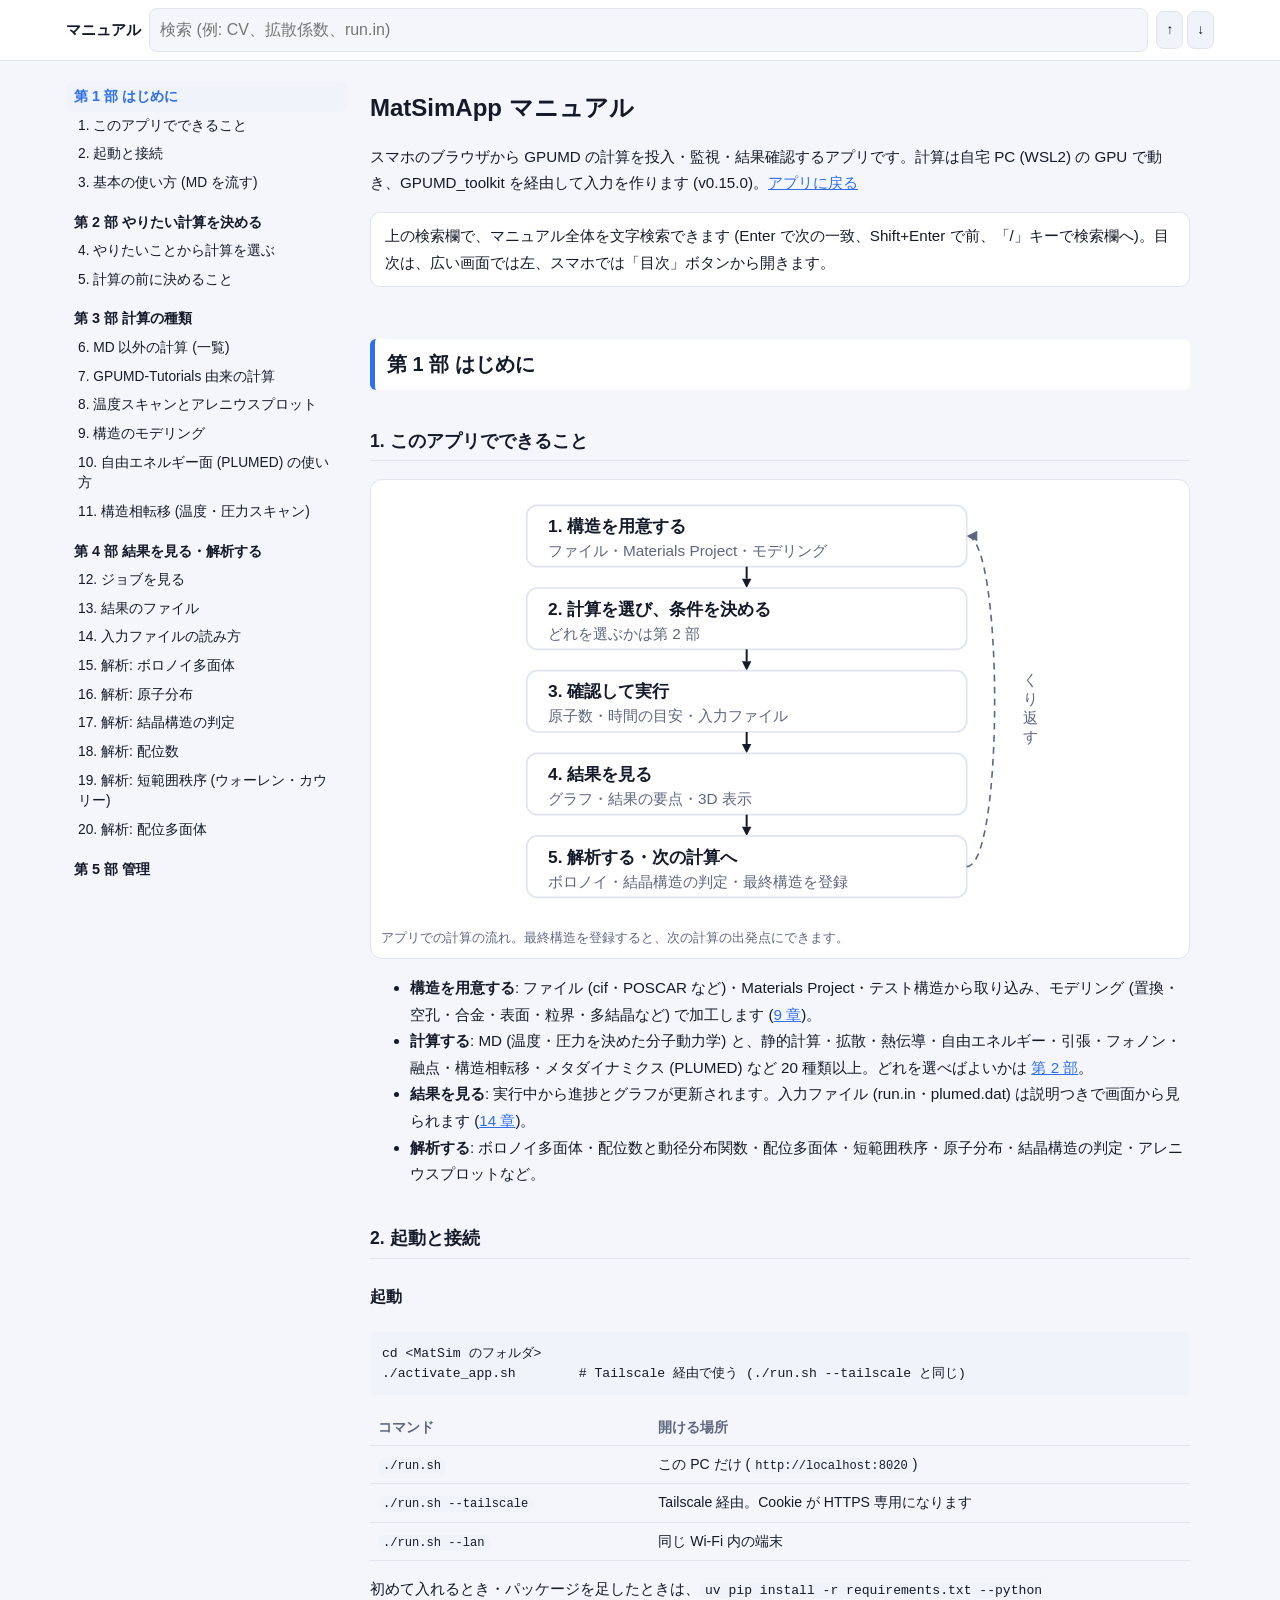
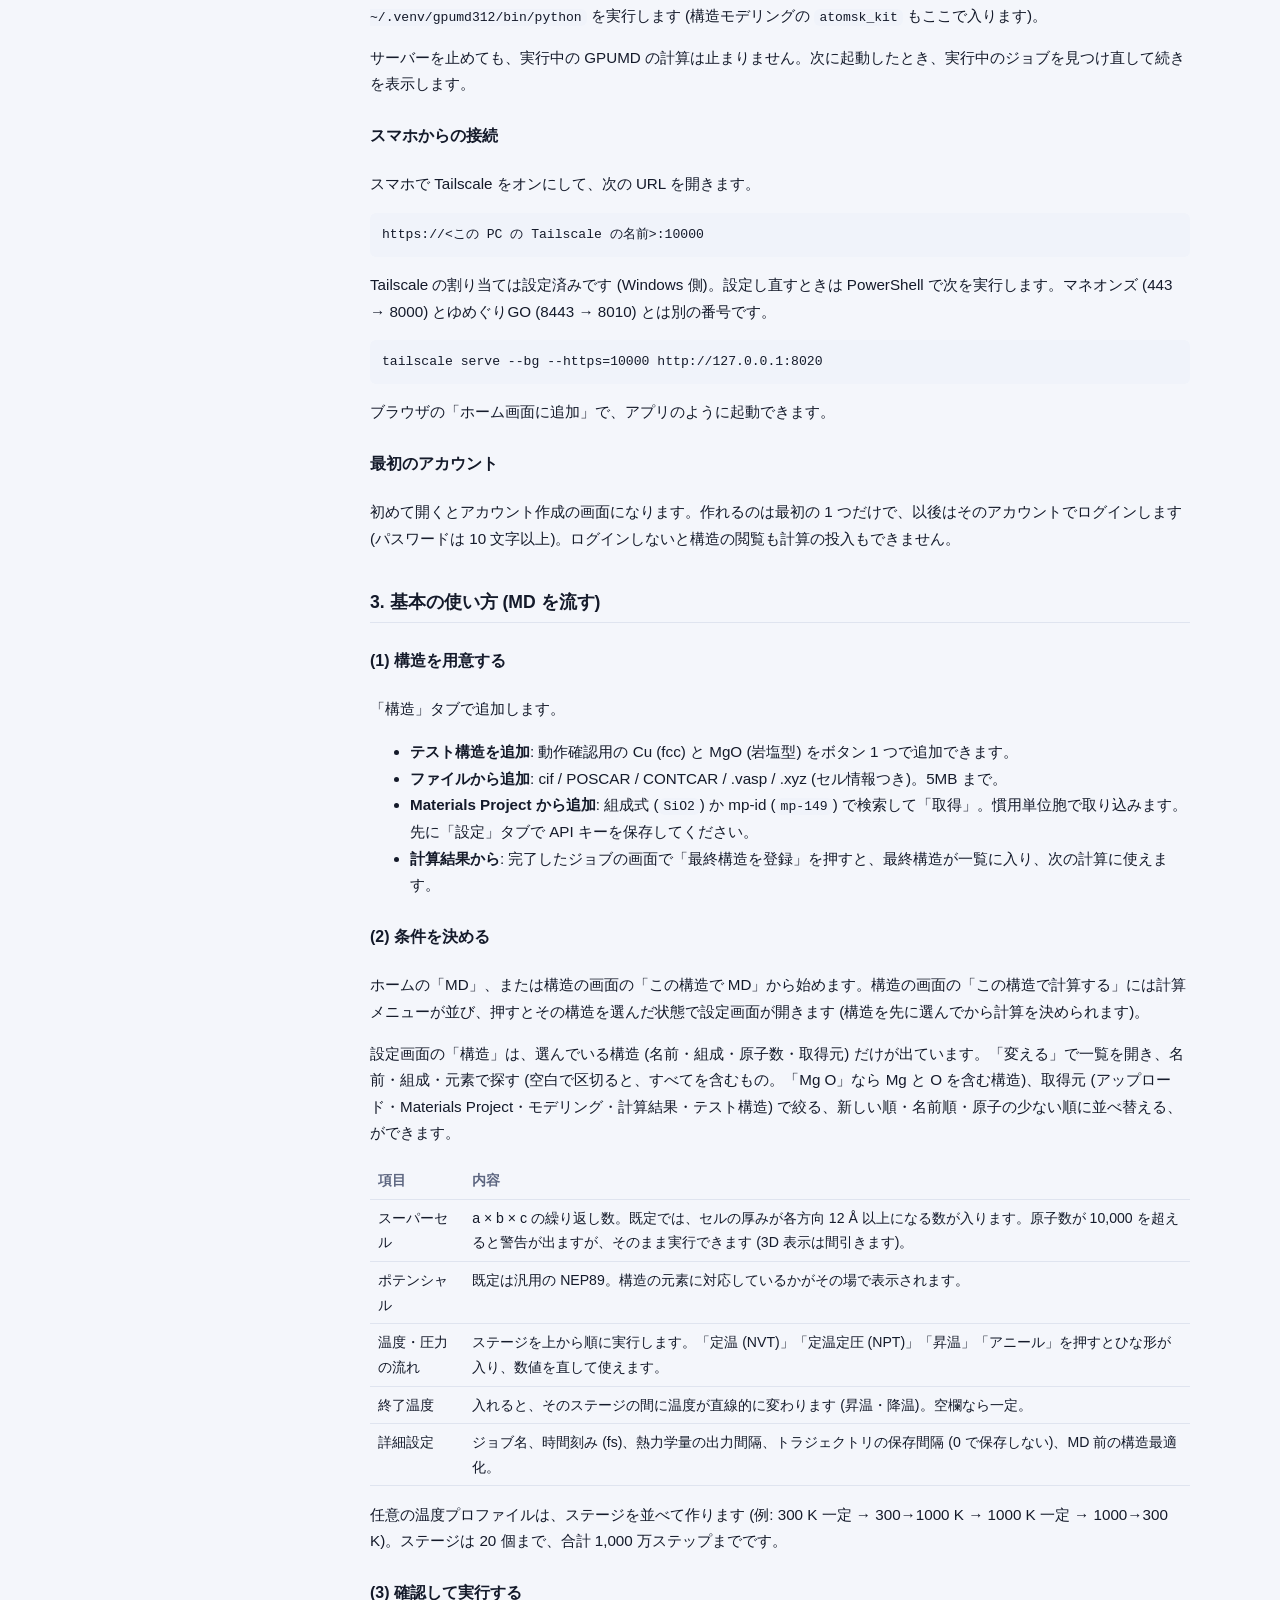
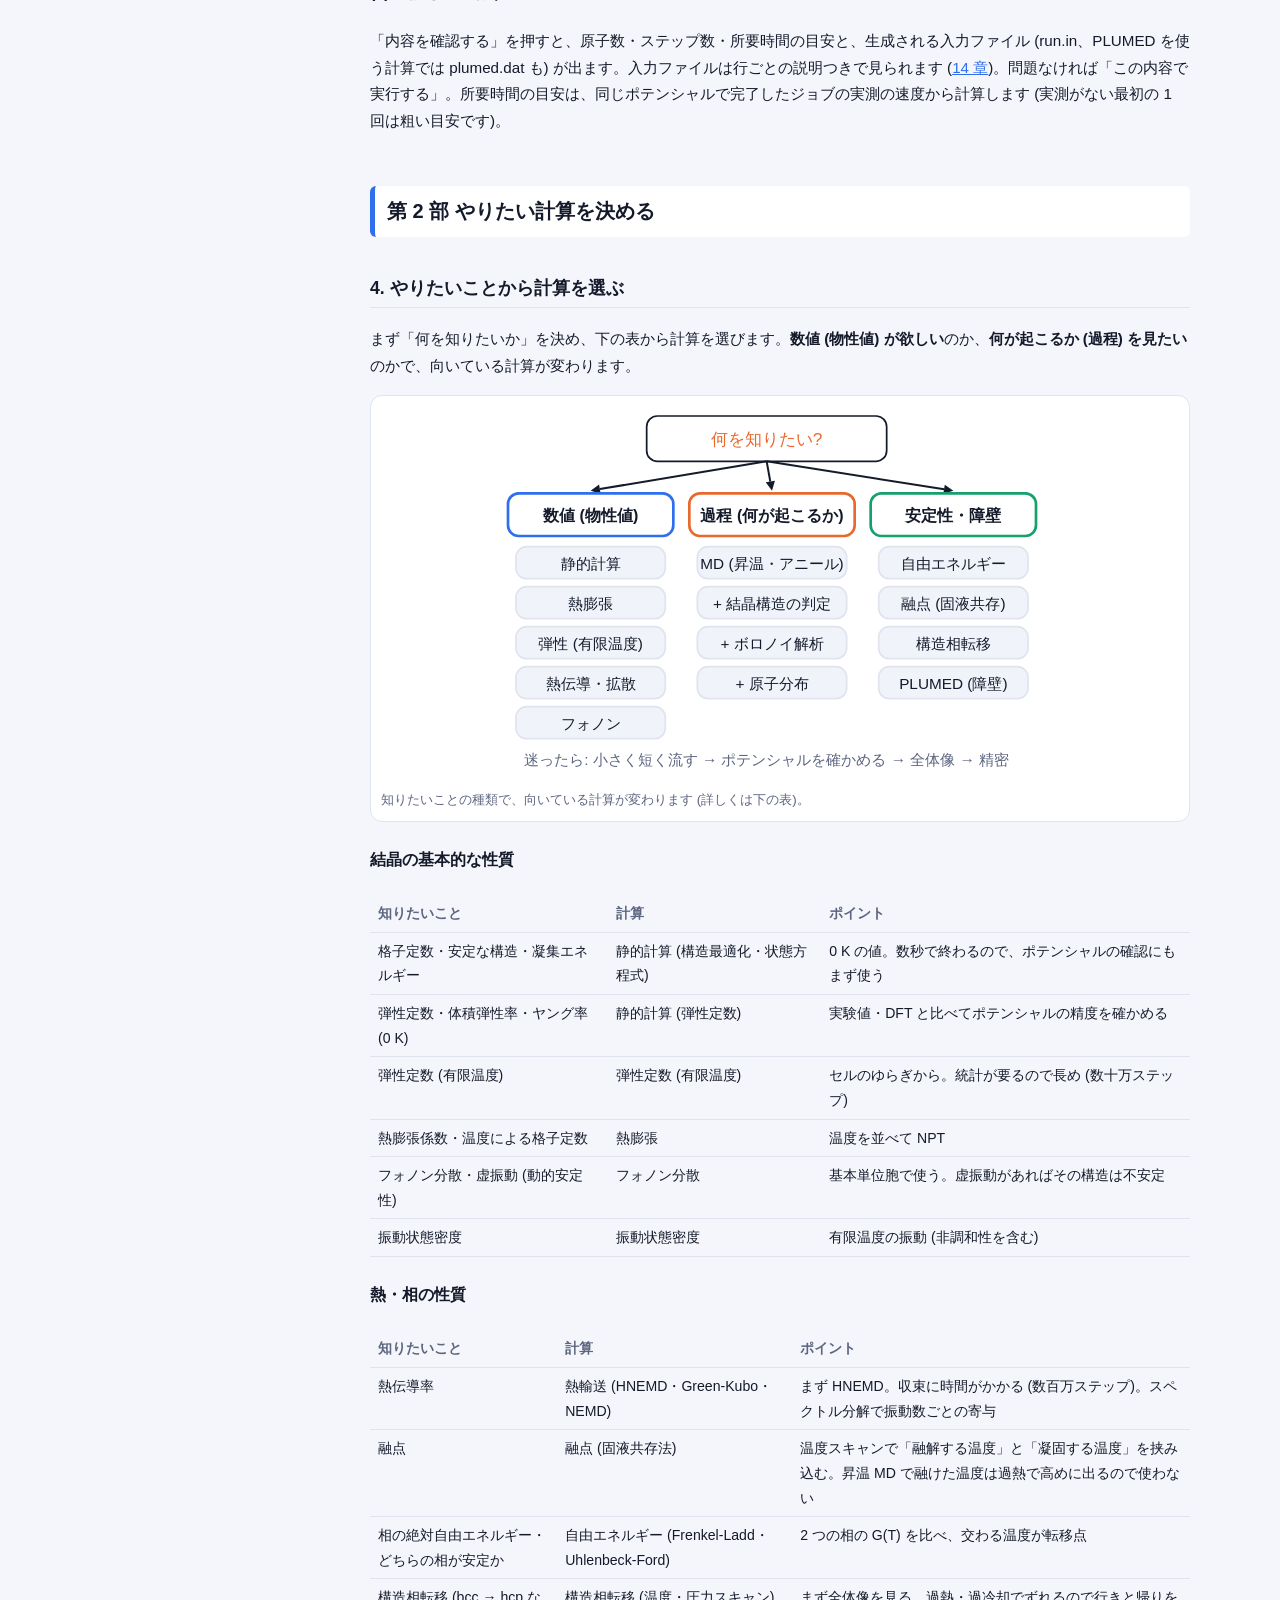
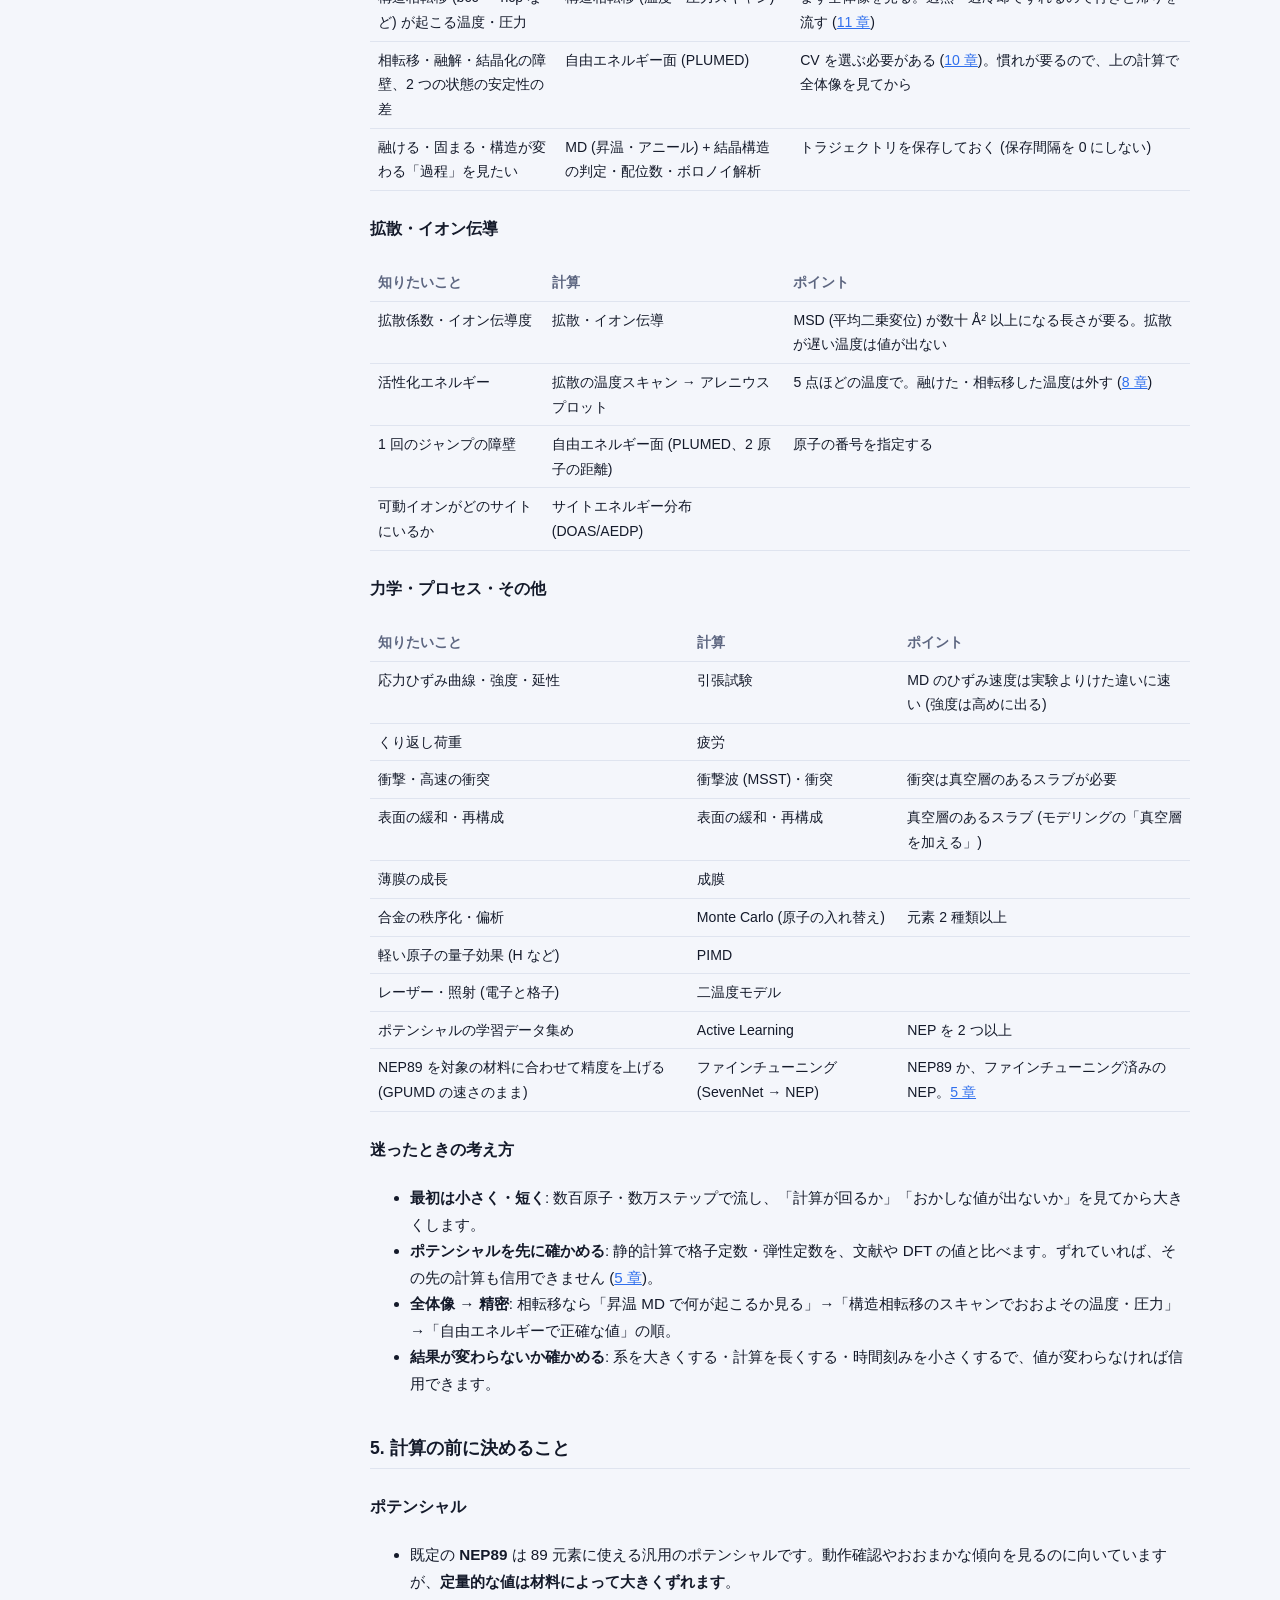
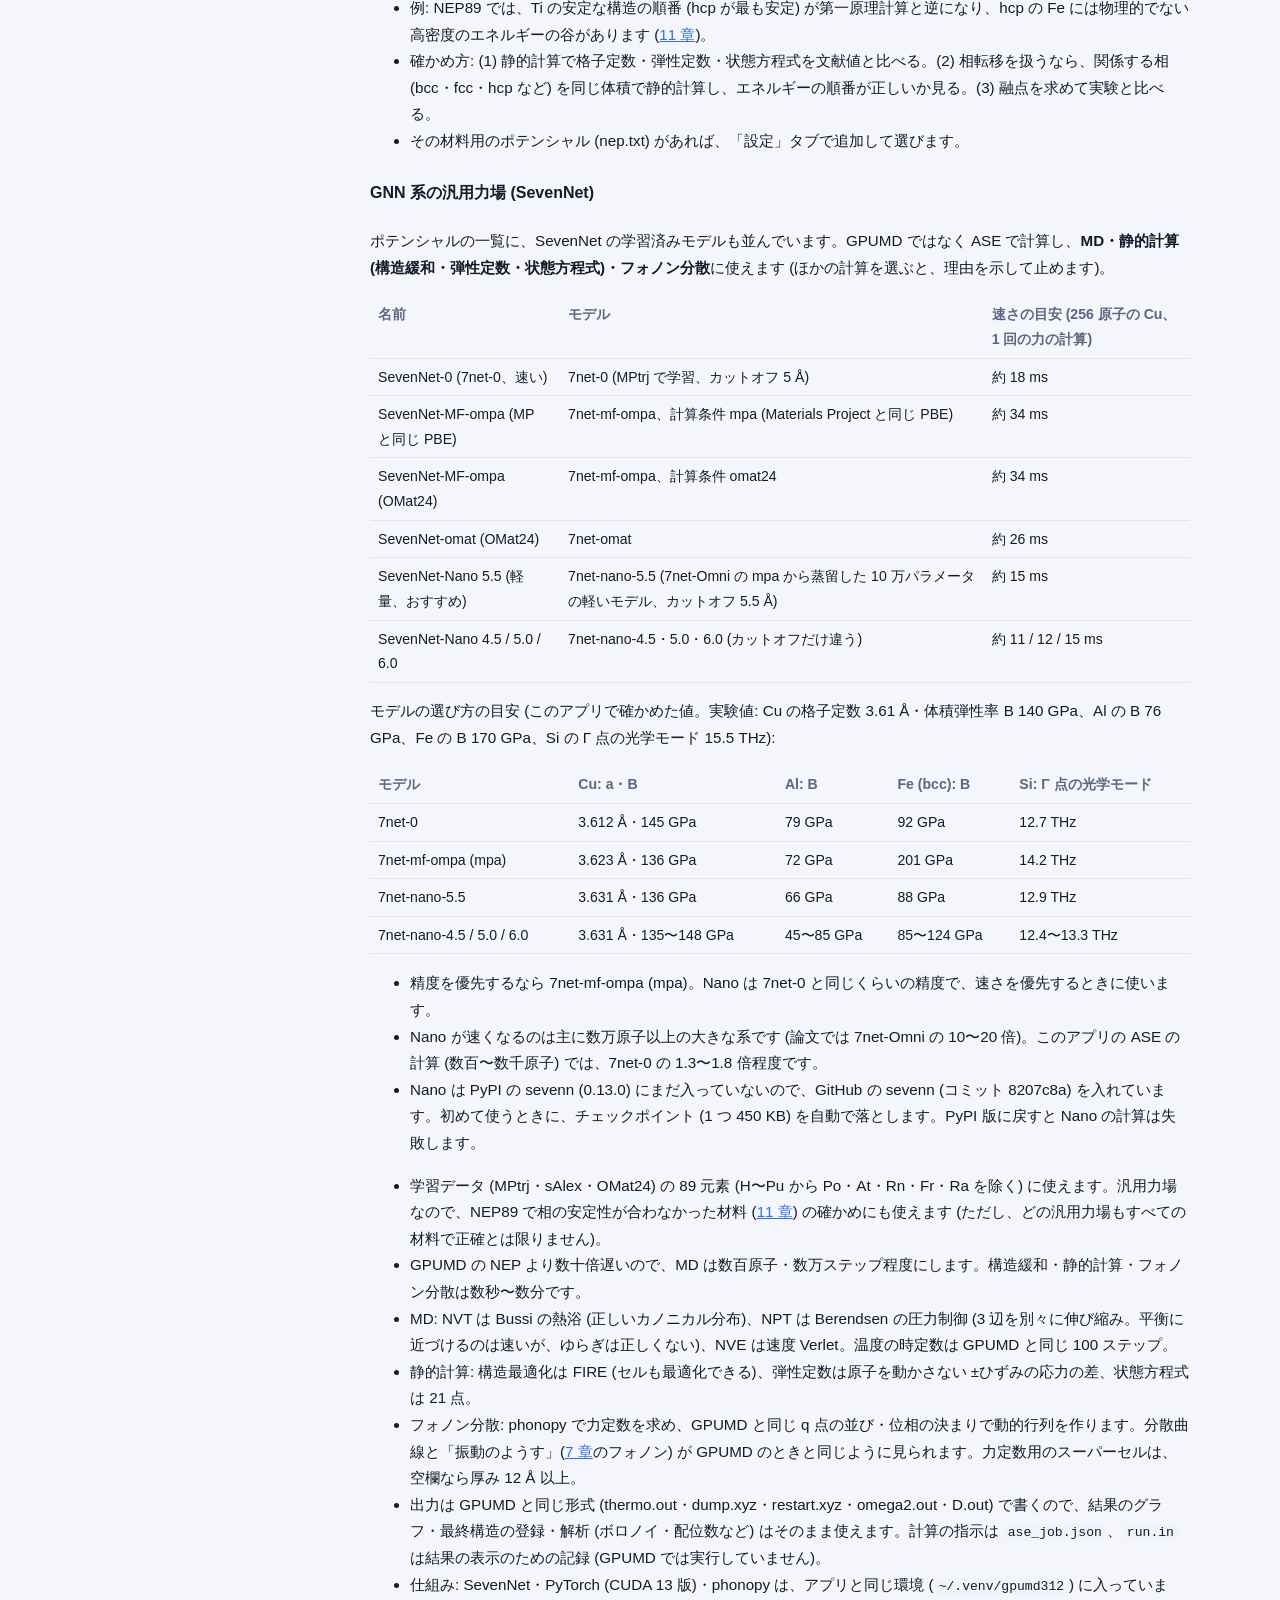
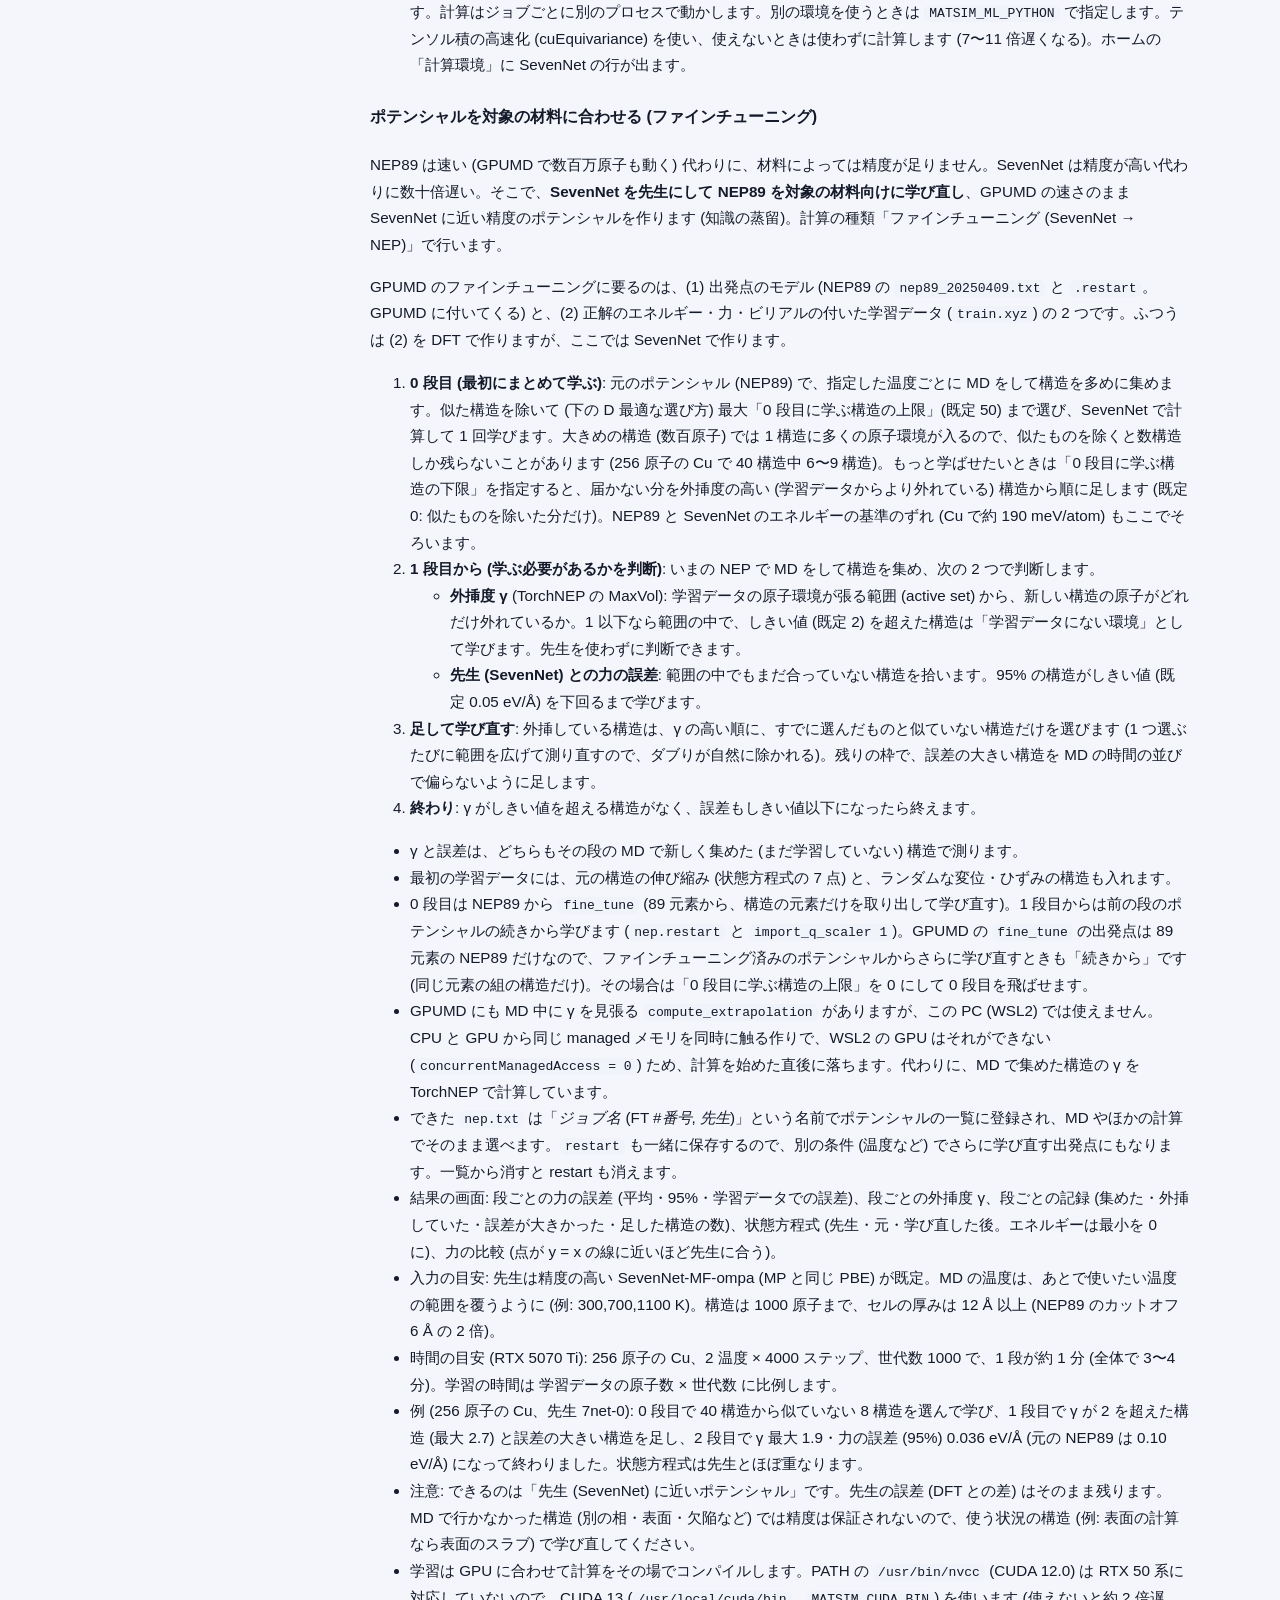
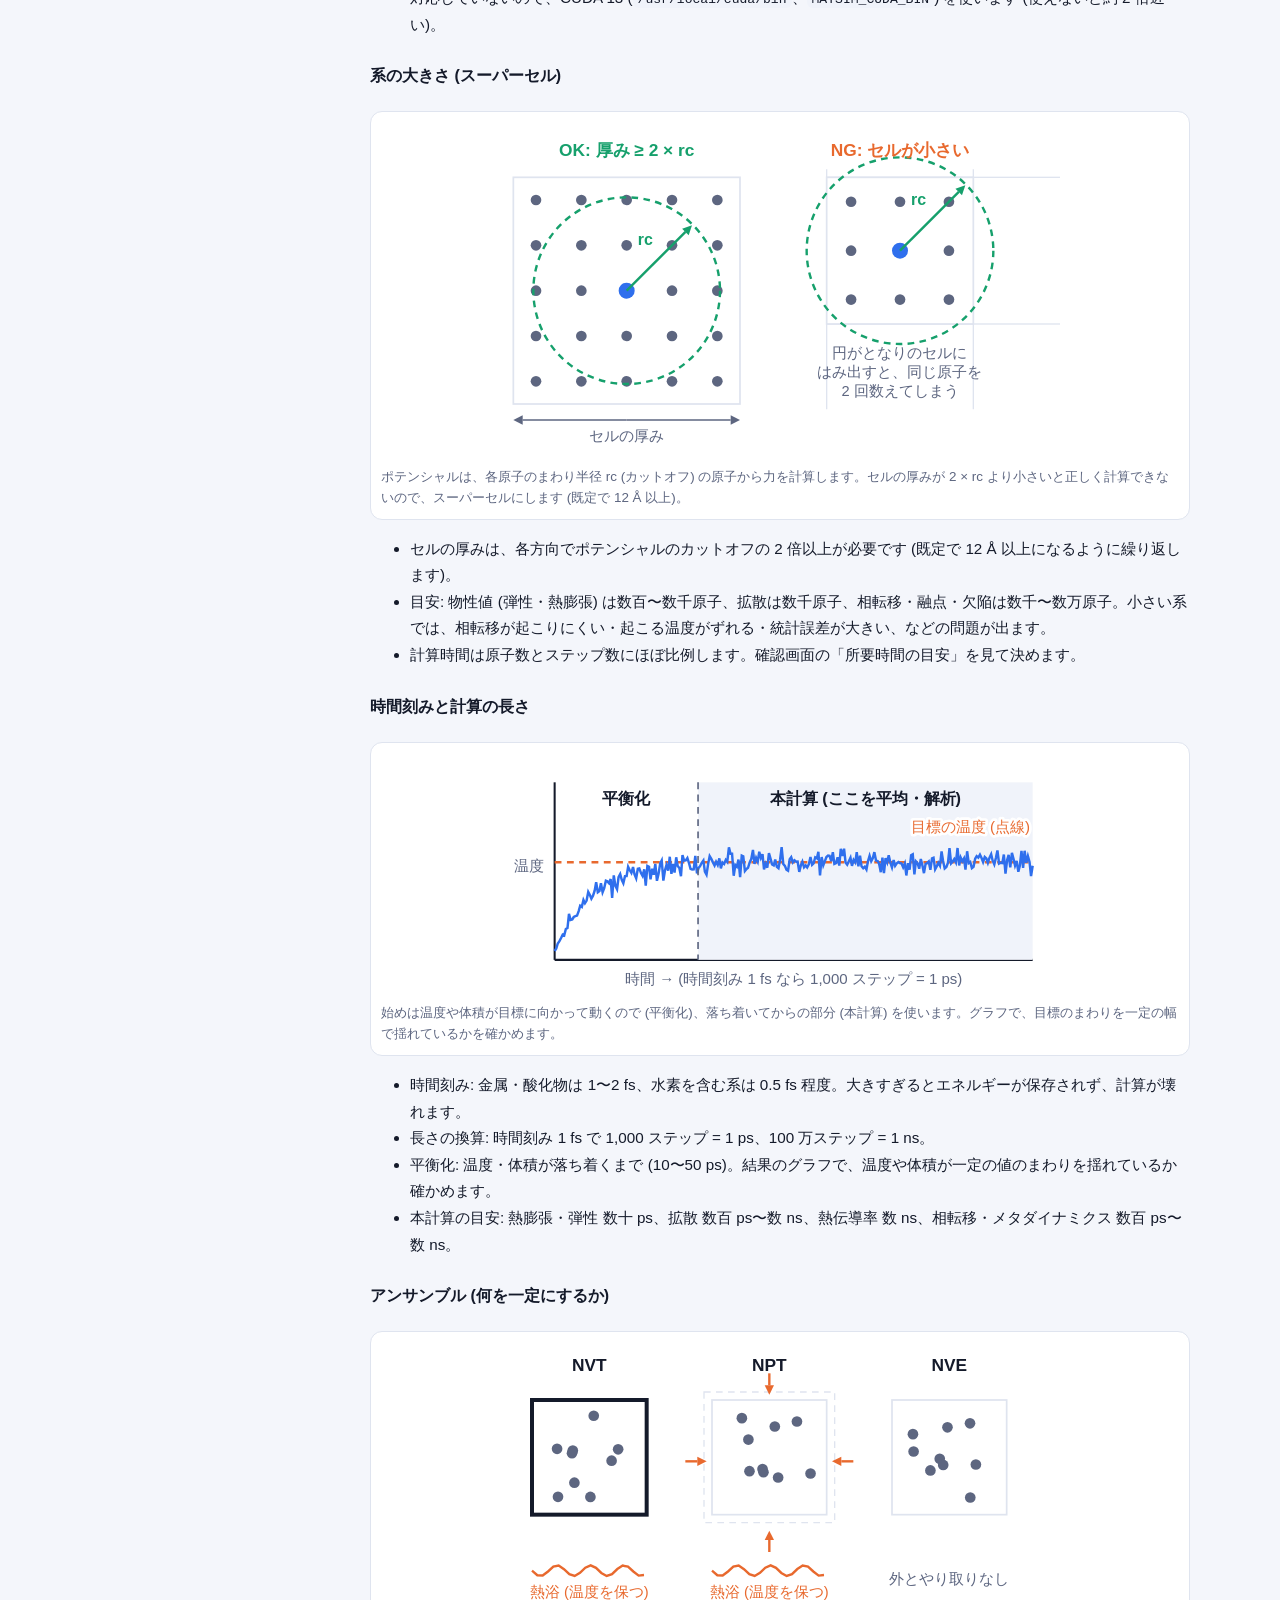
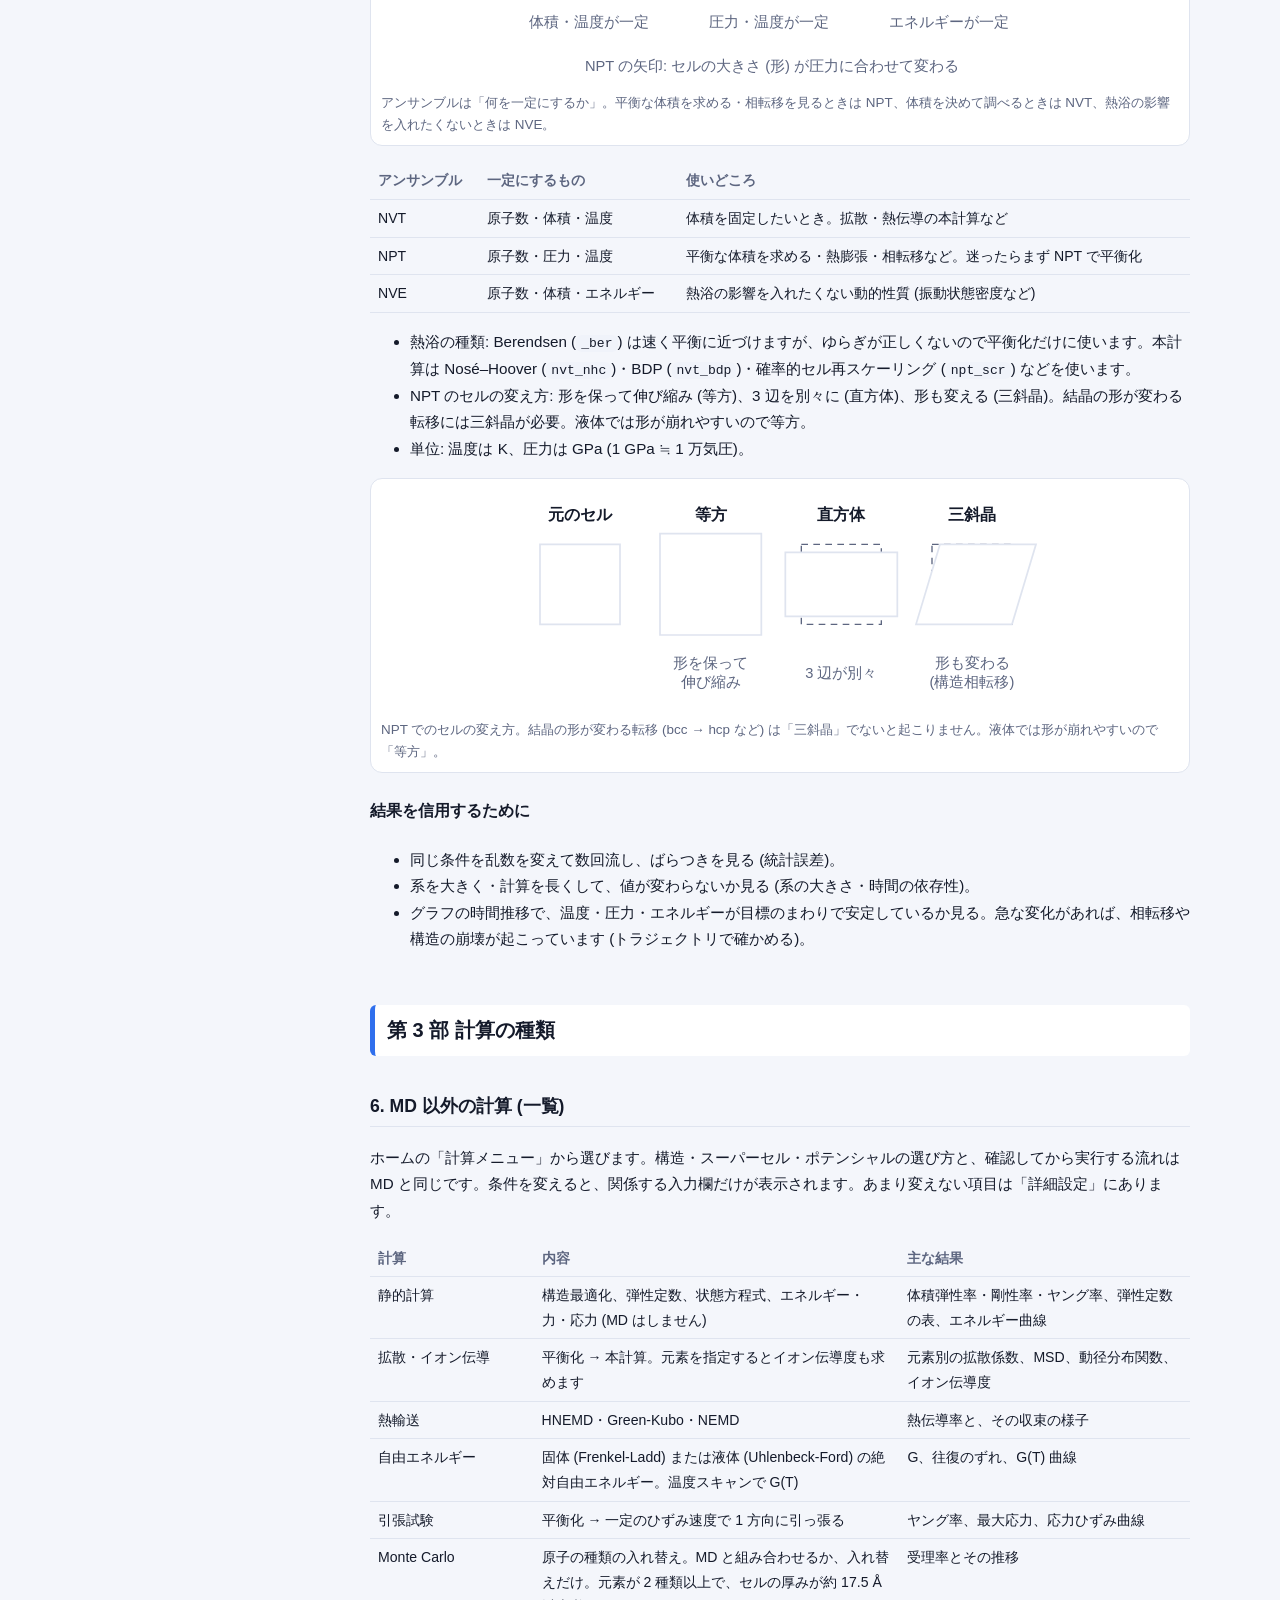
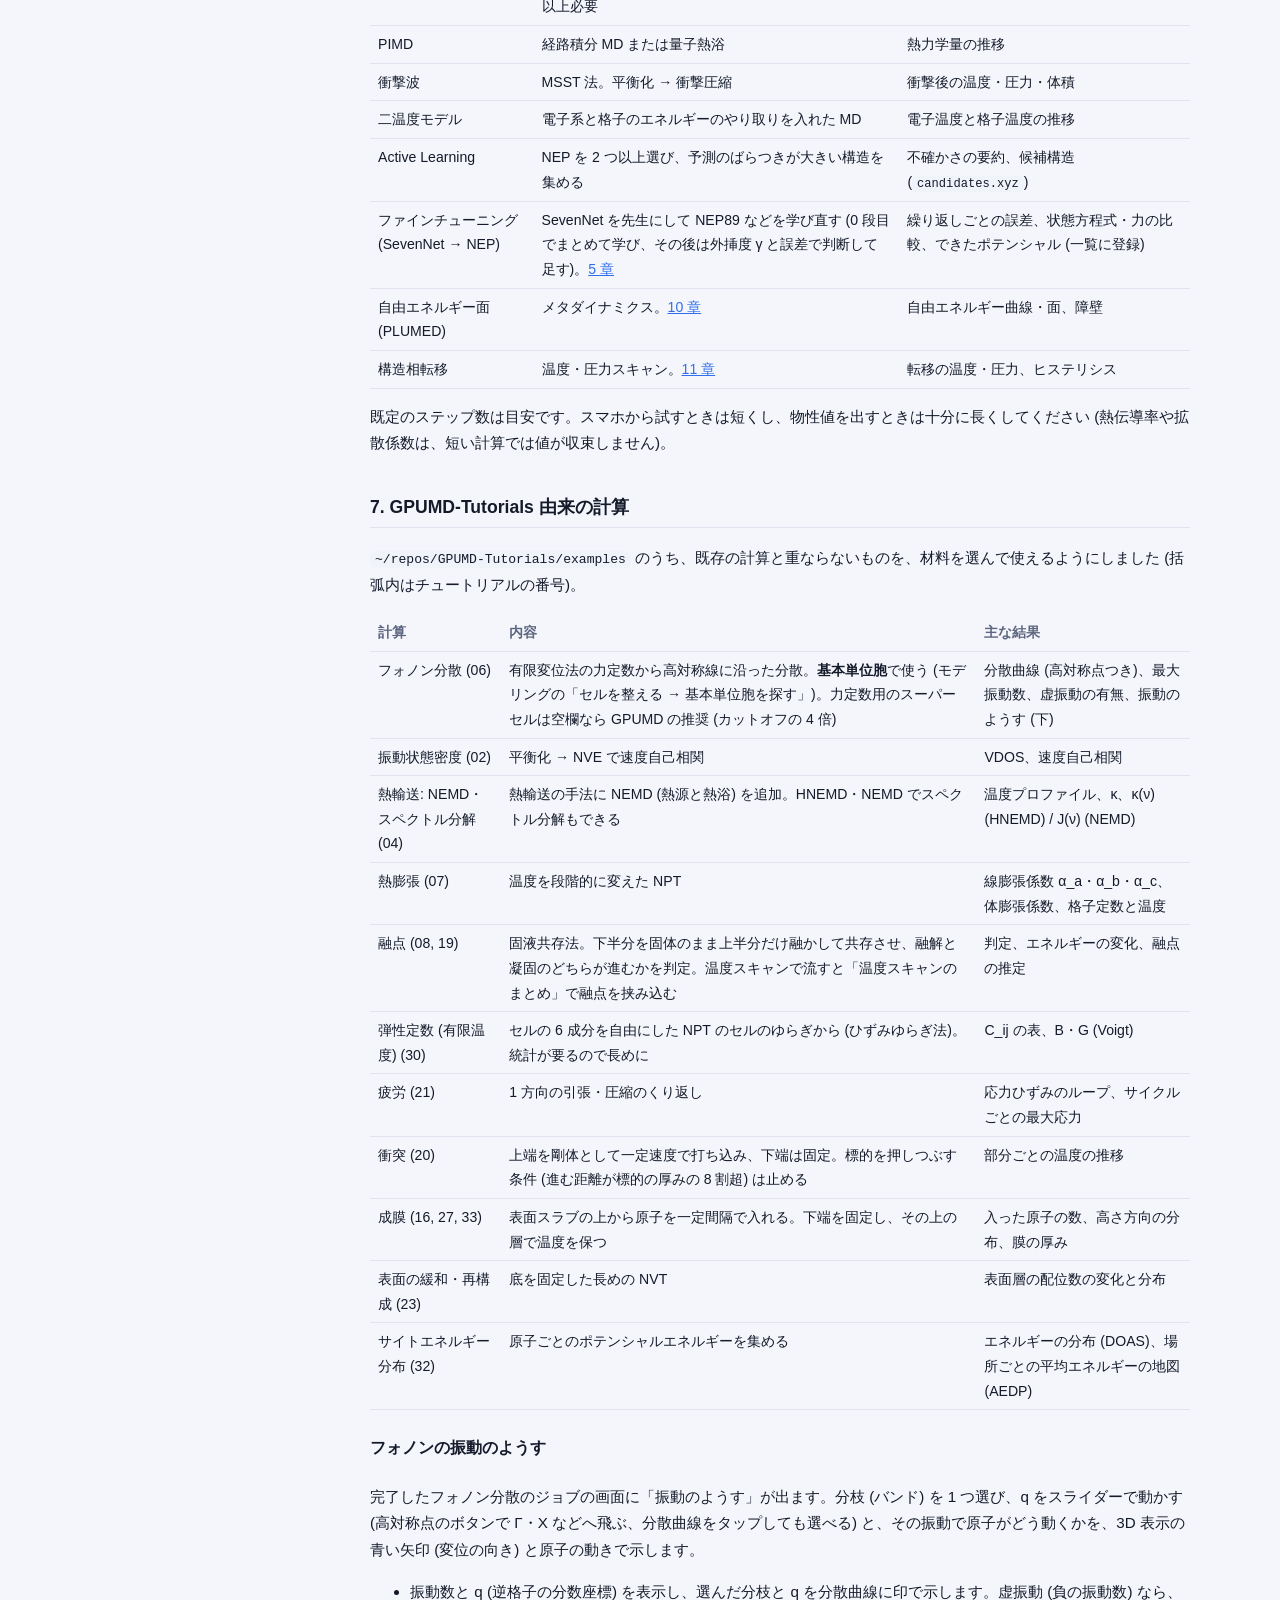
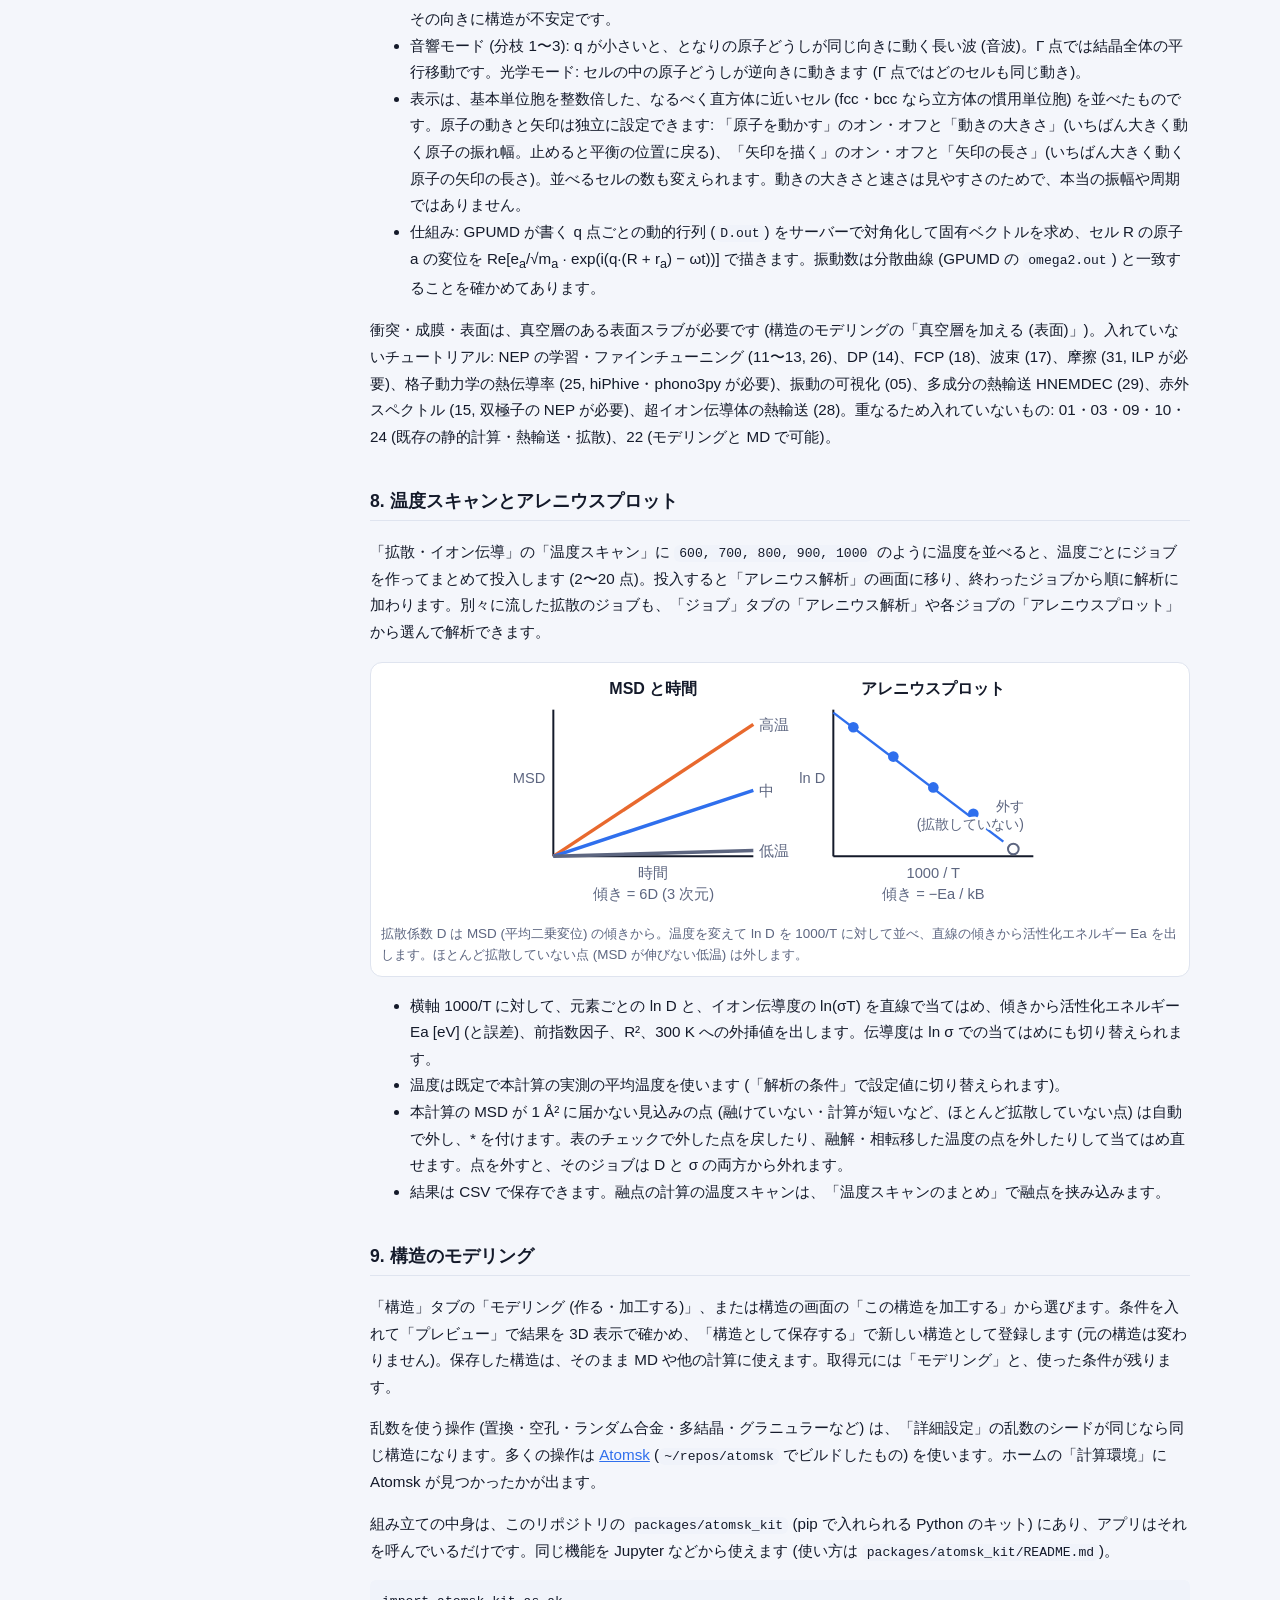
<file: packages/matsimapp/src/matsimapp/docs/manual.html>
<!doctype html>
<html lang="ja">
<head>
<meta charset="utf-8">
<meta name="viewport" content="width=device-width, initial-scale=1">
<title>MatSimApp マニュアル</title>
<link rel="icon" href="/icons/icon-192.png">
<style>
  :root { --bg: #f4f6fb; --card: #fff; --text: #141a2a; --muted: #5d6680; --line: #dfe4ef; --accent: #2f6fed; --code: #f0f3fa;
          --hit: #ffe58a; --hit-now: #ff9f43; --tip: #e9f7ef; --tip-line: #9fd8b5; --warn: #fff4e5; --warn-line: #f3c98b; }
  @media (prefers-color-scheme: dark) { :root { --bg: #0e1320; --card: #171d2e; --text: #e9edf7; --muted: #9aa4be; --line: #283047; --accent: #6c9bff; --code: #1e2539;
          --hit: #7a6413; --hit-now: #b5560f; --tip: #15301f; --tip-line: #2f6b45; --warn: #36290f; --warn-line: #7a5a1c; } }
  * { box-sizing: border-box; }
  html { scroll-padding-top: 72px; }
  body { margin: 0; background: var(--bg); color: var(--text); font-family: -apple-system, "Hiragino Sans", "Noto Sans JP", "Segoe UI", sans-serif; line-height: 1.75; }
  /* 上の帯: 目次ボタン・検索 */
  .topbar { position: sticky; top: 0; z-index: 20; background: var(--card); border-bottom: 1px solid var(--line); }
  .topbar-inner { display: flex; align-items: center; gap: 8px; max-width: 1180px; margin: 0 auto; padding: 8px 16px; }
  .topbar a.home { font-weight: 700; color: var(--text); text-decoration: none; white-space: nowrap; font-size: .95rem; }
  #toc-toggle { font: inherit; font-size: .88rem; padding: 6px 12px; border: 1px solid var(--line); border-radius: 8px; background: var(--code); color: var(--text); cursor: pointer; }
  .searchbar { position: relative; flex: 1; display: flex; align-items: center; gap: 4px; min-width: 0; }
  #search { flex: 1; min-width: 0; font: inherit; font-size: 16px; padding: 7px 10px; border: 1px solid var(--line); border-radius: 8px; background: var(--bg); color: var(--text); }
  .searchbar button { font: inherit; font-size: .85rem; padding: 6px 9px; border: 1px solid var(--line); border-radius: 8px; background: var(--code); color: var(--text); cursor: pointer; }
  #search-count { font-size: .78rem; color: var(--muted); white-space: nowrap; }
  #search-results { position: absolute; top: 44px; left: 0; right: 0; max-height: 60vh; overflow: auto; margin: 0; padding: 6px; list-style: none;
                    background: var(--card); border: 1px solid var(--line); border-radius: 10px; box-shadow: 0 8px 24px rgba(0,0,0,.15); }
  #search-results button { display: block; width: 100%; text-align: left; font: inherit; border: 0; background: none; color: var(--text); padding: 8px; border-radius: 8px; cursor: pointer; }
  #search-results button:hover, #search-results button:focus-visible { background: var(--code); }
  #search-results strong { display: block; font-size: .86rem; }
  #search-results span { display: block; font-size: .78rem; color: var(--muted); }
  mark.hit { background: var(--hit); color: inherit; border-radius: 3px; }
  mark.hit.now { background: var(--hit-now); }
  /* 目次と本文 */
  .layout { max-width: 1180px; margin: 0 auto; display: flex; gap: 24px; padding: 0 16px; }
  #toc { display: none; }
  #toc.open { display: block; position: fixed; inset: 53px 0 0 0; z-index: 15; overflow: auto; background: var(--card); padding: 12px 16px 40px; }
  #toc ul { list-style: none; margin: 0; padding: 0; }
  #toc .toc-part > a { font-weight: 700; margin-top: 10px; }
  #toc .toc-part ul a { padding-left: 12px; font-size: .86rem; }
  #toc a { display: block; padding: 4px 8px; border-radius: 6px; color: var(--text); text-decoration: none; font-size: .9rem; line-height: 1.5; }
  #toc a:hover { background: var(--code); }
  #toc a.current { background: var(--code); color: var(--accent); font-weight: 600; }
  @media (max-width: 600px) {
    .topbar-inner { flex-wrap: wrap; }
    .searchbar { flex-basis: 100%; order: 3; }
    html { scroll-padding-top: 116px; }
    #toc.open { inset: 98px 0 0 0; }
  }
  @media (min-width: 1000px) {
    #toc-toggle { display: none; }
    /* inset でスマホ用の位置を消すと top も消えるので、inset の中で上からの位置を決める */
    #toc, #toc.open { display: block; position: sticky; inset: 64px auto auto auto; align-self: flex-start; width: 280px; flex: none;
                      max-height: calc(100vh - 80px); overflow: auto; padding: 8px 0 40px; background: none; }
  }
  main { flex: 1; min-width: 0; max-width: 820px; padding: 16px 0 80px; }
  h1 { font-size: 1.5rem; margin: .4em 0; }
  h2 { font-size: 1.25rem; margin-top: 2.6em; padding: 8px 12px; background: var(--card); border-left: 5px solid var(--accent); border-radius: 6px; }
  h3 { font-size: 1.1rem; margin-top: 2em; border-bottom: 1px solid var(--line); padding-bottom: 4px; }
  h4 { font-size: 1rem; margin-top: 1.5em; }
  a { color: var(--accent); } p, li { font-size: .95rem; }
  code, pre { font-family: ui-monospace, Menlo, Consolas, monospace; background: var(--code); border-radius: 6px; }
  code { padding: 1px 5px; font-size: .86em; } pre { padding: 12px; overflow-x: auto; font-size: .82rem; line-height: 1.5; }
  table { border-collapse: collapse; width: 100%; font-size: .88rem; } th, td { border-bottom: 1px solid var(--line); padding: 6px 8px; text-align: left; vertical-align: top; }
  th { color: var(--muted); font-weight: 600; } .scroll { overflow-x: auto; }
  .note { background: var(--card); border: 1px solid var(--line); border-radius: 10px; padding: 10px 14px; }
  .tip { background: var(--tip); border: 1px solid var(--tip-line); border-radius: 10px; padding: 10px 14px; }
  .warn { background: var(--warn); border: 1px solid var(--warn-line); border-radius: 10px; padding: 10px 14px; }
  .tip > :first-child, .warn > :first-child, .note > :first-child { margin-top: 0; } .tip > :last-child, .warn > :last-child, .note > :last-child { margin-bottom: 0; }
  details.box { background: var(--card); border: 1px solid var(--line); border-radius: 10px; padding: 8px 14px; margin: 10px 0; }
  details.box summary { cursor: pointer; font-weight: 600; }
  .flow { display: flex; flex-wrap: wrap; gap: 6px; align-items: center; font-size: .88rem; }
  .flow span { background: var(--card); border: 1px solid var(--line); border-radius: 8px; padding: 4px 10px; }
  .flow b { color: var(--muted); font-weight: 400; }
  /* ---- 概念図 (tools/figures.py が作るインラインの SVG) ---- */
  :root { --fa: #2f6fed; --fb: #e8692e; --fc: #16a06c; }
  @media (prefers-color-scheme: dark) { :root { --fa: #6c9bff; --fb: #ff8a50; --fc: #3fcf95; } }
  .fig { margin: 16px 0; background: var(--card); border: 1px solid var(--line); border-radius: 12px; padding: 12px 10px 10px; }
  .fig svg { display: block; width: 100%; max-width: 560px; height: auto; margin: 0 auto; }
  .fig figcaption { font-size: .84rem; color: var(--muted); margin-top: 8px; line-height: 1.6; }
  .fig text { fill: var(--text); font-size: 13px; font-family: inherit; }
  .fig text.m { fill: var(--muted); } .fig text.a { fill: var(--fa); } .fig text.b { fill: var(--fb); } .fig text.c { fill: var(--fc); }
  .fig text.w { fill: #fff; paint-order: stroke; stroke: rgba(0,0,0,.45); stroke-width: 3px; }
  .fig text.halo { paint-order: stroke; stroke: var(--card); stroke-width: 4px; stroke-linejoin: round; }
  .fig text.mono { font-family: ui-monospace, Menlo, Consolas, monospace; }
  .fig .ln { stroke: var(--text); stroke-width: 1.5; fill: none; } .fig .lm { stroke: var(--muted); stroke-width: 1.2; fill: none; }
  .fig .la { stroke: var(--fa); stroke-width: 1.8; fill: none; } .fig .lb { stroke: var(--fb); stroke-width: 1.8; fill: none; }
  .fig .lc { stroke: var(--fc); stroke-width: 1.8; fill: none; } .fig .lw { stroke: #fff; stroke-width: 2; fill: none; }
  .fig .thick { stroke-width: 2.6; } .fig .dash { stroke-dasharray: 5 4; }
  .fig .fl { fill: var(--text); } .fig .flm { fill: var(--muted); }
  .fig .bx { fill: var(--card); stroke: var(--line); stroke-width: 1.3; } .fig .bx.soft { fill: var(--code); }
  .fig .bx.strong { stroke: var(--text); } .fig .bx.thick { stroke: var(--text); stroke-width: 3; }
  .fig .fa-edge { stroke: var(--fa); stroke-width: 2; } .fig .fb-edge { stroke: var(--fb); stroke-width: 2; } .fig .fc-edge { stroke: var(--fc); stroke-width: 2; }
  .fig .ghost { fill: none; stroke: var(--line); stroke-width: 1; } .fig .ghost-l { fill: none; stroke: var(--muted); stroke-width: 1; }
  .fig .atom { fill: var(--muted); } .fig .hollow { fill: none; stroke: var(--muted); stroke-width: 1.5; }
  .fig .fa { fill: var(--fa); } .fig .fb { fill: var(--fb); } .fig .fc { fill: var(--fc); }
  .fig .band { fill: var(--code); } .fig .hill { fill: var(--fb); fill-opacity: .35; stroke: none; }
  .fig .frame { fill: none; stroke: var(--line); }
  .fig .shade-a { fill: var(--fa); fill-opacity: .16; stroke: none; }
  .fig .solid { fill-opacity: .35; stroke-width: 1.5; } .fig .solid.fa { stroke: var(--fa); } .fig .solid.fb { stroke: var(--fb); } .fig .solid.fc { stroke: var(--fc); }
  .fig .vcell { fill: none; stroke: var(--line); stroke-width: 1.2; } .fig .vcell.hi { fill: var(--fa); fill-opacity: .18; stroke: var(--fa); stroke-width: 2; }
  .fig .cont { stroke: none; } .fig .s1 { fill: #1d3c8f; } .fig .s2 { fill: #2b58b5; } .fig .s3 { fill: #3d7bd0; } .fig .s4 { fill: #5c9be0; }
  .fig .s5 { fill: #86b8ea; } .fig .s6 { fill: #b3d2f2; } .fig .s7 { fill: #dbe9f8; } .fig .s8 { fill: #eef4fb; }
</style>
</head>
<body>
<header class="topbar">
  <div class="topbar-inner">
    <a class="home" href="#top">マニュアル</a>
    <button id="toc-toggle" type="button" aria-controls="toc" aria-expanded="false">目次</button>
    <div class="searchbar" role="search">
      <input id="search" type="search" placeholder="検索 (例: CV、拡散係数、run.in)" aria-label="マニュアルの中を検索" autocomplete="off">
      <span id="search-count" aria-live="polite"></span>
      <button id="search-prev" type="button" aria-label="前の一致">↑</button>
      <button id="search-next" type="button" aria-label="次の一致">↓</button>
      <button id="search-clear" type="button" aria-label="検索を消す" hidden>✕</button>
      <ul id="search-results" hidden></ul>
    </div>
  </div>
</header>
<div class="layout">
<nav id="toc" aria-label="目次"><ul id="toc-list"></ul></nav>
<main id="top">
<h1>MatSimApp マニュアル</h1>
<p>スマホのブラウザから GPUMD の計算を投入・監視・結果確認するアプリです。計算は自宅 PC (WSL2) の GPU で動き、GPUMD_toolkit を経由して入力を作ります (v0.15.0)。<a href="/">アプリに戻る</a></p>
<p class="note">上の検索欄で、マニュアル全体を文字検索できます (Enter で次の一致、Shift+Enter で前、「/」キーで検索欄へ)。目次は、広い画面では左、スマホでは「目次」ボタンから開きます。</p>

<!-- ======================================================================= -->
<h2>第 1 部 はじめに</h2>

<h3>1. このアプリでできること</h3>
<figure class="fig" data-fig="flow"><svg viewBox="0 0 420 320" role="img" aria-label="計算の流れ"><rect x="20.0" y="10.0" width="330.0" height="46.0" rx="8" class="bx"/><text x="36.0" y="30.0" text-anchor="start" style="font-weight:700">1. 構造を用意する</text><text x="36.0" y="48.0" text-anchor="start" class="m" style="font-size:11.5px">ファイル・Materials Project・モデリング</text><line x1="185.0" y1="56.0" x2="185.0" y2="65.0" class="ln"/><polygon points="185.0,72.0 188.5,65.0 181.5,65.0" class="fl"/><rect x="20.0" y="72.0" width="330.0" height="46.0" rx="8" class="bx"/><text x="36.0" y="92.0" text-anchor="start" style="font-weight:700">2. 計算を選び、条件を決める</text><text x="36.0" y="110.0" text-anchor="start" class="m" style="font-size:11.5px">どれを選ぶかは第 2 部</text><line x1="185.0" y1="118.0" x2="185.0" y2="127.0" class="ln"/><polygon points="185.0,134.0 188.5,127.0 181.5,127.0" class="fl"/><rect x="20.0" y="134.0" width="330.0" height="46.0" rx="8" class="bx"/><text x="36.0" y="154.0" text-anchor="start" style="font-weight:700">3. 確認して実行</text><text x="36.0" y="172.0" text-anchor="start" class="m" style="font-size:11.5px">原子数・時間の目安・入力ファイル</text><line x1="185.0" y1="180.0" x2="185.0" y2="189.0" class="ln"/><polygon points="185.0,196.0 188.5,189.0 181.5,189.0" class="fl"/><rect x="20.0" y="196.0" width="330.0" height="46.0" rx="8" class="bx"/><text x="36.0" y="216.0" text-anchor="start" style="font-weight:700">4. 結果を見る</text><text x="36.0" y="234.0" text-anchor="start" class="m" style="font-size:11.5px">グラフ・結果の要点・3D 表示</text><line x1="185.0" y1="242.0" x2="185.0" y2="251.0" class="ln"/><polygon points="185.0,258.0 188.5,251.0 181.5,251.0" class="fl"/><rect x="20.0" y="258.0" width="330.0" height="46.0" rx="8" class="bx"/><text x="36.0" y="278.0" text-anchor="start" style="font-weight:700">5. 解析する・次の計算へ</text><text x="36.0" y="296.0" text-anchor="start" class="m" style="font-size:11.5px">ボロノイ・結晶構造の判定・最終構造を登録</text><path d="M350,281 C378,281 378,33 350,33" class="lm dash"/><polygon points="350,33 358,29 358,37" class="flm"/><text text-anchor="middle" class="m" style="font-size:11px"><tspan x="398.0" y="144.6">く</tspan><tspan x="398.0" y="158.9">り</tspan><tspan x="398.0" y="173.2">返</tspan><tspan x="398.0" y="187.5">す</tspan></text></svg><figcaption>アプリでの計算の流れ。最終構造を登録すると、次の計算の出発点にできます。</figcaption></figure>
<ul>
<li><b>構造を用意する</b>: ファイル (cif・POSCAR など)・Materials Project・テスト構造から取り込み、モデリング (置換・空孔・合金・表面・粒界・多結晶など) で加工します (<a href="#ch-modeling">9 章</a>)。</li>
<li><b>計算する</b>: MD (温度・圧力を決めた分子動力学) と、静的計算・拡散・熱伝導・自由エネルギー・引張・フォノン・融点・構造相転移・メタダイナミクス (PLUMED) など 20 種類以上。どれを選べばよいかは <a href="#ch-choose">第 2 部</a>。</li>
<li><b>結果を見る</b>: 実行中から進捗とグラフが更新されます。入力ファイル (run.in・plumed.dat) は説明つきで画面から見られます (<a href="#ch-inputs">14 章</a>)。</li>
<li><b>解析する</b>: ボロノイ多面体・配位数と動径分布関数・配位多面体・短範囲秩序・原子分布・結晶構造の判定・アレニウスプロットなど。</li>
</ul>

<h3>2. 起動と接続</h3>
<h4>起動</h4>
<pre>cd &lt;MatSim のフォルダ&gt;
./activate_app.sh        # Tailscale 経由で使う (./run.sh --tailscale と同じ)</pre>
<div class="scroll"><table>
<tr><th>コマンド</th><th>開ける場所</th></tr>
<tr><td><code>./run.sh</code></td><td>この PC だけ (<code>http://localhost:8020</code>)</td></tr>
<tr><td><code>./run.sh --tailscale</code></td><td>Tailscale 経由。Cookie が HTTPS 専用になります</td></tr>
<tr><td><code>./run.sh --lan</code></td><td>同じ Wi-Fi 内の端末</td></tr>
</table></div>
<p>初めて入れるとき・パッケージを足したときは、<code>uv pip install -r requirements.txt --python ~/.venv/gpumd312/bin/python</code> を実行します (構造モデリングの <code>atomsk_kit</code> もここで入ります)。</p>
<p>サーバーを止めても、実行中の GPUMD の計算は止まりません。次に起動したとき、実行中のジョブを見つけ直して続きを表示します。</p>
<h4>スマホからの接続</h4>
<p>スマホで Tailscale をオンにして、次の URL を開きます。</p>
<pre>https://&lt;この PC の Tailscale の名前&gt;:10000</pre>
<p>Tailscale の割り当ては設定済みです (Windows 側)。設定し直すときは PowerShell で次を実行します。マネオンズ (443 → 8000) とゆめぐりGO (8443 → 8010) とは別の番号です。</p>
<pre>tailscale serve --bg --https=10000 http://127.0.0.1:8020</pre>
<p>ブラウザの「ホーム画面に追加」で、アプリのように起動できます。</p>
<h4>最初のアカウント</h4>
<p>初めて開くとアカウント作成の画面になります。作れるのは最初の 1 つだけで、以後はそのアカウントでログインします (パスワードは 10 文字以上)。ログインしないと構造の閲覧も計算の投入もできません。</p>

<h3>3. 基本の使い方 (MD を流す)</h3>
<h4>(1) 構造を用意する</h4>
<p>「構造」タブで追加します。</p>
<ul>
<li><strong>テスト構造を追加</strong>: 動作確認用の Cu (fcc) と MgO (岩塩型) をボタン 1 つで追加できます。</li>
<li><strong>ファイルから追加</strong>: cif / POSCAR / CONTCAR / .vasp / .xyz (セル情報つき)。5MB まで。</li>
<li><strong>Materials Project から追加</strong>: 組成式 (<code>SiO2</code>) か mp-id (<code>mp-149</code>) で検索して「取得」。慣用単位胞で取り込みます。先に「設定」タブで API キーを保存してください。</li>
<li><strong>計算結果から</strong>: 完了したジョブの画面で「最終構造を登録」を押すと、最終構造が一覧に入り、次の計算に使えます。</li>
</ul>
<h4>(2) 条件を決める</h4>
<p>ホームの「MD」、または構造の画面の「この構造で MD」から始めます。構造の画面の「この構造で計算する」には計算メニューが並び、押すとその構造を選んだ状態で設定画面が開きます (構造を先に選んでから計算を決められます)。</p>
<p>設定画面の「構造」は、選んでいる構造 (名前・組成・原子数・取得元) だけが出ています。「変える」で一覧を開き、名前・組成・元素で探す (空白で区切ると、すべてを含むもの。「Mg O」なら Mg と O を含む構造)、取得元 (アップロード・Materials Project・モデリング・計算結果・テスト構造) で絞る、新しい順・名前順・原子の少ない順に並べ替える、ができます。</p>
<div class="scroll"><table>
<tr><th>項目</th><th>内容</th></tr>
<tr><td>スーパーセル</td><td>a × b × c の繰り返し数。既定では、セルの厚みが各方向 12 Å 以上になる数が入ります。原子数が 10,000 を超えると警告が出ますが、そのまま実行できます (3D 表示は間引きます)。</td></tr>
<tr><td>ポテンシャル</td><td>既定は汎用の NEP89。構造の元素に対応しているかがその場で表示されます。</td></tr>
<tr><td>温度・圧力の流れ</td><td>ステージを上から順に実行します。「定温 (NVT)」「定温定圧 (NPT)」「昇温」「アニール」を押すとひな形が入り、数値を直して使えます。</td></tr>
<tr><td>終了温度</td><td>入れると、そのステージの間に温度が直線的に変わります (昇温・降温)。空欄なら一定。</td></tr>
<tr><td>詳細設定</td><td>ジョブ名、時間刻み (fs)、熱力学量の出力間隔、トラジェクトリの保存間隔 (0 で保存しない)、MD 前の構造最適化。</td></tr>
</table></div>
<p>任意の温度プロファイルは、ステージを並べて作ります (例: 300 K 一定 → 300→1000 K → 1000 K 一定 → 1000→300 K)。ステージは 20 個まで、合計 1,000 万ステップまでです。</p>
<h4>(3) 確認して実行する</h4>
<p>「内容を確認する」を押すと、原子数・ステップ数・所要時間の目安と、生成される入力ファイル (run.in、PLUMED を使う計算では plumed.dat も) が出ます。入力ファイルは行ごとの説明つきで見られます (<a href="#ch-inputs">14 章</a>)。問題なければ「この内容で実行する」。所要時間の目安は、同じポテンシャルで完了したジョブの実測の速度から計算します (実測がない最初の 1 回は粗い目安です)。</p>

<!-- ======================================================================= -->
<h2 id="ch-choose">第 2 部 やりたい計算を決める</h2>

<h3 id="ch-goal">4. やりたいことから計算を選ぶ</h3>
<p>まず「何を知りたいか」を決め、下の表から計算を選びます。<b>数値 (物性値) が欲しい</b>のか、<b>何が起こるか (過程) を見たい</b>のかで、向いている計算が変わります。</p>
<figure class="fig" data-fig="choose"><svg viewBox="0 0 420 280" role="img" aria-label="計算の選び方"><rect x="110.0" y="6.0" width="180.0" height="34.0" rx="8" class="bx strong"/><text x="200.0" y="27.5" text-anchor="middle" class="b">何を知りたい?</text><line x1="200.0" y1="40.0" x2="74.9" y2="60.8" class="ln"/><polygon points="68.0,62.0 75.5,64.3 74.3,57.4" class="fl"/><rect x="6.0" y="64.0" width="124.0" height="32.0" rx="8" class="bx fa-edge"/><text x="68.0" y="85.0" text-anchor="middle" style="font-size:12px;font-weight:700">数値 (物性値)</text><rect x="12.0" y="104.0" width="112.0" height="24.0" rx="8" class="bx soft"/><text x="68.0" y="120.5" text-anchor="middle" style="font-size:11.5px">静的計算</text><rect x="12.0" y="134.0" width="112.0" height="24.0" rx="8" class="bx soft"/><text x="68.0" y="150.5" text-anchor="middle" style="font-size:11.5px">熱膨張</text><rect x="12.0" y="164.0" width="112.0" height="24.0" rx="8" class="bx soft"/><text x="68.0" y="180.5" text-anchor="middle" style="font-size:11.5px">弾性 (有限温度)</text><rect x="12.0" y="194.0" width="112.0" height="24.0" rx="8" class="bx soft"/><text x="68.0" y="210.5" text-anchor="middle" style="font-size:11.5px">熱伝導・拡散</text><rect x="12.0" y="224.0" width="112.0" height="24.0" rx="8" class="bx soft"/><text x="68.0" y="240.5" text-anchor="middle" style="font-size:11.5px">フォノン</text><line x1="200.0" y1="40.0" x2="202.7" y2="55.1" class="ln"/><polygon points="204.0,62.0 206.2,54.5 199.3,55.7" class="fl"/><rect x="142.0" y="64.0" width="124.0" height="32.0" rx="8" class="bx fb-edge"/><text x="204.0" y="85.0" text-anchor="middle" style="font-size:12px;font-weight:700">過程 (何が起こるか)</text><rect x="148.0" y="104.0" width="112.0" height="24.0" rx="8" class="bx soft"/><text x="204.0" y="120.5" text-anchor="middle" style="font-size:11.5px">MD (昇温・アニール)</text><rect x="148.0" y="134.0" width="112.0" height="24.0" rx="8" class="bx soft"/><text x="204.0" y="150.5" text-anchor="middle" style="font-size:11.5px">+ 結晶構造の判定</text><rect x="148.0" y="164.0" width="112.0" height="24.0" rx="8" class="bx soft"/><text x="204.0" y="180.5" text-anchor="middle" style="font-size:11.5px">+ ボロノイ解析</text><rect x="148.0" y="194.0" width="112.0" height="24.0" rx="8" class="bx soft"/><text x="204.0" y="210.5" text-anchor="middle" style="font-size:11.5px">+ 原子分布</text><line x1="200.0" y1="40.0" x2="333.1" y2="60.9" class="ln"/><polygon points="340.0,62.0 333.6,57.5 332.5,64.4" class="fl"/><rect x="278.0" y="64.0" width="124.0" height="32.0" rx="8" class="bx fc-edge"/><text x="340.0" y="85.0" text-anchor="middle" style="font-size:12px;font-weight:700">安定性・障壁</text><rect x="284.0" y="104.0" width="112.0" height="24.0" rx="8" class="bx soft"/><text x="340.0" y="120.5" text-anchor="middle" style="font-size:11.5px">自由エネルギー</text><rect x="284.0" y="134.0" width="112.0" height="24.0" rx="8" class="bx soft"/><text x="340.0" y="150.5" text-anchor="middle" style="font-size:11.5px">融点 (固液共存)</text><rect x="284.0" y="164.0" width="112.0" height="24.0" rx="8" class="bx soft"/><text x="340.0" y="180.5" text-anchor="middle" style="font-size:11.5px">構造相転移</text><rect x="284.0" y="194.0" width="112.0" height="24.0" rx="8" class="bx soft"/><text x="340.0" y="210.5" text-anchor="middle" style="font-size:11.5px">PLUMED (障壁)</text><text x="200.0" y="268.0" text-anchor="middle" class="m" style="font-size:11.5px">迷ったら: 小さく短く流す → ポテンシャルを確かめる → 全体像 → 精密</text></svg><figcaption>知りたいことの種類で、向いている計算が変わります (詳しくは下の表)。</figcaption></figure>

<h4>結晶の基本的な性質</h4>
<div class="scroll"><table>
<tr><th>知りたいこと</th><th>計算</th><th>ポイント</th></tr>
<tr><td>格子定数・安定な構造・凝集エネルギー</td><td>静的計算 (構造最適化・状態方程式)</td><td>0 K の値。数秒で終わるので、ポテンシャルの確認にもまず使う</td></tr>
<tr><td>弾性定数・体積弾性率・ヤング率 (0 K)</td><td>静的計算 (弾性定数)</td><td>実験値・DFT と比べてポテンシャルの精度を確かめる</td></tr>
<tr><td>弾性定数 (有限温度)</td><td>弾性定数 (有限温度)</td><td>セルのゆらぎから。統計が要るので長め (数十万ステップ)</td></tr>
<tr><td>熱膨張係数・温度による格子定数</td><td>熱膨張</td><td>温度を並べて NPT</td></tr>
<tr><td>フォノン分散・虚振動 (動的安定性)</td><td>フォノン分散</td><td>基本単位胞で使う。虚振動があればその構造は不安定</td></tr>
<tr><td>振動状態密度</td><td>振動状態密度</td><td>有限温度の振動 (非調和性を含む)</td></tr>
</table></div>

<h4>熱・相の性質</h4>
<div class="scroll"><table>
<tr><th>知りたいこと</th><th>計算</th><th>ポイント</th></tr>
<tr><td>熱伝導率</td><td>熱輸送 (HNEMD・Green-Kubo・NEMD)</td><td>まず HNEMD。収束に時間がかかる (数百万ステップ)。スペクトル分解で振動数ごとの寄与</td></tr>
<tr><td>融点</td><td>融点 (固液共存法)</td><td>温度スキャンで「融解する温度」と「凝固する温度」を挟み込む。昇温 MD で融けた温度は過熱で高めに出るので使わない</td></tr>
<tr><td>相の絶対自由エネルギー・どちらの相が安定か</td><td>自由エネルギー (Frenkel-Ladd・Uhlenbeck-Ford)</td><td>2 つの相の G(T) を比べ、交わる温度が転移点</td></tr>
<tr><td>構造相転移 (bcc → hcp など) が起こる温度・圧力</td><td>構造相転移 (温度・圧力スキャン)</td><td>まず全体像を見る。過熱・過冷却でずれるので行きと帰りを流す (<a href="#ch-transition">11 章</a>)</td></tr>
<tr><td>相転移・融解・結晶化の障壁、2 つの状態の安定性の差</td><td>自由エネルギー面 (PLUMED)</td><td>CV を選ぶ必要がある (<a href="#ch-plumed">10 章</a>)。慣れが要るので、上の計算で全体像を見てから</td></tr>
<tr><td>融ける・固まる・構造が変わる「過程」を見たい</td><td>MD (昇温・アニール) + 結晶構造の判定・配位数・ボロノイ解析</td><td>トラジェクトリを保存しておく (保存間隔を 0 にしない)</td></tr>
</table></div>

<h4>拡散・イオン伝導</h4>
<div class="scroll"><table>
<tr><th>知りたいこと</th><th>計算</th><th>ポイント</th></tr>
<tr><td>拡散係数・イオン伝導度</td><td>拡散・イオン伝導</td><td>MSD (平均二乗変位) が数十 Å² 以上になる長さが要る。拡散が遅い温度は値が出ない</td></tr>
<tr><td>活性化エネルギー</td><td>拡散の温度スキャン → アレニウスプロット</td><td>5 点ほどの温度で。融けた・相転移した温度は外す (<a href="#ch-arrhenius">8 章</a>)</td></tr>
<tr><td>1 回のジャンプの障壁</td><td>自由エネルギー面 (PLUMED、2 原子の距離)</td><td>原子の番号を指定する</td></tr>
<tr><td>可動イオンがどのサイトにいるか</td><td>サイトエネルギー分布 (DOAS/AEDP)</td><td></td></tr>
</table></div>

<h4>力学・プロセス・その他</h4>
<div class="scroll"><table>
<tr><th>知りたいこと</th><th>計算</th><th>ポイント</th></tr>
<tr><td>応力ひずみ曲線・強度・延性</td><td>引張試験</td><td>MD のひずみ速度は実験よりけた違いに速い (強度は高めに出る)</td></tr>
<tr><td>くり返し荷重</td><td>疲労</td><td></td></tr>
<tr><td>衝撃・高速の衝突</td><td>衝撃波 (MSST)・衝突</td><td>衝突は真空層のあるスラブが必要</td></tr>
<tr><td>表面の緩和・再構成</td><td>表面の緩和・再構成</td><td>真空層のあるスラブ (モデリングの「真空層を加える」)</td></tr>
<tr><td>薄膜の成長</td><td>成膜</td><td></td></tr>
<tr><td>合金の秩序化・偏析</td><td>Monte Carlo (原子の入れ替え)</td><td>元素 2 種類以上</td></tr>
<tr><td>軽い原子の量子効果 (H など)</td><td>PIMD</td><td></td></tr>
<tr><td>レーザー・照射 (電子と格子)</td><td>二温度モデル</td><td></td></tr>
<tr><td>ポテンシャルの学習データ集め</td><td>Active Learning</td><td>NEP を 2 つ以上</td></tr>
<tr><td>NEP89 を対象の材料に合わせて精度を上げる (GPUMD の速さのまま)</td><td>ファインチューニング (SevenNet → NEP)</td><td>NEP89 か、ファインチューニング済みの NEP。<a href="#ch-finetune">5 章</a></td></tr>
</table></div>

<h4>迷ったときの考え方</h4>
<ul>
<li><b>最初は小さく・短く</b>: 数百原子・数万ステップで流し、「計算が回るか」「おかしな値が出ないか」を見てから大きくします。</li>
<li><b>ポテンシャルを先に確かめる</b>: 静的計算で格子定数・弾性定数を、文献や DFT の値と比べます。ずれていれば、その先の計算も信用できません (<a href="#ch-before">5 章</a>)。</li>
<li><b>全体像 → 精密</b>: 相転移なら「昇温 MD で何が起こるか見る」→「構造相転移のスキャンでおおよその温度・圧力」→「自由エネルギーで正確な値」の順。</li>
<li><b>結果が変わらないか確かめる</b>: 系を大きくする・計算を長くする・時間刻みを小さくするで、値が変わらなければ信用できます。</li>
</ul>

<h3 id="ch-before">5. 計算の前に決めること</h3>
<h4>ポテンシャル</h4>
<ul>
<li>既定の <b>NEP89</b> は 89 元素に使える汎用のポテンシャルです。動作確認やおおまかな傾向を見るのに向いていますが、<b>定量的な値は材料によって大きくずれます</b>。</li>
<li>例: NEP89 では、Ti の安定な構造の順番 (hcp が最も安定) が第一原理計算と逆になり、hcp の Fe には物理的でない高密度のエネルギーの谷があります (<a href="#ch-transition">11 章</a>)。</li>
<li>確かめ方: (1) 静的計算で格子定数・弾性定数・状態方程式を文献値と比べる。(2) 相転移を扱うなら、関係する相 (bcc・fcc・hcp など) を同じ体積で静的計算し、エネルギーの順番が正しいか見る。(3) 融点を求めて実験と比べる。</li>
<li>その材料用のポテンシャル (nep.txt) があれば、「設定」タブで追加して選びます。</li>
</ul>
<h4 id="ch-sevennet">GNN 系の汎用力場 (SevenNet)</h4>
<p>ポテンシャルの一覧に、SevenNet の学習済みモデルも並んでいます。GPUMD ではなく ASE で計算し、<b>MD・静的計算 (構造緩和・弾性定数・状態方程式)・フォノン分散</b>に使えます (ほかの計算を選ぶと、理由を示して止めます)。</p>
<div class="scroll"><table>
<tr><th>名前</th><th>モデル</th><th>速さの目安 (256 原子の Cu、1 回の力の計算)</th></tr>
<tr><td>SevenNet-0 (7net-0、速い)</td><td>7net-0 (MPtrj で学習、カットオフ 5 Å)</td><td>約 18 ms</td></tr>
<tr><td>SevenNet-MF-ompa (MP と同じ PBE)</td><td>7net-mf-ompa、計算条件 mpa (Materials Project と同じ PBE)</td><td>約 34 ms</td></tr>
<tr><td>SevenNet-MF-ompa (OMat24)</td><td>7net-mf-ompa、計算条件 omat24</td><td>約 34 ms</td></tr>
<tr><td>SevenNet-omat (OMat24)</td><td>7net-omat</td><td>約 26 ms</td></tr>
<tr><td>SevenNet-Nano 5.5 (軽量、おすすめ)</td><td>7net-nano-5.5 (7net-Omni の mpa から蒸留した 10 万パラメータの軽いモデル、カットオフ 5.5 Å)</td><td>約 15 ms</td></tr>
<tr><td>SevenNet-Nano 4.5 / 5.0 / 6.0</td><td>7net-nano-4.5・5.0・6.0 (カットオフだけ違う)</td><td>約 11 / 12 / 15 ms</td></tr>
</table></div>
<p>モデルの選び方の目安 (このアプリで確かめた値。実験値: Cu の格子定数 3.61 Å・体積弾性率 B 140 GPa、Al の B 76 GPa、Fe の B 170 GPa、Si の Γ 点の光学モード 15.5 THz):</p>
<div class="scroll"><table>
<tr><th>モデル</th><th>Cu: a・B</th><th>Al: B</th><th>Fe (bcc): B</th><th>Si: Γ 点の光学モード</th></tr>
<tr><td>7net-0</td><td>3.612 Å・145 GPa</td><td>79 GPa</td><td>92 GPa</td><td>12.7 THz</td></tr>
<tr><td>7net-mf-ompa (mpa)</td><td>3.623 Å・136 GPa</td><td>72 GPa</td><td>201 GPa</td><td>14.2 THz</td></tr>
<tr><td>7net-nano-5.5</td><td>3.631 Å・136 GPa</td><td>66 GPa</td><td>88 GPa</td><td>12.9 THz</td></tr>
<tr><td>7net-nano-4.5 / 5.0 / 6.0</td><td>3.631 Å・135〜148 GPa</td><td>45〜85 GPa</td><td>85〜124 GPa</td><td>12.4〜13.3 THz</td></tr>
</table></div>
<ul>
<li>精度を優先するなら 7net-mf-ompa (mpa)。Nano は 7net-0 と同じくらいの精度で、速さを優先するときに使います。</li>
<li>Nano が速くなるのは主に数万原子以上の大きな系です (論文では 7net-Omni の 10〜20 倍)。このアプリの ASE の計算 (数百〜数千原子) では、7net-0 の 1.3〜1.8 倍程度です。</li>
<li>Nano は PyPI の sevenn (0.13.0) にまだ入っていないので、GitHub の sevenn (コミット 8207c8a) を入れています。初めて使うときに、チェックポイント (1 つ 450 KB) を自動で落とします。PyPI 版に戻すと Nano の計算は失敗します。</li>
</ul>
<ul>
<li>学習データ (MPtrj・sAlex・OMat24) の 89 元素 (H〜Pu から Po・At・Rn・Fr・Ra を除く) に使えます。汎用力場なので、NEP89 で相の安定性が合わなかった材料 (<a href="#ch-transition">11 章</a>) の確かめにも使えます (ただし、どの汎用力場もすべての材料で正確とは限りません)。</li>
<li>GPUMD の NEP より数十倍遅いので、MD は数百原子・数万ステップ程度にします。構造緩和・静的計算・フォノン分散は数秒〜数分です。</li>
<li>MD: NVT は Bussi の熱浴 (正しいカノニカル分布)、NPT は Berendsen の圧力制御 (3 辺を別々に伸び縮み。平衡に近づけるのは速いが、ゆらぎは正しくない)、NVE は速度 Verlet。温度の時定数は GPUMD と同じ 100 ステップ。</li>
<li>静的計算: 構造最適化は FIRE (セルも最適化できる)、弾性定数は原子を動かさない ±ひずみの応力の差、状態方程式は 21 点。</li>
<li>フォノン分散: phonopy で力定数を求め、GPUMD と同じ q 点の並び・位相の決まりで動的行列を作ります。分散曲線と「振動のようす」(<a href="#ch-tutorials">7 章</a>のフォノン) が GPUMD のときと同じように見られます。力定数用のスーパーセルは、空欄なら厚み 12 Å 以上。</li>
<li>出力は GPUMD と同じ形式 (thermo.out・dump.xyz・restart.xyz・omega2.out・D.out) で書くので、結果のグラフ・最終構造の登録・解析 (ボロノイ・配位数など) はそのまま使えます。計算の指示は <code>ase_job.json</code>、<code>run.in</code> は結果の表示のための記録 (GPUMD では実行していません)。</li>
<li>仕組み: SevenNet・PyTorch (CUDA 13 版)・phonopy は、アプリと同じ環境 (<code>~/.venv/gpumd312</code>) に入っています。計算はジョブごとに別のプロセスで動かします。別の環境を使うときは <code>MATSIM_ML_PYTHON</code> で指定します。テンソル積の高速化 (cuEquivariance) を使い、使えないときは使わずに計算します (7〜11 倍遅くなる)。ホームの「計算環境」に SevenNet の行が出ます。</li>
</ul>
<h4 id="ch-finetune">ポテンシャルを対象の材料に合わせる (ファインチューニング)</h4>
<p>NEP89 は速い (GPUMD で数百万原子も動く) 代わりに、材料によっては精度が足りません。SevenNet は精度が高い代わりに数十倍遅い。そこで、<b>SevenNet を先生にして NEP89 を対象の材料向けに学び直し</b>、GPUMD の速さのまま SevenNet に近い精度のポテンシャルを作ります (知識の蒸留)。計算の種類「ファインチューニング (SevenNet → NEP)」で行います。</p>
<p>GPUMD のファインチューニングに要るのは、(1) 出発点のモデル (NEP89 の <code>nep89_20250409.txt</code> と <code>.restart</code>。GPUMD に付いてくる) と、(2) 正解のエネルギー・力・ビリアルの付いた学習データ (<code>train.xyz</code>) の 2 つです。ふつうは (2) を DFT で作りますが、ここでは SevenNet で作ります。</p>
<ol>
<li><b>0 段目 (最初にまとめて学ぶ)</b>: 元のポテンシャル (NEP89) で、指定した温度ごとに MD をして構造を多めに集めます。似た構造を除いて (下の D 最適な選び方) 最大「0 段目に学ぶ構造の上限」(既定 50) まで選び、SevenNet で計算して 1 回学びます。大きめの構造 (数百原子) では 1 構造に多くの原子環境が入るので、似たものを除くと数構造しか残らないことがあります (256 原子の Cu で 40 構造中 6〜9 構造)。もっと学ばせたいときは「0 段目に学ぶ構造の下限」を指定すると、届かない分を外挿度の高い (学習データからより外れている) 構造から順に足します (既定 0: 似たものを除いた分だけ)。NEP89 と SevenNet のエネルギーの基準のずれ (Cu で約 190 meV/atom) もここでそろいます。</li>
<li><b>1 段目から (学ぶ必要があるかを判断)</b>: いまの NEP で MD をして構造を集め、次の 2 つで判断します。
<ul>
<li><b>外挿度 γ</b> (TorchNEP の MaxVol): 学習データの原子環境が張る範囲 (active set) から、新しい構造の原子がどれだけ外れているか。1 以下なら範囲の中で、しきい値 (既定 2) を超えた構造は「学習データにない環境」として学びます。先生を使わずに判断できます。</li>
<li><b>先生 (SevenNet) との力の誤差</b>: 範囲の中でもまだ合っていない構造を拾います。95% の構造がしきい値 (既定 0.05 eV/Å) を下回るまで学びます。</li>
</ul></li>
<li><b>足して学び直す</b>: 外挿している構造は、γ の高い順に、すでに選んだものと似ていない構造だけを選びます (1 つ選ぶたびに範囲を広げて測り直すので、ダブりが自然に除かれる)。残りの枠で、誤差の大きい構造を MD の時間の並びで偏らないように足します。</li>
<li><b>終わり</b>: γ がしきい値を超える構造がなく、誤差もしきい値以下になったら終えます。</li>
</ol>
<ul>
<li>γ と誤差は、どちらもその段の MD で新しく集めた (まだ学習していない) 構造で測ります。</li>
<li>最初の学習データには、元の構造の伸び縮み (状態方程式の 7 点) と、ランダムな変位・ひずみの構造も入れます。</li>
<li>0 段目は NEP89 から <code>fine_tune</code> (89 元素から、構造の元素だけを取り出して学び直す)。1 段目からは前の段のポテンシャルの続きから学びます (<code>nep.restart</code> と <code>import_q_scaler 1</code>)。GPUMD の <code>fine_tune</code> の出発点は 89 元素の NEP89 だけなので、ファインチューニング済みのポテンシャルからさらに学び直すときも「続きから」です (同じ元素の組の構造だけ)。その場合は「0 段目に学ぶ構造の上限」を 0 にして 0 段目を飛ばせます。</li>
<li>GPUMD にも MD 中に γ を見張る <code>compute_extrapolation</code> がありますが、この PC (WSL2) では使えません。CPU と GPU から同じ managed メモリを同時に触る作りで、WSL2 の GPU はそれができない (<code>concurrentManagedAccess = 0</code>) ため、計算を始めた直後に落ちます。代わりに、MD で集めた構造の γ を TorchNEP で計算しています。</li>
<li>できた <code>nep.txt</code> は「<i>ジョブ名</i> (FT #<i>番号</i>, <i>先生</i>)」という名前でポテンシャルの一覧に登録され、MD やほかの計算でそのまま選べます。<code>restart</code> も一緒に保存するので、別の条件 (温度など) でさらに学び直す出発点にもなります。一覧から消すと restart も消えます。</li>
<li>結果の画面: 段ごとの力の誤差 (平均・95%・学習データでの誤差)、段ごとの外挿度 γ、段ごとの記録 (集めた・外挿していた・誤差が大きかった・足した構造の数)、状態方程式 (先生・元・学び直した後。エネルギーは最小を 0 に)、力の比較 (点が y = x の線に近いほど先生に合う)。</li>
<li>入力の目安: 先生は精度の高い SevenNet-MF-ompa (MP と同じ PBE) が既定。MD の温度は、あとで使いたい温度の範囲を覆うように (例: 300,700,1100 K)。構造は 1000 原子まで、セルの厚みは 12 Å 以上 (NEP89 のカットオフ 6 Å の 2 倍)。</li>
<li>時間の目安 (RTX 5070 Ti): 256 原子の Cu、2 温度 × 4000 ステップ、世代数 1000 で、1 段が約 1 分 (全体で 3〜4 分)。学習の時間は 学習データの原子数 × 世代数 に比例します。</li>
<li>例 (256 原子の Cu、先生 7net-0): 0 段目で 40 構造から似ていない 8 構造を選んで学び、1 段目で γ が 2 を超えた構造 (最大 2.7) と誤差の大きい構造を足し、2 段目で γ 最大 1.9・力の誤差 (95%) 0.036 eV/Å (元の NEP89 は 0.10 eV/Å) になって終わりました。状態方程式は先生とほぼ重なります。</li>
<li>注意: できるのは「先生 (SevenNet) に近いポテンシャル」です。先生の誤差 (DFT との差) はそのまま残ります。MD で行かなかった構造 (別の相・表面・欠陥など) では精度は保証されないので、使う状況の構造 (例: 表面の計算なら表面のスラブ) で学び直してください。</li>
<li>学習は GPU に合わせて計算をその場でコンパイルします。PATH の <code>/usr/bin/nvcc</code> (CUDA 12.0) は RTX 50 系に対応していないので、CUDA 13 (<code>/usr/local/cuda/bin</code>、<code>MATSIM_CUDA_BIN</code>) を使います (使えないと約 2 倍遅い)。</li>
</ul>
<h4>系の大きさ (スーパーセル)</h4>
<figure class="fig" data-fig="cutoff"><svg viewBox="0 0 420 250" role="img" aria-label="セルとカットオフ"><clipPath id="cut-clip"><rect x="0" y="34" width="420" height="180"/></clipPath><rect x="10.0" y="40.0" width="170.0" height="170.0" rx="0" class="bx"/><circle cx="27.0" cy="57.0" r="4.0" class="atom"/><circle cx="27.0" cy="91.0" r="4.0" class="atom"/><circle cx="27.0" cy="125.0" r="4.0" class="atom"/><circle cx="27.0" cy="159.0" r="4.0" class="atom"/><circle cx="27.0" cy="193.0" r="4.0" class="atom"/><circle cx="61.0" cy="57.0" r="4.0" class="atom"/><circle cx="61.0" cy="91.0" r="4.0" class="atom"/><circle cx="61.0" cy="125.0" r="4.0" class="atom"/><circle cx="61.0" cy="159.0" r="4.0" class="atom"/><circle cx="61.0" cy="193.0" r="4.0" class="atom"/><circle cx="95.0" cy="57.0" r="4.0" class="atom"/><circle cx="95.0" cy="91.0" r="4.0" class="atom"/><circle cx="95.0" cy="125.0" r="4.0" class="atom"/><circle cx="95.0" cy="159.0" r="4.0" class="atom"/><circle cx="95.0" cy="193.0" r="4.0" class="atom"/><circle cx="129.0" cy="57.0" r="4.0" class="atom"/><circle cx="129.0" cy="91.0" r="4.0" class="atom"/><circle cx="129.0" cy="125.0" r="4.0" class="atom"/><circle cx="129.0" cy="159.0" r="4.0" class="atom"/><circle cx="129.0" cy="193.0" r="4.0" class="atom"/><circle cx="163.0" cy="57.0" r="4.0" class="atom"/><circle cx="163.0" cy="91.0" r="4.0" class="atom"/><circle cx="163.0" cy="125.0" r="4.0" class="atom"/><circle cx="163.0" cy="159.0" r="4.0" class="atom"/><circle cx="163.0" cy="193.0" r="4.0" class="atom"/><circle cx="95.0" cy="125.0" r="6.0" class="atom fa"/><circle cx="95.0" cy="125.0" r="70" class="lc dash" fill="none"/><line x1="95.0" y1="125.0" x2="139.1" y2="80.9" class="lc"/><polygon points="144.0,76.0 136.6,78.5 141.5,83.4" class="fc"/><text x="109.0" y="91.0" text-anchor="middle" class="c halo" style="font-size:12px;font-weight:700">rc</text><text x="95.0" y="24.0" text-anchor="middle" class="c" style="font-weight:700">OK: 厚み ≥ 2 × rc</text><rect x="355.0" y="40.0" width="110.0" height="110.0" rx="0" class="ghost" clip-path="url(#cut-clip)"/><rect x="245.0" y="-70.0" width="110.0" height="110.0" rx="0" class="ghost" clip-path="url(#cut-clip)"/><rect x="245.0" y="150.0" width="110.0" height="110.0" rx="0" class="ghost" clip-path="url(#cut-clip)"/><rect x="245.0" y="40.0" width="110.0" height="110.0" rx="0" class="bx"/><circle cx="263.3" cy="58.3" r="4.0" class="atom"/><circle cx="263.3" cy="95.0" r="4.0" class="atom"/><circle cx="263.3" cy="131.7" r="4.0" class="atom"/><circle cx="300.0" cy="58.3" r="4.0" class="atom"/><circle cx="300.0" cy="95.0" r="4.0" class="atom"/><circle cx="300.0" cy="131.7" r="4.0" class="atom"/><circle cx="336.7" cy="58.3" r="4.0" class="atom"/><circle cx="336.7" cy="95.0" r="4.0" class="atom"/><circle cx="336.7" cy="131.7" r="4.0" class="atom"/><circle cx="300.0" cy="95.0" r="6.0" class="atom fa"/><circle cx="300.0" cy="95.0" r="70" class="lc dash" fill="none"/><line x1="300.0" y1="95.0" x2="344.1" y2="50.9" class="lc"/><polygon points="349.0,46.0 341.6,48.5 346.5,53.4" class="fc"/><text x="314.0" y="61.0" text-anchor="middle" class="c halo" style="font-size:12px;font-weight:700">rc</text><text x="300.0" y="24.0" text-anchor="middle" class="b" style="font-weight:700">NG: セルが小さい</text><line x1="95.0" y1="222.0" x2="17.0" y2="222.0" class="lm"/><polygon points="10.0,222.0 17.0,225.5 17.0,218.5" class="flm"/><line x1="95.0" y1="222.0" x2="173.0" y2="222.0" class="lm"/><polygon points="180.0,222.0 173.0,218.5 173.0,225.5" class="flm"/><text x="95.0" y="238.0" text-anchor="middle" class="m" style="font-size:11.5px">セルの厚み</text><text text-anchor="middle" class="m" style="font-size:11px"><tspan x="300.0" y="175.7">円がとなりのセルに</tspan><tspan x="300.0" y="190.0">はみ出すと、同じ原子を</tspan><tspan x="300.0" y="204.3">2 回数えてしまう</tspan></text></svg><figcaption>ポテンシャルは、各原子のまわり半径 rc (カットオフ) の原子から力を計算します。セルの厚みが 2 × rc より小さいと正しく計算できないので、スーパーセルにします (既定で 12 Å 以上)。</figcaption></figure>
<ul>
<li>セルの厚みは、各方向でポテンシャルのカットオフの 2 倍以上が必要です (既定で 12 Å 以上になるように繰り返します)。</li>
<li>目安: 物性値 (弾性・熱膨張) は数百〜数千原子、拡散は数千原子、相転移・融点・欠陥は数千〜数万原子。小さい系では、相転移が起こりにくい・起こる温度がずれる・統計誤差が大きい、などの問題が出ます。</li>
<li>計算時間は原子数とステップ数にほぼ比例します。確認画面の「所要時間の目安」を見て決めます。</li>
</ul>
<h4>時間刻みと計算の長さ</h4>
<figure class="fig" data-fig="timeline"><svg viewBox="0 0 410 175" role="img" aria-label="平衡化と本計算"><line x1="40.0" y1="150.0" x2="390.0" y2="150.0" class="ln"/><line x1="40.0" y1="20.0" x2="40.0" y2="150.0" class="ln"/><rect x="145.0" y="20" width="245.0" height="130" class="band"/><line x1="40.0" y1="78.5" x2="390.0" y2="78.5" class="lb dash"/><text x="388.0" y="56.5" text-anchor="end" class="b halo" style="font-size:11px">目標の温度 (点線)</text><polyline points="40.0,143.5 41.2,141.6 42.3,138.0 43.5,136.3 44.7,134.0 45.9,131.5 47.0,132.1 48.2,127.4 49.4,126.7 50.5,116.3 51.7,120.8 52.9,120.4 54.0,118.6 55.2,118.0 56.4,117.6 57.6,114.3 58.7,110.4 59.9,111.2 61.1,106.1 62.2,108.5 63.4,106.6 64.6,100.2 65.8,102.5 66.9,105.2 68.1,103.0 69.3,99.4 70.4,93.2 71.6,100.5 72.8,99.6 73.9,93.9 75.1,100.5 76.3,97.4 77.5,92.0 78.6,92.5 79.8,93.8 81.0,90.8 82.1,104.6 83.3,88.1 84.5,95.8 85.7,98.3 86.8,89.5 88.0,87.2 89.2,91.6 90.3,93.9 91.5,88.7 92.7,88.6 93.8,81.9 95.0,84.4 96.2,86.4 97.4,82.0 98.5,87.4 99.7,90.3 100.9,83.3 102.0,83.0 103.2,86.3 104.4,88.5 105.6,83.7 106.7,95.6 107.9,81.2 109.1,81.8 110.2,91.1 111.4,83.3 112.6,87.7 113.7,79.8 114.9,92.1 116.1,86.9 117.3,79.4 118.4,77.2 119.6,92.0 120.8,84.4 121.9,80.5 123.1,84.6 124.3,74.5 125.5,87.0 126.6,79.8 127.8,86.1 129.0,74.9 130.1,81.2 131.3,82.7 132.5,88.7 133.6,73.2 134.8,77.3 136.0,77.2 137.2,75.4 138.3,78.9 139.5,83.3 140.7,83.9 141.8,83.8 143.0,73.9 144.2,86.7 145.4,82.7 146.5,81.4 147.7,78.9 148.9,77.2 150.0,85.4 151.2,87.6 152.4,79.7 153.5,74.1 154.7,76.1 155.9,78.6 157.1,80.9 158.2,78.1 159.4,80.5 160.6,75.7 161.7,83.0 162.9,78.7 164.1,79.8 165.3,76.8 166.4,78.2 167.6,67.6 168.8,72.3 169.9,72.3 171.1,88.4 172.3,80.6 173.4,81.8 174.6,76.6 175.8,89.4 177.0,73.6 178.1,74.1 179.3,84.9 180.5,83.4 181.6,82.6 182.8,78.7 184.0,76.0 185.2,69.5 186.3,79.7 187.5,75.3 188.7,78.1 189.8,70.8 191.0,75.4 192.2,72.6 193.3,83.7 194.5,79.6 195.7,82.5 196.9,71.9 198.0,75.7 199.2,80.1 200.4,80.8 201.5,76.5 202.7,81.9 203.9,82.9 205.1,76.5 206.2,67.5 207.4,79.8 208.6,81.2 209.7,84.0 210.9,84.7 212.1,76.3 213.2,74.8 214.4,78.6 215.6,77.1 216.8,78.1 217.9,78.0 219.1,85.6 220.3,80.7 221.4,78.1 222.6,82.2 223.8,80.8 224.9,82.3 226.1,80.1 227.3,74.7 228.5,80.4 229.6,79.3 230.8,74.9 232.0,75.6 233.1,70.9 234.3,88.1 235.5,74.7 236.7,80.8 237.8,77.9 239.0,74.7 240.2,73.6 241.3,73.8 242.5,77.8 243.7,71.2 244.8,79.8 246.0,79.2 247.2,74.9 248.4,81.0 249.5,68.7 250.7,73.9 251.9,68.6 253.0,78.7 254.2,80.3 255.4,77.8 256.6,75.2 257.7,81.2 258.9,76.8 260.1,78.6 261.2,71.2 262.4,81.5 263.6,73.8 264.7,81.5 265.9,82.9 267.1,81.8 268.3,83.9 269.4,77.9 270.6,73.8 271.8,77.8 272.9,75.7 274.1,71.1 275.3,77.3 276.5,77.6 277.6,79.8 278.8,85.8 280.0,75.1 281.1,86.5 282.3,75.5 283.5,78.6 284.6,73.4 285.8,78.8 287.0,82.3 288.2,76.9 289.3,81.1 290.5,79.3 291.7,78.3 292.8,79.1 294.0,79.4 295.2,82.3 296.4,79.4 297.5,88.2 298.7,79.2 299.9,84.0 301.0,73.4 302.2,72.7 303.4,87.4 304.5,77.8 305.7,79.1 306.9,83.3 308.1,76.1 309.2,80.6 310.4,86.5 311.6,79.7 312.7,79.2 313.9,78.0 315.1,84.1 316.3,75.7 317.4,75.2 318.6,83.7 319.8,81.5 320.9,78.9 322.1,81.1 323.3,70.6 324.4,77.6 325.6,83.1 326.8,82.1 328.0,78.8 329.1,68.1 330.3,79.3 331.5,77.9 332.6,76.2 333.8,78.7 335.0,68.1 336.2,80.9 337.3,75.1 338.5,77.8 339.7,75.7 340.8,83.9 342.0,70.5 343.2,79.1 344.3,78.3 345.5,82.8 346.7,81.8 347.9,75.9 349.0,74.0 350.2,75.1 351.4,73.0 352.5,75.2 353.7,78.4 354.9,74.7 356.1,75.8 357.2,79.0 358.4,75.2 359.6,72.7 360.7,77.4 361.9,80.1 363.1,75.2 364.2,69.9 365.4,79.5 366.6,78.9 367.8,79.1 368.9,72.9 370.1,86.9 371.3,76.8 372.4,73.1 373.6,82.2 374.8,71.7 376.0,76.1 377.1,81.0 378.3,77.6 379.5,85.5 380.6,81.1 381.8,70.2 383.0,82.6 384.1,70.1 385.3,78.9 386.5,74.0 387.7,78.3 388.8,88.7 390.0,81.1" class="la"/><line x1="145.0" y1="20.0" x2="145.0" y2="150.0" class="lm dash"/><text x="92.5" y="36.0" text-anchor="middle" style="font-size:12px;font-weight:700">平衡化</text><text x="267.5" y="36.0" text-anchor="middle" style="font-size:12px;font-weight:700">本計算 (ここを平均・解析)</text><text x="32.0" y="85.0" text-anchor="end" class="m" style="font-size:11px">温度</text><text x="215.0" y="168.0" text-anchor="middle" class="m" style="font-size:11px">時間 →  (時間刻み 1 fs なら 1,000 ステップ = 1 ps)</text></svg><figcaption>始めは温度や体積が目標に向かって動くので (平衡化)、落ち着いてからの部分 (本計算) を使います。グラフで、目標のまわりを一定の幅で揺れているかを確かめます。</figcaption></figure>
<ul>
<li>時間刻み: 金属・酸化物は 1〜2 fs、水素を含む系は 0.5 fs 程度。大きすぎるとエネルギーが保存されず、計算が壊れます。</li>
<li>長さの換算: 時間刻み 1 fs で 1,000 ステップ = 1 ps、100 万ステップ = 1 ns。</li>
<li>平衡化: 温度・体積が落ち着くまで (10〜50 ps)。結果のグラフで、温度や体積が一定の値のまわりを揺れているか確かめます。</li>
<li>本計算の目安: 熱膨張・弾性 数十 ps、拡散 数百 ps〜数 ns、熱伝導率 数 ns、相転移・メタダイナミクス 数百 ps〜数 ns。</li>
</ul>
<h4>アンサンブル (何を一定にするか)</h4>
<figure class="fig" data-fig="ensemble"><svg viewBox="0 0 420 255" role="img" aria-label="アンサンブル"><text x="67.0" y="20.0" text-anchor="middle" style="font-weight:700">NVT</text><rect x="24.0" y="42.0" width="86.0" height="86.0" rx="0" class="bx thick"/><circle cx="67.8" cy="114.7" r="4.0" class="atom"/><circle cx="43.5" cy="114.6" r="4.0" class="atom"/><circle cx="54.6" cy="79.9" r="4.0" class="atom"/><circle cx="88.6" cy="79.0" r="4.0" class="atom"/><circle cx="70.3" cy="53.8" r="4.0" class="atom"/><circle cx="83.7" cy="87.5" r="4.0" class="atom"/><circle cx="55.8" cy="104.0" r="4.0" class="atom"/><circle cx="54.0" cy="81.9" r="4.0" class="atom"/><circle cx="42.8" cy="78.6" r="4.0" class="atom"/><polyline points="24.0,170.0 28.0,173.4 32.0,173.6 36.0,170.6 40.0,167.0 44.0,166.2 48.0,168.9 52.0,172.6 56.0,174.0 60.0,171.6 64.0,167.8 68.0,166.0 72.0,167.9 76.0,171.7 80.0,174.0 84.0,172.6 88.0,168.8 92.0,166.2 96.0,167.0 100.0,170.6 104.0,173.7 108.0,173.3" class="lb"/><text x="67.0" y="190.0" text-anchor="middle" class="b" style="font-size:11px">熱浴 (温度を保つ)</text><text x="67.0" y="212.0" text-anchor="middle" class="m" style="font-size:11px">体積・温度が一定</text><text x="202.0" y="20.0" text-anchor="middle" style="font-weight:700">NPT</text><rect x="153.0" y="36.0" width="98.0" height="98.0" rx="0" class="ghost dash"/><line x1="202.0" y1="22.0" x2="202.0" y2="31.0" class="lb"/><polygon points="202.0,38.0 205.5,31.0 198.5,31.0" class="fb"/><line x1="202.0" y1="156.0" x2="202.0" y2="147.0" class="lb"/><polygon points="202.0,140.0 198.5,147.0 205.5,147.0" class="fb"/><line x1="139.0" y1="88.0" x2="148.0" y2="88.0" class="lb"/><polygon points="155.0,88.0 148.0,84.5 148.0,91.5" class="fb"/><line x1="265.0" y1="88.0" x2="256.0" y2="88.0" class="lb"/><polygon points="249.0,88.0 256.0,91.5 256.0,84.5" class="fb"/><rect x="159.0" y="42.0" width="86.0" height="86.0" rx="0" class="bx"/><circle cx="186.3" cy="71.7" r="4.0" class="atom"/><circle cx="222.7" cy="58.1" r="4.0" class="atom"/><circle cx="208.6" cy="100.1" r="4.0" class="atom"/><circle cx="181.4" cy="55.6" r="4.0" class="atom"/><circle cx="187.1" cy="95.4" r="4.0" class="atom"/><circle cx="206.1" cy="61.9" r="4.0" class="atom"/><circle cx="197.6" cy="96.2" r="4.0" class="atom"/><circle cx="196.9" cy="93.8" r="4.0" class="atom"/><circle cx="232.9" cy="97.1" r="4.0" class="atom"/><polyline points="159.0,170.0 163.0,173.4 167.0,173.6 171.0,170.6 175.0,167.0 179.0,166.2 183.0,168.9 187.0,172.6 191.0,174.0 195.0,171.6 199.0,167.8 203.0,166.0 207.0,167.9 211.0,171.7 215.0,174.0 219.0,172.6 223.0,168.8 227.0,166.2 231.0,167.0 235.0,170.6 239.0,173.7 243.0,173.3" class="lb"/><text x="202.0" y="190.0" text-anchor="middle" class="b" style="font-size:11px">熱浴 (温度を保つ)</text><text x="202.0" y="212.0" text-anchor="middle" class="m" style="font-size:11px">圧力・温度が一定</text><text x="337.0" y="20.0" text-anchor="middle" style="font-weight:700">NVE</text><rect x="294.0" y="42.0" width="86.0" height="86.0" rx="0" class="bx"/><circle cx="309.7" cy="67.6" r="4.0" class="atom"/><circle cx="356.9" cy="90.4" r="4.0" class="atom"/><circle cx="310.2" cy="80.6" r="4.0" class="atom"/><circle cx="335.6" cy="62.5" r="4.0" class="atom"/><circle cx="352.5" cy="59.5" r="4.0" class="atom"/><circle cx="329.8" cy="86.1" r="4.0" class="atom"/><circle cx="332.4" cy="90.7" r="4.0" class="atom"/><circle cx="352.7" cy="115.1" r="4.0" class="atom"/><circle cx="322.8" cy="94.8" r="4.0" class="atom"/><text x="337.0" y="180.0" text-anchor="middle" class="m" style="font-size:11px">外とやり取りなし</text><text x="337.0" y="212.0" text-anchor="middle" class="m" style="font-size:11px">エネルギーが一定</text><text x="204.0" y="245.0" text-anchor="middle" class="m" style="font-size:11px">NPT の矢印: セルの大きさ (形) が圧力に合わせて変わる</text></svg><figcaption>アンサンブルは「何を一定にするか」。平衡な体積を求める・相転移を見るときは NPT、体積を決めて調べるときは NVT、熱浴の影響を入れたくないときは NVE。</figcaption></figure>
<div class="scroll"><table>
<tr><th>アンサンブル</th><th>一定にするもの</th><th>使いどころ</th></tr>
<tr><td>NVT</td><td>原子数・体積・温度</td><td>体積を固定したいとき。拡散・熱伝導の本計算など</td></tr>
<tr><td>NPT</td><td>原子数・圧力・温度</td><td>平衡な体積を求める・熱膨張・相転移など。迷ったらまず NPT で平衡化</td></tr>
<tr><td>NVE</td><td>原子数・体積・エネルギー</td><td>熱浴の影響を入れたくない動的性質 (振動状態密度など)</td></tr>
</table></div>
<ul>
<li>熱浴の種類: Berendsen (<code>_ber</code>) は速く平衡に近づけますが、ゆらぎが正しくないので平衡化だけに使います。本計算は Nosé–Hoover (<code>nvt_nhc</code>)・BDP (<code>nvt_bdp</code>)・確率的セル再スケーリング (<code>npt_scr</code>) などを使います。</li>
<li>NPT のセルの変え方: 形を保って伸び縮み (等方)、3 辺を別々に (直方体)、形も変える (三斜晶)。結晶の形が変わる転移には三斜晶が必要。液体では形が崩れやすいので等方。</li>
<li>単位: 温度は K、圧力は GPa (1 GPa ≒ 1 万気圧)。</li>
</ul>
<figure class="fig" data-fig="cellmode"><svg viewBox="0 0 420 165" role="img" aria-label="セルの変え方"><polygon points="30.0,40.0 90.0,40.0 90.0,100.0 30.0,100.0" class="bx"/><text x="60.0" y="22.0" text-anchor="middle" style="font-size:12px;font-weight:700">元のセル</text><polygon points="128.0,40.0 188.0,40.0 188.0,100.0 128.0,100.0" class="ghost-l dash"/><polygon points="120.0,32.0 196.0,32.0 196.0,108.0 120.0,108.0" class="bx"/><text x="158.0" y="22.0" text-anchor="middle" style="font-size:12px;font-weight:700">等方</text><text text-anchor="middle" class="m" style="font-size:11px"><tspan x="158.0" y="132.8">形を保って</tspan><tspan x="158.0" y="147.2">伸び縮み</tspan></text><polygon points="226.0,40.0 286.0,40.0 286.0,100.0 226.0,100.0" class="ghost-l dash"/><polygon points="214.0,46.0 298.0,46.0 298.0,94.0 214.0,94.0" class="bx"/><text x="256.0" y="22.0" text-anchor="middle" style="font-size:12px;font-weight:700">直方体</text><text x="256.0" y="140.0" text-anchor="middle" class="m" style="font-size:11px">3 辺が別々</text><polygon points="324.0,40.0 384.0,40.0 384.0,100.0 324.0,100.0" class="ghost-l dash"/><polygon points="330.0,40.0 402.0,40.0 384.0,100.0 312.0,100.0" class="bx"/><text x="354.0" y="22.0" text-anchor="middle" style="font-size:12px;font-weight:700">三斜晶</text><text text-anchor="middle" class="m" style="font-size:11px"><tspan x="354.0" y="132.8">形も変わる</tspan><tspan x="354.0" y="147.2">(構造相転移)</tspan></text></svg><figcaption>NPT でのセルの変え方。結晶の形が変わる転移 (bcc → hcp など) は「三斜晶」でないと起こりません。液体では形が崩れやすいので「等方」。</figcaption></figure>
<h4>結果を信用するために</h4>
<ul>
<li>同じ条件を乱数を変えて数回流し、ばらつきを見る (統計誤差)。</li>
<li>系を大きく・計算を長くして、値が変わらないか見る (系の大きさ・時間の依存性)。</li>
<li>グラフの時間推移で、温度・圧力・エネルギーが目標のまわりで安定しているか見る。急な変化があれば、相転移や構造の崩壊が起こっています (トラジェクトリで確かめる)。</li>
</ul>

<!-- ======================================================================= -->
<h2>第 3 部 計算の種類</h2>

<h3>6. MD 以外の計算 (一覧)</h3>
<p>ホームの「計算メニュー」から選びます。構造・スーパーセル・ポテンシャルの選び方と、確認してから実行する流れは MD と同じです。条件を変えると、関係する入力欄だけが表示されます。あまり変えない項目は「詳細設定」にあります。</p>
<div class="scroll"><table>
<tr><th>計算</th><th>内容</th><th>主な結果</th></tr>
<tr><td>静的計算</td><td>構造最適化、弾性定数、状態方程式、エネルギー・力・応力 (MD はしません)</td><td>体積弾性率・剛性率・ヤング率、弾性定数の表、エネルギー曲線</td></tr>
<tr><td>拡散・イオン伝導</td><td>平衡化 → 本計算。元素を指定するとイオン伝導度も求めます</td><td>元素別の拡散係数、MSD、動径分布関数、イオン伝導度</td></tr>
<tr><td>熱輸送</td><td>HNEMD・Green-Kubo・NEMD</td><td>熱伝導率と、その収束の様子</td></tr>
<tr><td>自由エネルギー</td><td>固体 (Frenkel-Ladd) または液体 (Uhlenbeck-Ford) の絶対自由エネルギー。温度スキャンで G(T)</td><td>G、往復のずれ、G(T) 曲線</td></tr>
<tr><td>引張試験</td><td>平衡化 → 一定のひずみ速度で 1 方向に引っ張る</td><td>ヤング率、最大応力、応力ひずみ曲線</td></tr>
<tr><td>Monte Carlo</td><td>原子の種類の入れ替え。MD と組み合わせるか、入れ替えだけ。元素が 2 種類以上で、セルの厚みが約 17.5 Å 以上必要</td><td>受理率とその推移</td></tr>
<tr><td>PIMD</td><td>経路積分 MD または量子熱浴</td><td>熱力学量の推移</td></tr>
<tr><td>衝撃波</td><td>MSST 法。平衡化 → 衝撃圧縮</td><td>衝撃後の温度・圧力・体積</td></tr>
<tr><td>二温度モデル</td><td>電子系と格子のエネルギーのやり取りを入れた MD</td><td>電子温度と格子温度の推移</td></tr>
<tr><td>Active Learning</td><td>NEP を 2 つ以上選び、予測のばらつきが大きい構造を集める</td><td>不確かさの要約、候補構造 (<code>candidates.xyz</code>)</td></tr>
<tr><td>ファインチューニング (SevenNet → NEP)</td><td>SevenNet を先生にして NEP89 などを学び直す (0 段目でまとめて学び、その後は外挿度 γ と誤差で判断して足す)。<a href="#ch-finetune">5 章</a></td><td>繰り返しごとの誤差、状態方程式・力の比較、できたポテンシャル (一覧に登録)</td></tr>
<tr><td>自由エネルギー面 (PLUMED)</td><td>メタダイナミクス。<a href="#ch-plumed">10 章</a></td><td>自由エネルギー曲線・面、障壁</td></tr>
<tr><td>構造相転移</td><td>温度・圧力スキャン。<a href="#ch-transition">11 章</a></td><td>転移の温度・圧力、ヒステリシス</td></tr>
</table></div>
<p>既定のステップ数は目安です。スマホから試すときは短くし、物性値を出すときは十分に長くしてください (熱伝導率や拡散係数は、短い計算では値が収束しません)。</p>

<h3 id="ch-tutorials">7. GPUMD-Tutorials 由来の計算</h3>
<p><code>~/repos/GPUMD-Tutorials/examples</code> のうち、既存の計算と重ならないものを、材料を選んで使えるようにしました (括弧内はチュートリアルの番号)。</p>
<div class="scroll"><table>
<tr><th>計算</th><th>内容</th><th>主な結果</th></tr>
<tr><td>フォノン分散 (06)</td><td>有限変位法の力定数から高対称線に沿った分散。<b>基本単位胞</b>で使う (モデリングの「セルを整える → 基本単位胞を探す」)。力定数用のスーパーセルは空欄なら GPUMD の推奨 (カットオフの 4 倍)</td><td>分散曲線 (高対称点つき)、最大振動数、虚振動の有無、振動のようす (下)</td></tr>
<tr><td>振動状態密度 (02)</td><td>平衡化 → NVE で速度自己相関</td><td>VDOS、速度自己相関</td></tr>
<tr><td>熱輸送: NEMD・スペクトル分解 (04)</td><td>熱輸送の手法に NEMD (熱源と熱浴) を追加。HNEMD・NEMD でスペクトル分解もできる</td><td>温度プロファイル、κ、κ(ν) (HNEMD) / J(ν) (NEMD)</td></tr>
<tr><td>熱膨張 (07)</td><td>温度を段階的に変えた NPT</td><td>線膨張係数 α_a・α_b・α_c、体膨張係数、格子定数と温度</td></tr>
<tr><td>融点 (08, 19)</td><td>固液共存法。下半分を固体のまま上半分だけ融かして共存させ、融解と凝固のどちらが進むかを判定。温度スキャンで流すと「温度スキャンのまとめ」で融点を挟み込む</td><td>判定、エネルギーの変化、融点の推定</td></tr>
<tr><td>弾性定数 (有限温度) (30)</td><td>セルの 6 成分を自由にした NPT のセルのゆらぎから (ひずみゆらぎ法)。統計が要るので長めに</td><td>C_ij の表、B・G (Voigt)</td></tr>
<tr><td>疲労 (21)</td><td>1 方向の引張・圧縮のくり返し</td><td>応力ひずみのループ、サイクルごとの最大応力</td></tr>
<tr><td>衝突 (20)</td><td>上端を剛体として一定速度で打ち込み、下端は固定。標的を押しつぶす条件 (進む距離が標的の厚みの 8 割超) は止める</td><td>部分ごとの温度の推移</td></tr>
<tr><td>成膜 (16, 27, 33)</td><td>表面スラブの上から原子を一定間隔で入れる。下端を固定し、その上の層で温度を保つ</td><td>入った原子の数、高さ方向の分布、膜の厚み</td></tr>
<tr><td>表面の緩和・再構成 (23)</td><td>底を固定した長めの NVT</td><td>表面層の配位数の変化と分布</td></tr>
<tr><td>サイトエネルギー分布 (32)</td><td>原子ごとのポテンシャルエネルギーを集める</td><td>エネルギーの分布 (DOAS)、場所ごとの平均エネルギーの地図 (AEDP)</td></tr>
</table></div>
<h4>フォノンの振動のようす</h4>
<p>完了したフォノン分散のジョブの画面に「振動のようす」が出ます。分枝 (バンド) を 1 つ選び、q をスライダーで動かす (高対称点のボタンで Γ・X などへ飛ぶ、分散曲線をタップしても選べる) と、その振動で原子がどう動くかを、3D 表示の青い矢印 (変位の向き) と原子の動きで示します。</p>
<ul>
<li>振動数と q (逆格子の分数座標) を表示し、選んだ分枝と q を分散曲線に印で示します。虚振動 (負の振動数) なら、その向きに構造が不安定です。</li>
<li>音響モード (分枝 1〜3): q が小さいと、となりの原子どうしが同じ向きに動く長い波 (音波)。Γ 点では結晶全体の平行移動です。光学モード: セルの中の原子どうしが逆向きに動きます (Γ 点ではどのセルも同じ動き)。</li>
<li>表示は、基本単位胞を整数倍した、なるべく直方体に近いセル (fcc・bcc なら立方体の慣用単位胞) を並べたものです。原子の動きと矢印は独立に設定できます: 「原子を動かす」のオン・オフと「動きの大きさ」(いちばん大きく動く原子の振れ幅。止めると平衡の位置に戻る)、「矢印を描く」のオン・オフと「矢印の長さ」(いちばん大きく動く原子の矢印の長さ)。並べるセルの数も変えられます。動きの大きさと速さは見やすさのためで、本当の振幅や周期ではありません。</li>
<li>仕組み: GPUMD が書く q 点ごとの動的行列 (<code>D.out</code>) をサーバーで対角化して固有ベクトルを求め、セル R の原子 a の変位を Re[e<sub>a</sub>/√m<sub>a</sub> · exp(i(q·(R + r<sub>a</sub>) − ωt))] で描きます。振動数は分散曲線 (GPUMD の <code>omega2.out</code>) と一致することを確かめてあります。</li>
</ul>
<p>衝突・成膜・表面は、真空層のある表面スラブが必要です (構造のモデリングの「真空層を加える (表面)」)。入れていないチュートリアル: NEP の学習・ファインチューニング (11〜13, 26)、DP (14)、FCP (18)、波束 (17)、摩擦 (31, ILP が必要)、格子動力学の熱伝導率 (25, hiPhive・phono3py が必要)、振動の可視化 (05)、多成分の熱輸送 HNEMDEC (29)、赤外スペクトル (15, 双極子の NEP が必要)、超イオン伝導体の熱輸送 (28)。重なるため入れていないもの: 01・03・09・10・24 (既存の静的計算・熱輸送・拡散)、22 (モデリングと MD で可能)。</p>

<h3 id="ch-arrhenius">8. 温度スキャンとアレニウスプロット</h3>
<p>「拡散・イオン伝導」の「温度スキャン」に <code>600, 700, 800, 900, 1000</code> のように温度を並べると、温度ごとにジョブを作ってまとめて投入します (2〜20 点)。投入すると「アレニウス解析」の画面に移り、終わったジョブから順に解析に加わります。別々に流した拡散のジョブも、「ジョブ」タブの「アレニウス解析」や各ジョブの「アレニウスプロット」から選んで解析できます。</p>
<figure class="fig" data-fig="arrhenius"><svg viewBox="0 0 420 180" role="img" aria-label="アレニウスプロット"><text x="115.0" y="14.0" text-anchor="middle" style="font-size:12px;font-weight:700">MSD と時間</text><line x1="40.0" y1="136.0" x2="190.0" y2="136.0" class="ln"/><line x1="40.0" y1="26.0" x2="40.0" y2="136.0" class="ln"/><line x1="40.0" y1="136.0" x2="190.0" y2="37.0" class="lb thick"/><text x="194.0" y="41.0" text-anchor="start" class="m" style="font-size:11px">高温</text><line x1="40.0" y1="136.0" x2="190.0" y2="86.5" class="la thick"/><text x="194.0" y="90.5" text-anchor="start" class="m" style="font-size:11px">中</text><line x1="40.0" y1="136.0" x2="190.0" y2="131.6" class="lm thick"/><text x="194.0" y="135.6" text-anchor="start" class="m" style="font-size:11px">低温</text><text x="115.0" y="152.0" text-anchor="middle" class="m" style="font-size:11px">時間</text><text x="34.0" y="81.0" text-anchor="end" class="m" style="font-size:11px">MSD</text><text x="115.0" y="168.0" text-anchor="middle" class="m" style="font-size:11px">傾き = 6D (3 次元)</text><text x="325.0" y="14.0" text-anchor="middle" style="font-size:12px;font-weight:700">アレニウスプロット</text><line x1="250.0" y1="136.0" x2="400.0" y2="136.0" class="ln"/><line x1="250.0" y1="26.0" x2="250.0" y2="136.0" class="ln"/><line x1="250.0" y1="28.2" x2="377.5" y2="125.0" class="la"/><circle cx="265.0" cy="39.2" r="4.0" class="fa"/><circle cx="295.0" cy="61.2" r="4.0" class="fa"/><circle cx="325.0" cy="84.3" r="4.0" class="fa"/><circle cx="355.0" cy="104.1" r="4.0" class="fa"/><circle cx="385.0" cy="130.5" r="4.0" class="hollow"/><text text-anchor="end" class="m halo" style="font-size:10.5px"><tspan x="393.0" y="101.7">外す</tspan><tspan x="393.0" y="115.3">(拡散していない)</tspan></text><text x="325.0" y="152.0" text-anchor="middle" class="m" style="font-size:11px">1000 / T</text><text x="244.0" y="81.0" text-anchor="end" class="m" style="font-size:11px">ln D</text><text x="325.0" y="168.0" text-anchor="middle" class="m" style="font-size:11px">傾き = −Ea / kB</text></svg><figcaption>拡散係数 D は MSD (平均二乗変位) の傾きから。温度を変えて ln D を 1000/T に対して並べ、直線の傾きから活性化エネルギー Ea を出します。ほとんど拡散していない点 (MSD が伸びない低温) は外します。</figcaption></figure>
<ul>
<li>横軸 1000/T に対して、元素ごとの ln D と、イオン伝導度の ln(σT) を直線で当てはめ、傾きから活性化エネルギー Ea [eV] (と誤差)、前指数因子、R²、300 K への外挿値を出します。伝導度は ln σ での当てはめにも切り替えられます。</li>
<li>温度は既定で本計算の実測の平均温度を使います (「解析の条件」で設定値に切り替えられます)。</li>
<li>本計算の MSD が 1 Å² に届かない見込みの点 (融けていない・計算が短いなど、ほとんど拡散していない点) は自動で外し、* を付けます。表のチェックで外した点を戻したり、融解・相転移した温度の点を外したりして当てはめ直せます。点を外すと、そのジョブは D と σ の両方から外れます。</li>
<li>結果は CSV で保存できます。融点の計算の温度スキャンは、「温度スキャンのまとめ」で融点を挟み込みます。</li>
</ul>

<h3 id="ch-modeling">9. 構造のモデリング</h3>
<p>「構造」タブの「モデリング (作る・加工する)」、または構造の画面の「この構造を加工する」から選びます。条件を入れて「プレビュー」で結果を 3D 表示で確かめ、「構造として保存する」で新しい構造として登録します (元の構造は変わりません)。保存した構造は、そのまま MD や他の計算に使えます。取得元には「モデリング」と、使った条件が残ります。</p>
<p>乱数を使う操作 (置換・空孔・ランダム合金・多結晶・グラニュラーなど) は、「詳細設定」の乱数のシードが同じなら同じ構造になります。多くの操作は <a href="https://atomsk.univ-lille.fr/">Atomsk</a> (<code>~/repos/atomsk</code> でビルドしたもの) を使います。ホームの「計算環境」に Atomsk が見つかったかが出ます。</p>
<p>組み立ての中身は、このリポジトリの <code>packages/atomsk_kit</code> (pip で入れられる Python のキット) にあり、アプリはそれを呼んでいるだけです。同じ機能を Jupyter などから使えます (使い方は <code>packages/atomsk_kit/README.md</code>)。</p>
<pre>import atomsk_kit as ak
cu = ak.create("fcc", 3.615, "Cu")
film = ak.granular(cu, (150, 150, 20), grains=10, radius=18, seed=1)</pre>
<div class="scroll"><table>
<tr><th>分類</th><th>操作</th></tr>
<tr><td>原子の編集</td><td>置換 (個数・割合・すべて)、空孔、ランダム合金 (組成を <code>Cu:25,Ni:25,Co:25,Fe:25</code> のように指定)、格子間原子、元素の入れ替え、原子をランダムに揺らす、重なった原子の削除、近すぎる原子を離す</td></tr>
<tr><td>結晶をつくる</td><td>格子 (fcc・bcc・hcp・ダイヤモンド・岩塩型・ペロブスカイト・ウルツ鉱・ラーベス相など 19 種) と格子定数・元素・結晶方位・繰り返しから作る、ナノチューブ</td></tr>
<tr><td>セル・変形</td><td>スーパーセル、結晶方位の変更、直交セルにする、セルを整える (wrap・unskew・基本単位胞など)、真空層を加える (表面スラブ)、ひずみ、回転、平行移動、鏡映、軸の入れ替え、ねじり、曲げる (巻く)</td></tr>
<tr><td>切り出し・形状</td><td>平面で切る、形 (球・円柱・直方体) で切り抜く、ナノ粒子・ナノワイヤー、3D モデル (STL ファイル) で切り抜く</td></tr>
<tr><td>欠陥・界面</td><td>直線転位 (らせん・刃状)、転位ループ、き裂 (モード I/II/III)、双結晶 (粒界)、2 つの構造を重ねる (界面・積層)</td></tr>
<tr><td>多結晶・組織</td><td>Voronoi 多結晶 (3 次元・柱状、粒界相も可)、グラニュラー構造 (円柱粒)</td></tr>
</table></div>
<p class="warn"><b>回転した結晶を積み重ねるとき</b>: 「回転」はセルと原子を一緒に回すだけで、回した結晶はほかの結晶と周期が合いません (そのまま「2 つの構造を重ねる」と境界で原子が重なり、MD で崩れます)。z 軸まわりにねじった層を重ねるなら「双結晶 (粒界)」で、両方に共通の周期を持つ方位 (対応格子 Σ) を選んでください。立方晶の [001] まわりでは、結晶 A を x=[n10]・y=[-1n0]・z=[001]、結晶 B を x=[n-10]・y=[1n0]・z=[001]、重ねる方向 z にすると、回転角は 2·arctan(1/n) になります (n=3 で Σ5・36.87°、n=7 で Σ25・16.26°)。境界の近すぎる原子は「近すぎる原子の削除距離」(最近接距離の 0.8 倍程度) で除き、MD は構造最適化 → 低温の NVT → NPT の順に始めてください。</p>
<h4>グラニュラー構造 (円柱粒)</h4>
<p>元の構造 (単位胞) から円柱の結晶粒を作って箱に並べ、粒のすき間を埋めた柱状組織を作ります。</p>
<ul>
<li>粒の並べ方: ランダム (数・平均半径・半径のばらつき・粒どうしの最小のすき間を指定) か、六方の規則配列。ランダムは面積率 80% 程度まで詰められます。</li>
<li>粒の方位: z 軸まわりにランダム (柱状。z 方向は周期的になるよう、厚さを結晶の周期の整数倍に丸めます) か、3 次元でランダム。</li>
<li>すき間: 原子をランダムに詰める (結晶の数密度に対する充填率と原子どうしの最小距離を指定。アモルファス状の粒界相になります)、別の結晶で埋める、空けておく、から選びます。</li>
<li>粒は、元の結晶を大きく並べて回し、Atomsk の <code>-select cylinder</code> で円柱に切り出しています。</li>
</ul>
<p>モデリングで作った粒界・すき間・欠陥のまわりは緩和していません。計算に使う前に MD (アニールや構造緩和) をかけてください。構造の一覧とジョブの一覧では、「選択」を押すと複数を選んでまとめて削除できます (実行中・実行待ちのジョブは選べません。先に中止してください)。</p>

<h3 id="ch-plumed">10. 自由エネルギー面 (PLUMED) の使い方</h3>
<p>計算メニューの「自由エネルギー面 (PLUMED)」(発展) から開きます。PLUMED のメタダイナミクス (well-tempered) で、集団変数 (CV) に沿った自由エネルギー面を作ります。融解・結晶化・相転移の障壁や、どちらの状態が安定かを調べます。PLUMED を使ったことがなくても使えるよう、入力ファイル (plumed.dat) はアプリが書き出します。</p>

<h4>メタダイナミクスとは</h4>
<p>ふつうの MD では、原子は谷 (安定な状態) の中で揺れているだけで、障壁の高い変化 (相転移・結晶化など) は計算できる時間の中ではめったに起こりません。メタダイナミクスでは、今いる場所に小さな山 (ガウス関数) を少しずつ積んでいきます。谷が山で埋まると、系は押し出されて障壁を越え、別の谷 (別の構造) へ移ります。最後に、積んだ山の形を裏返すと、谷の深さと障壁の高さ、つまり<b>自由エネルギー面</b>が得られます。</p>
<p>「well-tempered」は、山の高さを少しずつ小さくしていく方法です。値が収束しやすく、高すぎる (関係のない) 所まで埋めずにすみます。</p>
<figure class="fig" data-fig="metad"><svg viewBox="0 0 420 520" role="img" aria-label="メタダイナミクス"><polyline points="30.0,37.9 31.8,38.2 33.6,38.4 35.4,38.7 37.2,38.9 39.0,39.2 40.9,39.4 42.7,39.7 44.5,40.0 46.3,40.3 48.1,40.6 49.9,40.9 51.7,41.3 53.5,41.7 55.3,42.1 57.1,42.5 58.9,43.0 60.8,43.6 62.6,44.2 64.4,44.8 66.2,45.5 68.0,46.3 69.8,47.1 71.6,48.1 73.4,49.1 75.2,50.2 77.0,51.3 78.8,52.6 80.7,53.9 82.5,55.3 84.3,56.9 86.1,58.4 87.9,60.1 89.7,61.8 91.5,63.6 93.3,65.5 95.1,67.4 96.9,69.3 98.7,71.3 100.6,73.2 102.4,75.1 104.2,77.0 106.0,78.9 107.8,80.6 109.6,82.3 111.4,83.9 113.2,85.4 115.0,86.7 116.8,87.9 118.6,89.0 120.5,89.8 122.3,90.5 124.1,90.9 125.9,91.2 127.7,91.3 129.5,91.1 131.3,90.8 133.1,90.3 134.9,89.6 136.7,88.6 138.5,87.6 140.4,86.4 142.2,85.0 144.0,83.5 145.8,81.9 147.6,80.2 149.4,78.4 151.2,76.6 153.0,74.7 154.8,72.9 156.6,71.0 158.4,69.1 160.3,67.3 162.1,65.5 163.9,63.7 165.7,62.0 167.5,60.4 169.3,58.8 171.1,57.4 172.9,56.0 174.7,54.7 176.5,53.5 178.3,52.4 180.2,51.3 182.0,50.4 183.8,49.5 185.6,48.8 187.4,48.1 189.2,47.4 191.0,46.9 192.8,46.4 194.6,46.0 196.4,45.6 198.2,45.3 200.1,45.0 201.9,44.8 203.7,44.6 205.5,44.5 207.3,44.4 209.1,44.4 210.9,44.3 212.7,44.3 214.5,44.4 216.3,44.5 218.1,44.6 219.9,44.8 221.8,44.9 223.6,45.2 225.4,45.5 227.2,45.8 229.0,46.2 230.8,46.6 232.6,47.1 234.4,47.7 236.2,48.3 238.0,49.0 239.8,49.7 241.7,50.5 243.5,51.4 245.3,52.4 247.1,53.4 248.9,54.5 250.7,55.7 252.5,56.9 254.3,58.2 256.1,59.6 257.9,61.0 259.7,62.5 261.6,63.9 263.4,65.4 265.2,66.9 267.0,68.4 268.8,69.9 270.6,71.4 272.4,72.8 274.2,74.1 276.0,75.4 277.8,76.6 279.6,77.7 281.5,78.7 283.3,79.5 285.1,80.3 286.9,80.8 288.7,81.3 290.5,81.5 292.3,81.6 294.1,81.6 295.9,81.3 297.7,81.0 299.5,80.4 301.4,79.7 303.2,78.9 305.0,78.0 306.8,76.9 308.6,75.7 310.4,74.4 312.2,73.0 314.0,71.6 315.8,70.1 317.6,68.6 319.4,67.1 321.3,65.5 323.1,63.9 324.9,62.4 326.7,60.9 328.5,59.4 330.3,57.9 332.1,56.5 333.9,55.2 335.7,53.9 337.5,52.7 339.3,51.5 341.2,50.4 343.0,49.4 344.8,48.4 346.6,47.5 348.4,46.7 350.2,46.0 352.0,45.3 353.8,44.6 355.6,44.0 357.4,43.5 359.2,43.0 361.1,42.5 362.9,42.1 364.7,41.7 366.5,41.4 368.3,41.0 370.1,40.7 371.9,40.4 373.7,40.1 375.5,39.8 377.3,39.6 379.1,39.3 381.0,39.1 382.8,38.9 384.6,38.6 386.4,38.4 388.2,38.1 390.0,37.9" class="ln thick"/><circle cx="127.2" cy="84.3" r="6.0" class="fa"/><text x="30.0" y="20.0" text-anchor="start" style="font-size:12px;font-weight:700">① 谷 A の中で揺れるだけ</text><text x="127.2" y="116.0" text-anchor="middle" class="m" style="font-size:11px">谷 A</text><text x="292.8" y="116.0" text-anchor="middle" class="m" style="font-size:11px">谷 B</text><text x="210.0" y="35.0" text-anchor="middle" class="m" style="font-size:11px">障壁</text><polygon points="30.0,155.9 31.8,156.2 33.6,156.4 35.4,156.7 37.2,156.9 39.0,157.2 40.9,157.4 42.7,157.7 44.5,158.0 46.3,158.3 48.1,158.6 49.9,158.9 51.7,159.3 53.5,159.7 55.3,160.1 57.1,160.5 58.9,161.0 60.8,161.6 62.6,162.2 64.4,162.8 66.2,163.5 68.0,164.3 69.8,165.1 71.6,166.1 73.4,167.1 75.2,168.2 77.0,169.3 78.8,170.6 80.7,171.9 82.5,173.3 84.3,174.9 86.1,176.4 87.9,178.1 89.7,179.8 91.5,181.6 93.3,183.5 95.1,185.4 96.9,187.3 98.7,189.3 100.6,191.2 102.4,191.7 104.2,191.7 106.0,191.7 107.8,191.7 109.6,191.7 111.4,191.7 113.2,191.7 115.0,191.7 116.8,191.7 118.6,191.7 120.5,191.7 122.3,191.7 124.1,191.7 125.9,191.7 127.7,191.7 129.5,191.7 131.3,191.7 133.1,191.7 134.9,191.7 136.7,191.7 138.5,191.7 140.4,191.7 142.2,191.7 144.0,191.7 145.8,191.7 147.6,191.7 149.4,191.7 151.2,191.7 153.0,191.7 154.8,190.9 156.6,189.0 158.4,187.1 160.3,185.3 162.1,183.5 163.9,181.7 165.7,180.0 167.5,178.4 169.3,176.8 171.1,175.4 172.9,174.0 174.7,172.7 176.5,171.5 178.3,170.4 180.2,169.3 182.0,168.4 183.8,167.5 185.6,166.8 187.4,166.1 189.2,165.4 191.0,164.9 192.8,164.4 194.6,164.0 196.4,163.6 198.2,163.3 200.1,163.0 201.9,162.8 203.7,162.6 205.5,162.5 207.3,162.4 209.1,162.4 210.9,162.3 212.7,162.3 214.5,162.4 216.3,162.5 218.1,162.6 219.9,162.8 221.8,162.9 223.6,163.2 225.4,163.5 227.2,163.8 229.0,164.2 230.8,164.6 232.6,165.1 234.4,165.7 236.2,166.3 238.0,167.0 239.8,167.7 241.7,168.5 243.5,169.4 245.3,170.4 247.1,171.4 248.9,172.5 250.7,173.7 252.5,174.9 254.3,176.2 256.1,177.6 257.9,179.0 259.7,180.5 261.6,181.9 263.4,183.4 265.2,184.9 267.0,186.4 268.8,187.9 270.6,189.4 272.4,190.8 274.2,192.1 276.0,193.4 277.8,194.6 279.6,195.7 281.5,196.7 283.3,197.5 285.1,198.3 286.9,198.8 288.7,199.3 290.5,199.5 292.3,199.6 294.1,199.6 295.9,199.3 297.7,199.0 299.5,198.4 301.4,197.7 303.2,196.9 305.0,196.0 306.8,194.9 308.6,193.7 310.4,192.4 312.2,191.0 314.0,189.6 315.8,188.1 317.6,186.6 319.4,185.1 321.3,183.5 323.1,181.9 324.9,180.4 326.7,178.9 328.5,177.4 330.3,175.9 332.1,174.5 333.9,173.2 335.7,171.9 337.5,170.7 339.3,169.5 341.2,168.4 343.0,167.4 344.8,166.4 346.6,165.5 348.4,164.7 350.2,164.0 352.0,163.3 353.8,162.6 355.6,162.0 357.4,161.5 359.2,161.0 361.1,160.5 362.9,160.1 364.7,159.7 366.5,159.4 368.3,159.0 370.1,158.7 371.9,158.4 373.7,158.1 375.5,157.8 377.3,157.6 379.1,157.3 381.0,157.1 382.8,156.9 384.6,156.6 386.4,156.4 388.2,156.1 390.0,155.9 390.0,155.9 388.2,156.1 386.4,156.4 384.6,156.6 382.8,156.9 381.0,157.1 379.1,157.3 377.3,157.6 375.5,157.8 373.7,158.1 371.9,158.4 370.1,158.7 368.3,159.0 366.5,159.4 364.7,159.7 362.9,160.1 361.1,160.5 359.2,161.0 357.4,161.5 355.6,162.0 353.8,162.6 352.0,163.3 350.2,164.0 348.4,164.7 346.6,165.5 344.8,166.4 343.0,167.4 341.2,168.4 339.3,169.5 337.5,170.7 335.7,171.9 333.9,173.2 332.1,174.5 330.3,175.9 328.5,177.4 326.7,178.9 324.9,180.4 323.1,181.9 321.3,183.5 319.4,185.1 317.6,186.6 315.8,188.1 314.0,189.6 312.2,191.0 310.4,192.4 308.6,193.7 306.8,194.9 305.0,196.0 303.2,196.9 301.4,197.7 299.5,198.4 297.7,199.0 295.9,199.3 294.1,199.6 292.3,199.6 290.5,199.5 288.7,199.3 286.9,198.8 285.1,198.3 283.3,197.5 281.5,196.7 279.6,195.7 277.8,194.6 276.0,193.4 274.2,192.1 272.4,190.8 270.6,189.4 268.8,187.9 267.0,186.4 265.2,184.9 263.4,183.4 261.6,181.9 259.7,180.5 257.9,179.0 256.1,177.6 254.3,176.2 252.5,174.9 250.7,173.7 248.9,172.5 247.1,171.4 245.3,170.4 243.5,169.4 241.7,168.5 239.8,167.7 238.0,167.0 236.2,166.3 234.4,165.7 232.6,165.1 230.8,164.6 229.0,164.2 227.2,163.8 225.4,163.5 223.6,163.2 221.8,162.9 219.9,162.8 218.1,162.6 216.3,162.5 214.5,162.4 212.7,162.3 210.9,162.3 209.1,162.4 207.3,162.4 205.5,162.5 203.7,162.6 201.9,162.8 200.1,163.0 198.2,163.3 196.4,163.6 194.6,164.0 192.8,164.4 191.0,164.9 189.2,165.4 187.4,166.1 185.6,166.8 183.8,167.5 182.0,168.4 180.2,169.3 178.3,170.4 176.5,171.5 174.7,172.7 172.9,174.0 171.1,175.4 169.3,176.8 167.5,178.4 165.7,180.0 163.9,181.7 162.1,183.5 160.3,185.3 158.4,187.1 156.6,189.0 154.8,190.9 153.0,192.7 151.2,194.6 149.4,196.4 147.6,198.2 145.8,199.9 144.0,201.5 142.2,203.0 140.4,204.4 138.5,205.6 136.7,206.6 134.9,207.6 133.1,208.3 131.3,208.8 129.5,209.1 127.7,209.3 125.9,209.2 124.1,208.9 122.3,208.5 120.5,207.8 118.6,207.0 116.8,205.9 115.0,204.7 113.2,203.4 111.4,201.9 109.6,200.3 107.8,198.6 106.0,196.9 104.2,195.0 102.4,193.1 100.6,191.2 98.7,189.3 96.9,187.3 95.1,185.4 93.3,183.5 91.5,181.6 89.7,179.8 87.9,178.1 86.1,176.4 84.3,174.9 82.5,173.3 80.7,171.9 78.8,170.6 77.0,169.3 75.2,168.2 73.4,167.1 71.6,166.1 69.8,165.1 68.0,164.3 66.2,163.5 64.4,162.8 62.6,162.2 60.8,161.6 58.9,161.0 57.1,160.5 55.3,160.1 53.5,159.7 51.7,159.3 49.9,158.9 48.1,158.6 46.3,158.3 44.5,158.0 42.7,157.7 40.9,157.4 39.0,157.2 37.2,156.9 35.4,156.7 33.6,156.4 31.8,156.2 30.0,155.9" class="hill"/><polyline points="30.0,155.9 31.8,156.2 33.6,156.4 35.4,156.7 37.2,156.9 39.0,157.2 40.9,157.4 42.7,157.7 44.5,158.0 46.3,158.3 48.1,158.6 49.9,158.9 51.7,159.3 53.5,159.7 55.3,160.1 57.1,160.5 58.9,161.0 60.8,161.6 62.6,162.2 64.4,162.8 66.2,163.5 68.0,164.3 69.8,165.1 71.6,166.1 73.4,167.1 75.2,168.2 77.0,169.3 78.8,170.6 80.7,171.9 82.5,173.3 84.3,174.9 86.1,176.4 87.9,178.1 89.7,179.8 91.5,181.6 93.3,183.5 95.1,185.4 96.9,187.3 98.7,189.3 100.6,191.2 102.4,193.1 104.2,195.0 106.0,196.9 107.8,198.6 109.6,200.3 111.4,201.9 113.2,203.4 115.0,204.7 116.8,205.9 118.6,207.0 120.5,207.8 122.3,208.5 124.1,208.9 125.9,209.2 127.7,209.3 129.5,209.1 131.3,208.8 133.1,208.3 134.9,207.6 136.7,206.6 138.5,205.6 140.4,204.4 142.2,203.0 144.0,201.5 145.8,199.9 147.6,198.2 149.4,196.4 151.2,194.6 153.0,192.7 154.8,190.9 156.6,189.0 158.4,187.1 160.3,185.3 162.1,183.5 163.9,181.7 165.7,180.0 167.5,178.4 169.3,176.8 171.1,175.4 172.9,174.0 174.7,172.7 176.5,171.5 178.3,170.4 180.2,169.3 182.0,168.4 183.8,167.5 185.6,166.8 187.4,166.1 189.2,165.4 191.0,164.9 192.8,164.4 194.6,164.0 196.4,163.6 198.2,163.3 200.1,163.0 201.9,162.8 203.7,162.6 205.5,162.5 207.3,162.4 209.1,162.4 210.9,162.3 212.7,162.3 214.5,162.4 216.3,162.5 218.1,162.6 219.9,162.8 221.8,162.9 223.6,163.2 225.4,163.5 227.2,163.8 229.0,164.2 230.8,164.6 232.6,165.1 234.4,165.7 236.2,166.3 238.0,167.0 239.8,167.7 241.7,168.5 243.5,169.4 245.3,170.4 247.1,171.4 248.9,172.5 250.7,173.7 252.5,174.9 254.3,176.2 256.1,177.6 257.9,179.0 259.7,180.5 261.6,181.9 263.4,183.4 265.2,184.9 267.0,186.4 268.8,187.9 270.6,189.4 272.4,190.8 274.2,192.1 276.0,193.4 277.8,194.6 279.6,195.7 281.5,196.7 283.3,197.5 285.1,198.3 286.9,198.8 288.7,199.3 290.5,199.5 292.3,199.6 294.1,199.6 295.9,199.3 297.7,199.0 299.5,198.4 301.4,197.7 303.2,196.9 305.0,196.0 306.8,194.9 308.6,193.7 310.4,192.4 312.2,191.0 314.0,189.6 315.8,188.1 317.6,186.6 319.4,185.1 321.3,183.5 323.1,181.9 324.9,180.4 326.7,178.9 328.5,177.4 330.3,175.9 332.1,174.5 333.9,173.2 335.7,171.9 337.5,170.7 339.3,169.5 341.2,168.4 343.0,167.4 344.8,166.4 346.6,165.5 348.4,164.7 350.2,164.0 352.0,163.3 353.8,162.6 355.6,162.0 357.4,161.5 359.2,161.0 361.1,160.5 362.9,160.1 364.7,159.7 366.5,159.4 368.3,159.0 370.1,158.7 371.9,158.4 373.7,158.1 375.5,157.8 377.3,157.6 379.1,157.3 381.0,157.1 382.8,156.9 384.6,156.6 386.4,156.4 388.2,156.1 390.0,155.9" class="ln thick"/><polyline points="30.0,155.9 31.8,156.2 33.6,156.4 35.4,156.7 37.2,156.9 39.0,157.2 40.9,157.4 42.7,157.7 44.5,158.0 46.3,158.3 48.1,158.6 49.9,158.9 51.7,159.3 53.5,159.7 55.3,160.1 57.1,160.5 58.9,161.0 60.8,161.6 62.6,162.2 64.4,162.8 66.2,163.5 68.0,164.3 69.8,165.1 71.6,166.1 73.4,167.1 75.2,168.2 77.0,169.3 78.8,170.6 80.7,171.9 82.5,173.3 84.3,174.9 86.1,176.4 87.9,178.1 89.7,179.8 91.5,181.6 93.3,183.5 95.1,185.4 96.9,187.3 98.7,189.3 100.6,191.2 102.4,191.7 104.2,191.7 106.0,191.7 107.8,191.7 109.6,191.7 111.4,191.7 113.2,191.7 115.0,191.7 116.8,191.7 118.6,191.7 120.5,191.7 122.3,191.7 124.1,191.7 125.9,191.7 127.7,191.7 129.5,191.7 131.3,191.7 133.1,191.7 134.9,191.7 136.7,191.7 138.5,191.7 140.4,191.7 142.2,191.7 144.0,191.7 145.8,191.7 147.6,191.7 149.4,191.7 151.2,191.7 153.0,191.7 154.8,190.9 156.6,189.0 158.4,187.1 160.3,185.3 162.1,183.5 163.9,181.7 165.7,180.0 167.5,178.4 169.3,176.8 171.1,175.4 172.9,174.0 174.7,172.7 176.5,171.5 178.3,170.4 180.2,169.3 182.0,168.4 183.8,167.5 185.6,166.8 187.4,166.1 189.2,165.4 191.0,164.9 192.8,164.4 194.6,164.0 196.4,163.6 198.2,163.3 200.1,163.0 201.9,162.8 203.7,162.6 205.5,162.5 207.3,162.4 209.1,162.4 210.9,162.3 212.7,162.3 214.5,162.4 216.3,162.5 218.1,162.6 219.9,162.8 221.8,162.9 223.6,163.2 225.4,163.5 227.2,163.8 229.0,164.2 230.8,164.6 232.6,165.1 234.4,165.7 236.2,166.3 238.0,167.0 239.8,167.7 241.7,168.5 243.5,169.4 245.3,170.4 247.1,171.4 248.9,172.5 250.7,173.7 252.5,174.9 254.3,176.2 256.1,177.6 257.9,179.0 259.7,180.5 261.6,181.9 263.4,183.4 265.2,184.9 267.0,186.4 268.8,187.9 270.6,189.4 272.4,190.8 274.2,192.1 276.0,193.4 277.8,194.6 279.6,195.7 281.5,196.7 283.3,197.5 285.1,198.3 286.9,198.8 288.7,199.3 290.5,199.5 292.3,199.6 294.1,199.6 295.9,199.3 297.7,199.0 299.5,198.4 301.4,197.7 303.2,196.9 305.0,196.0 306.8,194.9 308.6,193.7 310.4,192.4 312.2,191.0 314.0,189.6 315.8,188.1 317.6,186.6 319.4,185.1 321.3,183.5 323.1,181.9 324.9,180.4 326.7,178.9 328.5,177.4 330.3,175.9 332.1,174.5 333.9,173.2 335.7,171.9 337.5,170.7 339.3,169.5 341.2,168.4 343.0,167.4 344.8,166.4 346.6,165.5 348.4,164.7 350.2,164.0 352.0,163.3 353.8,162.6 355.6,162.0 357.4,161.5 359.2,161.0 361.1,160.5 362.9,160.1 364.7,159.7 366.5,159.4 368.3,159.0 370.1,158.7 371.9,158.4 373.7,158.1 375.5,157.8 377.3,157.6 379.1,157.3 381.0,157.1 382.8,156.9 384.6,156.6 386.4,156.4 388.2,156.1 390.0,155.9" class="lb"/><circle cx="148.8" cy="184.7" r="6.0" class="fa"/><text x="30.0" y="138.0" text-anchor="start" style="font-size:12px;font-weight:700">② 今いる所に山を積む → 谷 A が埋まる</text><polygon points="30.0,273.9 31.8,274.2 33.6,274.4 35.4,274.7 37.2,274.9 39.0,275.2 40.9,275.4 42.7,275.7 44.5,276.0 46.3,276.3 48.1,276.6 49.9,276.9 51.7,277.3 53.5,277.7 55.3,278.1 57.1,278.5 58.9,279.0 60.8,279.6 62.6,280.2 64.4,280.8 66.2,281.5 68.0,282.3 69.8,283.1 71.6,284.1 73.4,285.1 75.2,286.2 77.0,287.3 78.8,288.6 80.7,289.9 82.5,291.3 84.3,292.3 86.1,292.3 87.9,292.3 89.7,292.3 91.5,292.3 93.3,292.3 95.1,292.3 96.9,292.3 98.7,292.3 100.6,292.3 102.4,292.3 104.2,292.3 106.0,292.3 107.8,292.3 109.6,292.3 111.4,292.3 113.2,292.3 115.0,292.3 116.8,292.3 118.6,292.3 120.5,292.3 122.3,292.3 124.1,292.3 125.9,292.3 127.7,292.3 129.5,292.3 131.3,292.3 133.1,292.3 134.9,292.3 136.7,292.3 138.5,292.3 140.4,292.3 142.2,292.3 144.0,292.3 145.8,292.3 147.6,292.3 149.4,292.3 151.2,292.3 153.0,292.3 154.8,292.3 156.6,292.3 158.4,292.3 160.3,292.3 162.1,292.3 163.9,292.3 165.7,292.3 167.5,292.3 169.3,292.3 171.1,292.3 172.9,292.0 174.7,290.7 176.5,289.5 178.3,288.4 180.2,287.3 182.0,286.4 183.8,285.5 185.6,284.8 187.4,284.1 189.2,283.4 191.0,282.9 192.8,282.4 194.6,282.0 196.4,281.6 198.2,281.3 200.1,281.0 201.9,280.8 203.7,280.6 205.5,280.5 207.3,280.4 209.1,280.4 210.9,280.3 212.7,280.3 214.5,280.4 216.3,280.5 218.1,280.6 219.9,280.8 221.8,280.9 223.6,281.2 225.4,281.5 227.2,281.8 229.0,282.2 230.8,282.6 232.6,283.1 234.4,283.7 236.2,284.3 238.0,285.0 239.8,285.7 241.7,286.5 243.5,287.4 245.3,288.4 247.1,289.4 248.9,290.5 250.7,291.7 252.5,292.9 254.3,294.2 256.1,295.6 257.9,297.0 259.7,298.5 261.6,299.9 263.4,301.4 265.2,302.9 267.0,304.4 268.8,305.9 270.6,307.4 272.4,308.8 274.2,310.1 276.0,311.4 277.8,312.6 279.6,313.7 281.5,314.7 283.3,315.5 285.1,316.3 286.9,316.8 288.7,317.3 290.5,317.5 292.3,317.6 294.1,317.6 295.9,317.3 297.7,317.0 299.5,316.4 301.4,315.7 303.2,314.9 305.0,314.0 306.8,312.9 308.6,311.7 310.4,310.4 312.2,309.0 314.0,307.6 315.8,306.1 317.6,304.6 319.4,303.1 321.3,301.5 323.1,299.9 324.9,298.4 326.7,296.9 328.5,295.4 330.3,293.9 332.1,292.5 333.9,291.2 335.7,289.9 337.5,288.7 339.3,287.5 341.2,286.4 343.0,285.4 344.8,284.4 346.6,283.5 348.4,282.7 350.2,282.0 352.0,281.3 353.8,280.6 355.6,280.0 357.4,279.5 359.2,279.0 361.1,278.5 362.9,278.1 364.7,277.7 366.5,277.4 368.3,277.0 370.1,276.7 371.9,276.4 373.7,276.1 375.5,275.8 377.3,275.6 379.1,275.3 381.0,275.1 382.8,274.9 384.6,274.6 386.4,274.4 388.2,274.1 390.0,273.9 390.0,273.9 388.2,274.1 386.4,274.4 384.6,274.6 382.8,274.9 381.0,275.1 379.1,275.3 377.3,275.6 375.5,275.8 373.7,276.1 371.9,276.4 370.1,276.7 368.3,277.0 366.5,277.4 364.7,277.7 362.9,278.1 361.1,278.5 359.2,279.0 357.4,279.5 355.6,280.0 353.8,280.6 352.0,281.3 350.2,282.0 348.4,282.7 346.6,283.5 344.8,284.4 343.0,285.4 341.2,286.4 339.3,287.5 337.5,288.7 335.7,289.9 333.9,291.2 332.1,292.5 330.3,293.9 328.5,295.4 326.7,296.9 324.9,298.4 323.1,299.9 321.3,301.5 319.4,303.1 317.6,304.6 315.8,306.1 314.0,307.6 312.2,309.0 310.4,310.4 308.6,311.7 306.8,312.9 305.0,314.0 303.2,314.9 301.4,315.7 299.5,316.4 297.7,317.0 295.9,317.3 294.1,317.6 292.3,317.6 290.5,317.5 288.7,317.3 286.9,316.8 285.1,316.3 283.3,315.5 281.5,314.7 279.6,313.7 277.8,312.6 276.0,311.4 274.2,310.1 272.4,308.8 270.6,307.4 268.8,305.9 267.0,304.4 265.2,302.9 263.4,301.4 261.6,299.9 259.7,298.5 257.9,297.0 256.1,295.6 254.3,294.2 252.5,292.9 250.7,291.7 248.9,290.5 247.1,289.4 245.3,288.4 243.5,287.4 241.7,286.5 239.8,285.7 238.0,285.0 236.2,284.3 234.4,283.7 232.6,283.1 230.8,282.6 229.0,282.2 227.2,281.8 225.4,281.5 223.6,281.2 221.8,280.9 219.9,280.8 218.1,280.6 216.3,280.5 214.5,280.4 212.7,280.3 210.9,280.3 209.1,280.4 207.3,280.4 205.5,280.5 203.7,280.6 201.9,280.8 200.1,281.0 198.2,281.3 196.4,281.6 194.6,282.0 192.8,282.4 191.0,282.9 189.2,283.4 187.4,284.1 185.6,284.8 183.8,285.5 182.0,286.4 180.2,287.3 178.3,288.4 176.5,289.5 174.7,290.7 172.9,292.0 171.1,293.4 169.3,294.8 167.5,296.4 165.7,298.0 163.9,299.7 162.1,301.5 160.3,303.3 158.4,305.1 156.6,307.0 154.8,308.9 153.0,310.7 151.2,312.6 149.4,314.4 147.6,316.2 145.8,317.9 144.0,319.5 142.2,321.0 140.4,322.4 138.5,323.6 136.7,324.6 134.9,325.6 133.1,326.3 131.3,326.8 129.5,327.1 127.7,327.3 125.9,327.2 124.1,326.9 122.3,326.5 120.5,325.8 118.6,325.0 116.8,323.9 115.0,322.7 113.2,321.4 111.4,319.9 109.6,318.3 107.8,316.6 106.0,314.9 104.2,313.0 102.4,311.1 100.6,309.2 98.7,307.3 96.9,305.3 95.1,303.4 93.3,301.5 91.5,299.6 89.7,297.8 87.9,296.1 86.1,294.4 84.3,292.9 82.5,291.3 80.7,289.9 78.8,288.6 77.0,287.3 75.2,286.2 73.4,285.1 71.6,284.1 69.8,283.1 68.0,282.3 66.2,281.5 64.4,280.8 62.6,280.2 60.8,279.6 58.9,279.0 57.1,278.5 55.3,278.1 53.5,277.7 51.7,277.3 49.9,276.9 48.1,276.6 46.3,276.3 44.5,276.0 42.7,275.7 40.9,275.4 39.0,275.2 37.2,274.9 35.4,274.7 33.6,274.4 31.8,274.2 30.0,273.9" class="hill"/><polyline points="30.0,273.9 31.8,274.2 33.6,274.4 35.4,274.7 37.2,274.9 39.0,275.2 40.9,275.4 42.7,275.7 44.5,276.0 46.3,276.3 48.1,276.6 49.9,276.9 51.7,277.3 53.5,277.7 55.3,278.1 57.1,278.5 58.9,279.0 60.8,279.6 62.6,280.2 64.4,280.8 66.2,281.5 68.0,282.3 69.8,283.1 71.6,284.1 73.4,285.1 75.2,286.2 77.0,287.3 78.8,288.6 80.7,289.9 82.5,291.3 84.3,292.9 86.1,294.4 87.9,296.1 89.7,297.8 91.5,299.6 93.3,301.5 95.1,303.4 96.9,305.3 98.7,307.3 100.6,309.2 102.4,311.1 104.2,313.0 106.0,314.9 107.8,316.6 109.6,318.3 111.4,319.9 113.2,321.4 115.0,322.7 116.8,323.9 118.6,325.0 120.5,325.8 122.3,326.5 124.1,326.9 125.9,327.2 127.7,327.3 129.5,327.1 131.3,326.8 133.1,326.3 134.9,325.6 136.7,324.6 138.5,323.6 140.4,322.4 142.2,321.0 144.0,319.5 145.8,317.9 147.6,316.2 149.4,314.4 151.2,312.6 153.0,310.7 154.8,308.9 156.6,307.0 158.4,305.1 160.3,303.3 162.1,301.5 163.9,299.7 165.7,298.0 167.5,296.4 169.3,294.8 171.1,293.4 172.9,292.0 174.7,290.7 176.5,289.5 178.3,288.4 180.2,287.3 182.0,286.4 183.8,285.5 185.6,284.8 187.4,284.1 189.2,283.4 191.0,282.9 192.8,282.4 194.6,282.0 196.4,281.6 198.2,281.3 200.1,281.0 201.9,280.8 203.7,280.6 205.5,280.5 207.3,280.4 209.1,280.4 210.9,280.3 212.7,280.3 214.5,280.4 216.3,280.5 218.1,280.6 219.9,280.8 221.8,280.9 223.6,281.2 225.4,281.5 227.2,281.8 229.0,282.2 230.8,282.6 232.6,283.1 234.4,283.7 236.2,284.3 238.0,285.0 239.8,285.7 241.7,286.5 243.5,287.4 245.3,288.4 247.1,289.4 248.9,290.5 250.7,291.7 252.5,292.9 254.3,294.2 256.1,295.6 257.9,297.0 259.7,298.5 261.6,299.9 263.4,301.4 265.2,302.9 267.0,304.4 268.8,305.9 270.6,307.4 272.4,308.8 274.2,310.1 276.0,311.4 277.8,312.6 279.6,313.7 281.5,314.7 283.3,315.5 285.1,316.3 286.9,316.8 288.7,317.3 290.5,317.5 292.3,317.6 294.1,317.6 295.9,317.3 297.7,317.0 299.5,316.4 301.4,315.7 303.2,314.9 305.0,314.0 306.8,312.9 308.6,311.7 310.4,310.4 312.2,309.0 314.0,307.6 315.8,306.1 317.6,304.6 319.4,303.1 321.3,301.5 323.1,299.9 324.9,298.4 326.7,296.9 328.5,295.4 330.3,293.9 332.1,292.5 333.9,291.2 335.7,289.9 337.5,288.7 339.3,287.5 341.2,286.4 343.0,285.4 344.8,284.4 346.6,283.5 348.4,282.7 350.2,282.0 352.0,281.3 353.8,280.6 355.6,280.0 357.4,279.5 359.2,279.0 361.1,278.5 362.9,278.1 364.7,277.7 366.5,277.4 368.3,277.0 370.1,276.7 371.9,276.4 373.7,276.1 375.5,275.8 377.3,275.6 379.1,275.3 381.0,275.1 382.8,274.9 384.6,274.6 386.4,274.4 388.2,274.1 390.0,273.9" class="ln thick"/><polyline points="30.0,273.9 31.8,274.2 33.6,274.4 35.4,274.7 37.2,274.9 39.0,275.2 40.9,275.4 42.7,275.7 44.5,276.0 46.3,276.3 48.1,276.6 49.9,276.9 51.7,277.3 53.5,277.7 55.3,278.1 57.1,278.5 58.9,279.0 60.8,279.6 62.6,280.2 64.4,280.8 66.2,281.5 68.0,282.3 69.8,283.1 71.6,284.1 73.4,285.1 75.2,286.2 77.0,287.3 78.8,288.6 80.7,289.9 82.5,291.3 84.3,292.3 86.1,292.3 87.9,292.3 89.7,292.3 91.5,292.3 93.3,292.3 95.1,292.3 96.9,292.3 98.7,292.3 100.6,292.3 102.4,292.3 104.2,292.3 106.0,292.3 107.8,292.3 109.6,292.3 111.4,292.3 113.2,292.3 115.0,292.3 116.8,292.3 118.6,292.3 120.5,292.3 122.3,292.3 124.1,292.3 125.9,292.3 127.7,292.3 129.5,292.3 131.3,292.3 133.1,292.3 134.9,292.3 136.7,292.3 138.5,292.3 140.4,292.3 142.2,292.3 144.0,292.3 145.8,292.3 147.6,292.3 149.4,292.3 151.2,292.3 153.0,292.3 154.8,292.3 156.6,292.3 158.4,292.3 160.3,292.3 162.1,292.3 163.9,292.3 165.7,292.3 167.5,292.3 169.3,292.3 171.1,292.3 172.9,292.0 174.7,290.7 176.5,289.5 178.3,288.4 180.2,287.3 182.0,286.4 183.8,285.5 185.6,284.8 187.4,284.1 189.2,283.4 191.0,282.9 192.8,282.4 194.6,282.0 196.4,281.6 198.2,281.3 200.1,281.0 201.9,280.8 203.7,280.6 205.5,280.5 207.3,280.4 209.1,280.4 210.9,280.3 212.7,280.3 214.5,280.4 216.3,280.5 218.1,280.6 219.9,280.8 221.8,280.9 223.6,281.2 225.4,281.5 227.2,281.8 229.0,282.2 230.8,282.6 232.6,283.1 234.4,283.7 236.2,284.3 238.0,285.0 239.8,285.7 241.7,286.5 243.5,287.4 245.3,288.4 247.1,289.4 248.9,290.5 250.7,291.7 252.5,292.9 254.3,294.2 256.1,295.6 257.9,297.0 259.7,298.5 261.6,299.9 263.4,301.4 265.2,302.9 267.0,304.4 268.8,305.9 270.6,307.4 272.4,308.8 274.2,310.1 276.0,311.4 277.8,312.6 279.6,313.7 281.5,314.7 283.3,315.5 285.1,316.3 286.9,316.8 288.7,317.3 290.5,317.5 292.3,317.6 294.1,317.6 295.9,317.3 297.7,317.0 299.5,316.4 301.4,315.7 303.2,314.9 305.0,314.0 306.8,312.9 308.6,311.7 310.4,310.4 312.2,309.0 314.0,307.6 315.8,306.1 317.6,304.6 319.4,303.1 321.3,301.5 323.1,299.9 324.9,298.4 326.7,296.9 328.5,295.4 330.3,293.9 332.1,292.5 333.9,291.2 335.7,289.9 337.5,288.7 339.3,287.5 341.2,286.4 343.0,285.4 344.8,284.4 346.6,283.5 348.4,282.7 350.2,282.0 352.0,281.3 353.8,280.6 355.6,280.0 357.4,279.5 359.2,279.0 361.1,278.5 362.9,278.1 364.7,277.7 366.5,277.4 368.3,277.0 370.1,276.7 371.9,276.4 373.7,276.1 375.5,275.8 377.3,275.6 379.1,275.3 381.0,275.1 382.8,274.9 384.6,274.6 386.4,274.4 388.2,274.1 390.0,273.9" class="lb"/><circle cx="282.0" cy="307.9" r="6.0" class="fa"/><text x="30.0" y="256.0" text-anchor="start" style="font-size:12px;font-weight:700">③ 障壁を越えて谷 B へ</text><polygon points="30.0,391.9 31.8,392.2 33.6,392.4 35.4,392.7 37.2,392.9 39.0,393.2 40.9,393.4 42.7,393.7 44.5,394.0 46.3,394.3 48.1,394.6 49.9,394.9 51.7,395.3 53.5,395.7 55.3,396.1 57.1,396.5 58.9,397.0 60.8,397.6 62.6,398.2 64.4,398.8 66.2,399.5 68.0,400.3 69.8,400.6 71.6,400.6 73.4,400.6 75.2,400.6 77.0,400.6 78.8,400.6 80.7,400.6 82.5,400.6 84.3,400.6 86.1,400.6 87.9,400.6 89.7,400.6 91.5,400.6 93.3,400.6 95.1,400.6 96.9,400.6 98.7,400.6 100.6,400.6 102.4,400.6 104.2,400.6 106.0,400.6 107.8,400.6 109.6,400.6 111.4,400.6 113.2,400.6 115.0,400.6 116.8,400.6 118.6,400.6 120.5,400.6 122.3,400.6 124.1,400.6 125.9,400.6 127.7,400.6 129.5,400.6 131.3,400.6 133.1,400.6 134.9,400.6 136.7,400.6 138.5,400.6 140.4,400.6 142.2,400.6 144.0,400.6 145.8,400.6 147.6,400.6 149.4,400.6 151.2,400.6 153.0,400.6 154.8,400.6 156.6,400.6 158.4,400.6 160.3,400.6 162.1,400.6 163.9,400.6 165.7,400.6 167.5,400.6 169.3,400.6 171.1,400.6 172.9,400.6 174.7,400.6 176.5,400.6 178.3,400.6 180.2,400.6 182.0,400.6 183.8,400.6 185.6,400.6 187.4,400.6 189.2,400.6 191.0,400.6 192.8,400.4 194.6,400.0 196.4,399.6 198.2,399.3 200.1,399.0 201.9,398.8 203.7,398.6 205.5,398.5 207.3,398.4 209.1,398.4 210.9,398.3 212.7,398.3 214.5,398.4 216.3,398.5 218.1,398.6 219.9,398.8 221.8,398.9 223.6,399.2 225.4,399.5 227.2,399.8 229.0,400.2 230.8,400.6 232.6,400.6 234.4,400.6 236.2,400.6 238.0,400.6 239.8,400.6 241.7,400.6 243.5,400.6 245.3,400.6 247.1,400.6 248.9,400.6 250.7,400.6 252.5,400.6 254.3,400.6 256.1,400.6 257.9,400.6 259.7,400.6 261.6,400.6 263.4,400.6 265.2,400.6 267.0,400.6 268.8,400.6 270.6,400.6 272.4,400.6 274.2,400.6 276.0,400.6 277.8,400.6 279.6,400.6 281.5,400.6 283.3,400.6 285.1,400.6 286.9,400.6 288.7,400.6 290.5,400.6 292.3,400.6 294.1,400.6 295.9,400.6 297.7,400.6 299.5,400.6 301.4,400.6 303.2,400.6 305.0,400.6 306.8,400.6 308.6,400.6 310.4,400.6 312.2,400.6 314.0,400.6 315.8,400.6 317.6,400.6 319.4,400.6 321.3,400.6 323.1,400.6 324.9,400.6 326.7,400.6 328.5,400.6 330.3,400.6 332.1,400.6 333.9,400.6 335.7,400.6 337.5,400.6 339.3,400.6 341.2,400.6 343.0,400.6 344.8,400.6 346.6,400.6 348.4,400.6 350.2,400.0 352.0,399.3 353.8,398.6 355.6,398.0 357.4,397.5 359.2,397.0 361.1,396.5 362.9,396.1 364.7,395.7 366.5,395.4 368.3,395.0 370.1,394.7 371.9,394.4 373.7,394.1 375.5,393.8 377.3,393.6 379.1,393.3 381.0,393.1 382.8,392.9 384.6,392.6 386.4,392.4 388.2,392.1 390.0,391.9 390.0,391.9 388.2,392.1 386.4,392.4 384.6,392.6 382.8,392.9 381.0,393.1 379.1,393.3 377.3,393.6 375.5,393.8 373.7,394.1 371.9,394.4 370.1,394.7 368.3,395.0 366.5,395.4 364.7,395.7 362.9,396.1 361.1,396.5 359.2,397.0 357.4,397.5 355.6,398.0 353.8,398.6 352.0,399.3 350.2,400.0 348.4,400.7 346.6,401.5 344.8,402.4 343.0,403.4 341.2,404.4 339.3,405.5 337.5,406.7 335.7,407.9 333.9,409.2 332.1,410.5 330.3,411.9 328.5,413.4 326.7,414.9 324.9,416.4 323.1,417.9 321.3,419.5 319.4,421.1 317.6,422.6 315.8,424.1 314.0,425.6 312.2,427.0 310.4,428.4 308.6,429.7 306.8,430.9 305.0,432.0 303.2,432.9 301.4,433.7 299.5,434.4 297.7,435.0 295.9,435.3 294.1,435.6 292.3,435.6 290.5,435.5 288.7,435.3 286.9,434.8 285.1,434.3 283.3,433.5 281.5,432.7 279.6,431.7 277.8,430.6 276.0,429.4 274.2,428.1 272.4,426.8 270.6,425.4 268.8,423.9 267.0,422.4 265.2,420.9 263.4,419.4 261.6,417.9 259.7,416.5 257.9,415.0 256.1,413.6 254.3,412.2 252.5,410.9 250.7,409.7 248.9,408.5 247.1,407.4 245.3,406.4 243.5,405.4 241.7,404.5 239.8,403.7 238.0,403.0 236.2,402.3 234.4,401.7 232.6,401.1 230.8,400.6 229.0,400.2 227.2,399.8 225.4,399.5 223.6,399.2 221.8,398.9 219.9,398.8 218.1,398.6 216.3,398.5 214.5,398.4 212.7,398.3 210.9,398.3 209.1,398.4 207.3,398.4 205.5,398.5 203.7,398.6 201.9,398.8 200.1,399.0 198.2,399.3 196.4,399.6 194.6,400.0 192.8,400.4 191.0,400.9 189.2,401.4 187.4,402.1 185.6,402.8 183.8,403.5 182.0,404.4 180.2,405.3 178.3,406.4 176.5,407.5 174.7,408.7 172.9,410.0 171.1,411.4 169.3,412.8 167.5,414.4 165.7,416.0 163.9,417.7 162.1,419.5 160.3,421.3 158.4,423.1 156.6,425.0 154.8,426.9 153.0,428.7 151.2,430.6 149.4,432.4 147.6,434.2 145.8,435.9 144.0,437.5 142.2,439.0 140.4,440.4 138.5,441.6 136.7,442.6 134.9,443.6 133.1,444.3 131.3,444.8 129.5,445.1 127.7,445.3 125.9,445.2 124.1,444.9 122.3,444.5 120.5,443.8 118.6,443.0 116.8,441.9 115.0,440.7 113.2,439.4 111.4,437.9 109.6,436.3 107.8,434.6 106.0,432.9 104.2,431.0 102.4,429.1 100.6,427.2 98.7,425.3 96.9,423.3 95.1,421.4 93.3,419.5 91.5,417.6 89.7,415.8 87.9,414.1 86.1,412.4 84.3,410.9 82.5,409.3 80.7,407.9 78.8,406.6 77.0,405.3 75.2,404.2 73.4,403.1 71.6,402.1 69.8,401.1 68.0,400.3 66.2,399.5 64.4,398.8 62.6,398.2 60.8,397.6 58.9,397.0 57.1,396.5 55.3,396.1 53.5,395.7 51.7,395.3 49.9,394.9 48.1,394.6 46.3,394.3 44.5,394.0 42.7,393.7 40.9,393.4 39.0,393.2 37.2,392.9 35.4,392.7 33.6,392.4 31.8,392.2 30.0,391.9" class="hill"/><polyline points="30.0,391.9 31.8,392.2 33.6,392.4 35.4,392.7 37.2,392.9 39.0,393.2 40.9,393.4 42.7,393.7 44.5,394.0 46.3,394.3 48.1,394.6 49.9,394.9 51.7,395.3 53.5,395.7 55.3,396.1 57.1,396.5 58.9,397.0 60.8,397.6 62.6,398.2 64.4,398.8 66.2,399.5 68.0,400.3 69.8,401.1 71.6,402.1 73.4,403.1 75.2,404.2 77.0,405.3 78.8,406.6 80.7,407.9 82.5,409.3 84.3,410.9 86.1,412.4 87.9,414.1 89.7,415.8 91.5,417.6 93.3,419.5 95.1,421.4 96.9,423.3 98.7,425.3 100.6,427.2 102.4,429.1 104.2,431.0 106.0,432.9 107.8,434.6 109.6,436.3 111.4,437.9 113.2,439.4 115.0,440.7 116.8,441.9 118.6,443.0 120.5,443.8 122.3,444.5 124.1,444.9 125.9,445.2 127.7,445.3 129.5,445.1 131.3,444.8 133.1,444.3 134.9,443.6 136.7,442.6 138.5,441.6 140.4,440.4 142.2,439.0 144.0,437.5 145.8,435.9 147.6,434.2 149.4,432.4 151.2,430.6 153.0,428.7 154.8,426.9 156.6,425.0 158.4,423.1 160.3,421.3 162.1,419.5 163.9,417.7 165.7,416.0 167.5,414.4 169.3,412.8 171.1,411.4 172.9,410.0 174.7,408.7 176.5,407.5 178.3,406.4 180.2,405.3 182.0,404.4 183.8,403.5 185.6,402.8 187.4,402.1 189.2,401.4 191.0,400.9 192.8,400.4 194.6,400.0 196.4,399.6 198.2,399.3 200.1,399.0 201.9,398.8 203.7,398.6 205.5,398.5 207.3,398.4 209.1,398.4 210.9,398.3 212.7,398.3 214.5,398.4 216.3,398.5 218.1,398.6 219.9,398.8 221.8,398.9 223.6,399.2 225.4,399.5 227.2,399.8 229.0,400.2 230.8,400.6 232.6,401.1 234.4,401.7 236.2,402.3 238.0,403.0 239.8,403.7 241.7,404.5 243.5,405.4 245.3,406.4 247.1,407.4 248.9,408.5 250.7,409.7 252.5,410.9 254.3,412.2 256.1,413.6 257.9,415.0 259.7,416.5 261.6,417.9 263.4,419.4 265.2,420.9 267.0,422.4 268.8,423.9 270.6,425.4 272.4,426.8 274.2,428.1 276.0,429.4 277.8,430.6 279.6,431.7 281.5,432.7 283.3,433.5 285.1,434.3 286.9,434.8 288.7,435.3 290.5,435.5 292.3,435.6 294.1,435.6 295.9,435.3 297.7,435.0 299.5,434.4 301.4,433.7 303.2,432.9 305.0,432.0 306.8,430.9 308.6,429.7 310.4,428.4 312.2,427.0 314.0,425.6 315.8,424.1 317.6,422.6 319.4,421.1 321.3,419.5 323.1,417.9 324.9,416.4 326.7,414.9 328.5,413.4 330.3,411.9 332.1,410.5 333.9,409.2 335.7,407.9 337.5,406.7 339.3,405.5 341.2,404.4 343.0,403.4 344.8,402.4 346.6,401.5 348.4,400.7 350.2,400.0 352.0,399.3 353.8,398.6 355.6,398.0 357.4,397.5 359.2,397.0 361.1,396.5 362.9,396.1 364.7,395.7 366.5,395.4 368.3,395.0 370.1,394.7 371.9,394.4 373.7,394.1 375.5,393.8 377.3,393.6 379.1,393.3 381.0,393.1 382.8,392.9 384.6,392.6 386.4,392.4 388.2,392.1 390.0,391.9" class="ln thick"/><polyline points="30.0,391.9 31.8,392.2 33.6,392.4 35.4,392.7 37.2,392.9 39.0,393.2 40.9,393.4 42.7,393.7 44.5,394.0 46.3,394.3 48.1,394.6 49.9,394.9 51.7,395.3 53.5,395.7 55.3,396.1 57.1,396.5 58.9,397.0 60.8,397.6 62.6,398.2 64.4,398.8 66.2,399.5 68.0,400.3 69.8,400.6 71.6,400.6 73.4,400.6 75.2,400.6 77.0,400.6 78.8,400.6 80.7,400.6 82.5,400.6 84.3,400.6 86.1,400.6 87.9,400.6 89.7,400.6 91.5,400.6 93.3,400.6 95.1,400.6 96.9,400.6 98.7,400.6 100.6,400.6 102.4,400.6 104.2,400.6 106.0,400.6 107.8,400.6 109.6,400.6 111.4,400.6 113.2,400.6 115.0,400.6 116.8,400.6 118.6,400.6 120.5,400.6 122.3,400.6 124.1,400.6 125.9,400.6 127.7,400.6 129.5,400.6 131.3,400.6 133.1,400.6 134.9,400.6 136.7,400.6 138.5,400.6 140.4,400.6 142.2,400.6 144.0,400.6 145.8,400.6 147.6,400.6 149.4,400.6 151.2,400.6 153.0,400.6 154.8,400.6 156.6,400.6 158.4,400.6 160.3,400.6 162.1,400.6 163.9,400.6 165.7,400.6 167.5,400.6 169.3,400.6 171.1,400.6 172.9,400.6 174.7,400.6 176.5,400.6 178.3,400.6 180.2,400.6 182.0,400.6 183.8,400.6 185.6,400.6 187.4,400.6 189.2,400.6 191.0,400.6 192.8,400.4 194.6,400.0 196.4,399.6 198.2,399.3 200.1,399.0 201.9,398.8 203.7,398.6 205.5,398.5 207.3,398.4 209.1,398.4 210.9,398.3 212.7,398.3 214.5,398.4 216.3,398.5 218.1,398.6 219.9,398.8 221.8,398.9 223.6,399.2 225.4,399.5 227.2,399.8 229.0,400.2 230.8,400.6 232.6,400.6 234.4,400.6 236.2,400.6 238.0,400.6 239.8,400.6 241.7,400.6 243.5,400.6 245.3,400.6 247.1,400.6 248.9,400.6 250.7,400.6 252.5,400.6 254.3,400.6 256.1,400.6 257.9,400.6 259.7,400.6 261.6,400.6 263.4,400.6 265.2,400.6 267.0,400.6 268.8,400.6 270.6,400.6 272.4,400.6 274.2,400.6 276.0,400.6 277.8,400.6 279.6,400.6 281.5,400.6 283.3,400.6 285.1,400.6 286.9,400.6 288.7,400.6 290.5,400.6 292.3,400.6 294.1,400.6 295.9,400.6 297.7,400.6 299.5,400.6 301.4,400.6 303.2,400.6 305.0,400.6 306.8,400.6 308.6,400.6 310.4,400.6 312.2,400.6 314.0,400.6 315.8,400.6 317.6,400.6 319.4,400.6 321.3,400.6 323.1,400.6 324.9,400.6 326.7,400.6 328.5,400.6 330.3,400.6 332.1,400.6 333.9,400.6 335.7,400.6 337.5,400.6 339.3,400.6 341.2,400.6 343.0,400.6 344.8,400.6 346.6,400.6 348.4,400.6 350.2,400.0 352.0,399.3 353.8,398.6 355.6,398.0 357.4,397.5 359.2,397.0 361.1,396.5 362.9,396.1 364.7,395.7 366.5,395.4 368.3,395.0 370.1,394.7 371.9,394.4 373.7,394.1 375.5,393.8 377.3,393.6 379.1,393.3 381.0,393.1 382.8,392.9 384.6,392.6 386.4,392.4 388.2,392.1 390.0,391.9" class="lb"/><circle cx="210.0" cy="391.3" r="6.0" class="fa"/><text x="30.0" y="374.0" text-anchor="start" style="font-size:12px;font-weight:700">④ 全体が平らになる → 積んだ山を裏返すと F(s)</text><text x="30.0" y="494.0" text-anchor="start" class="m" style="font-size:11px">太い線: 自由エネルギー F(s)　オレンジ: 積んだ山 (バイアス)</text><text x="30.0" y="512.0" text-anchor="start" class="m" style="font-size:11px">横軸: CV の値 s　青い玉: 今の系の状態</text></svg><figcaption>メタダイナミクスの考え方。山 (ガウス関数) を少しずつ積むと、ふつうの MD では越えられない障壁を越えます。最後に積んだ山の形を裏返すと、谷の深さと障壁の高さ (自由エネルギー面) が分かります。</figcaption></figure>

<h4>CV (集団変数) とは</h4>
<p>数百〜数万個の原子の座標を、1〜2 個の数にまとめたものです。例: 「全原子の配位数の平均」「bcc との類似度 (0〜1)」「セルの c/a」。山は CV の値の場所に積むので、<b>CV が、どの方向に押すかと、どんな自由エネルギー面が得られるかを決めます</b>。アプリの CV の選択は plumed.dat の書き方の切り替えですが、それ以上に、計算の結果そのものを左右します。</p>
<figure class="fig" data-fig="cv"><svg viewBox="0 0 420 380" role="img" aria-label="CV の考え方"><rect x="10.0" y="10.0" width="120.0" height="100.0" rx="6" class="bx"/><circle cx="82.5" cy="91.8" r="3.5" class="atom"/><circle cx="97.6" cy="38.0" r="3.5" class="atom"/><circle cx="50.0" cy="89.9" r="3.5" class="atom"/><circle cx="20.5" cy="85.7" r="3.5" class="atom"/><circle cx="99.7" cy="57.4" r="3.5" class="atom"/><circle cx="50.3" cy="42.3" r="3.5" class="atom"/><circle cx="45.5" cy="55.6" r="3.5" class="atom"/><circle cx="70.5" cy="64.3" r="3.5" class="atom"/><circle cx="119.6" cy="83.4" r="3.5" class="atom"/><circle cx="82.2" cy="99.1" r="3.5" class="atom"/><circle cx="41.5" cy="32.8" r="3.5" class="atom"/><circle cx="81.3" cy="23.5" r="3.5" class="atom"/><circle cx="23.6" cy="61.2" r="3.5" class="atom"/><circle cx="66.6" cy="93.4" r="3.5" class="atom"/><circle cx="82.9" cy="61.1" r="3.5" class="atom"/><circle cx="69.7" cy="39.8" r="3.5" class="atom"/><circle cx="21.2" cy="35.4" r="3.5" class="atom"/><circle cx="89.2" cy="36.0" r="3.5" class="atom"/><circle cx="57.0" cy="20.3" r="3.5" class="atom"/><circle cx="103.0" cy="32.4" r="3.5" class="atom"/><circle cx="46.8" cy="90.4" r="3.5" class="atom"/><circle cx="71.0" cy="87.8" r="3.5" class="atom"/><circle cx="84.0" cy="79.3" r="3.5" class="atom"/><circle cx="29.1" cy="63.3" r="3.5" class="atom"/><circle cx="70.8" cy="89.7" r="3.5" class="atom"/><circle cx="56.1" cy="67.9" r="3.5" class="atom"/><text x="70.0" y="126.0" text-anchor="middle" class="m" style="font-size:11px">数百〜数万個の原子</text><line x1="140.0" y1="60.0" x2="193.0" y2="60.0" class="ln"/><polygon points="200.0,60.0 193.0,56.5 193.0,63.5" class="fl"/><text x="170.0" y="48.0" text-anchor="middle" class="m" style="font-size:11px">まとめる</text><line x1="215.0" y1="60.0" x2="400.0" y2="60.0" class="ln"/><line x1="215.0" y1="56.0" x2="215.0" y2="64.0" class="ln"/><text x="215.0" y="78.0" text-anchor="middle" class="m" style="font-size:11px">0</text><line x1="307.5" y1="56.0" x2="307.5" y2="64.0" class="ln"/><text x="307.5" y="78.0" text-anchor="middle" class="m" style="font-size:11px">0.5</text><line x1="400.0" y1="56.0" x2="400.0" y2="64.0" class="ln"/><text x="400.0" y="78.0" text-anchor="middle" class="m" style="font-size:11px">1</text><circle cx="381.5" cy="60.0" r="6.0" class="fa"/><text x="381.5" y="44.0" text-anchor="middle" class="a" style="font-size:12px">bcc</text><circle cx="233.5" cy="60.0" r="6.0" class="fb"/><text x="233.5" y="44.0" text-anchor="middle" class="b" style="font-size:12px">hcp</text><text x="307.5" y="100.0" text-anchor="middle" class="m" style="font-size:11px">CV (例: bcc との類似度)</text><text x="10.0" y="160.0" text-anchor="start" class="c" style="font-size:12px;font-weight:700">よい CV: 2 つの状態がはっきり分かれる</text><line x1="20.0" y1="228.0" x2="400.0" y2="228.0" class="ln"/><polyline points="20.0,223.9 22.6,223.8 25.1,223.8 27.7,223.7 30.2,223.5 32.8,223.3 35.3,223.0 37.9,222.6 40.4,222.1 43.0,221.5 45.5,220.6 48.1,219.6 50.6,218.3 53.2,216.7 55.7,214.8 58.3,212.6 60.8,210.0 63.4,207.2 65.9,204.0 68.5,200.5 71.0,196.9 73.6,193.1 76.1,189.2 78.7,185.5 81.2,181.9 83.8,178.7 86.3,175.8 88.9,173.5 91.4,171.9 94.0,170.9 96.5,170.7 99.1,171.2 101.6,172.5 104.2,174.4 106.7,176.9 109.3,179.9 111.8,183.3 114.4,187.0 116.9,190.8 119.5,194.6 122.0,198.4 124.6,201.9 127.1,205.3 129.7,208.4 132.2,211.1 134.8,213.5 137.3,215.6 139.9,217.4 142.4,218.8 145.0,220.0 147.5,221.0 150.1,221.7 152.6,222.3 155.2,222.8 157.7,223.1 160.3,223.4 162.8,223.6 165.4,223.7 167.9,223.8 170.5,223.9 173.0,223.9 175.6,223.9 178.1,224.0 180.7,224.0 183.2,224.0 185.8,224.0 188.3,224.0 190.9,224.0 193.4,224.0 196.0,224.0 198.5,224.0 201.1,224.0 203.6,224.0 206.2,224.0 208.7,224.0 211.3,224.0 213.8,224.0 216.4,224.0 218.9,224.0 221.5,224.0 224.0,224.0 226.6,224.0 229.1,224.0 231.7,224.0 234.2,224.0 236.8,224.0 239.3,224.0 241.9,224.0 244.4,224.0 247.0,224.0 249.5,224.0 252.1,224.0 254.6,224.0 257.2,224.0 259.7,224.0 262.3,224.0 264.8,224.0 267.4,224.0 269.9,224.0 272.5,224.0 275.0,224.0 277.6,224.0 280.1,224.0 282.7,224.0 285.2,224.0 287.8,224.0 290.3,224.0 292.9,224.0 295.4,224.0 298.0,224.0 300.5,224.0 303.1,224.0 305.6,224.0 308.2,224.0 310.7,224.0 313.3,224.0 315.8,224.0 318.4,224.0 320.9,224.0 323.5,224.0 326.0,224.0 328.6,224.0 331.1,224.0 333.7,224.0 336.2,224.0 338.8,224.0 341.3,224.0 343.9,224.0 346.4,224.0 349.0,224.0 351.5,224.0 354.1,224.0 356.6,224.0 359.2,224.0 361.7,224.0 364.3,224.0 366.8,224.0 369.4,224.0 371.9,224.0 374.5,224.0 377.0,224.0 379.6,224.0 382.1,224.0 384.7,224.0 387.2,224.0 389.8,224.0 392.3,224.0 394.9,224.0 397.4,224.0 400.0,224.0" class="la"/><polyline points="20.0,224.0 22.6,224.0 25.1,224.0 27.7,224.0 30.2,224.0 32.8,224.0 35.3,224.0 37.9,224.0 40.4,224.0 43.0,224.0 45.5,224.0 48.1,224.0 50.6,224.0 53.2,224.0 55.7,224.0 58.3,224.0 60.8,224.0 63.4,224.0 65.9,224.0 68.5,224.0 71.0,224.0 73.6,224.0 76.1,224.0 78.7,224.0 81.2,224.0 83.8,224.0 86.3,224.0 88.9,224.0 91.4,224.0 94.0,224.0 96.5,224.0 99.1,224.0 101.6,224.0 104.2,224.0 106.7,224.0 109.3,224.0 111.8,224.0 114.4,224.0 116.9,224.0 119.5,224.0 122.0,224.0 124.6,224.0 127.1,224.0 129.7,224.0 132.2,224.0 134.8,224.0 137.3,224.0 139.9,224.0 142.4,224.0 145.0,224.0 147.5,224.0 150.1,224.0 152.6,224.0 155.2,224.0 157.7,224.0 160.3,224.0 162.8,224.0 165.4,224.0 167.9,224.0 170.5,224.0 173.0,224.0 175.6,224.0 178.1,224.0 180.7,224.0 183.2,224.0 185.8,224.0 188.3,224.0 190.9,224.0 193.4,224.0 196.0,224.0 198.5,224.0 201.1,224.0 203.6,224.0 206.2,224.0 208.7,224.0 211.3,224.0 213.8,224.0 216.4,224.0 218.9,224.0 221.5,224.0 224.0,224.0 226.6,224.0 229.1,224.0 231.7,224.0 234.2,224.0 236.8,224.0 239.3,224.0 241.9,224.0 244.4,223.9 247.0,223.9 249.5,223.9 252.1,223.8 254.6,223.7 257.2,223.6 259.7,223.4 262.3,223.1 264.8,222.8 267.4,222.3 269.9,221.7 272.5,221.0 275.0,220.0 277.6,218.8 280.1,217.4 282.7,215.6 285.2,213.5 287.8,211.1 290.3,208.4 292.9,205.3 295.4,201.9 298.0,198.4 300.5,194.6 303.1,190.8 305.6,187.0 308.2,183.3 310.7,179.9 313.3,176.9 315.8,174.4 318.4,172.5 320.9,171.2 323.5,170.7 326.0,170.9 328.6,171.9 331.1,173.5 333.7,175.8 336.2,178.7 338.8,181.9 341.3,185.5 343.9,189.2 346.4,193.1 349.0,196.9 351.5,200.5 354.1,204.0 356.6,207.2 359.2,210.0 361.7,212.6 364.3,214.8 366.8,216.7 369.4,218.3 371.9,219.6 374.5,220.6 377.0,221.5 379.6,222.1 382.1,222.6 384.7,223.0 387.2,223.3 389.8,223.5 392.3,223.7 394.9,223.8 397.4,223.8 400.0,223.9" class="lb"/><text x="96.0" y="244.0" text-anchor="middle" class="a" style="font-size:11px">状態 1</text><text x="324.0" y="244.0" text-anchor="middle" class="b" style="font-size:11px">状態 2</text><text x="10.0" y="260.0" text-anchor="start" class="b" style="font-size:12px;font-weight:700">悪い CV: 重なって区別できない</text><line x1="20.0" y1="328.0" x2="400.0" y2="328.0" class="ln"/><polyline points="20.0,324.0 22.6,324.0 25.1,324.0 27.7,324.0 30.2,324.0 32.8,324.0 35.3,324.0 37.9,324.0 40.4,324.0 43.0,324.0 45.5,324.0 48.1,324.0 50.6,324.0 53.2,324.0 55.7,324.0 58.3,324.0 60.8,324.0 63.4,324.0 65.9,324.0 68.5,324.0 71.0,324.0 73.6,324.0 76.1,324.0 78.7,324.0 81.2,324.0 83.8,324.0 86.3,324.0 88.9,324.0 91.4,324.0 94.0,324.0 96.5,324.0 99.1,324.0 101.6,324.0 104.2,324.0 106.7,324.0 109.3,324.0 111.8,323.9 114.4,323.9 116.9,323.9 119.5,323.8 122.0,323.7 124.6,323.6 127.1,323.4 129.7,323.1 132.2,322.7 134.8,322.3 137.3,321.6 139.9,320.9 142.4,319.9 145.0,318.6 147.5,317.1 150.1,315.3 152.6,313.2 155.2,310.7 157.7,307.9 160.3,304.8 162.8,301.4 165.4,297.8 167.9,294.0 170.5,290.2 173.0,286.4 175.6,282.8 178.1,279.4 180.7,276.5 183.2,274.0 185.8,272.2 188.3,271.1 190.9,270.7 193.4,271.0 196.0,272.1 198.5,273.8 201.1,276.2 203.6,279.1 206.2,282.4 208.7,286.0 211.3,289.8 213.8,293.6 216.4,297.4 218.9,301.1 221.5,304.5 224.0,307.6 226.6,310.4 229.1,312.9 231.7,315.1 234.2,316.9 236.8,318.5 239.3,319.7 241.9,320.8 244.4,321.6 247.0,322.2 249.5,322.7 252.1,323.1 254.6,323.3 257.2,323.5 259.7,323.7 262.3,323.8 264.8,323.9 267.4,323.9 269.9,323.9 272.5,324.0 275.0,324.0 277.6,324.0 280.1,324.0 282.7,324.0 285.2,324.0 287.8,324.0 290.3,324.0 292.9,324.0 295.4,324.0 298.0,324.0 300.5,324.0 303.1,324.0 305.6,324.0 308.2,324.0 310.7,324.0 313.3,324.0 315.8,324.0 318.4,324.0 320.9,324.0 323.5,324.0 326.0,324.0 328.6,324.0 331.1,324.0 333.7,324.0 336.2,324.0 338.8,324.0 341.3,324.0 343.9,324.0 346.4,324.0 349.0,324.0 351.5,324.0 354.1,324.0 356.6,324.0 359.2,324.0 361.7,324.0 364.3,324.0 366.8,324.0 369.4,324.0 371.9,324.0 374.5,324.0 377.0,324.0 379.6,324.0 382.1,324.0 384.7,324.0 387.2,324.0 389.8,324.0 392.3,324.0 394.9,324.0 397.4,324.0 400.0,324.0" class="la"/><polyline points="20.0,324.0 22.6,324.0 25.1,324.0 27.7,324.0 30.2,324.0 32.8,324.0 35.3,324.0 37.9,324.0 40.4,324.0 43.0,324.0 45.5,324.0 48.1,324.0 50.6,324.0 53.2,324.0 55.7,324.0 58.3,324.0 60.8,324.0 63.4,324.0 65.9,324.0 68.5,324.0 71.0,324.0 73.6,324.0 76.1,324.0 78.7,324.0 81.2,324.0 83.8,324.0 86.3,324.0 88.9,324.0 91.4,324.0 94.0,324.0 96.5,324.0 99.1,324.0 101.6,324.0 104.2,324.0 106.7,324.0 109.3,324.0 111.8,324.0 114.4,324.0 116.9,324.0 119.5,324.0 122.0,324.0 124.6,324.0 127.1,324.0 129.7,324.0 132.2,324.0 134.8,324.0 137.3,324.0 139.9,324.0 142.4,324.0 145.0,324.0 147.5,324.0 150.1,323.9 152.6,323.9 155.2,323.9 157.7,323.8 160.3,323.7 162.8,323.5 165.4,323.3 167.9,323.1 170.5,322.7 173.0,322.2 175.6,321.6 178.1,320.8 180.7,319.7 183.2,318.5 185.8,316.9 188.3,315.1 190.9,312.9 193.4,310.4 196.0,307.6 198.5,304.5 201.1,301.1 203.6,297.4 206.2,293.6 208.7,289.8 211.3,286.0 213.8,282.4 216.4,279.1 218.9,276.2 221.5,273.8 224.0,272.1 226.6,271.0 229.1,270.7 231.7,271.1 234.2,272.2 236.8,274.0 239.3,276.5 241.9,279.4 244.4,282.8 247.0,286.4 249.5,290.2 252.1,294.0 254.6,297.8 257.2,301.4 259.7,304.8 262.3,307.9 264.8,310.7 267.4,313.2 269.9,315.3 272.5,317.1 275.0,318.6 277.6,319.9 280.1,320.9 282.7,321.6 285.2,322.3 287.8,322.7 290.3,323.1 292.9,323.4 295.4,323.6 298.0,323.7 300.5,323.8 303.1,323.9 305.6,323.9 308.2,323.9 310.7,324.0 313.3,324.0 315.8,324.0 318.4,324.0 320.9,324.0 323.5,324.0 326.0,324.0 328.6,324.0 331.1,324.0 333.7,324.0 336.2,324.0 338.8,324.0 341.3,324.0 343.9,324.0 346.4,324.0 349.0,324.0 351.5,324.0 354.1,324.0 356.6,324.0 359.2,324.0 361.7,324.0 364.3,324.0 366.8,324.0 369.4,324.0 371.9,324.0 374.5,324.0 377.0,324.0 379.6,324.0 382.1,324.0 384.7,324.0 387.2,324.0 389.8,324.0 392.3,324.0 394.9,324.0 397.4,324.0 400.0,324.0" class="lb"/><text x="191.0" y="344.0" text-anchor="middle" class="a" style="font-size:11px">状態 1</text><text x="229.0" y="344.0" text-anchor="middle" class="b" style="font-size:11px">状態 2</text><text x="210.0" y="370.0" text-anchor="middle" class="m" style="font-size:11px">曲線: MD 中の CV の値の分布</text></svg><figcaption>CV (集団変数) は、たくさんの原子の並び方を 1 つの数にまとめたもの。始めの状態と目的の状態で、値がはっきり違う CV を選びます。</figcaption></figure>
<div class="tip">
<p><b>よい CV の条件</b></p>
<ol>
<li>始めの状態と目的の状態で、値がはっきり違う (例: bcc の Fe と hcp の Fe で、bcc との類似度が 0.91 と 0.11)。</li>
<li>転移の途中の道筋に沿って、値がなめらかに変わる。</li>
<li>転移に関係する遅い動きを、ほかに取り残していない (取り残すと、CV を押しても転移が起こらない)。</li>
</ol>
<p>悪い例: fcc ↔ hcp の転移に「配位数」を選ぶと、どちらも 12 なので区別できず、いくら押しても転移しません。</p>
</div>

<h4>CV の選び方</h4>
<div class="scroll"><table>
<tr><th>調べたいこと</th><th>向いている CV</th><th>メモ</th></tr>
<tr><td>融解・結晶化</td><td>Q6、配位数</td><td>Q6 は固体で大きく (fcc 約 0.57)、液体で小さい。配位数は軽いが区別が弱いこともある</td></tr>
<tr><td>bcc ↔ hcp、bcc ↔ fcc など</td><td>結晶構造との類似度 (CV 1 と CV 2 に 2 つの構造)、Q4</td><td>2 次元にすると、2 つの結晶のあいだの面が見える。セルの形を変えられる設定が必要</td></tr>
<tr><td>セルの形が変わる転移 (ベイン変形・正方晶化)</td><td>セルの比 c/a・b/a</td><td>NPT のみ。軽い。原子の並びの CV と組み合わせると確実</td></tr>
<tr><td>密度が大きく変わる転移</td><td>体積 (1 原子あたり)</td><td>NPT のみ</td></tr>
<tr><td>1 つの原子のジャンプ・結合の切断</td><td>2 原子の距離</td><td>原子の番号はスーパーセルにしたあとの番号 (1 から)</td></tr>
</table></div>
<details class="box"><summary>各 CV の詳しい説明</summary>
<ul>
<li><b>配位数の平均</b>: 各原子のとなりの原子の数を数えて平均します。中心の元素ととなりの元素を選べます (空欄ならすべて)。となりと数える距離は、空欄なら最近接距離の 1.2 倍 (fcc なら第 1 近接だけ、bcc なら第 2 近接まで) で、この距離の 0.4 Å 手前までを 1、この距離で 0 としてなめらかにつなぎます。</li>
<li><b>Q6 の平均</b>: まわりの原子の並びの規則正しさ (Steinhardt の結合配向秩序)。計算が重く、PLUMED の分だけ数倍遅くなります。</li>
<li><b>Q4 の平均</b>: fcc (約 0.19)・hcp (約 0.10)・bcc で値が違うので、構造相転移にも使えます。Q6 と同じく重い。</li>
<li><b>結晶構造との類似度</b>: 原子のまわりが、選んだ結晶 (bcc / fcc / hcp / 単純立方 / ダイヤモンド) とどれだけ同じか (0〜1、平均)。構造相転移の CV です (Piaggi &amp; Parrinello、PLUMED の ENVIRONMENTSIMILARITY)。比べる結晶の最近接距離は、空欄なら最初の構造の値です (詳細設定で変えられます)。高い圧力で縮んだ状態や、密度の違う相と比べるときは、その状態の最近接距離を入れてください (ずれていると、同じ構造でも類似度が下がります。圧縮した bcc の Fe で 0.5 程度まで下がった例があります)。</li>
<li><b>セルの比 c/a・b/a</b>: セルの辺の長さの比 (最初を 1)。NPT のときだけ選べます。</li>
<li><b>体積 (1 原子あたり)</b>: NPT のときだけ選べます。</li>
<li><b>2 原子の距離</b>: 指定した 2 つの原子のあいだの距離 (Å)。</li>
</ul>
</details>

<h4>手順 (初めての人向け)</h4>
<ol>
<li><b>CV の候補を記録する</b>: 「やり方」を「CV を記録するだけ (バイアスなし)」にし、始めの構造と目的の構造で、候補の CV を流します (目的の構造は、モデリングで作るか、別の計算の最終構造を登録)。結果の「CV の時間変化」で、2 つの状態の値がはっきり離れているか、ゆらぎ (値の振れ幅) がどれくらいかを見ます。</li>
<li><b>パラメータを決める</b>: 下の目安で、ガウス関数の幅・高さ・バイアス係数を決めます。</li>
<li><b>メタダイナミクスを流す</b>: 「やり方」を「メタダイナミクス」に戻して流します。まず短く流して、CV が動き始めるかを確かめてから長くします。</li>
<li><b>収束を確かめる</b>: 結果の「自由エネルギー曲線」で、途中 (25%・50%・75%) までの曲線と最後の曲線の形がそろっているかを見ます。</li>
</ol>

<h4>パラメータの決め方</h4>
<figure class="fig" data-fig="params"><svg viewBox="0 0 420 290" role="img" aria-label="パラメータ"><text x="10.0" y="18.0" text-anchor="start" style="font-size:12px;font-weight:700">幅 σ: CV のゆらぎの 1/2〜1 倍</text><polyline points="20.0,96.0 22.4,96.0 24.8,96.0 27.2,95.9 29.6,95.9 31.9,95.9 34.3,95.9 36.7,95.9 39.1,95.9 41.5,95.9 43.9,95.8 46.3,95.8 48.7,95.8 51.1,95.7 53.5,95.7 55.8,95.6 58.2,95.5 60.6,95.5 63.0,95.4 65.4,95.3 67.8,95.2 70.2,95.0 72.6,94.9 75.0,94.7 77.4,94.5 79.7,94.3 82.1,94.1 84.5,93.8 86.9,93.5 89.3,93.2 91.7,92.8 94.1,92.4 96.5,92.0 98.9,91.5 101.3,90.9 103.6,90.3 106.0,89.7 108.4,89.0 110.8,88.2 113.2,87.4 115.6,86.5 118.0,85.6 120.4,84.6 122.8,83.5 125.2,82.3 127.5,81.1 129.9,79.8 132.3,78.5 134.7,77.1 137.1,75.6 139.5,74.0 141.9,72.4 144.3,70.7 146.7,69.0 149.1,67.2 151.4,65.4 153.8,63.6 156.2,61.7 158.6,59.8 161.0,57.9 163.4,56.0 165.8,54.1 168.2,52.2 170.6,50.4 173.0,48.5 175.3,46.8 177.7,45.1 180.1,43.4 182.5,41.9 184.9,40.4 187.3,39.0 189.7,37.7 192.1,36.6 194.5,35.6 196.9,34.7 199.2,33.9 201.6,33.3 204.0,32.8 206.4,32.5 208.8,32.4 211.2,32.4 213.6,32.5 216.0,32.8 218.4,33.3 220.8,33.9 223.1,34.7 225.5,35.6 227.9,36.6 230.3,37.7 232.7,39.0 235.1,40.4 237.5,41.9 239.9,43.4 242.3,45.1 244.7,46.8 247.0,48.5 249.4,50.4 251.8,52.2 254.2,54.1 256.6,56.0 259.0,57.9 261.4,59.8 263.8,61.7 266.2,63.6 268.6,65.4 270.9,67.2 273.3,69.0 275.7,70.7 278.1,72.4 280.5,74.0 282.9,75.6 285.3,77.1 287.7,78.5 290.1,79.8 292.5,81.1 294.8,82.3 297.2,83.5 299.6,84.6 302.0,85.6 304.4,86.5 306.8,87.4 309.2,88.2 311.6,89.0 314.0,89.7 316.4,90.3 318.7,90.9 321.1,91.5 323.5,92.0 325.9,92.4 328.3,92.8 330.7,93.2 333.1,93.5 335.5,93.8 337.9,94.1 340.3,94.3 342.6,94.5 345.0,94.7 347.4,94.9 349.8,95.0 352.2,95.2 354.6,95.3 357.0,95.4 359.4,95.5 361.8,95.5 364.2,95.6 366.5,95.7 368.9,95.7 371.3,95.8 373.7,95.8 376.1,95.8 378.5,95.9 380.9,95.9 383.3,95.9 385.7,95.9 388.1,95.9 390.4,95.9 392.8,95.9 395.2,96.0 397.6,96.0 400.0,96.0" class="lm"/><polyline points="20.0,96.0 22.4,96.0 24.8,96.0 27.2,96.0 29.6,96.0 31.9,96.0 34.3,96.0 36.7,96.0 39.1,96.0 41.5,96.0 43.9,96.0 46.3,96.0 48.7,96.0 51.1,96.0 53.5,96.0 55.8,96.0 58.2,96.0 60.6,96.0 63.0,96.0 65.4,96.0 67.8,96.0 70.2,96.0 72.6,96.0 75.0,96.0 77.4,96.0 79.7,96.0 82.1,96.0 84.5,96.0 86.9,96.0 89.3,96.0 91.7,96.0 94.1,96.0 96.5,96.0 98.9,96.0 101.3,96.0 103.6,96.0 106.0,96.0 108.4,96.0 110.8,96.0 113.2,96.0 115.6,96.0 118.0,96.0 120.4,96.0 122.8,96.0 125.2,96.0 127.5,96.0 129.9,96.0 132.3,95.9 134.7,95.9 137.1,95.9 139.5,95.8 141.9,95.8 144.3,95.7 146.7,95.5 149.1,95.4 151.4,95.1 153.8,94.8 156.2,94.5 158.6,94.0 161.0,93.4 163.4,92.7 165.8,91.8 168.2,90.7 170.6,89.5 173.0,88.1 175.3,86.5 177.7,84.7 180.1,82.7 182.5,80.5 184.9,78.3 187.3,76.0 189.7,73.6 192.1,71.3 194.5,69.0 196.9,67.0 199.2,65.1 201.6,63.6 204.0,62.3 206.4,61.5 208.8,61.1 211.2,61.1 213.6,61.5 216.0,62.3 218.4,63.6 220.8,65.1 223.1,67.0 225.5,69.0 227.9,71.3 230.3,73.6 232.7,76.0 235.1,78.3 237.5,80.5 239.9,82.7 242.3,84.7 244.7,86.5 247.0,88.1 249.4,89.5 251.8,90.7 254.2,91.8 256.6,92.7 259.0,93.4 261.4,94.0 263.8,94.5 266.2,94.8 268.6,95.1 270.9,95.4 273.3,95.5 275.7,95.7 278.1,95.8 280.5,95.8 282.9,95.9 285.3,95.9 287.7,95.9 290.1,96.0 292.5,96.0 294.8,96.0 297.2,96.0 299.6,96.0 302.0,96.0 304.4,96.0 306.8,96.0 309.2,96.0 311.6,96.0 314.0,96.0 316.4,96.0 318.7,96.0 321.1,96.0 323.5,96.0 325.9,96.0 328.3,96.0 330.7,96.0 333.1,96.0 335.5,96.0 337.9,96.0 340.3,96.0 342.6,96.0 345.0,96.0 347.4,96.0 349.8,96.0 352.2,96.0 354.6,96.0 357.0,96.0 359.4,96.0 361.8,96.0 364.2,96.0 366.5,96.0 368.9,96.0 371.3,96.0 373.7,96.0 376.1,96.0 378.5,96.0 380.9,96.0 383.3,96.0 385.7,96.0 388.1,96.0 390.4,96.0 392.8,96.0 395.2,96.0 397.6,96.0 400.0,96.0" class="lb thick"/><line x1="20.0" y1="96.0" x2="400.0" y2="96.0" class="ln"/><text x="330.0" y="50.0" text-anchor="middle" class="m" style="font-size:11px">記録した CV の分布</text><text x="110.0" y="70.0" text-anchor="middle" class="b halo" style="font-size:11px">山 1 つ (幅 σ)</text><text x="10.0" y="130.0" text-anchor="start" style="font-size:12px;font-weight:700">高さと置く間隔 (well-tempered では、だんだん低くなる)</text><line x1="20.0" y1="220.0" x2="400.0" y2="220.0" class="ln"/><line x1="34.0" y1="220.0" x2="34.0" y2="158.0" class="lb thick"/><line x1="65.0" y1="220.0" x2="65.0" y2="171.6" class="lb thick"/><line x1="96.0" y1="220.0" x2="96.0" y2="180.3" class="lb thick"/><line x1="127.0" y1="220.0" x2="127.0" y2="186.3" class="lb thick"/><line x1="158.0" y1="220.0" x2="158.0" y2="190.8" class="lb thick"/><line x1="189.0" y1="220.0" x2="189.0" y2="194.2" class="lb thick"/><line x1="220.0" y1="220.0" x2="220.0" y2="196.9" class="lb thick"/><line x1="251.0" y1="220.0" x2="251.0" y2="199.1" class="lb thick"/><line x1="282.0" y1="220.0" x2="282.0" y2="200.9" class="lb thick"/><line x1="313.0" y1="220.0" x2="313.0" y2="202.4" class="lb thick"/><line x1="344.0" y1="220.0" x2="344.0" y2="203.7" class="lb thick"/><line x1="375.0" y1="220.0" x2="375.0" y2="204.8" class="lb thick"/><line x1="49.5" y1="232.0" x2="41.0" y2="232.0" class="lm"/><polygon points="34.0,232.0 41.0,235.5 41.0,228.5" class="flm"/><line x1="49.5" y1="232.0" x2="58.0" y2="232.0" class="lm"/><polygon points="65.0,232.0 58.0,228.5 58.0,235.5" class="flm"/><text x="50.0" y="246.0" text-anchor="start" class="m" style="font-size:11px">置く間隔 (PACE)</text><line x1="24.0" y1="189.0" x2="24.0" y2="213.0" class="lm"/><polygon points="24.0,220.0 27.5,213.0 20.5,213.0" class="flm"/><line x1="24.0" y1="189.0" x2="24.0" y2="165.0" class="lm"/><polygon points="24.0,158.0 20.5,165.0 27.5,165.0" class="flm"/><text x="28.0" y="154.0" text-anchor="start" class="m" style="font-size:11px">高さ</text><text x="400.0" y="246.0" text-anchor="end" class="m" style="font-size:11px">時間 →</text><text text-anchor="middle" class="m" style="font-size:11px"><tspan x="210.0" y="262.9">γ (バイアス係数) が大きいほど、ゆっくり低くなる</tspan><tspan x="210.0" y="277.2">= 高い障壁まで埋める</tspan></text></svg><figcaption>メタダイナミクスのパラメータの意味。まずバイアスなしで CV を記録し、そのゆらぎから幅を決めるのが確実です。</figcaption></figure>
<div class="scroll"><table>
<tr><th>項目</th><th>目安</th><th>大きすぎ / 小さすぎると</th></tr>
<tr><td>ガウス関数の幅 (σ)</td><td>バイアスなしで記録した CV のゆらぎ (標準偏差) の 1/2〜1 倍。空欄なら CV ごとの既定値 (配位数 0.1、Q6・Q4 0.01、類似度 0.02、セルの比 0.01、体積 0.05 Å³、距離 0.1 Å)</td><td>大きすぎ: 細かい形 (狭い谷) がつぶれる。小さすぎ: 埋まるのに時間がかかる</td></tr>
<tr><td>ガウス関数の高さ</td><td>kT の 0.5〜1 倍程度から (kT = 300 K で 0.026 eV、1000 K で 0.086 eV)。系全体のエネルギーなので、原子が多い系ほど障壁も大きく、高めでよい</td><td>大きすぎ: 曲線ががたがたで不正確。小さすぎ: 障壁を越えるまでが長い</td></tr>
<tr><td>置く間隔 (PACE)</td><td>100〜1000 ステップ (既定 500)。山を置いたあと、系がなじむ時間</td><td>短すぎ: 系がなじむ前に積み、不正確</td></tr>
<tr><td>バイアス係数 γ</td><td>越えたい障壁 ÷ kT くらい (10〜50 が多い)。大きいほど高い障壁まで埋める</td><td>大きすぎ: 関係のない高い所まで調べて時間がかかる。小さすぎ: 障壁を越えない</td></tr>
<tr><td>本計算の長さ</td><td>CV の時間変化で、2 つの状態のあいだを何度も行き来するまで</td><td>1 回越えただけでは、自由エネルギー差は信用できない</td></tr>
<tr><td>温度</td><td>調べたい温度。メタダイナミクスの温度 (TEMP) にも同じ値を使う</td><td></td></tr>
</table></div>
<p>セルの変え方 (NPT): 既定の「CV に合わせる」では、Q4・類似度・セルの比を選ぶとセルの形も自由に変え (三斜晶)、それ以外は形を保って伸び縮みします (等方)。結晶の形が変わる転移では、形も変えられないと転移できません。液体では形が崩れやすいので等方にします。平衡化はバイアスなしで流し、本計算だけに PLUMED をかけます (毎ステップ)。</p>

<h4>結果の読み方</h4>
<figure class="fig" data-fig="fes_read"><svg viewBox="0 0 420 340" role="img" aria-label="自由エネルギー曲線"><line x1="40.0" y1="170.0" x2="380.0" y2="170.0" class="ln"/><line x1="40.0" y1="20.0" x2="40.0" y2="170.0" class="ln"/><polyline points="40.0,46.2 41.7,46.8 43.4,47.3 45.1,47.9 46.8,48.4 48.5,49.0 50.3,49.6 52.0,50.2 53.7,50.8 55.4,51.4 57.1,52.1 58.8,52.9 60.5,53.7 62.2,54.5 63.9,55.4 65.6,56.5 67.3,57.6 69.0,58.8 70.8,60.1 72.5,61.5 74.2,63.1 75.9,64.8 77.6,66.7 79.3,68.8 81.0,71.0 82.7,73.4 84.4,76.0 86.1,78.8 87.8,81.7 89.5,84.9 91.3,88.3 93.0,91.8 94.7,95.5 96.4,99.3 98.1,103.3 99.8,107.4 101.5,111.6 103.2,115.9 104.9,120.2 106.6,124.5 108.3,128.8 110.1,133.0 111.8,137.1 113.5,141.0 115.2,144.8 116.9,148.3 118.6,151.6 120.3,154.6 122.0,157.2 123.7,159.5 125.4,161.4 127.1,162.9 128.8,163.9 130.6,164.5 132.3,164.6 134.0,164.3 135.7,163.6 137.4,162.4 139.1,160.8 140.8,158.8 142.5,156.4 144.2,153.7 145.9,150.7 147.6,147.4 149.3,143.8 151.1,140.1 152.8,136.1 154.5,132.1 156.2,128.0 157.9,123.8 159.6,119.6 161.3,115.5 163.0,111.4 164.7,107.3 166.4,103.4 168.1,99.7 169.8,96.1 171.6,92.6 173.3,89.4 175.0,86.3 176.7,83.4 178.4,80.7 180.1,78.3 181.8,76.0 183.5,73.9 185.2,72.0 186.9,70.3 188.6,68.7 190.4,67.4 192.1,66.1 193.8,65.1 195.5,64.1 197.2,63.3 198.9,62.6 200.6,62.0 202.3,61.5 204.0,61.2 205.7,60.9 207.4,60.6 209.1,60.5 210.9,60.5 212.6,60.5 214.3,60.6 216.0,60.8 217.7,61.0 219.4,61.4 221.1,61.8 222.8,62.4 224.5,63.0 226.2,63.7 227.9,64.6 229.6,65.5 231.4,66.6 233.1,67.9 234.8,69.2 236.5,70.7 238.2,72.4 239.9,74.2 241.6,76.2 243.3,78.3 245.0,80.6 246.7,83.1 248.4,85.7 250.2,88.5 251.9,91.3 253.6,94.4 255.3,97.5 257.0,100.7 258.7,104.0 260.4,107.3 262.1,110.6 263.8,114.0 265.5,117.3 267.2,120.5 268.9,123.6 270.7,126.6 272.4,129.5 274.1,132.1 275.8,134.5 277.5,136.7 279.2,138.6 280.9,140.2 282.6,141.5 284.3,142.4 286.0,143.0 287.7,143.2 289.4,143.1 291.2,142.6 292.9,141.8 294.6,140.6 296.3,139.0 298.0,137.2 299.7,135.1 301.4,132.7 303.1,130.1 304.8,127.2 306.5,124.2 308.2,121.0 309.9,117.7 311.7,114.3 313.4,110.9 315.1,107.4 316.8,104.0 318.5,100.5 320.2,97.1 321.9,93.8 323.6,90.6 325.3,87.5 327.0,84.5 328.7,81.6 330.5,78.9 332.2,76.4 333.9,73.9 335.6,71.7 337.3,69.6 339.0,67.6 340.7,65.8 342.4,64.1 344.1,62.5 345.8,61.1 347.5,59.8 349.2,58.6 351.0,57.5 352.7,56.5 354.4,55.5 356.1,54.7 357.8,53.8 359.5,53.1 361.2,52.4 362.9,51.7 364.6,51.1 366.3,50.5 368.0,49.9 369.7,49.4 371.5,48.8 373.2,48.3 374.9,47.8 376.6,47.3 378.3,46.7 380.0,46.2" class="ln thick"/><line x1="112.3" y1="164.6" x2="317.7" y2="164.6" class="lm dash"/><line x1="257.7" y1="143.2" x2="317.7" y2="143.2" class="lm dash"/><line x1="122.3" y1="60.5" x2="230.9" y2="60.5" class="lm dash"/><line x1="132.3" y1="110.6" x2="132.3" y2="153.6" class="lb"/><polygon points="132.3,160.6 135.8,153.6 128.8,153.6" class="fb"/><line x1="132.3" y1="110.6" x2="132.3" y2="67.5" class="lb"/><polygon points="132.3,60.5 128.8,67.5 135.8,67.5" class="fb"/><text x="140.3" y="116.6" text-anchor="start" class="b halo" style="font-size:12px">障壁</text><line x1="311.7" y1="153.9" x2="311.7" y2="157.6" class="la"/><polygon points="311.7,164.6 315.2,157.6 308.2,157.6" class="fa"/><line x1="311.7" y1="153.9" x2="311.7" y2="150.2" class="la"/><polygon points="311.7,143.2 308.2,150.2 315.2,150.2" class="fa"/><text x="317.7" y="157.9" text-anchor="start" class="a halo" style="font-size:12px">ΔF</text><text x="132.3" y="182.6" text-anchor="middle" style="font-size:11px">谷 A (安定)</text><text x="287.7" y="161.2" text-anchor="middle" style="font-size:11px">谷 B</text><text x="34.0" y="95.0" text-anchor="end" class="m" style="font-size:12px">F</text><text x="210.0" y="188.0" text-anchor="middle" class="m" style="font-size:11px">CV</text><text x="110.0" y="222.0" text-anchor="middle" class="c" style="font-size:12px;font-weight:700">収束している: 形がそろう</text><line x1="20.0" y1="310.0" x2="200.0" y2="310.0" class="ln"/><polyline points="20.0,248.4 20.9,248.6 21.8,248.9 22.7,249.1 23.6,249.3 24.5,249.6 25.4,249.8 26.3,250.1 27.2,250.3 28.1,250.6 29.0,250.9 29.9,251.2 30.9,251.6 31.8,251.9 32.7,252.3 33.6,252.7 34.5,253.2 35.4,253.7 36.3,254.3 37.2,254.9 38.1,255.6 39.0,256.3 39.9,257.1 40.8,258.0 41.7,258.9 42.6,259.9 43.5,261.0 44.4,262.2 45.3,263.5 46.2,264.8 47.1,266.2 48.0,267.7 48.9,269.3 49.8,270.9 50.8,272.6 51.7,274.4 52.6,276.2 53.5,278.0 54.4,279.8 55.3,281.6 56.2,283.4 57.1,285.2 58.0,287.0 58.9,288.6 59.8,290.2 60.7,291.7 61.6,293.1 62.5,294.4 63.4,295.5 64.3,296.5 65.2,297.3 66.1,297.9 67.0,298.3 67.9,298.6 68.8,298.6 69.7,298.5 70.7,298.2 71.6,297.7 72.5,297.0 73.4,296.2 74.3,295.2 75.2,294.0 76.1,292.7 77.0,291.3 77.9,289.8 78.8,288.2 79.7,286.5 80.6,284.8 81.5,283.1 82.4,281.3 83.3,279.5 84.2,277.8 85.1,276.0 86.0,274.3 86.9,272.7 87.8,271.1 88.7,269.5 89.6,268.1 90.6,266.7 91.5,265.4 92.4,264.2 93.3,263.0 94.2,262.0 95.1,261.0 96.0,260.1 96.9,259.3 97.8,258.6 98.7,258.0 99.6,257.4 100.5,256.9 101.4,256.4 102.3,256.0 103.2,255.6 104.1,255.4 105.0,255.1 105.9,254.9 106.8,254.7 107.7,254.6 108.6,254.5 109.5,254.5 110.5,254.4 111.4,254.4 112.3,254.5 113.2,254.6 114.1,254.7 115.0,254.8 115.9,255.0 116.8,255.2 117.7,255.5 118.6,255.8 119.5,256.2 120.4,256.6 121.3,257.1 122.2,257.6 123.1,258.2 124.0,258.8 124.9,259.5 125.8,260.3 126.7,261.1 127.6,262.0 128.5,263.0 129.4,264.0 130.4,265.1 131.3,266.3 132.2,267.5 133.1,268.8 134.0,270.1 134.9,271.5 135.8,272.9 136.7,274.3 137.6,275.7 138.5,277.1 139.4,278.5 140.3,279.9 141.2,281.2 142.1,282.5 143.0,283.7 143.9,284.8 144.8,285.9 145.7,286.8 146.6,287.6 147.5,288.3 148.4,288.8 149.3,289.2 150.3,289.4 151.2,289.5 152.1,289.5 153.0,289.3 153.9,288.9 154.8,288.4 155.7,287.8 156.6,287.0 157.5,286.1 158.4,285.1 159.3,284.0 160.2,282.8 161.1,281.5 162.0,280.1 162.9,278.7 163.8,277.3 164.7,275.8 165.6,274.4 166.5,272.9 167.4,271.4 168.3,270.0 169.2,268.6 170.2,267.2 171.1,265.9 172.0,264.6 172.9,263.4 173.8,262.3 174.7,261.2 175.6,260.2 176.5,259.2 177.4,258.3 178.3,257.5 179.2,256.7 180.1,256.0 181.0,255.3 181.9,254.7 182.8,254.2 183.7,253.6 184.6,253.2 185.5,252.7 186.4,252.3 187.3,252.0 188.2,251.6 189.1,251.3 190.1,251.0 191.0,250.7 191.9,250.5 192.8,250.2 193.7,250.0 194.6,249.7 195.5,249.5 196.4,249.3 197.3,249.1 198.2,248.8 199.1,248.6 200.0,248.4" class="lm dash"/><polyline points="20.0,249.8 20.9,250.0 21.8,250.2 22.7,250.5 23.6,250.7 24.5,250.9 25.4,251.2 26.3,251.4 27.2,251.7 28.1,252.0 29.0,252.3 29.9,252.6 30.9,252.9 31.8,253.3 32.7,253.7 33.6,254.1 34.5,254.6 35.4,255.1 36.3,255.6 37.2,256.3 38.1,256.9 39.0,257.7 39.9,258.5 40.8,259.3 41.7,260.3 42.6,261.3 43.5,262.4 44.4,263.6 45.3,264.8 46.2,266.2 47.1,267.6 48.0,269.1 48.9,270.7 49.8,272.3 50.8,274.0 51.7,275.7 52.6,277.5 53.5,279.3 54.4,281.2 55.3,283.0 56.2,284.8 57.1,286.6 58.0,288.3 58.9,290.0 59.8,291.6 60.7,293.1 61.6,294.5 62.5,295.7 63.4,296.9 64.3,297.8 65.2,298.6 66.1,299.2 67.0,299.7 67.9,299.9 68.8,300.0 69.7,299.9 70.7,299.6 71.6,299.1 72.5,298.4 73.4,297.5 74.3,296.5 75.2,295.4 76.1,294.1 77.0,292.7 77.9,291.2 78.8,289.6 79.7,287.9 80.6,286.2 81.5,284.4 82.4,282.7 83.3,280.9 84.2,279.1 85.1,277.4 86.0,275.7 86.9,274.0 87.8,272.4 88.7,270.9 89.6,269.4 90.6,268.1 91.5,266.8 92.4,265.5 93.3,264.4 94.2,263.4 95.1,262.4 96.0,261.5 96.9,260.7 97.8,260.0 98.7,259.3 99.6,258.7 100.5,258.2 101.4,257.8 102.3,257.4 103.2,257.0 104.1,256.7 105.0,256.5 105.9,256.3 106.8,256.1 107.7,256.0 108.6,255.9 109.5,255.8 110.5,255.8 111.4,255.8 112.3,255.9 113.2,255.9 114.1,256.0 115.0,256.2 115.9,256.4 116.8,256.6 117.7,256.9 118.6,257.2 119.5,257.5 120.4,258.0 121.3,258.4 122.2,258.9 123.1,259.5 124.0,260.2 124.9,260.9 125.8,261.6 126.7,262.5 127.6,263.4 128.5,264.4 129.4,265.4 130.4,266.5 131.3,267.7 132.2,268.9 133.1,270.2 134.0,271.5 134.9,272.9 135.8,274.3 136.7,275.7 137.6,277.1 138.5,278.5 139.4,279.9 140.3,281.3 141.2,282.6 142.1,283.9 143.0,285.1 143.9,286.2 144.8,287.2 145.7,288.1 146.6,289.0 147.5,289.6 148.4,290.2 149.3,290.6 150.3,290.8 151.2,290.9 152.1,290.9 153.0,290.6 153.9,290.3 154.8,289.8 155.7,289.1 156.6,288.4 157.5,287.5 158.4,286.4 159.3,285.3 160.2,284.1 161.1,282.8 162.0,281.5 162.9,280.1 163.8,278.7 164.7,277.2 165.6,275.7 166.5,274.3 167.4,272.8 168.3,271.4 169.2,270.0 170.2,268.6 171.1,267.3 172.0,266.0 172.9,264.8 173.8,263.6 174.7,262.5 175.6,261.5 176.5,260.6 177.4,259.7 178.3,258.8 179.2,258.1 180.1,257.3 181.0,256.7 181.9,256.1 182.8,255.5 183.7,255.0 184.6,254.5 185.5,254.1 186.4,253.7 187.3,253.3 188.2,253.0 189.1,252.7 190.1,252.4 191.0,252.1 191.9,251.8 192.8,251.6 193.7,251.3 194.6,251.1 195.5,250.9 196.4,250.6 197.3,250.4 198.2,250.2 199.1,250.0 200.0,249.8" class="lm dash"/><polyline points="20.0,251.1 20.9,251.4 21.8,251.6 22.7,251.8 23.6,252.1 24.5,252.3 25.4,252.5 26.3,252.8 27.2,253.1 28.1,253.3 29.0,253.6 29.9,253.9 30.9,254.3 31.8,254.6 32.7,255.0 33.6,255.5 34.5,255.9 35.4,256.4 36.3,257.0 37.2,257.6 38.1,258.3 39.0,259.0 39.9,259.8 40.8,260.7 41.7,261.6 42.6,262.7 43.5,263.8 44.4,264.9 45.3,266.2 46.2,267.5 47.1,269.0 48.0,270.5 48.9,272.0 49.8,273.7 50.8,275.4 51.7,277.1 52.6,278.9 53.5,280.7 54.4,282.5 55.3,284.3 56.2,286.2 57.1,287.9 58.0,289.7 58.9,291.4 59.8,292.9 60.7,294.4 61.6,295.8 62.5,297.1 63.4,298.2 64.3,299.2 65.2,300.0 66.1,300.6 67.0,301.0 67.9,301.3 68.8,301.4 69.7,301.2 70.7,300.9 71.6,300.4 72.5,299.7 73.4,298.9 74.3,297.9 75.2,296.7 76.1,295.4 77.0,294.0 77.9,292.5 78.8,290.9 79.7,289.3 80.6,287.6 81.5,285.8 82.4,284.0 83.3,282.3 84.2,280.5 85.1,278.8 86.0,277.1 86.9,275.4 87.8,273.8 88.7,272.3 89.6,270.8 90.6,269.4 91.5,268.1 92.4,266.9 93.3,265.8 94.2,264.7 95.1,263.8 96.0,262.9 96.9,262.1 97.8,261.3 98.7,260.7 99.6,260.1 100.5,259.6 101.4,259.1 102.3,258.7 103.2,258.4 104.1,258.1 105.0,257.8 105.9,257.6 106.8,257.5 107.7,257.3 108.6,257.2 109.5,257.2 110.5,257.2 111.4,257.2 112.3,257.2 113.2,257.3 114.1,257.4 115.0,257.6 115.9,257.7 116.8,258.0 117.7,258.2 118.6,258.6 119.5,258.9 120.4,259.3 121.3,259.8 122.2,260.3 123.1,260.9 124.0,261.5 124.9,262.2 125.8,263.0 126.7,263.8 127.6,264.8 128.5,265.7 129.4,266.8 130.4,267.9 131.3,269.0 132.2,270.3 133.1,271.5 134.0,272.9 134.9,274.2 135.8,275.6 136.7,277.0 137.6,278.4 138.5,279.9 139.4,281.3 140.3,282.6 141.2,284.0 142.1,285.2 143.0,286.4 143.9,287.6 144.8,288.6 145.7,289.5 146.6,290.3 147.5,291.0 148.4,291.5 149.3,291.9 150.3,292.2 151.2,292.3 152.1,292.2 153.0,292.0 153.9,291.7 154.8,291.1 155.7,290.5 156.6,289.7 157.5,288.8 158.4,287.8 159.3,286.7 160.2,285.5 161.1,284.2 162.0,282.9 162.9,281.5 163.8,280.0 164.7,278.6 165.6,277.1 166.5,275.6 167.4,274.2 168.3,272.7 169.2,271.3 170.2,270.0 171.1,268.6 172.0,267.4 172.9,266.2 173.8,265.0 174.7,263.9 175.6,262.9 176.5,261.9 177.4,261.0 178.3,260.2 179.2,259.4 180.1,258.7 181.0,258.0 181.9,257.4 182.8,256.9 183.7,256.4 184.6,255.9 185.5,255.5 186.4,255.1 187.3,254.7 188.2,254.4 189.1,254.0 190.1,253.7 191.0,253.5 191.9,253.2 192.8,252.9 193.7,252.7 194.6,252.5 195.5,252.2 196.4,252.0 197.3,251.8 198.2,251.6 199.1,251.3 200.0,251.1" class="lm dash"/><polyline points="20.0,252.5 20.9,252.7 21.8,253.0 22.7,253.2 23.6,253.4 24.5,253.7 25.4,253.9 26.3,254.2 27.2,254.4 28.1,254.7 29.0,255.0 29.9,255.3 30.9,255.6 31.8,256.0 32.7,256.4 33.6,256.8 34.5,257.3 35.4,257.8 36.3,258.4 37.2,259.0 38.1,259.6 39.0,260.4 39.9,261.2 40.8,262.1 41.7,263.0 42.6,264.0 43.5,265.1 44.4,266.3 45.3,267.6 46.2,268.9 47.1,270.3 48.0,271.8 48.9,273.4 49.8,275.0 50.8,276.7 51.7,278.5 52.6,280.2 53.5,282.1 54.4,283.9 55.3,285.7 56.2,287.5 57.1,289.3 58.0,291.0 58.9,292.7 59.8,294.3 60.7,295.8 61.6,297.2 62.5,298.5 63.4,299.6 64.3,300.5 65.2,301.3 66.1,302.0 67.0,302.4 67.9,302.7 68.8,302.7 69.7,302.6 70.7,302.3 71.6,301.8 72.5,301.1 73.4,300.3 74.3,299.3 75.2,298.1 76.1,296.8 77.0,295.4 77.9,293.9 78.8,292.3 79.7,290.6 80.6,288.9 81.5,287.2 82.4,285.4 83.3,283.6 84.2,281.9 85.1,280.1 86.0,278.4 86.9,276.8 87.8,275.2 88.7,273.6 89.6,272.2 90.6,270.8 91.5,269.5 92.4,268.3 93.3,267.1 94.2,266.1 95.1,265.1 96.0,264.2 96.9,263.4 97.8,262.7 98.7,262.0 99.6,261.5 100.5,260.9 101.4,260.5 102.3,260.1 103.2,259.7 104.1,259.4 105.0,259.2 105.9,259.0 106.8,258.8 107.7,258.7 108.6,258.6 109.5,258.6 110.5,258.5 111.4,258.5 112.3,258.6 113.2,258.7 114.1,258.8 115.0,258.9 115.9,259.1 116.8,259.3 117.7,259.6 118.6,259.9 119.5,260.3 120.4,260.7 121.3,261.1 122.2,261.7 123.1,262.2 124.0,262.9 124.9,263.6 125.8,264.4 126.7,265.2 127.6,266.1 128.5,267.1 129.4,268.1 130.4,269.2 131.3,270.4 132.2,271.6 133.1,272.9 134.0,274.2 134.9,275.6 135.8,277.0 136.7,278.4 137.6,279.8 138.5,281.2 139.4,282.6 140.3,284.0 141.2,285.3 142.1,286.6 143.0,287.8 143.9,288.9 144.8,290.0 145.7,290.9 146.6,291.7 147.5,292.4 148.4,292.9 149.3,293.3 150.3,293.5 151.2,293.6 152.1,293.6 153.0,293.4 153.9,293.0 154.8,292.5 155.7,291.9 156.6,291.1 157.5,290.2 158.4,289.2 159.3,288.1 160.2,286.9 161.1,285.6 162.0,284.2 162.9,282.8 163.8,281.4 164.7,279.9 165.6,278.5 166.5,277.0 167.4,275.5 168.3,274.1 169.2,272.7 170.2,271.3 171.1,270.0 172.0,268.7 172.9,267.5 173.8,266.4 174.7,265.3 175.6,264.2 176.5,263.3 177.4,262.4 178.3,261.6 179.2,260.8 180.1,260.1 181.0,259.4 181.9,258.8 182.8,258.2 183.7,257.7 184.6,257.3 185.5,256.8 186.4,256.4 187.3,256.1 188.2,255.7 189.1,255.4 190.1,255.1 191.0,254.8 191.9,254.6 192.8,254.3 193.7,254.1 194.6,253.8 195.5,253.6 196.4,253.4 197.3,253.1 198.2,252.9 199.1,252.7 200.0,252.5" class="la"/><text x="310.0" y="222.0" text-anchor="middle" class="b" style="font-size:12px;font-weight:700">まだ: 形が違う</text><line x1="220.0" y1="310.0" x2="400.0" y2="310.0" class="ln"/><polyline points="220.0,252.4 220.9,252.6 221.8,252.8 222.7,253.0 223.6,253.2 224.5,253.4 225.4,253.5 226.3,253.7 227.2,253.9 228.1,254.0 229.0,254.2 229.9,254.3 230.9,254.5 231.8,254.6 232.7,254.7 233.6,254.9 234.5,255.0 235.4,255.2 236.3,255.3 237.2,255.5 238.1,255.6 239.0,255.8 239.9,256.0 240.8,256.2 241.7,256.5 242.6,256.8 243.5,257.1 244.4,257.5 245.3,258.0 246.2,258.6 247.1,259.3 248.0,260.2 248.9,261.1 249.8,262.3 250.8,263.6 251.7,265.0 252.6,266.7 253.5,268.6 254.4,270.6 255.3,272.8 256.2,275.2 257.1,277.8 258.0,280.4 258.9,283.1 259.8,285.9 260.7,288.6 261.6,291.2 262.5,293.7 263.4,296.0 264.3,298.0 265.2,299.7 266.1,301.1 267.0,302.1 267.9,302.6 268.8,302.7 269.7,302.4 270.7,301.7 271.6,300.5 272.5,299.0 273.4,297.1 274.3,295.0 275.2,292.7 276.1,290.1 277.0,287.5 277.9,284.8 278.8,282.1 279.7,279.5 280.6,277.0 281.5,274.5 282.4,272.3 283.3,270.2 284.2,268.3 285.1,266.6 286.0,265.1 286.9,263.8 287.8,262.7 288.7,261.7 289.6,260.9 290.6,260.2 291.5,259.6 292.4,259.2 293.3,258.8 294.2,258.5 295.1,258.3 296.0,258.1 296.9,257.9 297.8,257.8 298.7,257.7 299.6,257.7 300.5,257.6 301.4,257.6 302.3,257.6 303.2,257.6 304.1,257.5 305.0,257.5 305.9,257.5 306.8,257.5 307.7,257.5 308.6,257.5 309.5,257.5 310.5,257.5 311.4,257.6 312.3,257.6 313.2,257.6 314.1,257.6 315.0,257.6 315.9,257.6 316.8,257.6 317.7,257.6 318.6,257.7 319.5,257.7 320.4,257.7 321.3,257.7 322.2,257.8 323.1,257.8 324.0,257.8 324.9,257.9 325.8,257.9 326.7,258.0 327.6,258.0 328.5,258.1 329.4,258.2 330.4,258.2 331.3,258.3 332.2,258.4 333.1,258.5 334.0,258.5 334.9,258.6 335.8,258.7 336.7,258.8 337.6,258.9 338.5,258.9 339.4,259.0 340.3,259.1 341.2,259.2 342.1,259.3 343.0,259.3 343.9,259.4 344.8,259.4 345.7,259.5 346.6,259.5 347.5,259.5 348.4,259.6 349.3,259.6 350.3,259.6 351.2,259.6 352.1,259.5 353.0,259.5 353.9,259.5 354.8,259.4 355.7,259.3 356.6,259.3 357.5,259.2 358.4,259.1 359.3,259.0 360.2,258.9 361.1,258.8 362.0,258.6 362.9,258.5 363.8,258.4 364.7,258.3 365.6,258.1 366.5,258.0 367.4,257.8 368.3,257.7 369.2,257.6 370.2,257.4 371.1,257.3 372.0,257.1 372.9,257.0 373.8,256.9 374.7,256.7 375.6,256.6 376.5,256.4 377.4,256.3 378.3,256.2 379.2,256.0 380.1,255.9 381.0,255.8 381.9,255.6 382.8,255.5 383.7,255.4 384.6,255.2 385.5,255.1 386.4,255.0 387.3,254.8 388.2,254.7 389.1,254.5 390.1,254.4 391.0,254.2 391.9,254.0 392.8,253.9 393.7,253.7 394.6,253.5 395.5,253.4 396.4,253.2 397.3,253.0 398.2,252.8 399.1,252.6 400.0,252.4" class="lm dash"/><polyline points="220.0,252.4 220.9,252.6 221.8,252.8 222.7,253.0 223.6,253.2 224.5,253.4 225.4,253.5 226.3,253.7 227.2,253.9 228.1,254.0 229.0,254.2 229.9,254.4 230.9,254.6 231.8,254.7 232.7,254.9 233.6,255.1 234.5,255.3 235.4,255.5 236.3,255.7 237.2,256.0 238.1,256.3 239.0,256.6 239.9,257.0 240.8,257.4 241.7,257.9 242.6,258.4 243.5,259.1 244.4,259.8 245.3,260.6 246.2,261.6 247.1,262.6 248.0,263.8 248.9,265.2 249.8,266.6 250.8,268.2 251.7,269.9 252.6,271.8 253.5,273.8 254.4,275.9 255.3,278.1 256.2,280.4 257.1,282.7 258.0,285.0 258.9,287.4 259.8,289.7 260.7,291.9 261.6,294.0 262.5,295.9 263.4,297.7 264.3,299.2 265.2,300.5 266.1,301.5 267.0,302.2 267.9,302.6 268.8,302.7 269.7,302.5 270.7,302.0 271.6,301.1 272.5,300.0 273.4,298.6 274.3,297.0 275.2,295.2 276.1,293.2 277.0,291.1 277.9,288.9 278.8,286.6 279.7,284.3 280.6,282.0 281.5,279.8 282.4,277.6 283.3,275.5 284.2,273.5 285.1,271.6 286.0,269.9 286.9,268.3 287.8,266.8 288.7,265.5 289.6,264.3 290.6,263.3 291.5,262.4 292.4,261.6 293.3,260.9 294.2,260.3 295.1,259.8 296.0,259.4 296.9,259.0 297.8,258.7 298.7,258.5 299.6,258.3 300.5,258.1 301.4,258.0 302.3,257.9 303.2,257.8 304.1,257.7 305.0,257.7 305.9,257.7 306.8,257.7 307.7,257.6 308.6,257.6 309.5,257.6 310.5,257.7 311.4,257.7 312.3,257.7 313.2,257.7 314.1,257.8 315.0,257.8 315.9,257.9 316.8,257.9 317.7,258.0 318.6,258.1 319.5,258.2 320.4,258.3 321.3,258.4 322.2,258.5 323.1,258.7 324.0,258.8 324.9,259.0 325.8,259.2 326.7,259.4 327.6,259.7 328.5,259.9 329.4,260.2 330.4,260.4 331.3,260.7 332.2,261.0 333.1,261.3 334.0,261.7 334.9,262.0 335.8,262.4 336.7,262.7 337.6,263.1 338.5,263.4 339.4,263.7 340.3,264.1 341.2,264.4 342.1,264.7 343.0,265.0 343.9,265.3 344.8,265.5 345.7,265.8 346.6,265.9 347.5,266.1 348.4,266.2 349.3,266.3 350.3,266.4 351.2,266.4 352.1,266.3 353.0,266.3 353.9,266.2 354.8,266.0 355.7,265.8 356.6,265.6 357.5,265.4 358.4,265.1 359.3,264.8 360.2,264.5 361.1,264.1 362.0,263.8 362.9,263.4 363.8,263.0 364.7,262.6 365.6,262.2 366.5,261.8 367.4,261.4 368.3,261.0 369.2,260.6 370.2,260.2 371.1,259.8 372.0,259.5 372.9,259.1 373.8,258.8 374.7,258.4 375.6,258.1 376.5,257.8 377.4,257.5 378.3,257.2 379.2,257.0 380.1,256.7 381.0,256.5 381.9,256.3 382.8,256.1 383.7,255.8 384.6,255.6 385.5,255.4 386.4,255.2 387.3,255.1 388.2,254.9 389.1,254.7 390.1,254.5 391.0,254.3 391.9,254.1 392.8,254.0 393.7,253.8 394.6,253.6 395.5,253.4 396.4,253.2 397.3,253.0 398.2,252.8 399.1,252.6 400.0,252.4" class="lm dash"/><polyline points="220.0,252.4 220.9,252.6 221.8,252.8 222.7,253.0 223.6,253.2 224.5,253.4 225.4,253.6 226.3,253.8 227.2,254.0 228.1,254.2 229.0,254.4 229.9,254.7 230.9,254.9 231.8,255.1 232.7,255.4 233.6,255.7 234.5,256.0 235.4,256.4 236.3,256.7 237.2,257.2 238.1,257.6 239.0,258.2 239.9,258.8 240.8,259.4 241.7,260.2 242.6,261.0 243.5,261.9 244.4,262.9 245.3,264.0 246.2,265.2 247.1,266.5 248.0,267.9 248.9,269.4 249.8,271.0 250.8,272.7 251.7,274.5 252.6,276.4 253.5,278.3 254.4,280.3 255.3,282.3 256.2,284.4 257.1,286.4 258.0,288.5 258.9,290.5 259.8,292.4 260.7,294.2 261.6,295.9 262.5,297.4 263.4,298.8 264.3,300.0 265.2,301.0 266.1,301.8 267.0,302.3 267.9,302.7 268.8,302.7 269.7,302.6 270.7,302.2 271.6,301.5 272.5,300.7 273.4,299.6 274.3,298.3 275.2,296.9 276.1,295.3 277.0,293.6 277.9,291.8 278.8,289.9 279.7,287.9 280.6,285.9 281.5,283.9 282.4,281.9 283.3,280.0 284.2,278.1 285.1,276.2 286.0,274.4 286.9,272.7 287.8,271.2 288.7,269.7 289.6,268.3 290.6,267.0 291.5,265.8 292.4,264.8 293.3,263.8 294.2,262.9 295.1,262.2 296.0,261.5 296.9,260.9 297.8,260.4 298.7,259.9 299.6,259.5 300.5,259.2 301.4,258.9 302.3,258.7 303.2,258.5 304.1,258.3 305.0,258.2 305.9,258.1 306.8,258.0 307.7,258.0 308.6,257.9 309.5,257.9 310.5,257.9 311.4,258.0 312.3,258.0 313.2,258.1 314.1,258.1 315.0,258.2 315.9,258.4 316.8,258.5 317.7,258.6 318.6,258.8 319.5,259.0 320.4,259.3 321.3,259.5 322.2,259.8 323.1,260.2 324.0,260.5 324.9,260.9 325.8,261.4 326.7,261.8 327.6,262.3 328.5,262.9 329.4,263.5 330.4,264.1 331.3,264.8 332.2,265.4 333.1,266.2 334.0,266.9 334.9,267.7 335.8,268.4 336.7,269.2 337.6,270.0 338.5,270.8 339.4,271.6 340.3,272.4 341.2,273.1 342.1,273.8 343.0,274.5 343.9,275.1 344.8,275.7 345.7,276.2 346.6,276.7 347.5,277.0 348.4,277.3 349.3,277.6 350.3,277.7 351.2,277.7 352.1,277.7 353.0,277.6 353.9,277.4 354.8,277.1 355.7,276.7 356.6,276.2 357.5,275.7 358.4,275.1 359.3,274.5 360.2,273.8 361.1,273.1 362.0,272.3 362.9,271.5 363.8,270.7 364.7,269.8 365.6,269.0 366.5,268.1 367.4,267.3 368.3,266.4 369.2,265.6 370.2,264.8 371.1,264.1 372.0,263.3 372.9,262.6 373.8,261.9 374.7,261.3 375.6,260.7 376.5,260.1 377.4,259.6 378.3,259.0 379.2,258.6 380.1,258.1 381.0,257.7 381.9,257.3 382.8,257.0 383.7,256.6 384.6,256.3 385.5,256.0 386.4,255.7 387.3,255.5 388.2,255.2 389.1,255.0 390.1,254.8 391.0,254.5 391.9,254.3 392.8,254.1 393.7,253.9 394.6,253.7 395.5,253.5 396.4,253.3 397.3,253.1 398.2,252.9 399.1,252.7 400.0,252.4" class="lm dash"/><polyline points="220.0,252.5 220.9,252.7 221.8,253.0 222.7,253.2 223.6,253.4 224.5,253.7 225.4,253.9 226.3,254.2 227.2,254.4 228.1,254.7 229.0,255.0 229.9,255.3 230.9,255.6 231.8,256.0 232.7,256.4 233.6,256.8 234.5,257.3 235.4,257.8 236.3,258.4 237.2,259.0 238.1,259.6 239.0,260.4 239.9,261.2 240.8,262.1 241.7,263.0 242.6,264.0 243.5,265.1 244.4,266.3 245.3,267.6 246.2,268.9 247.1,270.3 248.0,271.8 248.9,273.4 249.8,275.0 250.8,276.7 251.7,278.5 252.6,280.2 253.5,282.1 254.4,283.9 255.3,285.7 256.2,287.5 257.1,289.3 258.0,291.0 258.9,292.7 259.8,294.3 260.7,295.8 261.6,297.2 262.5,298.5 263.4,299.6 264.3,300.5 265.2,301.3 266.1,302.0 267.0,302.4 267.9,302.7 268.8,302.7 269.7,302.6 270.7,302.3 271.6,301.8 272.5,301.1 273.4,300.3 274.3,299.3 275.2,298.1 276.1,296.8 277.0,295.4 277.9,293.9 278.8,292.3 279.7,290.6 280.6,288.9 281.5,287.2 282.4,285.4 283.3,283.6 284.2,281.9 285.1,280.1 286.0,278.4 286.9,276.8 287.8,275.2 288.7,273.6 289.6,272.2 290.6,270.8 291.5,269.5 292.4,268.3 293.3,267.1 294.2,266.1 295.1,265.1 296.0,264.2 296.9,263.4 297.8,262.7 298.7,262.0 299.6,261.5 300.5,260.9 301.4,260.5 302.3,260.1 303.2,259.7 304.1,259.4 305.0,259.2 305.9,259.0 306.8,258.8 307.7,258.7 308.6,258.6 309.5,258.6 310.5,258.5 311.4,258.5 312.3,258.6 313.2,258.7 314.1,258.8 315.0,258.9 315.9,259.1 316.8,259.3 317.7,259.6 318.6,259.9 319.5,260.3 320.4,260.7 321.3,261.1 322.2,261.7 323.1,262.2 324.0,262.9 324.9,263.6 325.8,264.4 326.7,265.2 327.6,266.1 328.5,267.1 329.4,268.1 330.4,269.2 331.3,270.4 332.2,271.6 333.1,272.9 334.0,274.2 334.9,275.6 335.8,277.0 336.7,278.4 337.6,279.8 338.5,281.2 339.4,282.6 340.3,284.0 341.2,285.3 342.1,286.6 343.0,287.8 343.9,288.9 344.8,290.0 345.7,290.9 346.6,291.7 347.5,292.4 348.4,292.9 349.3,293.3 350.3,293.5 351.2,293.6 352.1,293.6 353.0,293.4 353.9,293.0 354.8,292.5 355.7,291.9 356.6,291.1 357.5,290.2 358.4,289.2 359.3,288.1 360.2,286.9 361.1,285.6 362.0,284.2 362.9,282.8 363.8,281.4 364.7,279.9 365.6,278.5 366.5,277.0 367.4,275.5 368.3,274.1 369.2,272.7 370.2,271.3 371.1,270.0 372.0,268.7 372.9,267.5 373.8,266.4 374.7,265.3 375.6,264.2 376.5,263.3 377.4,262.4 378.3,261.6 379.2,260.8 380.1,260.1 381.0,259.4 381.9,258.8 382.8,258.2 383.7,257.7 384.6,257.3 385.5,256.8 386.4,256.4 387.3,256.1 388.2,255.7 389.1,255.4 390.1,255.1 391.0,254.8 391.9,254.6 392.8,254.3 393.7,254.1 394.6,253.8 395.5,253.6 396.4,253.4 397.3,253.1 398.2,252.9 399.1,252.7 400.0,252.5" class="la"/><text x="210.0" y="330.0" text-anchor="middle" class="m" style="font-size:11px">点線: 途中 (25・50・75%) まで / 青: 最後まで。上下にずれるだけなら問題なし</text></svg><figcaption>自由エネルギー曲線の読み方。谷が安定な状態、谷のあいだの山の高さが障壁、谷の深さの差が自由エネルギー差 ΔF。途中までの曲線と形がそろっていれば収束しています。</figcaption></figure>
<ul>
<li><b>CV の時間変化</b>: CV とバイアスの推移。始めは谷の中で揺れ、山が積まれると CV が大きく動き、別の状態へ移ります。行き来をくり返していれば順調です。</li>
<li><b>自由エネルギー曲線 (1 次元)</b>: 谷が安定な状態、谷のあいだの山の高さが障壁です。途中 25/50/75% までのガウス関数で作った曲線も重ねてあり、最後の曲線と形がそろっていれば収束しています (全体が上下にずれるのは問題なし)。谷が 2 つ見つかれば、2 つの谷の自由エネルギー差と障壁を「結果の要点」に出します。</li>
<li><b>自由エネルギー面 (2 次元)</b>: 地図の色の濃い (低い) 所が安定な状態です。訪れていない範囲は出しません。CV ごとの自由エネルギー曲線 (もう一方の CV で積分) も出します。</li>
<li>自由エネルギーは<b>系全体の値</b>です (1 原子あたりではありません)。1 原子あたりにするなら原子数で割ります。</li>
<li>「CV を記録するだけ」では、MD 中に訪れた範囲の分布から F = −kT ln P を出します (最初の 20% を除く)。障壁を越えない変化は見えません。</li>
</ul>

<h4>よくある失敗と対処</h4>
<div class="scroll"><table>
<tr><th>症状</th><th>考えられる原因</th><th>対処</th></tr>
<tr><td>バイアスは増えるのに CV がほとんど動かない</td><td>CV が転移を表していない。セルが変形できない。幅が小さすぎる</td><td>別の CV にする (類似度・Q4 など)。NPT で「形も変える」。幅を大きく</td></tr>
<tr><td>1 回越えたきり戻ってこない</td><td>戻る障壁が高い、液体になった、計算が短い</td><td>本計算を長く。温度を下げる。γ を見直す</td></tr>
<tr><td>曲線が収束しない (途中の曲線と形が違う)</td><td>計算が短い、高さが大きい</td><td>長くする。高さを下げる</td></tr>
<tr><td>セルが極端に歪む・計算が落ちる</td><td>液体や高温で三斜晶のセルが崩れた</td><td>セルの変え方を「等方」に。温度を下げる</td></tr>
<tr><td>とても遅い</td><td>Q6・Q4・類似度は CPU で重い (PLUMED 2.10 では Q6 にバイアスをかけると PLUMED なしの約 7 倍)</td><td>原子を減らす。配位数やセルの比など軽い CV を使う</td></tr>
<tr><td>類似度が始めから低い</td><td>比べる結晶の最近接距離が、今の状態と合っていない</td><td>詳細設定で最近接距離を入れる</td></tr>
</table></div>

<h4>例: bcc ↔ hcp の自由エネルギー面</h4>
<figure class="fig" data-fig="fes2d"><svg viewBox="0 0 420 280" role="img" aria-label="2 次元の自由エネルギー面"><rect x="60" y="14" width="240" height="240" class="cont s8"/><polygon points="259.2,234.8 260.8,235.2 262.3,235.4 263.8,235.5 265.3,235.3 266.8,234.9 268.0,234.4 268.3,234.2 269.8,233.3 270.3,232.9 271.3,231.9 271.8,231.4 272.8,229.9 272.9,229.8 273.6,228.3 274.1,226.8 274.3,225.3 274.3,224.5 274.4,223.8 274.3,223.6 274.2,222.3 273.8,220.8 273.2,219.3 272.8,218.6 272.3,217.8 271.3,216.5 271.1,216.3 269.8,215.1 269.2,214.8 268.3,214.2 266.8,213.5 265.9,213.2 265.3,213.1 263.8,212.9 262.3,212.8 260.8,213.0 259.9,213.2 259.2,213.4 257.7,214.1 256.6,214.8 256.2,215.0 254.8,216.3 254.7,216.4 253.6,217.8 253.2,218.5 252.8,219.3 252.2,220.8 251.8,222.3 251.7,223.8 251.8,225.3 252.1,226.8 252.6,228.3 253.2,229.7 253.3,229.8 254.4,231.4 254.7,231.8 255.9,232.9 256.2,233.1 257.7,234.1 258.3,234.4 259.2,234.8" class="cont s1"/><polygon points="94.7,53.3 96.2,54.3 97.7,54.3 99.2,53.4 99.4,53.2 99.9,51.7 99.8,50.2 99.2,49.1 98.9,48.7 97.7,48.1 96.2,48.1 95.2,48.7 94.7,49.2 94.2,50.2 94.1,51.7 94.7,53.2 94.7,53.3" class="cont s1"/><polygon points="260.8,240.5 262.3,240.7 263.8,240.7 265.3,240.5 265.8,240.4 266.8,240.2 268.3,239.8 269.8,239.2 270.4,238.9 271.3,238.4 272.8,237.4 272.9,237.4 274.3,236.2 274.6,235.9 275.8,234.6 276.0,234.4 277.1,232.9 277.4,232.3 277.9,231.4 278.5,229.8 278.9,228.8 279.0,228.3 279.3,226.8 279.5,225.3 279.6,223.8 279.5,222.3 279.2,220.8 278.9,219.3 278.9,219.3 278.3,217.8 277.6,216.3 277.4,215.8 276.7,214.8 275.8,213.6 275.6,213.2 274.3,211.9 274.1,211.7 272.8,210.6 272.2,210.2 271.3,209.6 269.8,208.8 269.6,208.7 268.3,208.2 266.8,207.7 265.3,207.4 263.8,207.2 262.4,207.2 262.3,207.2 262.2,207.2 260.8,207.3 259.2,207.5 257.7,207.9 256.2,208.5 255.7,208.7 254.7,209.2 253.2,210.1 253.1,210.2 251.7,211.3 251.2,211.7 250.2,212.8 249.8,213.2 248.7,214.8 248.7,214.8 247.9,216.3 247.2,217.8 247.2,217.9 246.7,219.3 246.4,220.8 246.2,222.3 246.1,223.8 246.2,225.3 246.4,226.8 246.8,228.3 247.2,229.6 247.3,229.8 247.9,231.4 248.7,232.7 248.8,232.9 249.9,234.4 250.2,234.7 251.3,235.9 251.7,236.3 253.0,237.4 253.2,237.5 254.7,238.5 255.5,238.9 256.2,239.2 257.7,239.8 259.2,240.3 260.1,240.4 260.8,240.5" class="cont s2"/><polygon points="258.3,234.4 257.7,234.1 256.2,233.1 255.9,232.9 254.7,231.8 254.4,231.4 253.3,229.8 253.2,229.7 252.6,228.3 252.1,226.8 251.8,225.3 251.7,223.8 251.8,222.3 252.2,220.8 252.8,219.3 253.2,218.5 253.6,217.8 254.7,216.4 254.8,216.3 256.2,215.0 256.6,214.8 257.7,214.1 259.2,213.4 259.9,213.2 260.8,213.0 262.3,212.8 263.8,212.9 265.3,213.1 265.9,213.2 266.8,213.5 268.3,214.2 269.2,214.8 269.8,215.1 271.1,216.3 271.3,216.5 272.3,217.8 272.8,218.6 273.2,219.3 273.8,220.8 274.2,222.3 274.3,223.6 274.4,223.8 274.3,224.5 274.3,225.3 274.1,226.8 273.6,228.3 272.9,229.8 272.8,229.9 271.8,231.4 271.3,231.9 270.3,232.9 269.8,233.3 268.3,234.2 268.0,234.4 266.8,234.9 265.3,235.3 263.8,235.5 262.3,235.4 260.8,235.2 259.2,234.8 258.3,234.4" class="cont s2"/><polygon points="97.7,65.3 97.8,65.3 99.2,65.2 100.8,64.9 102.3,64.3 103.3,63.8 103.8,63.5 105.3,62.4 105.4,62.3 106.8,60.9 106.9,60.8 107.9,59.3 108.3,58.7 108.7,57.8 109.3,56.3 109.7,54.8 109.8,54.3 110.0,53.2 110.0,51.7 110.0,50.2 109.8,49.1 109.8,48.7 109.4,47.2 108.8,45.7 108.3,44.7 108.0,44.2 107.0,42.7 106.8,42.4 105.7,41.2 105.3,40.8 103.8,39.7 103.8,39.6 102.3,38.8 100.8,38.2 100.7,38.2 99.2,37.8 97.7,37.6 96.2,37.6 94.7,37.8 93.6,38.2 93.2,38.3 91.7,38.9 90.4,39.7 90.2,39.8 88.7,41.1 88.6,41.2 87.2,42.7 87.2,42.8 86.3,44.2 85.7,45.4 85.5,45.7 85.0,47.2 84.7,48.7 84.5,50.2 84.5,51.7 84.6,53.2 84.9,54.8 85.3,56.3 85.7,57.2 85.9,57.8 86.8,59.3 87.2,59.8 87.9,60.8 88.7,61.6 89.4,62.3 90.2,62.9 91.6,63.8 91.7,63.9 93.2,64.5 94.7,65.0 96.2,65.3 97.5,65.3 97.7,65.3" class="cont s2"/><polygon points="94.7,53.2 94.1,51.7 94.2,50.2 94.7,49.2 95.2,48.7 96.2,48.1 97.7,48.1 98.9,48.7 99.2,49.1 99.8,50.2 99.9,51.7 99.4,53.2 99.2,53.4 97.7,54.3 96.2,54.3 94.7,53.3 94.7,53.2" class="cont s2"/><polygon points="260.8,245.1 262.3,245.2 263.8,245.2 265.3,245.1 266.1,244.9 266.8,244.8 268.3,244.5 269.8,244.0 271.3,243.4 271.3,243.4 272.8,242.7 274.2,241.9 274.3,241.8 275.8,240.8 276.3,240.4 277.4,239.5 277.9,238.9 278.9,237.9 279.3,237.4 280.4,236.0 280.4,235.9 281.4,234.4 281.9,233.4 282.1,232.9 282.8,231.4 283.3,229.8 283.4,229.4 283.7,228.3 283.9,226.8 284.1,225.3 284.1,223.8 284.1,222.3 283.9,220.8 283.6,219.3 283.4,218.4 283.2,217.8 282.7,216.3 282.1,214.8 281.9,214.3 281.3,213.2 280.4,211.7 280.4,211.7 279.3,210.2 278.9,209.7 277.9,208.7 277.4,208.1 276.3,207.2 275.8,206.8 274.3,205.7 274.3,205.7 272.8,204.8 271.6,204.2 271.3,204.0 269.8,203.4 268.3,202.9 267.4,202.7 266.8,202.5 265.3,202.2 263.8,202.1 262.3,202.0 260.8,202.1 259.2,202.2 257.7,202.5 256.8,202.7 256.2,202.8 254.7,203.3 253.2,203.9 252.7,204.2 251.7,204.7 250.2,205.6 250.1,205.7 248.7,206.7 248.1,207.2 247.2,208.1 246.6,208.7 245.7,209.8 245.3,210.2 244.3,211.7 244.2,211.9 243.4,213.2 242.7,214.8 242.6,214.9 242.1,216.3 241.7,217.8 241.3,219.3 241.1,220.6 241.1,220.8 241.0,222.3 241.0,223.8 241.1,225.3 241.1,225.7 241.3,226.8 241.6,228.3 242.0,229.8 242.5,231.4 242.6,231.6 243.2,232.9 244.0,234.4 244.2,234.6 245.0,235.9 245.7,236.8 246.1,237.4 247.2,238.5 247.5,238.9 248.7,240.0 249.2,240.4 250.2,241.2 251.3,241.9 251.7,242.1 253.2,243.0 254.2,243.4 254.7,243.6 256.2,244.2 257.7,244.6 259.2,244.9 259.4,244.9 260.8,245.1" class="cont s3"/><polygon points="260.1,240.4 259.2,240.3 257.7,239.8 256.2,239.2 255.5,238.9 254.7,238.5 253.2,237.5 253.0,237.4 251.7,236.3 251.3,235.9 250.2,234.7 249.9,234.4 248.8,232.9 248.7,232.7 247.9,231.4 247.3,229.8 247.2,229.6 246.8,228.3 246.4,226.8 246.2,225.3 246.1,223.8 246.2,222.3 246.4,220.8 246.7,219.3 247.2,217.9 247.2,217.8 247.9,216.3 248.7,214.8 248.7,214.8 249.8,213.2 250.2,212.8 251.2,211.7 251.7,211.3 253.1,210.2 253.2,210.1 254.7,209.2 255.7,208.7 256.2,208.5 257.7,207.9 259.2,207.5 260.8,207.3 262.2,207.2 262.3,207.2 262.4,207.2 263.8,207.2 265.3,207.4 266.8,207.7 268.3,208.2 269.6,208.7 269.8,208.8 271.3,209.6 272.2,210.2 272.8,210.6 274.1,211.7 274.3,211.9 275.6,213.2 275.8,213.6 276.7,214.8 277.4,215.8 277.6,216.3 278.3,217.8 278.9,219.3 278.9,219.3 279.2,220.8 279.5,222.3 279.6,223.8 279.5,225.3 279.3,226.8 279.0,228.3 278.9,228.8 278.5,229.8 277.9,231.4 277.4,232.3 277.1,232.9 276.0,234.4 275.8,234.6 274.6,235.9 274.3,236.2 272.9,237.4 272.8,237.4 271.3,238.4 270.4,238.9 269.8,239.2 268.3,239.8 266.8,240.2 265.8,240.4 265.3,240.5 263.8,240.7 262.3,240.7 260.8,240.5 260.1,240.4" class="cont s3"/><polygon points="93.2,71.6 94.7,71.9 96.2,72.2 97.7,72.3 99.2,72.2 100.8,72.1 102.3,71.8 103.7,71.4 103.8,71.3 105.3,70.7 106.8,70.0 107.0,69.8 108.3,69.0 109.2,68.3 109.8,67.8 110.8,66.8 111.3,66.3 112.1,65.3 112.8,64.3 113.2,63.8 114.1,62.3 114.3,61.7 114.8,60.8 115.3,59.3 115.8,57.8 115.8,57.4 116.1,56.3 116.3,54.8 116.4,53.2 116.4,51.7 116.3,50.2 116.1,48.7 115.8,47.3 115.8,47.2 115.4,45.7 114.9,44.2 114.3,42.9 114.2,42.7 113.4,41.2 112.8,40.2 112.5,39.7 111.3,38.2 111.3,38.2 109.9,36.6 109.8,36.6 108.3,35.3 108.1,35.1 106.8,34.2 105.8,33.6 105.3,33.4 103.8,32.7 102.3,32.2 102.1,32.1 100.8,31.8 99.2,31.5 97.7,31.4 96.2,31.5 94.7,31.6 93.2,31.9 92.5,32.1 91.7,32.4 90.2,33.0 88.9,33.6 88.7,33.7 87.2,34.7 86.6,35.1 85.7,35.9 84.8,36.6 84.2,37.3 83.4,38.2 82.6,39.2 82.3,39.7 81.4,41.2 81.1,41.6 80.6,42.7 80.0,44.2 79.6,45.4 79.5,45.7 79.2,47.2 78.9,48.7 78.8,50.2 78.7,51.7 78.8,53.2 79.0,54.8 79.2,56.3 79.6,57.7 79.6,57.8 80.2,59.3 80.8,60.8 81.1,61.5 81.6,62.3 82.5,63.8 82.6,64.0 83.7,65.3 84.2,65.9 85.1,66.8 85.7,67.4 86.8,68.3 87.2,68.6 88.7,69.6 89.1,69.8 90.2,70.4 91.7,71.1 92.5,71.4 93.2,71.6" class="cont s3"/><polygon points="97.5,65.3 96.2,65.3 94.7,65.0 93.2,64.5 91.7,63.9 91.6,63.8 90.2,62.9 89.4,62.3 88.7,61.6 87.9,60.8 87.2,59.8 86.8,59.3 85.9,57.8 85.7,57.2 85.3,56.3 84.9,54.8 84.6,53.2 84.5,51.7 84.5,50.2 84.7,48.7 85.0,47.2 85.5,45.7 85.7,45.4 86.3,44.2 87.2,42.8 87.2,42.7 88.6,41.2 88.7,41.1 90.2,39.8 90.4,39.7 91.7,38.9 93.2,38.3 93.6,38.2 94.7,37.8 96.2,37.6 97.7,37.6 99.2,37.8 100.7,38.2 100.8,38.2 102.3,38.8 103.8,39.6 103.8,39.7 105.3,40.8 105.7,41.2 106.8,42.4 107.0,42.7 108.0,44.2 108.3,44.7 108.8,45.7 109.4,47.2 109.8,48.7 109.8,49.1 110.0,50.2 110.0,51.7 110.0,53.2 109.8,54.3 109.7,54.8 109.3,56.3 108.7,57.8 108.3,58.7 107.9,59.3 106.9,60.8 106.8,60.9 105.4,62.3 105.3,62.4 103.8,63.5 103.3,63.8 102.3,64.3 100.8,64.9 99.2,65.2 97.8,65.3 97.7,65.3 97.5,65.3" class="cont s3"/><polygon points="259.2,249.5 260.8,249.7 262.3,249.7 263.8,249.7 265.3,249.6 265.9,249.5 266.8,249.4 268.3,249.1 269.8,248.7 271.3,248.2 271.9,248.0 272.8,247.6 274.3,246.9 275.1,246.5 275.8,246.0 277.4,245.1 277.5,244.9 278.9,244.0 279.5,243.4 280.4,242.6 281.1,241.9 281.9,241.1 282.5,240.4 283.4,239.3 283.7,238.9 284.7,237.4 284.9,237.0 285.6,235.9 286.3,234.4 286.4,234.1 286.9,232.9 287.5,231.4 287.9,229.8 287.9,229.6 288.2,228.3 288.4,226.8 288.6,225.3 288.6,223.8 288.6,222.3 288.5,220.8 288.3,219.3 288.0,217.8 287.9,217.4 287.6,216.3 287.2,214.8 286.6,213.2 286.4,212.9 285.9,211.7 285.1,210.2 284.9,209.9 284.1,208.7 283.4,207.7 283.1,207.2 281.9,205.8 281.8,205.7 280.4,204.2 280.4,204.2 278.9,202.8 278.7,202.7 277.4,201.7 276.6,201.2 275.8,200.7 274.3,199.8 274.1,199.7 272.8,199.0 271.3,198.4 270.7,198.2 269.8,197.8 268.3,197.4 266.8,197.0 265.3,196.7 264.6,196.6 263.8,196.5 262.3,196.4 260.8,196.4 259.2,196.5 257.7,196.6 257.6,196.6 256.2,196.8 254.7,197.2 253.2,197.6 251.7,198.1 251.6,198.2 250.2,198.7 248.7,199.5 248.4,199.7 247.2,200.4 246.0,201.2 245.7,201.4 244.2,202.6 244.1,202.7 242.6,204.0 242.5,204.2 241.2,205.7 241.1,205.7 240.0,207.2 239.6,207.8 239.1,208.7 238.2,210.2 238.1,210.5 237.5,211.7 237.0,213.2 236.6,214.4 236.5,214.8 236.1,216.3 235.8,217.8 235.6,219.3 235.5,220.8 235.4,222.3 235.5,223.8 235.6,225.3 235.8,226.8 236.1,228.3 236.5,229.8 236.6,230.1 237.0,231.4 237.6,232.9 238.1,234.1 238.3,234.4 239.0,235.9 239.6,236.8 240.0,237.4 241.0,238.9 241.1,239.0 242.2,240.4 242.6,240.9 243.7,241.9 244.2,242.4 245.3,243.4 245.7,243.7 247.2,244.9 247.3,244.9 248.7,245.8 249.8,246.5 250.2,246.7 251.7,247.4 253.0,248.0 253.2,248.0 254.7,248.5 256.2,249.0 257.7,249.3 259.0,249.5 259.2,249.5" class="cont s4"/><polygon points="259.4,244.9 259.2,244.9 257.7,244.6 256.2,244.2 254.7,243.6 254.2,243.4 253.2,243.0 251.7,242.1 251.3,241.9 250.2,241.2 249.2,240.4 248.7,240.0 247.5,238.9 247.2,238.5 246.1,237.4 245.7,236.8 245.0,235.9 244.2,234.6 244.0,234.4 243.2,232.9 242.6,231.6 242.5,231.4 242.0,229.8 241.6,228.3 241.3,226.8 241.1,225.7 241.1,225.3 241.0,223.8 241.0,222.3 241.1,220.8 241.1,220.6 241.3,219.3 241.7,217.8 242.1,216.3 242.6,214.9 242.7,214.8 243.4,213.2 244.2,211.9 244.3,211.7 245.3,210.2 245.7,209.8 246.6,208.7 247.2,208.1 248.1,207.2 248.7,206.7 250.1,205.7 250.2,205.6 251.7,204.7 252.7,204.2 253.2,203.9 254.7,203.3 256.2,202.8 256.8,202.7 257.7,202.5 259.2,202.2 260.8,202.1 262.3,202.0 263.8,202.1 265.3,202.2 266.8,202.5 267.4,202.7 268.3,202.9 269.8,203.4 271.3,204.0 271.6,204.2 272.8,204.8 274.3,205.7 274.3,205.7 275.8,206.8 276.3,207.2 277.4,208.1 277.9,208.7 278.9,209.7 279.3,210.2 280.4,211.7 280.4,211.7 281.3,213.2 281.9,214.3 282.1,214.8 282.7,216.3 283.2,217.8 283.4,218.4 283.6,219.3 283.9,220.8 284.1,222.3 284.1,223.8 284.1,225.3 283.9,226.8 283.7,228.3 283.4,229.4 283.3,229.8 282.8,231.4 282.1,232.9 281.9,233.4 281.4,234.4 280.4,235.9 280.4,236.0 279.3,237.4 278.9,237.9 277.9,238.9 277.4,239.5 276.3,240.4 275.8,240.8 274.3,241.8 274.2,241.9 272.8,242.7 271.3,243.4 271.3,243.4 269.8,244.0 268.3,244.5 266.8,244.8 266.1,244.9 265.3,245.1 263.8,245.2 262.3,245.2 260.8,245.1 259.4,244.9" class="cont s4"/><polygon points="171.7,160.5 173.2,160.9 174.7,161.3 176.2,161.5 177.7,161.7 179.2,161.8 180.8,161.8 182.3,161.7 183.8,161.5 185.3,161.3 186.8,160.9 188.3,160.5 188.6,160.4 189.8,160.0 191.3,159.4 192.3,158.9 192.8,158.7 194.3,157.8 195.0,157.4 195.8,156.8 197.1,155.9 197.4,155.7 198.9,154.4 198.9,154.4 200.4,152.9 200.4,152.9 201.7,151.4 201.9,151.1 202.8,149.8 203.4,149.0 203.8,148.3 204.7,146.8 204.9,146.3 205.4,145.3 206.0,143.8 206.4,142.6 206.5,142.3 206.9,140.8 207.3,139.3 207.5,137.8 207.7,136.3 207.8,134.8 207.8,133.2 207.7,131.7 207.5,130.2 207.3,128.7 206.9,127.2 206.5,125.7 206.4,125.4 206.0,124.2 205.4,122.7 204.9,121.7 204.7,121.2 203.8,119.7 203.4,119.0 202.8,118.2 201.9,116.9 201.7,116.6 200.4,115.1 200.4,115.1 198.9,113.6 198.9,113.6 197.4,112.3 197.1,112.1 195.8,111.2 195.0,110.6 194.3,110.2 192.8,109.3 192.3,109.1 191.3,108.6 189.8,108.0 188.6,107.6 188.3,107.5 186.8,107.1 185.3,106.7 183.8,106.5 182.3,106.3 180.8,106.2 179.2,106.2 177.7,106.3 176.2,106.5 174.7,106.7 173.2,107.1 171.7,107.5 171.4,107.6 170.2,108.0 168.7,108.6 167.7,109.1 167.2,109.3 165.7,110.2 165.0,110.6 164.2,111.2 162.9,112.1 162.6,112.3 161.1,113.6 161.1,113.6 159.6,115.1 159.6,115.1 158.3,116.6 158.1,116.8 157.2,118.2 156.6,119.0 156.2,119.7 155.3,121.2 155.1,121.7 154.6,122.7 154.0,124.2 153.6,125.3 153.5,125.7 153.0,127.2 152.7,128.7 152.5,130.2 152.3,131.7 152.2,133.2 152.2,134.8 152.3,136.3 152.5,137.8 152.7,139.3 153.1,140.8 153.5,142.3 153.6,142.6 154.0,143.8 154.6,145.3 155.1,146.3 155.3,146.8 156.2,148.3 156.6,149.0 157.2,149.8 158.1,151.1 158.3,151.4 159.6,152.9 159.6,152.9 161.1,154.4 161.1,154.4 162.6,155.7 162.9,155.9 164.2,156.8 165.0,157.4 165.7,157.8 167.2,158.7 167.7,158.9 168.7,159.4 170.2,160.0 171.4,160.4 171.7,160.5" class="cont s4"/><polygon points="96.2,79.0 97.7,79.2 99.2,79.2 100.8,79.2 102.3,79.1 103.2,78.9 103.8,78.8 105.3,78.5 106.8,78.0 108.3,77.4 108.4,77.4 109.8,76.7 111.3,75.9 111.3,75.9 112.8,74.9 113.5,74.4 114.3,73.7 115.2,72.9 115.8,72.2 116.6,71.4 117.4,70.5 117.8,69.8 118.8,68.3 118.9,68.3 119.7,66.8 120.4,65.4 120.4,65.3 121.1,63.8 121.6,62.3 121.9,61.1 122.0,60.8 122.3,59.3 122.6,57.8 122.7,56.3 122.8,54.8 122.8,53.2 122.8,51.7 122.6,50.2 122.4,48.7 122.1,47.2 121.9,46.3 121.7,45.7 121.3,44.2 120.7,42.7 120.4,41.8 120.1,41.2 119.3,39.7 118.9,38.8 118.5,38.2 117.5,36.6 117.4,36.4 116.4,35.1 115.8,34.5 115.0,33.6 114.3,32.9 113.5,32.1 112.8,31.5 111.7,30.6 111.3,30.3 109.8,29.3 109.4,29.1 108.3,28.5 106.8,27.8 106.4,27.6 105.3,27.2 103.8,26.7 102.3,26.3 100.9,26.1 100.8,26.0 99.2,25.9 97.7,25.8 96.2,25.9 94.7,26.0 94.3,26.1 93.2,26.3 91.7,26.6 90.2,27.1 88.9,27.6 88.7,27.7 87.2,28.4 85.9,29.1 85.7,29.2 84.2,30.3 83.7,30.6 82.6,31.5 81.9,32.1 81.1,32.9 80.4,33.6 79.6,34.5 79.1,35.1 78.1,36.6 78.1,36.6 77.1,38.2 76.6,39.1 76.3,39.7 75.6,41.2 75.1,42.6 75.1,42.7 74.6,44.2 74.2,45.7 73.9,47.2 73.7,48.7 73.6,50.0 73.6,50.2 73.5,51.7 73.5,53.2 73.6,53.8 73.7,54.8 73.8,56.3 74.1,57.8 74.5,59.3 74.9,60.8 75.1,61.3 75.5,62.3 76.1,63.8 76.6,64.8 76.9,65.3 77.7,66.8 78.1,67.4 78.7,68.3 79.6,69.5 79.9,69.8 81.1,71.3 81.2,71.4 82.6,72.7 82.8,72.9 84.2,74.0 84.7,74.4 85.7,75.1 87.0,75.9 87.2,76.0 88.7,76.8 90.1,77.4 90.2,77.4 91.7,78.0 93.2,78.5 94.7,78.8 95.4,78.9 96.2,79.0" class="cont s4"/><polygon points="92.5,71.4 91.7,71.1 90.2,70.4 89.1,69.8 88.7,69.6 87.2,68.6 86.8,68.3 85.7,67.4 85.1,66.8 84.2,65.9 83.7,65.3 82.6,64.0 82.5,63.8 81.6,62.3 81.1,61.5 80.8,60.8 80.2,59.3 79.6,57.8 79.6,57.7 79.2,56.3 79.0,54.8 78.8,53.2 78.7,51.7 78.8,50.2 78.9,48.7 79.2,47.2 79.5,45.7 79.6,45.4 80.0,44.2 80.6,42.7 81.1,41.6 81.4,41.2 82.3,39.7 82.6,39.2 83.4,38.2 84.2,37.3 84.8,36.6 85.7,35.9 86.6,35.1 87.2,34.7 88.7,33.7 88.9,33.6 90.2,33.0 91.7,32.4 92.5,32.1 93.2,31.9 94.7,31.6 96.2,31.5 97.7,31.4 99.2,31.5 100.8,31.8 102.1,32.1 102.3,32.2 103.8,32.7 105.3,33.4 105.8,33.6 106.8,34.2 108.1,35.1 108.3,35.3 109.8,36.6 109.9,36.6 111.3,38.2 111.3,38.2 112.5,39.7 112.8,40.2 113.4,41.2 114.2,42.7 114.3,42.9 114.9,44.2 115.4,45.7 115.8,47.2 115.8,47.3 116.1,48.7 116.3,50.2 116.4,51.7 116.4,53.2 116.3,54.8 116.1,56.3 115.8,57.4 115.8,57.8 115.3,59.3 114.8,60.8 114.3,61.7 114.1,62.3 113.2,63.8 112.8,64.3 112.1,65.3 111.3,66.3 110.8,66.8 109.8,67.8 109.2,68.3 108.3,69.0 107.0,69.8 106.8,70.0 105.3,70.7 103.8,71.3 103.7,71.4 102.3,71.8 100.8,72.1 99.2,72.2 97.7,72.3 96.2,72.2 94.7,71.9 93.2,71.6 92.5,71.4" class="cont s4"/><polygon points="251.7,252.9 253.2,253.4 254.7,253.7 256.0,254.0 256.2,254.0 257.7,254.0 259.2,254.0 260.8,254.0 262.3,254.0 263.8,254.0 265.3,254.0 266.8,254.0 267.9,254.0 268.3,253.9 269.8,253.6 271.3,253.2 272.8,252.6 273.2,252.5 274.3,252.0 275.8,251.4 276.6,251.0 277.4,250.6 278.9,249.7 279.2,249.5 280.4,248.7 281.3,248.0 281.9,247.5 283.1,246.5 283.4,246.2 284.7,244.9 284.9,244.7 286.0,243.4 286.4,243.0 287.2,241.9 287.9,241.0 288.3,240.4 289.2,238.9 289.4,238.6 290.1,237.4 290.8,235.9 290.9,235.5 291.4,234.4 292.0,232.9 292.4,231.4 292.5,231.2 292.8,229.8 293.1,228.3 293.3,226.8 293.5,225.3 293.5,223.8 293.5,222.3 293.5,220.8 293.3,219.3 293.1,217.8 292.9,216.3 292.5,214.8 292.5,214.6 292.1,213.2 291.6,211.7 290.9,210.2 290.9,210.2 290.3,208.7 289.5,207.2 289.4,207.1 288.6,205.7 287.9,204.6 287.6,204.2 286.5,202.7 286.4,202.6 285.2,201.2 284.9,200.8 283.8,199.7 283.4,199.2 282.2,198.2 281.9,197.8 280.4,196.6 280.4,196.6 278.9,195.5 278.3,195.1 277.4,194.5 275.8,193.6 275.8,193.6 274.3,192.8 272.8,192.2 272.7,192.1 271.3,191.5 269.8,191.0 268.6,190.6 268.3,190.5 266.8,190.1 265.3,189.8 263.8,189.5 262.3,189.3 260.8,189.2 259.2,189.1 258.6,189.1 257.7,189.1 257.4,189.1 256.2,189.1 254.7,189.2 253.2,189.4 251.7,189.7 250.2,190.0 248.7,190.4 248.0,190.6 247.2,190.8 245.7,191.4 244.2,192.1 244.1,192.1 242.6,192.8 241.3,193.6 241.1,193.8 239.6,194.8 239.2,195.1 238.1,196.0 237.4,196.6 236.6,197.4 235.9,198.2 235.1,199.1 234.7,199.7 233.6,201.2 233.6,201.2 232.6,202.7 232.1,203.7 231.8,204.2 231.1,205.7 230.6,207.0 230.5,207.2 230.0,208.7 229.5,210.2 229.2,211.7 229.1,212.3 228.9,213.2 228.6,214.8 228.5,216.3 228.4,217.8 228.3,219.3 228.4,220.8 228.5,222.3 228.6,223.8 228.8,225.3 229.1,226.4 229.1,226.8 229.5,228.3 229.9,229.8 230.4,231.4 230.6,231.9 230.9,232.9 231.5,234.4 232.1,235.5 232.3,235.9 233.1,237.4 233.6,238.2 234.0,238.9 235.0,240.4 235.1,240.5 236.1,241.9 236.6,242.5 237.4,243.4 238.1,244.2 238.8,244.9 239.6,245.7 240.5,246.5 241.1,247.0 242.3,248.0 242.6,248.2 244.2,249.2 244.5,249.5 245.7,250.2 247.2,251.0 247.2,251.0 248.7,251.7 250.2,252.3 250.6,252.5 251.7,252.9" class="cont s5"/><polygon points="259.0,249.5 257.7,249.3 256.2,249.0 254.7,248.5 253.2,248.0 253.0,248.0 251.7,247.4 250.2,246.7 249.8,246.5 248.7,245.8 247.3,244.9 247.2,244.9 245.7,243.7 245.3,243.4 244.2,242.4 243.7,241.9 242.6,240.9 242.2,240.4 241.1,239.0 241.0,238.9 240.0,237.4 239.6,236.8 239.0,235.9 238.3,234.4 238.1,234.1 237.6,232.9 237.0,231.4 236.6,230.1 236.5,229.8 236.1,228.3 235.8,226.8 235.6,225.3 235.5,223.8 235.4,222.3 235.5,220.8 235.6,219.3 235.8,217.8 236.1,216.3 236.5,214.8 236.6,214.4 237.0,213.2 237.5,211.7 238.1,210.5 238.2,210.2 239.1,208.7 239.6,207.8 240.0,207.2 241.1,205.7 241.2,205.7 242.5,204.2 242.6,204.0 244.1,202.7 244.2,202.6 245.7,201.4 246.0,201.2 247.2,200.4 248.4,199.7 248.7,199.5 250.2,198.7 251.6,198.2 251.7,198.1 253.2,197.6 254.7,197.2 256.2,196.8 257.6,196.6 257.7,196.6 259.2,196.5 260.8,196.4 262.3,196.4 263.8,196.5 264.6,196.6 265.3,196.7 266.8,197.0 268.3,197.4 269.8,197.8 270.7,198.2 271.3,198.4 272.8,199.0 274.1,199.7 274.3,199.8 275.8,200.7 276.6,201.2 277.4,201.7 278.7,202.7 278.9,202.8 280.4,204.2 280.4,204.2 281.8,205.7 281.9,205.8 283.1,207.2 283.4,207.7 284.1,208.7 284.9,209.9 285.1,210.2 285.9,211.7 286.4,212.9 286.6,213.2 287.2,214.8 287.6,216.3 287.9,217.4 288.0,217.8 288.3,219.3 288.5,220.8 288.6,222.3 288.6,223.8 288.6,225.3 288.4,226.8 288.2,228.3 287.9,229.6 287.9,229.8 287.5,231.4 286.9,232.9 286.4,234.1 286.3,234.4 285.6,235.9 284.9,237.0 284.7,237.4 283.7,238.9 283.4,239.3 282.5,240.4 281.9,241.1 281.1,241.9 280.4,242.6 279.5,243.4 278.9,244.0 277.5,244.9 277.4,245.1 275.8,246.0 275.1,246.5 274.3,246.9 272.8,247.6 271.9,248.0 271.3,248.2 269.8,248.7 268.3,249.1 266.8,249.4 265.9,249.5 265.3,249.6 263.8,249.7 262.3,249.7 260.8,249.7 259.2,249.5 259.0,249.5" class="cont s5"/><polygon points="171.7,186.3 173.2,186.5 174.7,186.7 176.2,186.8 177.7,186.9 179.2,186.9 180.8,186.9 182.3,186.9 183.8,186.8 185.3,186.7 186.8,186.5 188.3,186.3 189.7,186.1 189.8,186.1 191.3,185.8 192.8,185.4 194.3,185.0 195.8,184.6 196.0,184.6 197.4,184.1 198.9,183.6 200.3,183.1 200.4,183.0 201.9,182.4 203.4,181.7 203.8,181.5 204.9,181.0 206.4,180.2 206.7,180.0 207.9,179.3 209.2,178.5 209.4,178.4 210.9,177.4 211.5,177.0 212.5,176.3 213.5,175.5 214.0,175.1 215.3,174.0 215.5,173.9 216.9,172.5 217.0,172.5 218.4,171.0 218.5,170.9 219.8,169.5 220.0,169.3 221.1,168.0 221.5,167.4 222.2,166.5 223.0,165.4 223.3,164.9 224.3,163.4 224.5,163.1 225.2,161.9 226.0,160.5 226.1,160.4 226.9,158.9 227.5,157.6 227.6,157.4 228.3,155.9 229.0,154.4 229.1,154.1 229.5,152.9 230.1,151.4 230.6,149.8 230.6,149.8 231.0,148.3 231.4,146.8 231.7,145.3 232.0,143.8 232.1,143.6 232.3,142.3 232.5,140.8 232.7,139.3 232.8,137.8 232.9,136.3 232.9,134.8 232.9,133.2 232.9,131.7 232.8,130.2 232.7,128.7 232.5,127.2 232.3,125.7 232.1,124.5 232.0,124.2 231.7,122.7 231.4,121.2 231.0,119.7 230.6,118.3 230.5,118.2 230.0,116.6 229.5,115.1 229.1,114.1 228.9,113.6 228.2,112.1 227.5,110.7 227.5,110.6 226.7,109.1 226.0,107.9 225.9,107.6 225.0,106.1 224.5,105.4 224.0,104.6 223.0,103.2 223.0,103.1 221.8,101.5 221.5,101.2 220.6,100.0 220.0,99.3 219.3,98.5 218.5,97.7 217.9,97.0 217.0,96.1 216.3,95.5 215.5,94.7 214.7,94.0 214.0,93.4 212.8,92.5 212.5,92.2 210.9,91.0 210.8,91.0 209.4,90.0 208.6,89.5 207.9,89.0 206.4,88.1 206.1,88.0 204.9,87.3 203.4,86.5 203.3,86.5 201.9,85.8 200.4,85.1 199.9,84.9 198.9,84.5 197.4,84.0 195.8,83.5 195.7,83.4 194.3,83.0 192.8,82.6 191.3,82.3 189.8,82.0 189.5,81.9 188.3,81.7 186.8,81.5 185.3,81.3 183.8,81.2 182.3,81.1 180.8,81.1 179.2,81.1 177.7,81.1 176.2,81.2 174.7,81.3 173.2,81.5 171.7,81.7 170.2,81.9 170.1,81.9 168.7,82.2 167.2,82.5 165.7,82.9 164.2,83.3 163.7,83.4 162.6,83.8 161.1,84.3 159.6,84.8 159.2,84.9 158.1,85.4 156.6,86.0 155.6,86.5 155.1,86.7 153.6,87.4 152.5,88.0 152.1,88.2 150.6,89.0 149.7,89.5 149.1,89.9 147.5,90.8 147.3,91.0 146.0,91.9 145.2,92.5 144.5,93.0 143.3,94.0 143.0,94.2 141.6,95.5 141.5,95.6 140.1,97.0 140.0,97.2 138.8,98.5 138.5,98.9 137.6,100.0 137.0,100.9 136.5,101.5 135.5,103.1 135.5,103.2 134.6,104.6 134.0,105.8 133.8,106.1 133.1,107.6 132.5,108.9 132.4,109.1 131.7,110.6 131.1,112.1 130.9,112.6 130.6,113.6 130.0,115.1 129.6,116.6 129.4,117.1 129.1,118.2 128.8,119.7 128.4,121.2 128.1,122.7 127.9,123.6 127.8,124.2 127.6,125.7 127.4,127.2 127.2,128.7 127.1,130.2 127.1,131.7 127.0,133.2 127.0,134.8 127.1,136.3 127.2,137.8 127.3,139.3 127.5,140.8 127.7,142.3 127.9,143.5 128.0,143.8 128.3,145.3 128.6,146.8 129.0,148.3 129.4,149.7 129.5,149.8 130.0,151.4 130.5,152.9 130.9,153.9 131.1,154.4 131.8,155.9 132.5,157.3 132.5,157.4 133.3,158.9 134.0,160.1 134.1,160.4 135.0,161.9 135.5,162.6 136.0,163.4 137.0,164.8 137.0,164.9 138.2,166.5 138.5,166.8 139.4,168.0 140.0,168.7 140.7,169.5 141.5,170.3 142.1,171.0 143.0,171.9 143.7,172.5 144.5,173.3 145.3,174.0 146.0,174.6 147.2,175.5 147.5,175.8 149.1,177.0 149.2,177.0 150.6,178.0 151.4,178.5 152.1,179.0 153.6,179.9 153.9,180.0 155.1,180.7 156.6,181.5 156.7,181.5 158.1,182.2 159.6,182.9 160.1,183.1 161.1,183.5 162.6,184.0 164.2,184.5 164.3,184.6 165.7,185.0 167.2,185.4 168.7,185.7 170.2,186.0 170.5,186.1 171.7,186.3" class="cont s5"/><polygon points="171.4,160.4 170.2,160.0 168.7,159.4 167.7,158.9 167.2,158.7 165.7,157.8 165.0,157.4 164.2,156.8 162.9,155.9 162.6,155.7 161.1,154.4 161.1,154.4 159.6,152.9 159.6,152.9 158.3,151.4 158.1,151.1 157.2,149.8 156.6,149.0 156.2,148.3 155.3,146.8 155.1,146.3 154.6,145.3 154.0,143.8 153.6,142.6 153.5,142.3 153.1,140.8 152.7,139.3 152.5,137.8 152.3,136.3 152.2,134.8 152.2,133.2 152.3,131.7 152.5,130.2 152.7,128.7 153.0,127.2 153.5,125.7 153.6,125.3 154.0,124.2 154.6,122.7 155.1,121.7 155.3,121.2 156.2,119.7 156.6,119.0 157.2,118.2 158.1,116.8 158.3,116.6 159.6,115.1 159.6,115.1 161.1,113.6 161.1,113.6 162.6,112.3 162.9,112.1 164.2,111.2 165.0,110.6 165.7,110.2 167.2,109.3 167.7,109.1 168.7,108.6 170.2,108.0 171.4,107.6 171.7,107.5 173.2,107.1 174.7,106.7 176.2,106.5 177.7,106.3 179.2,106.2 180.8,106.2 182.3,106.3 183.8,106.5 185.3,106.7 186.8,107.1 188.3,107.5 188.6,107.6 189.8,108.0 191.3,108.6 192.3,109.1 192.8,109.3 194.3,110.2 195.0,110.6 195.8,111.2 197.1,112.1 197.4,112.3 198.9,113.6 198.9,113.6 200.4,115.1 200.4,115.1 201.7,116.6 201.9,116.9 202.8,118.2 203.4,119.0 203.8,119.7 204.7,121.2 204.9,121.7 205.4,122.7 206.0,124.2 206.4,125.4 206.5,125.7 206.9,127.2 207.3,128.7 207.5,130.2 207.7,131.7 207.8,133.2 207.8,134.8 207.7,136.3 207.5,137.8 207.3,139.3 206.9,140.8 206.5,142.3 206.4,142.6 206.0,143.8 205.4,145.3 204.9,146.3 204.7,146.8 203.8,148.3 203.4,149.0 202.8,149.8 201.9,151.1 201.7,151.4 200.4,152.9 200.4,152.9 198.9,154.4 198.9,154.4 197.4,155.7 197.1,155.9 195.8,156.8 195.0,157.4 194.3,157.8 192.8,158.7 192.3,158.9 191.3,159.4 189.8,160.0 188.6,160.4 188.3,160.5 186.8,160.9 185.3,161.3 183.8,161.5 182.3,161.7 180.8,161.8 179.2,161.8 177.7,161.7 176.2,161.5 174.7,161.3 173.2,160.9 171.7,160.5 171.4,160.4" class="cont s5"/><polygon points="99.2,88.1 100.8,88.2 102.3,88.3 103.8,88.3 105.3,88.3 106.8,88.2 108.3,88.0 108.7,88.0 109.8,87.8 111.3,87.5 112.8,87.1 114.3,86.6 114.7,86.5 115.8,86.0 117.4,85.3 118.1,84.9 118.9,84.5 120.4,83.5 120.5,83.4 121.9,82.4 122.4,81.9 123.4,81.0 123.9,80.4 124.9,79.3 125.2,78.9 126.2,77.4 126.4,77.1 127.1,75.9 127.9,74.4 127.9,74.3 128.6,72.9 129.1,71.4 129.4,70.3 129.6,69.8 130.0,68.3 130.3,66.8 130.6,65.3 130.8,63.8 130.9,62.3 130.9,62.1 131.0,60.8 131.1,59.3 131.1,57.8 131.0,56.3 130.9,54.9 130.9,54.8 130.8,53.2 130.6,51.7 130.3,50.2 130.0,48.7 129.7,47.2 129.4,46.4 129.3,45.7 128.8,44.2 128.2,42.7 127.9,41.9 127.6,41.2 127.0,39.7 126.4,38.6 126.2,38.2 125.4,36.6 124.9,35.9 124.4,35.1 123.4,33.6 123.4,33.6 122.3,32.1 121.9,31.7 121.0,30.6 120.4,30.0 119.5,29.1 118.9,28.5 117.9,27.6 117.4,27.1 116.0,26.1 115.8,25.9 114.3,24.9 113.8,24.6 112.8,24.0 111.3,23.2 111.1,23.1 109.8,22.4 108.3,21.8 107.5,21.5 106.8,21.3 105.3,20.9 103.8,20.5 102.3,20.3 100.8,20.1 99.6,20.0 99.2,20.0 97.7,20.0 96.8,20.0 96.2,20.1 94.7,20.2 93.2,20.4 91.7,20.7 90.2,21.1 89.0,21.5 88.7,21.6 87.2,22.2 85.7,22.9 85.4,23.1 84.2,23.7 82.7,24.6 82.6,24.6 81.1,25.7 80.6,26.1 79.6,26.9 78.8,27.6 78.1,28.2 77.3,29.1 76.6,29.8 75.9,30.6 75.1,31.6 74.7,32.1 73.6,33.6 73.6,33.7 72.7,35.1 72.1,36.3 71.9,36.6 71.2,38.2 70.6,39.5 70.5,39.7 69.9,41.2 69.5,42.7 69.1,44.2 69.1,44.3 68.7,45.7 68.5,47.2 68.3,48.7 68.1,50.2 68.1,51.7 68.1,53.2 68.1,54.8 68.2,56.3 68.4,57.8 68.7,59.3 69.0,60.8 69.1,61.0 69.4,62.3 69.8,63.8 70.4,65.3 70.6,65.8 71.0,66.8 71.7,68.3 72.1,69.2 72.4,69.8 73.3,71.4 73.6,71.8 74.3,72.9 75.1,74.0 75.4,74.4 76.6,75.9 76.6,75.9 77.9,77.4 78.1,77.6 79.5,78.9 79.6,79.0 81.1,80.3 81.2,80.4 82.6,81.5 83.2,81.9 84.2,82.6 85.6,83.4 85.7,83.5 87.2,84.3 88.5,84.9 88.7,85.1 90.2,85.7 91.7,86.3 92.2,86.5 93.2,86.8 94.7,87.2 96.2,87.6 97.7,87.8 98.6,88.0 99.2,88.1" class="cont s5"/><polygon points="95.4,78.9 94.7,78.8 93.2,78.5 91.7,78.0 90.2,77.4 90.1,77.4 88.7,76.8 87.2,76.0 87.0,75.9 85.7,75.1 84.7,74.4 84.2,74.0 82.8,72.9 82.6,72.7 81.2,71.4 81.1,71.3 79.9,69.8 79.6,69.5 78.7,68.3 78.1,67.4 77.7,66.8 76.9,65.3 76.6,64.8 76.1,63.8 75.5,62.3 75.1,61.3 74.9,60.8 74.5,59.3 74.1,57.8 73.8,56.3 73.7,54.8 73.6,53.8 73.5,53.2 73.5,51.7 73.6,50.2 73.6,50.0 73.7,48.7 73.9,47.2 74.2,45.7 74.6,44.2 75.1,42.7 75.1,42.6 75.6,41.2 76.3,39.7 76.6,39.1 77.1,38.2 78.1,36.6 78.1,36.6 79.1,35.1 79.6,34.5 80.4,33.6 81.1,32.9 81.9,32.1 82.6,31.5 83.7,30.6 84.2,30.3 85.7,29.2 85.9,29.1 87.2,28.4 88.7,27.7 88.9,27.6 90.2,27.1 91.7,26.6 93.2,26.3 94.3,26.1 94.7,26.0 96.2,25.9 97.7,25.8 99.2,25.9 100.8,26.0 100.9,26.1 102.3,26.3 103.8,26.7 105.3,27.2 106.4,27.6 106.8,27.8 108.3,28.5 109.4,29.1 109.8,29.3 111.3,30.3 111.7,30.6 112.8,31.5 113.5,32.1 114.3,32.9 115.0,33.6 115.8,34.5 116.4,35.1 117.4,36.4 117.5,36.6 118.5,38.2 118.9,38.8 119.3,39.7 120.1,41.2 120.4,41.8 120.7,42.7 121.3,44.2 121.7,45.7 121.9,46.3 122.1,47.2 122.4,48.7 122.6,50.2 122.8,51.7 122.8,53.2 122.8,54.8 122.7,56.3 122.6,57.8 122.3,59.3 122.0,60.8 121.9,61.1 121.6,62.3 121.1,63.8 120.4,65.3 120.4,65.4 119.7,66.8 118.9,68.3 118.8,68.3 117.8,69.8 117.4,70.5 116.6,71.4 115.8,72.2 115.2,72.9 114.3,73.7 113.5,74.4 112.8,74.9 111.3,75.9 111.3,75.9 109.8,76.7 108.4,77.4 108.3,77.4 106.8,78.0 105.3,78.5 103.8,78.8 103.2,78.9 102.3,79.1 100.8,79.2 99.2,79.2 97.7,79.2 96.2,79.0 95.4,78.9" class="cont s5"/><polygon points="238.1,253.5 238.9,254.0 239.6,254.0 241.1,254.0 242.6,254.0 244.2,254.0 245.7,254.0 247.2,254.0 248.7,254.0 250.2,254.0 251.7,254.0 253.2,254.0 254.7,254.0 256.0,254.0 254.7,253.7 253.2,253.4 251.7,252.9 250.6,252.5 250.2,252.3 248.7,251.7 247.2,251.0 247.2,251.0 245.7,250.2 244.5,249.5 244.2,249.2 242.6,248.2 242.3,248.0 241.1,247.0 240.5,246.5 239.6,245.7 238.8,244.9 238.1,244.2 237.4,243.4 236.6,242.5 236.1,241.9 235.1,240.5 235.0,240.4 234.0,238.9 233.6,238.2 233.1,237.4 232.3,235.9 232.1,235.5 231.5,234.4 230.9,232.9 230.6,231.9 230.4,231.4 229.9,229.8 229.5,228.3 229.1,226.8 229.1,226.4 228.8,225.3 228.6,223.8 228.5,222.3 228.4,220.8 228.3,219.3 228.4,217.8 228.5,216.3 228.6,214.8 228.9,213.2 229.1,212.3 229.2,211.7 229.5,210.2 230.0,208.7 230.5,207.2 230.6,207.0 231.1,205.7 231.8,204.2 232.1,203.7 232.6,202.7 233.6,201.2 233.6,201.2 234.7,199.7 235.1,199.1 235.9,198.2 236.6,197.4 237.4,196.6 238.1,196.0 239.2,195.1 239.6,194.8 241.1,193.8 241.3,193.6 242.6,192.8 244.1,192.1 244.2,192.1 245.7,191.4 247.2,190.8 248.0,190.6 248.7,190.4 250.2,190.0 251.7,189.7 253.2,189.4 254.7,189.2 256.2,189.1 257.4,189.1 257.7,189.1 258.6,189.1 259.2,189.1 260.8,189.2 262.3,189.3 263.8,189.5 265.3,189.8 266.8,190.1 268.3,190.5 268.6,190.6 269.8,191.0 271.3,191.5 272.7,192.1 272.8,192.2 274.3,192.8 275.8,193.6 275.8,193.6 277.4,194.5 278.3,195.1 278.9,195.5 280.4,196.6 280.4,196.6 281.9,197.8 282.2,198.2 283.4,199.2 283.8,199.7 284.9,200.8 285.2,201.2 286.4,202.6 286.5,202.7 287.6,204.2 287.9,204.6 288.6,205.7 289.4,207.1 289.5,207.2 290.3,208.7 290.9,210.2 290.9,210.2 291.6,211.7 292.1,213.2 292.5,214.6 292.5,214.8 292.9,216.3 293.1,217.8 293.3,219.3 293.5,220.8 293.5,222.3 293.5,223.8 293.5,225.3 293.3,226.8 293.1,228.3 292.8,229.8 292.5,231.2 292.4,231.4 292.0,232.9 291.4,234.4 290.9,235.5 290.8,235.9 290.1,237.4 289.4,238.6 289.2,238.9 288.3,240.4 287.9,241.0 287.2,241.9 286.4,243.0 286.0,243.4 284.9,244.7 284.7,244.9 283.4,246.2 283.1,246.5 281.9,247.5 281.3,248.0 280.4,248.7 279.2,249.5 278.9,249.7 277.4,250.6 276.6,251.0 275.8,251.4 274.3,252.0 273.2,252.5 272.8,252.6 271.3,253.2 269.8,253.6 268.3,253.9 267.9,254.0 268.3,254.0 269.8,254.0 271.3,254.0 272.8,254.0 274.3,254.0 275.8,254.0 277.4,254.0 278.9,254.0 280.4,254.0 281.9,254.0 282.2,254.0 283.4,253.2 284.3,252.5 284.9,252.0 286.2,251.0 286.4,250.8 287.8,249.5 287.9,249.4 289.3,248.0 289.4,247.8 290.6,246.5 290.9,246.0 291.8,244.9 292.5,244.0 292.8,243.4 293.8,241.9 294.0,241.7 294.7,240.4 295.5,238.9 295.5,238.9 296.2,237.4 296.8,235.9 297.0,235.4 297.3,234.4 297.8,232.9 298.2,231.4 298.5,230.3 298.6,229.8 298.9,228.3 299.1,226.8 299.3,225.3 299.4,223.8 299.5,222.3 299.5,220.8 299.4,219.3 299.3,217.8 299.1,216.3 298.9,214.8 298.6,213.2 298.5,212.9 298.2,211.7 297.8,210.2 297.4,208.7 297.0,207.7 296.8,207.2 296.2,205.7 295.6,204.2 295.5,204.0 294.8,202.7 294.0,201.2 294.0,201.1 293.1,199.7 292.5,198.6 292.2,198.2 291.1,196.6 290.9,196.4 290.0,195.1 289.4,194.5 288.7,193.6 287.9,192.7 287.4,192.1 286.4,191.1 285.9,190.6 284.9,189.6 284.3,189.1 283.4,188.3 282.6,187.6 281.9,187.0 280.7,186.1 280.4,185.8 278.9,184.7 278.7,184.6 277.4,183.6 276.5,183.1 275.8,182.6 274.3,181.6 274.2,181.5 272.8,180.7 271.7,180.0 271.3,179.8 269.8,178.9 269.2,178.5 268.3,178.0 266.8,177.1 266.7,177.0 265.3,176.1 264.4,175.5 263.8,175.0 262.5,174.0 262.3,173.8 260.9,172.5 260.8,172.3 259.8,171.0 259.2,170.1 258.9,169.5 258.4,168.0 258.0,166.5 257.9,164.9 257.8,163.4 257.9,161.9 258.0,160.4 258.2,158.9 258.4,157.4 258.6,155.9 258.9,154.4 259.1,152.9 259.2,152.0 259.3,151.4 259.6,149.8 259.8,148.3 260.0,146.8 260.2,145.3 260.4,143.8 260.5,142.3 260.7,140.8 260.8,139.3 260.8,139.3 260.8,137.8 260.9,136.3 260.9,134.8 260.9,133.2 260.9,131.7 260.8,130.2 260.8,129.1 260.7,128.7 260.6,127.2 260.5,125.7 260.3,124.2 260.1,122.7 259.9,121.2 259.6,119.7 259.3,118.2 259.2,117.7 259.0,116.6 258.7,115.1 258.3,113.6 257.9,112.1 257.7,111.6 257.4,110.6 257.0,109.1 256.5,107.6 256.2,106.9 255.9,106.1 255.4,104.6 254.7,103.1 254.7,103.0 254.1,101.5 253.4,100.0 253.2,99.6 252.7,98.5 252.0,97.0 251.7,96.5 251.2,95.5 250.3,94.0 250.2,93.8 249.4,92.5 248.7,91.2 248.5,91.0 247.5,89.5 247.2,88.9 246.5,88.0 245.7,86.7 245.5,86.5 244.3,84.9 244.2,84.7 243.2,83.4 242.6,82.8 241.9,81.9 241.1,81.0 240.6,80.4 239.6,79.3 239.2,78.9 238.1,77.7 237.8,77.4 236.6,76.2 236.3,75.9 235.1,74.8 234.7,74.4 233.6,73.4 233.0,72.9 232.1,72.1 231.2,71.4 230.6,70.8 229.3,69.8 229.1,69.7 227.5,68.5 227.3,68.3 226.0,67.5 225.1,66.8 224.5,66.5 223.0,65.5 222.8,65.3 221.5,64.6 220.2,63.8 220.0,63.7 218.5,62.8 217.5,62.3 217.0,62.0 215.5,61.3 214.4,60.8 214.0,60.6 212.5,59.9 211.0,59.3 210.9,59.3 209.4,58.6 207.9,58.1 207.1,57.8 206.4,57.5 204.9,57.0 203.4,56.6 202.4,56.3 201.9,56.1 200.4,55.7 198.9,55.3 197.4,55.0 196.3,54.8 195.8,54.7 194.3,54.4 192.8,54.1 191.3,53.9 189.8,53.7 188.3,53.5 186.8,53.4 185.3,53.3 185.0,53.2 183.8,53.2 182.3,53.1 180.8,53.1 179.2,53.1 177.7,53.1 176.2,53.1 174.7,53.2 173.2,53.2 173.0,53.2 171.7,53.3 170.2,53.4 168.7,53.6 167.2,53.7 165.7,53.8 164.2,53.9 162.6,54.0 161.1,54.1 159.6,54.1 158.1,54.1 156.6,54.1 155.1,53.9 153.6,53.6 152.4,53.2 152.1,53.2 150.6,52.5 149.2,51.7 149.1,51.7 147.5,50.5 147.2,50.2 146.0,49.1 145.7,48.7 144.5,47.3 144.4,47.2 143.3,45.7 143.0,45.3 142.3,44.2 141.5,43.1 141.2,42.7 140.2,41.2 140.0,40.8 139.3,39.7 138.5,38.6 138.2,38.2 137.2,36.6 137.0,36.3 136.2,35.1 135.5,34.2 135.1,33.6 134.0,32.2 133.9,32.1 132.7,30.6 132.5,30.3 131.5,29.1 130.9,28.5 130.1,27.6 129.4,26.9 128.6,26.1 127.9,25.4 127.1,24.6 126.4,24.0 125.3,23.1 124.9,22.7 123.4,21.5 123.4,21.5 121.9,20.4 121.3,20.0 120.4,19.4 118.9,18.5 118.9,18.5 117.4,17.7 116.0,17.0 115.8,16.9 114.3,16.2 112.8,15.6 112.5,15.5 111.3,15.1 109.8,14.6 108.3,14.2 107.3,14.0 106.8,14.0 105.3,14.0 103.8,14.0 102.3,14.0 100.8,14.0 99.2,14.0 97.7,14.0 96.2,14.0 94.7,14.0 93.2,14.0 91.7,14.0 91.6,14.0 90.2,14.3 88.7,14.8 87.2,15.3 86.6,15.5 85.7,15.9 84.2,16.5 83.2,17.0 82.6,17.3 81.1,18.1 80.5,18.5 79.6,19.1 78.3,20.0 78.1,20.1 76.6,21.3 76.3,21.5 75.1,22.6 74.6,23.1 73.6,24.0 73.1,24.6 72.1,25.6 71.7,26.1 70.6,27.4 70.5,27.6 69.3,29.1 69.1,29.5 68.3,30.6 67.5,31.9 67.4,32.1 66.6,33.6 66.0,34.7 65.8,35.1 65.1,36.6 64.5,38.1 64.5,38.2 63.9,39.7 63.5,41.2 63.0,42.7 63.0,42.8 62.7,44.2 62.3,45.7 62.1,47.2 61.9,48.7 61.7,50.2 61.6,51.7 61.6,53.2 61.6,54.8 61.6,56.3 61.7,57.8 61.8,59.3 62.0,60.8 62.3,62.3 62.6,63.8 62.9,65.3 63.0,65.7 63.3,66.8 63.7,68.3 64.3,69.8 64.5,70.6 64.8,71.4 65.4,72.9 66.0,74.2 66.1,74.4 66.8,75.9 67.5,77.2 67.6,77.4 68.5,78.9 69.1,79.8 69.5,80.4 70.5,81.9 70.6,82.1 71.6,83.4 72.1,84.1 72.7,84.9 73.6,86.0 74.0,86.5 75.1,87.7 75.3,88.0 76.6,89.3 76.8,89.5 78.1,90.8 78.3,91.0 79.6,92.2 79.9,92.5 81.1,93.6 81.7,94.0 82.6,94.9 83.5,95.5 84.2,96.1 85.3,97.0 85.7,97.3 87.2,98.5 87.2,98.5 88.7,99.7 89.1,100.0 90.2,101.0 90.8,101.5 91.7,102.3 92.5,103.1 93.2,103.8 93.9,104.6 94.7,105.5 95.2,106.1 96.2,107.6 96.2,107.7 97.0,109.1 97.6,110.6 97.7,111.0 98.1,112.1 98.4,113.6 98.7,115.1 98.8,116.6 98.9,118.2 99.0,119.7 99.0,121.2 99.0,122.7 99.0,124.2 99.0,125.7 98.9,127.2 98.9,128.7 98.9,130.2 98.9,131.7 98.9,133.2 99.0,134.8 99.0,136.3 99.1,137.8 99.2,139.3 99.2,139.6 99.3,140.8 99.5,142.3 99.7,143.8 99.9,145.3 100.1,146.8 100.4,148.3 100.7,149.8 100.8,150.3 101.0,151.4 101.3,152.9 101.7,154.4 102.1,155.9 102.3,156.4 102.6,157.4 103.0,158.9 103.5,160.4 103.8,161.1 104.1,161.9 104.6,163.4 105.3,164.9 105.3,165.0 105.9,166.5 106.6,168.0 106.8,168.4 107.3,169.5 108.0,171.0 108.3,171.5 108.8,172.5 109.7,174.0 109.8,174.2 110.6,175.5 111.3,176.8 111.5,177.0 112.5,178.5 112.8,179.1 113.5,180.0 114.3,181.3 114.5,181.5 115.7,183.1 115.8,183.3 116.8,184.6 117.4,185.2 118.1,186.1 118.9,187.0 119.4,187.6 120.4,188.7 120.8,189.1 121.9,190.3 122.2,190.6 123.4,191.8 123.7,192.1 124.9,193.2 125.3,193.6 126.4,194.6 127.0,195.1 127.9,195.9 128.8,196.6 129.4,197.2 130.7,198.2 130.9,198.3 132.5,199.5 132.7,199.7 134.0,200.5 134.9,201.2 135.5,201.5 137.0,202.5 137.2,202.7 138.5,203.4 139.8,204.2 140.0,204.3 141.5,205.2 142.5,205.7 143.0,206.0 144.5,206.7 145.6,207.2 146.0,207.4 147.5,208.1 149.0,208.7 149.1,208.7 150.6,209.4 152.1,209.9 152.9,210.2 153.6,210.5 155.1,211.0 156.6,211.4 157.6,211.7 158.1,211.9 159.6,212.3 161.1,212.7 162.6,213.0 163.7,213.2 164.2,213.3 165.7,213.6 167.2,213.9 168.7,214.1 170.2,214.3 171.7,214.5 173.2,214.6 174.7,214.7 174.9,214.8 176.2,214.8 177.7,214.9 179.2,214.9 180.8,214.9 182.3,214.9 183.8,214.9 185.3,214.8 186.8,214.8 187.1,214.8 188.3,214.7 189.8,214.6 191.3,214.5 192.8,214.3 194.3,214.2 195.8,214.1 197.4,214.0 198.9,213.9 200.4,213.9 201.9,213.9 203.4,214.0 204.9,214.2 206.4,214.6 207.0,214.8 207.9,215.1 209.4,215.9 209.9,216.3 210.9,217.1 211.6,217.8 212.5,218.6 212.9,219.3 214.0,220.8 214.0,220.8 214.8,222.3 215.5,223.4 215.7,223.8 216.4,225.3 217.0,226.4 217.2,226.8 217.9,228.3 218.5,229.4 218.7,229.8 219.4,231.4 220.0,232.4 220.2,232.9 221.0,234.4 221.5,235.2 221.9,235.9 222.8,237.4 223.0,237.7 223.8,238.9 224.5,240.0 224.8,240.4 225.9,241.9 226.0,242.1 227.1,243.4 227.5,244.0 228.4,244.9 229.1,245.7 229.7,246.5 230.6,247.3 231.2,248.0 232.1,248.8 232.8,249.5 233.6,250.1 234.6,251.0 235.1,251.3 236.6,252.5 236.7,252.5 238.1,253.5" class="cont s6"/><polygon points="170.5,186.1 170.2,186.0 168.7,185.7 167.2,185.4 165.7,185.0 164.3,184.6 164.2,184.5 162.6,184.0 161.1,183.5 160.1,183.1 159.6,182.9 158.1,182.2 156.7,181.5 156.6,181.5 155.1,180.7 153.9,180.0 153.6,179.9 152.1,179.0 151.4,178.5 150.6,178.0 149.2,177.0 149.1,177.0 147.5,175.8 147.2,175.5 146.0,174.6 145.3,174.0 144.5,173.3 143.7,172.5 143.0,171.9 142.1,171.0 141.5,170.3 140.7,169.5 140.0,168.7 139.4,168.0 138.5,166.8 138.2,166.5 137.0,164.9 137.0,164.8 136.0,163.4 135.5,162.6 135.0,161.9 134.1,160.4 134.0,160.1 133.3,158.9 132.5,157.4 132.5,157.3 131.8,155.9 131.1,154.4 130.9,153.9 130.5,152.9 130.0,151.4 129.5,149.8 129.4,149.7 129.0,148.3 128.6,146.8 128.3,145.3 128.0,143.8 127.9,143.5 127.7,142.3 127.5,140.8 127.3,139.3 127.2,137.8 127.1,136.3 127.0,134.8 127.0,133.2 127.1,131.7 127.1,130.2 127.2,128.7 127.4,127.2 127.6,125.7 127.8,124.2 127.9,123.6 128.1,122.7 128.4,121.2 128.8,119.7 129.1,118.2 129.4,117.1 129.6,116.6 130.0,115.1 130.6,113.6 130.9,112.6 131.1,112.1 131.7,110.6 132.4,109.1 132.5,108.9 133.1,107.6 133.8,106.1 134.0,105.8 134.6,104.6 135.5,103.2 135.5,103.1 136.5,101.5 137.0,100.9 137.6,100.0 138.5,98.9 138.8,98.5 140.0,97.2 140.1,97.0 141.5,95.6 141.6,95.5 143.0,94.2 143.3,94.0 144.5,93.0 145.2,92.5 146.0,91.9 147.3,91.0 147.5,90.8 149.1,89.9 149.7,89.5 150.6,89.0 152.1,88.2 152.5,88.0 153.6,87.4 155.1,86.7 155.6,86.5 156.6,86.0 158.1,85.4 159.2,84.9 159.6,84.8 161.1,84.3 162.6,83.8 163.7,83.4 164.2,83.3 165.7,82.9 167.2,82.5 168.7,82.2 170.1,81.9 170.2,81.9 171.7,81.7 173.2,81.5 174.7,81.3 176.2,81.2 177.7,81.1 179.2,81.1 180.8,81.1 182.3,81.1 183.8,81.2 185.3,81.3 186.8,81.5 188.3,81.7 189.5,81.9 189.8,82.0 191.3,82.3 192.8,82.6 194.3,83.0 195.7,83.4 195.8,83.5 197.4,84.0 198.9,84.5 199.9,84.9 200.4,85.1 201.9,85.8 203.3,86.5 203.4,86.5 204.9,87.3 206.1,88.0 206.4,88.1 207.9,89.0 208.6,89.5 209.4,90.0 210.8,91.0 210.9,91.0 212.5,92.2 212.8,92.5 214.0,93.4 214.7,94.0 215.5,94.7 216.3,95.5 217.0,96.1 217.9,97.0 218.5,97.7 219.3,98.5 220.0,99.3 220.6,100.0 221.5,101.2 221.8,101.5 223.0,103.1 223.0,103.2 224.0,104.6 224.5,105.4 225.0,106.1 225.9,107.6 226.0,107.9 226.7,109.1 227.5,110.6 227.5,110.7 228.2,112.1 228.9,113.6 229.1,114.1 229.5,115.1 230.0,116.6 230.5,118.2 230.6,118.3 231.0,119.7 231.4,121.2 231.7,122.7 232.0,124.2 232.1,124.5 232.3,125.7 232.5,127.2 232.7,128.7 232.8,130.2 232.9,131.7 232.9,133.2 232.9,134.8 232.9,136.3 232.8,137.8 232.7,139.3 232.5,140.8 232.3,142.3 232.1,143.6 232.0,143.8 231.7,145.3 231.4,146.8 231.0,148.3 230.6,149.8 230.6,149.8 230.1,151.4 229.5,152.9 229.1,154.1 229.0,154.4 228.3,155.9 227.6,157.4 227.5,157.6 226.9,158.9 226.1,160.4 226.0,160.5 225.2,161.9 224.5,163.1 224.3,163.4 223.3,164.9 223.0,165.4 222.2,166.5 221.5,167.4 221.1,168.0 220.0,169.3 219.8,169.5 218.5,170.9 218.4,171.0 217.0,172.5 216.9,172.5 215.5,173.9 215.3,174.0 214.0,175.1 213.5,175.5 212.5,176.3 211.5,177.0 210.9,177.4 209.4,178.4 209.2,178.5 207.9,179.3 206.7,180.0 206.4,180.2 204.9,181.0 203.8,181.5 203.4,181.7 201.9,182.4 200.4,183.0 200.3,183.1 198.9,183.6 197.4,184.1 196.0,184.6 195.8,184.6 194.3,185.0 192.8,185.4 191.3,185.8 189.8,186.1 189.7,186.1 188.3,186.3 186.8,186.5 185.3,186.7 183.8,186.8 182.3,186.9 180.8,186.9 179.2,186.9 177.7,186.9 176.2,186.8 174.7,186.7 173.2,186.5 171.7,186.3 170.5,186.1" class="cont s6"/><polygon points="98.6,88.0 97.7,87.8 96.2,87.6 94.7,87.2 93.2,86.8 92.2,86.5 91.7,86.3 90.2,85.7 88.7,85.1 88.5,84.9 87.2,84.3 85.7,83.5 85.6,83.4 84.2,82.6 83.2,81.9 82.6,81.5 81.2,80.4 81.1,80.3 79.6,79.0 79.5,78.9 78.1,77.6 77.9,77.4 76.6,75.9 76.6,75.9 75.4,74.4 75.1,74.0 74.3,72.9 73.6,71.8 73.3,71.4 72.4,69.8 72.1,69.2 71.7,68.3 71.0,66.8 70.6,65.8 70.4,65.3 69.8,63.8 69.4,62.3 69.1,61.0 69.0,60.8 68.7,59.3 68.4,57.8 68.2,56.3 68.1,54.8 68.1,53.2 68.1,51.7 68.1,50.2 68.3,48.7 68.5,47.2 68.7,45.7 69.1,44.3 69.1,44.2 69.5,42.7 69.9,41.2 70.5,39.7 70.6,39.5 71.2,38.2 71.9,36.6 72.1,36.3 72.7,35.1 73.6,33.7 73.6,33.6 74.7,32.1 75.1,31.6 75.9,30.6 76.6,29.8 77.3,29.1 78.1,28.2 78.8,27.6 79.6,26.9 80.6,26.1 81.1,25.7 82.6,24.6 82.7,24.6 84.2,23.7 85.4,23.1 85.7,22.9 87.2,22.2 88.7,21.6 89.0,21.5 90.2,21.1 91.7,20.7 93.2,20.4 94.7,20.2 96.2,20.1 96.8,20.0 97.7,20.0 99.2,20.0 99.6,20.0 100.8,20.1 102.3,20.3 103.8,20.5 105.3,20.9 106.8,21.3 107.5,21.5 108.3,21.8 109.8,22.4 111.1,23.1 111.3,23.2 112.8,24.0 113.8,24.6 114.3,24.9 115.8,25.9 116.0,26.1 117.4,27.1 117.9,27.6 118.9,28.5 119.5,29.1 120.4,30.0 121.0,30.6 121.9,31.7 122.3,32.1 123.4,33.6 123.4,33.6 124.4,35.1 124.9,35.9 125.4,36.6 126.2,38.2 126.4,38.6 127.0,39.7 127.6,41.2 127.9,41.9 128.2,42.7 128.8,44.2 129.3,45.7 129.4,46.4 129.7,47.2 130.0,48.7 130.3,50.2 130.6,51.7 130.8,53.2 130.9,54.8 130.9,54.9 131.0,56.3 131.1,57.8 131.1,59.3 131.0,60.8 130.9,62.1 130.9,62.3 130.8,63.8 130.6,65.3 130.3,66.8 130.0,68.3 129.6,69.8 129.4,70.3 129.1,71.4 128.6,72.9 127.9,74.3 127.9,74.4 127.1,75.9 126.4,77.1 126.2,77.4 125.2,78.9 124.9,79.3 123.9,80.4 123.4,81.0 122.4,81.9 121.9,82.4 120.5,83.4 120.4,83.5 118.9,84.5 118.1,84.9 117.4,85.3 115.8,86.0 114.7,86.5 114.3,86.6 112.8,87.1 111.3,87.5 109.8,87.8 108.7,88.0 108.3,88.0 106.8,88.2 105.3,88.3 103.8,88.3 102.3,88.3 100.8,88.2 99.2,88.1 98.6,88.0" class="cont s6"/><polygon points="146.0,252.9 147.5,253.3 149.1,253.7 150.3,254.0 150.6,254.0 152.1,254.0 153.6,254.0 155.1,254.0 156.6,254.0 158.1,254.0 159.6,254.0 161.1,254.0 162.6,254.0 164.2,254.0 165.7,254.0 167.2,254.0 168.7,254.0 170.2,254.0 171.7,254.0 173.2,254.0 174.7,254.0 176.2,254.0 177.7,254.0 179.2,254.0 180.8,254.0 182.3,254.0 183.8,254.0 185.3,254.0 186.8,254.0 188.3,254.0 189.8,254.0 191.3,254.0 192.8,254.0 194.3,254.0 195.8,254.0 197.4,254.0 198.9,254.0 200.4,254.0 201.9,254.0 203.4,254.0 204.9,254.0 206.4,254.0 207.9,254.0 209.4,254.0 210.9,254.0 212.5,254.0 214.0,254.0 215.5,254.0 217.0,254.0 218.5,254.0 220.0,254.0 221.5,254.0 223.0,254.0 224.5,254.0 226.0,254.0 227.5,254.0 229.1,254.0 230.6,254.0 232.1,254.0 233.6,254.0 235.1,254.0 236.6,254.0 238.1,254.0 238.9,254.0 238.1,253.5 236.7,252.5 236.6,252.5 235.1,251.3 234.6,251.0 233.6,250.1 232.8,249.5 232.1,248.8 231.2,248.0 230.6,247.3 229.7,246.5 229.1,245.7 228.4,244.9 227.5,244.0 227.1,243.4 226.0,242.1 225.9,241.9 224.8,240.4 224.5,240.0 223.8,238.9 223.0,237.7 222.8,237.4 221.9,235.9 221.5,235.2 221.0,234.4 220.2,232.9 220.0,232.4 219.4,231.4 218.7,229.8 218.5,229.4 217.9,228.3 217.2,226.8 217.0,226.4 216.4,225.3 215.7,223.8 215.5,223.4 214.8,222.3 214.0,220.8 214.0,220.8 212.9,219.3 212.5,218.6 211.6,217.8 210.9,217.1 209.9,216.3 209.4,215.9 207.9,215.1 207.0,214.8 206.4,214.6 204.9,214.2 203.4,214.0 201.9,213.9 200.4,213.9 198.9,213.9 197.4,214.0 195.8,214.1 194.3,214.2 192.8,214.3 191.3,214.5 189.8,214.6 188.3,214.7 187.1,214.8 186.8,214.8 185.3,214.8 183.8,214.9 182.3,214.9 180.8,214.9 179.2,214.9 177.7,214.9 176.2,214.8 174.9,214.8 174.7,214.7 173.2,214.6 171.7,214.5 170.2,214.3 168.7,214.1 167.2,213.9 165.7,213.6 164.2,213.3 163.7,213.2 162.6,213.0 161.1,212.7 159.6,212.3 158.1,211.9 157.6,211.7 156.6,211.4 155.1,211.0 153.6,210.5 152.9,210.2 152.1,209.9 150.6,209.4 149.1,208.7 149.0,208.7 147.5,208.1 146.0,207.4 145.6,207.2 144.5,206.7 143.0,206.0 142.5,205.7 141.5,205.2 140.0,204.3 139.8,204.2 138.5,203.4 137.2,202.7 137.0,202.5 135.5,201.5 134.9,201.2 134.0,200.5 132.7,199.7 132.5,199.5 130.9,198.3 130.7,198.2 129.4,197.2 128.8,196.6 127.9,195.9 127.0,195.1 126.4,194.6 125.3,193.6 124.9,193.2 123.7,192.1 123.4,191.8 122.2,190.6 121.9,190.3 120.8,189.1 120.4,188.7 119.4,187.6 118.9,187.0 118.1,186.1 117.4,185.2 116.8,184.6 115.8,183.3 115.7,183.1 114.5,181.5 114.3,181.3 113.5,180.0 112.8,179.1 112.5,178.5 111.5,177.0 111.3,176.8 110.6,175.5 109.8,174.2 109.7,174.0 108.8,172.5 108.3,171.5 108.0,171.0 107.3,169.5 106.8,168.4 106.6,168.0 105.9,166.5 105.3,165.0 105.3,164.9 104.6,163.4 104.1,161.9 103.8,161.1 103.5,160.4 103.0,158.9 102.6,157.4 102.3,156.4 102.1,155.9 101.7,154.4 101.3,152.9 101.0,151.4 100.8,150.3 100.7,149.8 100.4,148.3 100.1,146.8 99.9,145.3 99.7,143.8 99.5,142.3 99.3,140.8 99.2,139.6 99.2,139.3 99.1,137.8 99.0,136.3 99.0,134.8 98.9,133.2 98.9,131.7 98.9,130.2 98.9,128.7 98.9,127.2 99.0,125.7 99.0,124.2 99.0,122.7 99.0,121.2 99.0,119.7 98.9,118.2 98.8,116.6 98.7,115.1 98.4,113.6 98.1,112.1 97.7,111.0 97.6,110.6 97.0,109.1 96.2,107.7 96.2,107.6 95.2,106.1 94.7,105.5 93.9,104.6 93.2,103.8 92.5,103.1 91.7,102.3 90.8,101.5 90.2,101.0 89.1,100.0 88.7,99.7 87.2,98.5 87.2,98.5 85.7,97.3 85.3,97.0 84.2,96.1 83.5,95.5 82.6,94.9 81.7,94.0 81.1,93.6 79.9,92.5 79.6,92.2 78.3,91.0 78.1,90.8 76.8,89.5 76.6,89.3 75.3,88.0 75.1,87.7 74.0,86.5 73.6,86.0 72.7,84.9 72.1,84.1 71.6,83.4 70.6,82.1 70.5,81.9 69.5,80.4 69.1,79.8 68.5,78.9 67.6,77.4 67.5,77.2 66.8,75.9 66.1,74.4 66.0,74.2 65.4,72.9 64.8,71.4 64.5,70.6 64.3,69.8 63.7,68.3 63.3,66.8 63.0,65.7 62.9,65.3 62.6,63.8 62.3,62.3 62.0,60.8 61.8,59.3 61.7,57.8 61.6,56.3 61.6,54.8 61.6,53.2 61.6,51.7 61.7,50.2 61.9,48.7 62.1,47.2 62.3,45.7 62.7,44.2 63.0,42.8 63.0,42.7 63.5,41.2 63.9,39.7 64.5,38.2 64.5,38.1 65.1,36.6 65.8,35.1 66.0,34.7 66.6,33.6 67.4,32.1 67.5,31.9 68.3,30.6 69.1,29.5 69.3,29.1 70.5,27.6 70.6,27.4 71.7,26.1 72.1,25.6 73.1,24.6 73.6,24.0 74.6,23.1 75.1,22.6 76.3,21.5 76.6,21.3 78.1,20.1 78.3,20.0 79.6,19.1 80.5,18.5 81.1,18.1 82.6,17.3 83.2,17.0 84.2,16.5 85.7,15.9 86.6,15.5 87.2,15.3 88.7,14.8 90.2,14.3 91.6,14.0 90.2,14.0 88.7,14.0 87.2,14.0 85.7,14.0 84.2,14.0 82.6,14.0 81.1,14.0 79.6,14.0 78.1,14.0 76.6,14.0 75.1,14.0 73.6,14.0 72.6,14.0 72.1,14.4 70.7,15.5 70.6,15.7 69.1,17.0 69.1,17.1 67.6,18.5 67.5,18.6 66.2,20.0 66.0,20.2 64.9,21.5 64.5,22.0 63.7,23.1 63.0,24.0 62.6,24.6 61.6,26.1 61.5,26.2 60.6,27.6 60.0,28.6 60.0,29.1 60.0,30.6 60.0,32.1 60.0,33.6 60.0,35.1 60.0,36.6 60.0,38.2 60.0,39.7 60.0,41.2 60.0,42.7 60.0,44.2 60.0,45.7 60.0,47.2 60.0,48.7 60.0,50.2 60.0,51.7 60.0,53.2 60.0,54.8 60.0,56.3 60.0,57.8 60.0,59.3 60.0,60.8 60.0,62.3 60.0,63.8 60.0,65.3 60.0,66.8 60.0,68.3 60.0,69.8 60.0,71.4 60.0,72.9 60.0,74.4 60.0,75.9 60.0,77.4 60.0,78.9 60.0,80.4 60.0,81.9 60.0,83.4 60.0,84.9 60.0,86.5 60.0,88.0 60.0,89.5 60.0,91.0 60.0,92.5 60.0,94.0 60.0,95.5 60.0,97.0 60.0,98.5 60.0,100.0 60.0,101.5 60.0,103.1 60.0,104.6 60.0,106.1 60.0,107.6 60.0,109.1 60.0,110.6 60.0,112.1 60.0,113.6 60.0,115.1 60.0,116.6 60.0,118.2 60.0,119.7 60.0,121.2 60.0,122.7 60.0,124.2 60.0,125.7 60.0,127.2 60.0,128.7 60.0,130.2 60.0,131.7 60.0,133.2 60.0,134.8 60.0,136.3 60.0,137.8 60.0,139.3 60.0,140.8 60.0,142.3 60.0,143.8 60.0,145.3 60.0,146.8 60.0,148.3 60.0,149.8 60.0,151.4 60.0,152.9 60.0,154.4 60.0,155.9 60.0,157.4 60.0,158.9 60.0,160.4 60.0,161.9 60.0,163.4 60.0,163.7 60.3,164.9 60.7,166.5 61.1,168.0 61.5,169.3 61.6,169.5 62.0,171.0 62.5,172.5 63.0,174.0 63.0,174.0 63.5,175.5 64.1,177.0 64.5,178.2 64.7,178.5 65.3,180.0 65.9,181.5 66.0,181.9 66.5,183.1 67.2,184.6 67.5,185.4 67.9,186.1 68.6,187.6 69.1,188.6 69.3,189.1 70.1,190.6 70.6,191.5 70.9,192.1 71.7,193.6 72.1,194.3 72.5,195.1 73.4,196.6 73.6,196.9 74.3,198.2 75.1,199.4 75.2,199.7 76.2,201.2 76.6,201.8 77.2,202.7 78.1,204.0 78.2,204.2 79.3,205.7 79.6,206.2 80.4,207.2 81.1,208.2 81.5,208.7 82.6,210.2 82.7,210.2 83.9,211.7 84.2,212.1 85.1,213.2 85.7,213.9 86.4,214.8 87.2,215.7 87.7,216.3 88.7,217.3 89.1,217.8 90.2,219.0 90.5,219.3 91.7,220.5 92.0,220.8 93.2,222.0 93.5,222.3 94.7,223.5 95.0,223.8 96.2,224.9 96.7,225.3 97.7,226.3 98.3,226.8 99.2,227.6 100.1,228.3 100.8,228.9 101.9,229.8 102.3,230.1 103.8,231.3 103.8,231.4 105.3,232.5 105.8,232.9 106.8,233.6 107.8,234.4 108.3,234.7 109.8,235.8 110.0,235.9 111.3,236.8 112.2,237.4 112.8,237.8 114.3,238.8 114.6,238.9 115.8,239.7 117.1,240.4 117.4,240.6 118.9,241.5 119.7,241.9 120.4,242.3 121.9,243.1 122.5,243.4 123.4,243.9 124.9,244.7 125.4,244.9 126.4,245.4 127.9,246.1 128.6,246.5 129.4,246.8 130.9,247.5 132.1,248.0 132.5,248.1 134.0,248.7 135.5,249.3 135.8,249.5 137.0,249.9 138.5,250.5 140.0,251.0 140.0,251.0 141.5,251.5 143.0,252.0 144.5,252.4 144.7,252.5 146.0,252.9" class="cont s7"/><polygon points="283.4,254.0 284.9,254.0 286.4,254.0 287.9,254.0 289.4,254.0 290.9,254.0 292.5,254.0 293.4,254.0 294.0,253.4 294.9,252.5 295.5,251.8 296.2,251.0 297.0,250.0 297.4,249.5 298.5,248.0 298.5,248.0 299.6,246.5 300.0,245.8 300.0,244.9 300.0,243.4 300.0,241.9 300.0,240.4 300.0,238.9 300.0,237.4 300.0,235.9 300.0,234.4 300.0,232.9 300.0,231.4 300.0,229.8 300.0,228.3 300.0,226.8 300.0,225.3 300.0,223.8 300.0,222.3 300.0,220.8 300.0,219.3 300.0,217.8 300.0,216.3 300.0,214.8 300.0,213.2 300.0,211.7 300.0,210.2 300.0,208.7 300.0,207.2 300.0,205.7 300.0,204.2 300.0,202.7 300.0,201.2 300.0,199.7 300.0,198.2 300.0,196.6 300.0,195.1 300.0,193.6 300.0,192.1 300.0,190.6 300.0,189.1 300.0,187.6 300.0,186.1 300.0,184.6 300.0,183.1 300.0,181.5 300.0,180.0 300.0,178.5 300.0,177.0 300.0,175.5 300.0,174.0 300.0,172.5 300.0,171.0 300.0,169.5 300.0,168.0 300.0,166.5 300.0,164.9 300.0,163.4 300.0,161.9 300.0,160.4 300.0,158.9 300.0,157.4 300.0,155.9 300.0,154.4 300.0,152.9 300.0,151.4 300.0,149.8 300.0,148.3 300.0,146.8 300.0,145.3 300.0,143.8 300.0,142.3 300.0,140.8 300.0,139.3 300.0,137.8 300.0,136.3 300.0,134.8 300.0,133.2 300.0,131.7 300.0,130.2 300.0,128.7 300.0,127.2 300.0,125.7 300.0,124.2 300.0,122.7 300.0,121.2 300.0,119.7 300.0,118.2 300.0,116.6 300.0,115.1 300.0,113.6 300.0,112.1 300.0,110.6 300.0,109.1 300.0,107.6 300.0,106.1 300.0,104.6 300.0,104.3 299.7,103.1 299.3,101.5 298.9,100.0 298.5,98.7 298.4,98.5 298.0,97.0 297.5,95.5 297.0,94.0 297.0,94.0 296.5,92.5 295.9,91.0 295.5,89.8 295.3,89.5 294.7,88.0 294.1,86.5 294.0,86.1 293.5,84.9 292.8,83.4 292.5,82.6 292.1,81.9 291.4,80.4 290.9,79.4 290.7,78.9 289.9,77.4 289.4,76.5 289.1,75.9 288.3,74.4 287.9,73.7 287.5,72.9 286.6,71.4 286.4,71.1 285.7,69.8 284.9,68.6 284.8,68.3 283.8,66.8 283.4,66.2 282.8,65.3 281.9,64.0 281.8,63.8 280.7,62.3 280.4,61.8 279.6,60.8 278.9,59.8 278.5,59.3 277.4,57.8 277.3,57.8 276.1,56.3 275.8,55.9 274.9,54.8 274.3,54.1 273.6,53.2 272.8,52.3 272.3,51.7 271.3,50.7 270.9,50.2 269.8,49.0 269.5,48.7 268.3,47.5 268.0,47.2 266.8,46.0 266.5,45.7 265.3,44.5 265.0,44.2 263.8,43.1 263.3,42.7 262.3,41.7 261.7,41.2 260.8,40.4 259.9,39.7 259.2,39.1 258.1,38.2 257.7,37.9 256.2,36.7 256.2,36.6 254.7,35.5 254.2,35.1 253.2,34.4 252.2,33.6 251.7,33.3 250.2,32.2 250.0,32.1 248.7,31.2 247.8,30.6 247.2,30.2 245.7,29.2 245.4,29.1 244.2,28.3 242.9,27.6 242.6,27.4 241.1,26.5 240.3,26.1 239.6,25.7 238.1,24.9 237.5,24.6 236.6,24.1 235.1,23.3 234.6,23.1 233.6,22.6 232.1,21.9 231.4,21.5 230.6,21.2 229.1,20.5 227.9,20.0 227.5,19.9 226.0,19.3 224.5,18.7 224.2,18.5 223.0,18.1 221.5,17.5 220.0,17.0 220.0,17.0 218.5,16.5 217.0,16.0 215.5,15.6 215.3,15.5 214.0,15.1 212.5,14.7 210.9,14.3 209.7,14.0 209.4,14.0 207.9,14.0 206.4,14.0 204.9,14.0 203.4,14.0 201.9,14.0 200.4,14.0 198.9,14.0 197.4,14.0 195.8,14.0 194.3,14.0 192.8,14.0 191.3,14.0 189.8,14.0 188.3,14.0 186.8,14.0 185.3,14.0 183.8,14.0 182.3,14.0 180.8,14.0 179.2,14.0 177.7,14.0 176.2,14.0 174.7,14.0 173.2,14.0 171.7,14.0 170.2,14.0 168.7,14.0 167.2,14.0 165.7,14.0 164.2,14.0 162.6,14.0 161.1,14.0 159.6,14.0 158.1,14.0 156.6,14.0 155.1,14.0 153.6,14.0 152.1,14.0 150.6,14.0 149.1,14.0 147.5,14.0 146.0,14.0 144.5,14.0 143.0,14.0 141.5,14.0 140.0,14.0 138.5,14.0 137.0,14.0 135.5,14.0 134.0,14.0 132.5,14.0 130.9,14.0 129.4,14.0 127.9,14.0 126.4,14.0 124.9,14.0 123.4,14.0 121.9,14.0 120.4,14.0 118.9,14.0 117.4,14.0 115.8,14.0 114.3,14.0 112.8,14.0 111.3,14.0 109.8,14.0 108.3,14.0 107.3,14.0 108.3,14.2 109.8,14.6 111.3,15.1 112.5,15.5 112.8,15.6 114.3,16.2 115.8,16.9 116.0,17.0 117.4,17.7 118.9,18.5 118.9,18.5 120.4,19.4 121.3,20.0 121.9,20.4 123.4,21.5 123.4,21.5 124.9,22.7 125.3,23.1 126.4,24.0 127.1,24.6 127.9,25.4 128.6,26.1 129.4,26.9 130.1,27.6 130.9,28.5 131.5,29.1 132.5,30.3 132.7,30.6 133.9,32.1 134.0,32.2 135.1,33.6 135.5,34.2 136.2,35.1 137.0,36.3 137.2,36.6 138.2,38.2 138.5,38.6 139.3,39.7 140.0,40.8 140.2,41.2 141.2,42.7 141.5,43.1 142.3,44.2 143.0,45.3 143.3,45.7 144.4,47.2 144.5,47.3 145.7,48.7 146.0,49.1 147.2,50.2 147.5,50.5 149.1,51.7 149.2,51.7 150.6,52.5 152.1,53.2 152.4,53.2 153.6,53.6 155.1,53.9 156.6,54.1 158.1,54.1 159.6,54.1 161.1,54.1 162.6,54.0 164.2,53.9 165.7,53.8 167.2,53.7 168.7,53.6 170.2,53.4 171.7,53.3 173.0,53.2 173.2,53.2 174.7,53.2 176.2,53.1 177.7,53.1 179.2,53.1 180.8,53.1 182.3,53.1 183.8,53.2 185.0,53.2 185.3,53.3 186.8,53.4 188.3,53.5 189.8,53.7 191.3,53.9 192.8,54.1 194.3,54.4 195.8,54.7 196.3,54.8 197.4,55.0 198.9,55.3 200.4,55.7 201.9,56.1 202.4,56.3 203.4,56.6 204.9,57.0 206.4,57.5 207.1,57.8 207.9,58.1 209.4,58.6 210.9,59.3 211.0,59.3 212.5,59.9 214.0,60.6 214.4,60.8 215.5,61.3 217.0,62.0 217.5,62.3 218.5,62.8 220.0,63.7 220.2,63.8 221.5,64.6 222.8,65.3 223.0,65.5 224.5,66.5 225.1,66.8 226.0,67.5 227.3,68.3 227.5,68.5 229.1,69.7 229.3,69.8 230.6,70.8 231.2,71.4 232.1,72.1 233.0,72.9 233.6,73.4 234.7,74.4 235.1,74.8 236.3,75.9 236.6,76.2 237.8,77.4 238.1,77.7 239.2,78.9 239.6,79.3 240.6,80.4 241.1,81.0 241.9,81.9 242.6,82.8 243.2,83.4 244.2,84.7 244.3,84.9 245.5,86.5 245.7,86.7 246.5,88.0 247.2,88.9 247.5,89.5 248.5,91.0 248.7,91.2 249.4,92.5 250.2,93.8 250.3,94.0 251.2,95.5 251.7,96.5 252.0,97.0 252.7,98.5 253.2,99.6 253.4,100.0 254.1,101.5 254.7,103.0 254.7,103.1 255.4,104.6 255.9,106.1 256.2,106.9 256.5,107.6 257.0,109.1 257.4,110.6 257.7,111.6 257.9,112.1 258.3,113.6 258.7,115.1 259.0,116.6 259.2,117.7 259.3,118.2 259.6,119.7 259.9,121.2 260.1,122.7 260.3,124.2 260.5,125.7 260.6,127.2 260.7,128.7 260.8,129.1 260.8,130.2 260.9,131.7 260.9,133.2 260.9,134.8 260.9,136.3 260.8,137.8 260.8,139.3 260.8,139.3 260.7,140.8 260.5,142.3 260.4,143.8 260.2,145.3 260.0,146.8 259.8,148.3 259.6,149.8 259.3,151.4 259.2,152.0 259.1,152.9 258.9,154.4 258.6,155.9 258.4,157.4 258.2,158.9 258.0,160.4 257.9,161.9 257.8,163.4 257.9,164.9 258.0,166.5 258.4,168.0 258.9,169.5 259.2,170.1 259.8,171.0 260.8,172.3 260.9,172.5 262.3,173.8 262.5,174.0 263.8,175.0 264.4,175.5 265.3,176.1 266.7,177.0 266.8,177.1 268.3,178.0 269.2,178.5 269.8,178.9 271.3,179.8 271.7,180.0 272.8,180.7 274.2,181.5 274.3,181.6 275.8,182.6 276.5,183.1 277.4,183.6 278.7,184.6 278.9,184.7 280.4,185.8 280.7,186.1 281.9,187.0 282.6,187.6 283.4,188.3 284.3,189.1 284.9,189.6 285.9,190.6 286.4,191.1 287.4,192.1 287.9,192.7 288.7,193.6 289.4,194.5 290.0,195.1 290.9,196.4 291.1,196.6 292.2,198.2 292.5,198.6 293.1,199.7 294.0,201.1 294.0,201.2 294.8,202.7 295.5,204.0 295.6,204.2 296.2,205.7 296.8,207.2 297.0,207.7 297.4,208.7 297.8,210.2 298.2,211.7 298.5,212.9 298.6,213.2 298.9,214.8 299.1,216.3 299.3,217.8 299.4,219.3 299.5,220.8 299.5,222.3 299.4,223.8 299.3,225.3 299.1,226.8 298.9,228.3 298.6,229.8 298.5,230.3 298.2,231.4 297.8,232.9 297.3,234.4 297.0,235.4 296.8,235.9 296.2,237.4 295.5,238.9 295.5,238.9 294.7,240.4 294.0,241.7 293.8,241.9 292.8,243.4 292.5,244.0 291.8,244.9 290.9,246.0 290.6,246.5 289.4,247.8 289.3,248.0 287.9,249.4 287.8,249.5 286.4,250.8 286.2,251.0 284.9,252.0 284.3,252.5 283.4,253.2 282.2,254.0 283.4,254.0" class="cont s7"/><rect x="60" y="14" width="240" height="240" class="frame"/><polyline points="264.0,225.2 208.8,182.0 180.0,134.0 144.0,90.8 96.0,50.0" class="lw dash thick"/><text x="264.0" y="229.2" text-anchor="middle" class="w" style="font-size:12px;font-weight:700">bcc</text><text x="96.0" y="54.0" text-anchor="middle" class="w" style="font-size:12px;font-weight:700">hcp</text><text x="192.0" y="126.0" text-anchor="start" class="w" style="font-size:11px">峠 (障壁)</text><text x="180.0" y="272.0" text-anchor="middle" class="m" style="font-size:11px">CV 1: bcc との類似度 →</text><text x="46.0" y="134.0" text-anchor="middle" class="m" transform="rotate(-90 46.0 134.0)" style="font-size:11px">CV 2: hcp との類似度 →</text><rect x="318.0" y="30.0" width="18.0" height="18.0" rx="2" class="cont s1"/><rect x="318.0" y="54.0" width="18.0" height="18.0" rx="2" class="cont s2"/><rect x="318.0" y="78.0" width="18.0" height="18.0" rx="2" class="cont s3"/><rect x="318.0" y="102.0" width="18.0" height="18.0" rx="2" class="cont s4"/><rect x="318.0" y="126.0" width="18.0" height="18.0" rx="2" class="cont s5"/><rect x="318.0" y="150.0" width="18.0" height="18.0" rx="2" class="cont s6"/><rect x="318.0" y="174.0" width="18.0" height="18.0" rx="2" class="cont s7"/><text x="342.0" y="44.0" text-anchor="start" class="m" style="font-size:11px">低い (安定)</text><text x="342.0" y="188.0" text-anchor="start" class="m" style="font-size:11px">高い</text></svg><figcaption>2 次元の自由エネルギー面 (模式図)。色の濃い所が安定な状態 (谷)。2 つの谷を結ぶ道のいちばん高い所 (峠) が、転移の障壁です。</figcaption></figure>
<ol>
<li>bcc の構造 (例: 4×4×4 の bcc の Fe、128 原子) を用意する。</li>
<li>「CV を記録するだけ」で、CV 1 = 類似度 (bcc)、CV 2 = 類似度 (hcp)、NPT・転移が起こりそうな圧力・温度で流し、値を確かめる (bcc なら CV 1 が 0.9 前後、CV 2 が 0.1 前後)。</li>
<li>「メタダイナミクス」で同じ CV を選び、セルの変え方は「CV に合わせる」(三斜晶)、幅は記録したゆらぎから、高さは kT 程度、γ は 20〜50 で流す。</li>
<li>自由エネルギー面に bcc と hcp の 2 つの谷が出て、そのあいだを何度も行き来していれば成功。</li>
</ol>
<p class="warn">ポテンシャルが相の安定性を正しく表していないと、メタダイナミクスも正しい答えを出しません (<a href="#ch-before">5 章</a>)。</p>

<h4>仕組み</h4>
<figure class="fig" data-fig="plumed_flow"><svg viewBox="0 0 420 330" role="img" aria-label="PLUMED の流れ"><rect x="90.0" y="8.0" width="240.0" height="40.0" rx="8" class="bx fa-edge"/><text x="210.0" y="33.0" text-anchor="middle" style="font-size:13px;font-weight:700">GPUMD (MD・GPU)</text><line x1="160.0" y1="48.0" x2="160.0" y2="77.0" class="la"/><polygon points="160.0,84.0 163.5,77.0 156.5,77.0" class="fa"/><text x="152.0" y="70.0" text-anchor="end" class="a" style="font-size:11px">毎ステップ 座標</text><line x1="270.0" y1="84.0" x2="270.0" y2="55.0" class="lb"/><polygon points="270.0,48.0 266.5,55.0 273.5,55.0" class="fb"/><text x="278.0" y="70.0" text-anchor="start" class="b" style="font-size:11px">バイアスの力</text><rect x="20.0" y="84.0" width="380.0" height="152.0" rx="10" class="bx fb-edge"/><rect x="30.0" y="110.0" width="110.0" height="44.0" rx="8" class="bx soft"/><text x="85.0" y="129.0" text-anchor="middle" style="font-size:12px;font-weight:700">GROUP</text><text x="85.0" y="146.0" text-anchor="middle" class="m" style="font-size:11px">原子を選ぶ</text><rect x="155.0" y="110.0" width="110.0" height="44.0" rx="8" class="bx soft"/><text x="210.0" y="129.0" text-anchor="middle" style="font-size:12px;font-weight:700">CV (cv1)</text><text x="210.0" y="146.0" text-anchor="middle" class="m" style="font-size:11px">1 つの数に</text><rect x="280.0" y="110.0" width="110.0" height="44.0" rx="8" class="bx soft"/><text x="335.0" y="129.0" text-anchor="middle" style="font-size:12px;font-weight:700">METAD</text><text x="335.0" y="146.0" text-anchor="middle" class="m" style="font-size:11px">山を積む</text><rect x="155.0" y="178.0" width="110.0" height="44.0" rx="8" class="bx soft"/><text x="210.0" y="197.0" text-anchor="middle" style="font-size:12px;font-weight:700">PRINT</text><text x="210.0" y="214.0" text-anchor="middle" class="m" style="font-size:11px">記録する</text><line x1="140.0" y1="132.0" x2="148.0" y2="132.0" class="ln"/><polygon points="155.0,132.0 148.0,128.5 148.0,135.5" class="fl"/><line x1="265.0" y1="132.0" x2="273.0" y2="132.0" class="ln"/><polygon points="280.0,132.0 273.0,128.5 273.0,135.5" class="fl"/><line x1="210.0" y1="154.0" x2="210.0" y2="171.0" class="ln"/><polygon points="210.0,178.0 213.5,171.0 206.5,171.0" class="fl"/><text x="32.0" y="102.0" text-anchor="start" class="b" style="font-size:12px;font-weight:700">PLUMED (plumed.dat・CPU)</text><line x1="210.0" y1="222.0" x2="210.0" y2="263.0" class="lm"/><polygon points="210.0,270.0 213.5,263.0 206.5,263.0" class="flm"/><rect x="155.0" y="270.0" width="110.0" height="28.0" rx="8" class="bx"/><text x="210.0" y="288.5" text-anchor="middle" style="font-size:12px">COLVAR</text><line x1="335.0" y1="154.0" x2="335.0" y2="263.0" class="lm"/><polygon points="335.0,270.0 338.5,263.0 331.5,263.0" class="flm"/><rect x="280.0" y="270.0" width="110.0" height="28.0" rx="8" class="bx"/><text x="335.0" y="288.5" text-anchor="middle" style="font-size:12px">HILLS</text><text x="210.0" y="318.0" text-anchor="middle" class="m" style="font-size:11px">COLVAR: CV の記録　HILLS: 積んだ山 → アプリが自由エネルギー面を作る</text></svg><figcaption>PLUMED は毎ステップ GPUMD から原子の座標を受け取り、CV を計算して山 (バイアス) の力を返します。CV の記録は COLVAR、積んだ山は HILLS に書かれます。</figcaption></figure>
<ul>
<li>PLUMED 対応でビルドした別の gpumd (<code>~/repos/plumed/gpumd-plumed/src/gpumd</code>。作り方は <code>~/repos/plumed/README.md</code>) で動き、ほかの計算はこれまでどおり通常の gpumd で動きます。</li>
<li>自由エネルギー面は PLUMED が書く <code>HILLS</code> のガウス関数を足して作ります (<code>plumed sum_hills</code> と同じ計算で、結果が一致することを確かめてあります)。ジョブのファイルに <code>plumed.dat</code> (入力)・<code>COLVAR</code> (CV の記録)・<code>HILLS</code> (積んだ山)・<code>plumed.dat.out</code> (PLUMED のログ) が残ります。</li>
<li>CV の計算は CPU で並列 (既定 14 スレッド) に動きます。確認画面の所要時間は CV の種類に合わせて長めに見積もります。</li>
<li>plumed.dat の各行の意味は、ジョブの画面の「入力ファイル」で行ごとの説明つきで見られます (<a href="#ch-inputs">14 章</a>)。</li>
</ul>

<h3 id="ch-transition">11. 構造相転移 (温度・圧力スキャン)</h3>
<p>計算メニューの「構造相転移 (温度・圧力スキャン)」(物性) から開きます。温度か圧力を段階的に変えながら、セルの形も自由に変えられる NPT (三斜晶、確率的セル再スケーリング) を流し、結晶構造の比率・体積・格子の変化から転移を探します (例: Ti の hcp → bcc の昇温、Fe の bcc → hcp の加圧)。</p>
<ul>
<li>変えるもの (温度 / 圧力)、始めと折り返しの値、点の数、各点のステップ数を決めます。「帰りも流す」で、折り返したあと同じ点を逆にたどります。</li>
<li>各点の後半の構造を数枚 (最大 5 枚) 「結晶構造の判定」(<a href="#ch-cna">17 章</a>) にかけて平均し、fcc・hcp・bcc・正二十面体・その他の比率を出します。各点の構造は、結晶 (fcc・hcp・bcc・正二十面体) のうち最も多いものとします (高温の bcc などは熱ゆらぎで半分以上が「その他」に判定されることがあるため。結晶らしい原子が 2 割未満なら「その他」= 液体など)。その構造が入れ替わった所を「行き / 帰りの転移」として、その前後の値と、体積の変化を出します。行きと帰りの両方で転移すれば、その差 (ヒステリシスの幅) と真ん中 (転移点の目安) も出します。</li>
<li>グラフ: 体積・ポテンシャルエネルギー・セルの辺の長さ (始めを 1)・セルの角度 (行きと帰りを重ねる)、結晶構造の比率 (行き・帰り)。各点の値は <code>analysis/transition_table.csv</code> にもあります。</li>
<li>MD の転移は、過熱・過冷却 (圧力では過圧) で本当の転移点よりずれます。小さい系・短い時間ほど大きくずれるので、行きと帰りの真ん中を目安にし、正確な転移点は自由エネルギー (<a href="#ch-plumed">10 章</a>・自由エネルギーの計算) などで確かめます。</li>
</ul>
<figure class="fig" data-fig="hysteresis"><svg viewBox="0 0 420 215" role="img" aria-label="ヒステリシス"><line x1="50.0" y1="180.0" x2="380.0" y2="180.0" class="ln"/><line x1="50.0" y1="20.0" x2="50.0" y2="180.0" class="ln"/><polyline points="50.0,172.7 51.7,172.7 53.3,172.7 55.0,172.7 56.6,172.7 58.3,172.7 59.9,172.7 61.6,172.7 63.3,172.7 64.9,172.7 66.6,172.7 68.2,172.7 69.9,172.7 71.6,172.7 73.2,172.7 74.9,172.7 76.5,172.7 78.2,172.7 79.8,172.7 81.5,172.7 83.2,172.7 84.8,172.7 86.5,172.7 88.1,172.7 89.8,172.7 91.5,172.7 93.1,172.7 94.8,172.7 96.4,172.7 98.1,172.7 99.7,172.7 101.4,172.7 103.1,172.7 104.7,172.7 106.4,172.7 108.0,172.7 109.7,172.7 111.4,172.7 113.0,172.7 114.7,172.7 116.3,172.7 118.0,172.7 119.6,172.7 121.3,172.7 123.0,172.7 124.6,172.7 126.3,172.7 127.9,172.7 129.6,172.7 131.3,172.7 132.9,172.7 134.6,172.7 136.2,172.7 137.9,172.7 139.5,172.7 141.2,172.7 142.9,172.7 144.5,172.7 146.2,172.7 147.8,172.7 149.5,172.7 151.2,172.7 152.8,172.7 154.5,172.7 156.1,172.7 157.8,172.7 159.4,172.7 161.1,172.7 162.8,172.7 164.4,172.7 166.1,172.7 167.7,172.7 169.4,172.7 171.1,172.7 172.7,172.7 174.4,172.7 176.0,172.7 177.7,172.7 179.3,172.7 181.0,172.7 182.7,172.7 184.3,172.7 186.0,172.7 187.6,172.7 189.3,172.7 191.0,172.7 192.6,172.7 194.3,172.7 195.9,172.7 197.6,172.7 199.2,172.7 200.9,172.7 202.6,172.7 204.2,172.7 205.9,172.7 207.5,172.7 209.2,172.7 210.9,172.7 212.5,172.6 214.2,172.6 215.8,172.6 217.5,172.6 219.1,172.5 220.8,172.5 222.5,172.5 224.1,172.4 225.8,172.3 227.4,172.2 229.1,172.1 230.8,172.0 232.4,171.8 234.1,171.6 235.7,171.4 237.4,171.1 239.0,170.8 240.7,170.3 242.4,169.8 244.0,169.2 245.7,168.4 247.3,167.5 249.0,166.3 250.7,165.0 252.3,163.4 254.0,161.5 255.6,159.2 257.3,156.5 258.9,153.4 260.6,149.7 262.3,145.6 263.9,140.8 265.6,135.6 267.2,129.7 268.9,123.4 270.6,116.7 272.2,109.6 273.9,102.3 275.5,95.0 277.2,87.8 278.8,80.9 280.5,74.3 282.2,68.1 283.8,62.5 285.5,57.4 287.1,52.9 288.8,48.9 290.5,45.5 292.1,42.5 293.8,40.0 295.4,37.8 297.1,36.0 298.7,34.5 300.4,33.2 302.1,32.2 303.7,31.3 305.4,30.6 307.0,30.0 308.7,29.5 310.4,29.1 312.0,28.8 313.7,28.5 315.3,28.3 317.0,28.1 318.6,28.0 320.3,27.8 322.0,27.7 323.6,27.6 325.3,27.6 326.9,27.5 328.6,27.5 330.3,27.4 331.9,27.4 333.6,27.4 335.2,27.4 336.9,27.3 338.5,27.3 340.2,27.3 341.9,27.3 343.5,27.3 345.2,27.3 346.8,27.3 348.5,27.3 350.2,27.3 351.8,27.3 353.5,27.3 355.1,27.3 356.8,27.3 358.4,27.3 360.1,27.3 361.8,27.3 363.4,27.3 365.1,27.3 366.7,27.3 368.4,27.3 370.1,27.3 371.7,27.3 373.4,27.3 375.0,27.3 376.7,27.3 378.3,27.3 380.0,27.3" class="lb thick"/><polyline points="50.0,172.7 51.7,172.7 53.3,172.7 55.0,172.7 56.6,172.7 58.3,172.7 59.9,172.7 61.6,172.7 63.3,172.7 64.9,172.7 66.6,172.7 68.2,172.7 69.9,172.7 71.6,172.7 73.2,172.7 74.9,172.7 76.5,172.7 78.2,172.7 79.8,172.7 81.5,172.7 83.2,172.7 84.8,172.7 86.5,172.7 88.1,172.7 89.8,172.7 91.5,172.7 93.1,172.7 94.8,172.7 96.4,172.7 98.1,172.7 99.7,172.7 101.4,172.7 103.1,172.7 104.7,172.7 106.4,172.7 108.0,172.6 109.7,172.6 111.4,172.6 113.0,172.6 114.7,172.5 116.3,172.5 118.0,172.4 119.6,172.4 121.3,172.3 123.0,172.2 124.6,172.0 126.3,171.9 127.9,171.7 129.6,171.5 131.3,171.2 132.9,170.9 134.6,170.5 136.2,170.0 137.9,169.4 139.5,168.6 141.2,167.8 142.9,166.7 144.5,165.4 146.2,163.9 147.8,162.1 149.5,159.9 151.2,157.4 152.8,154.4 154.5,150.9 156.1,147.0 157.8,142.4 159.4,137.3 161.1,131.7 162.8,125.5 164.4,118.9 166.1,111.9 167.7,104.7 169.4,97.4 171.1,90.1 172.7,83.1 174.4,76.3 176.0,70.0 177.7,64.2 179.3,59.0 181.0,54.3 182.7,50.1 184.3,46.5 186.0,43.4 187.6,40.7 189.3,38.5 191.0,36.6 192.6,35.0 194.3,33.6 195.9,32.5 197.6,31.6 199.2,30.8 200.9,30.2 202.6,29.7 204.2,29.2 205.9,28.9 207.5,28.6 209.2,28.4 210.9,28.2 212.5,28.0 214.2,27.9 215.8,27.8 217.5,27.7 219.1,27.6 220.8,27.5 222.5,27.5 224.1,27.5 225.8,27.4 227.4,27.4 229.1,27.4 230.8,27.4 232.4,27.3 234.1,27.3 235.7,27.3 237.4,27.3 239.0,27.3 240.7,27.3 242.4,27.3 244.0,27.3 245.7,27.3 247.3,27.3 249.0,27.3 250.7,27.3 252.3,27.3 254.0,27.3 255.6,27.3 257.3,27.3 258.9,27.3 260.6,27.3 262.3,27.3 263.9,27.3 265.6,27.3 267.2,27.3 268.9,27.3 270.6,27.3 272.2,27.3 273.9,27.3 275.5,27.3 277.2,27.3 278.8,27.3 280.5,27.3 282.2,27.3 283.8,27.3 285.5,27.3 287.1,27.3 288.8,27.3 290.5,27.3 292.1,27.3 293.8,27.3 295.4,27.3 297.1,27.3 298.7,27.3 300.4,27.3 302.1,27.3 303.7,27.3 305.4,27.3 307.0,27.3 308.7,27.3 310.4,27.3 312.0,27.3 313.7,27.3 315.3,27.3 317.0,27.3 318.6,27.3 320.3,27.3 322.0,27.3 323.6,27.3 325.3,27.3 326.9,27.3 328.6,27.3 330.3,27.3 331.9,27.3 333.6,27.3 335.2,27.3 336.9,27.3 338.5,27.3 340.2,27.3 341.9,27.3 343.5,27.3 345.2,27.3 346.8,27.3 348.5,27.3 350.2,27.3 351.8,27.3 353.5,27.3 355.1,27.3 356.8,27.3 358.4,27.3 360.1,27.3 361.8,27.3 363.4,27.3 365.1,27.3 366.7,27.3 368.4,27.3 370.1,27.3 371.7,27.3 373.4,27.3 375.0,27.3 376.7,27.3 378.3,27.3 380.0,27.3" class="la thick"/><line x1="215.0" y1="176.0" x2="241.0" y2="176.0" class="lb"/><polygon points="248.0,176.0 241.0,172.5 241.0,179.5" class="fb"/><line x1="231.5" y1="26.0" x2="205.5" y2="26.0" class="la"/><polygon points="198.5,26.0 205.5,29.5 205.5,22.5" class="fa"/><text x="327.2" y="119.2" text-anchor="middle" class="b" style="font-size:12px">行き (昇温)</text><text x="102.8" y="84.0" text-anchor="middle" class="a" style="font-size:12px">帰り (降温)</text><line x1="221.6" y1="20.0" x2="221.6" y2="180.0" class="lc dash"/><text x="221.6" y="210.0" text-anchor="middle" class="c" style="font-size:11px">真ん中 = 転移点の目安</text><line x1="221.6" y1="100.0" x2="175.8" y2="100.0" class="lm"/><polygon points="168.8,100.0 175.8,103.5 175.8,96.5" class="flm"/><line x1="221.6" y1="100.0" x2="267.4" y2="100.0" class="lm"/><polygon points="274.4,100.0 267.4,96.5 267.4,103.5" class="flm"/><text x="221.6" y="116.0" text-anchor="middle" class="m halo" style="font-size:11px">ヒステリシス</text><text x="42.0" y="28.0" text-anchor="end" class="m" style="font-size:11px">1</text><text x="42.0" y="180.0" text-anchor="end" class="m" style="font-size:11px">0</text><text text-anchor="end" class="m" style="font-size:11px"><tspan x="42.0" y="92.8">高温相</tspan><tspan x="42.0" y="107.1">の割合</tspan></text><text x="215.0" y="195.0" text-anchor="middle" class="m" style="font-size:11px">温度 →</text></svg><figcaption>MD の構造相転移は、昇温では本当の転移点より高い温度 (過熱)、降温では低い温度 (過冷却) で起こります。行きと帰りを流し、その真ん中を目安にします。小さい系・短い計算ほどずれが大きくなります。</figcaption></figure>
<p class="warn"><b>ポテンシャルの精度に強く左右されます</b>。汎用の NEP89 で試したところ、Fe は加圧で bcc → hcp に転移しましたが (8〜12 GPa、実験は約 13 GPa)、そのあと体積が実際より 3 割ほど縮みました (NEP89 の hcp Fe に、7.5 Å³/原子 あたりの物理的でないエネルギーの谷があるため)。Ti は 1200〜1300 K で hcp → bcc に変わりましたが (実験は約 1155 K)、冷やしても hcp に戻りませんでした (NEP89 では 0 K で bcc・fcc が hcp より安定で、第一原理計算と順番が逆のため)。転移点を議論するには、その材料の相を学習データに含めたポテンシャルを使ってください。</p>

<!-- ======================================================================= -->
<h2>第 4 部 結果を見る・解析する</h2>

<h3>12. ジョブを見る</h3>
<ul>
<li>GPU は 1 枚なので、ジョブは投入した順に 1 つずつ実行されます。</li>
<li>実行中は進捗・残り時間と、その時点までのグラフが自動で更新されます。ブラウザを閉じても計算は続きます。</li>
<li>「中止する」で実行中の計算を止められます。実行待ちのジョブは「取り消す」。</li>
<li>「同じ条件で作り直す」で、条件を引き継いだ設定画面が開きます。</li>
<li>「削除」で、ジョブと結果のファイルを消します。</li>
</ul>
<figure class="fig" data-fig="lanes"><svg viewBox="0 0 420 190" role="img" aria-label="ジョブの列"><text x="10.0" y="22.0" text-anchor="start" style="font-size:12px;font-weight:700">GPU の列 (計算)</text><rect x="10.0" y="32.0" width="122.0" height="40.0" rx="8" class="bx fa-edge"/><text x="71.0" y="50.0" text-anchor="middle" style="font-size:12px;font-weight:700">MD</text><text x="71.0" y="66.0" text-anchor="middle" class="m" style="font-size:11px">実行中</text><rect x="142.0" y="32.0" width="122.0" height="40.0" rx="8" class="bx soft"/><text x="203.0" y="50.0" text-anchor="middle" style="font-size:12px;font-weight:700">拡散</text><text x="203.0" y="66.0" text-anchor="middle" class="m" style="font-size:11px">待ち</text><rect x="274.0" y="32.0" width="122.0" height="40.0" rx="8" class="bx soft"/><text x="335.0" y="50.0" text-anchor="middle" style="font-size:12px;font-weight:700">PLUMED</text><text x="335.0" y="66.0" text-anchor="middle" class="m" style="font-size:11px">待ち</text><text x="10.0" y="104.0" text-anchor="start" style="font-size:12px;font-weight:700">解析の列 (CPU)</text><rect x="10.0" y="114.0" width="122.0" height="40.0" rx="8" class="bx fc-edge"/><text x="71.0" y="132.0" text-anchor="middle" style="font-size:12px;font-weight:700">ボロノイ</text><text x="71.0" y="148.0" text-anchor="middle" class="m" style="font-size:11px">実行中</text><rect x="142.0" y="114.0" width="122.0" height="40.0" rx="8" class="bx soft"/><text x="203.0" y="132.0" text-anchor="middle" style="font-size:12px;font-weight:700">結晶構造の判定</text><text x="203.0" y="148.0" text-anchor="middle" class="m" style="font-size:11px">待ち</text><text x="210.0" y="180.0" text-anchor="middle" class="m" style="font-size:11px">それぞれ投入した順に 1 つずつ。2 つの列は同時に進む</text></svg><figcaption>ジョブの順番。GPU の計算は 1 つずつ、解析 (ボロノイ・結晶構造の判定) は別の列で 1 つずつ動きます。</figcaption></figure>
<div class="scroll"><table>
<tr><th>表示</th><th>内容</th></tr>
<tr><td>時間推移</td><td>温度 (目標温度つき)・圧力・エネルギー・体積。グラフに触れるとその時刻の値が出ます。点線はステージの境目。</td></tr>
<tr><td>結果の要点</td><td>拡散係数や弾性率など、その計算で求めた数値 (MD 以外)。</td></tr>
<tr><td>軸を選んでグラフにする</td><td>横軸と縦軸 (4 本まで) を自由に選べます。時間以外の関係、たとえば横軸を温度・縦軸を体積にした図も描けます。「点で表示する」で線を消せます。MD 以外の計算では、MSD や応力ひずみ曲線などの表も選べます。</td></tr>
<tr><td>ステージごとの平均</td><td>平均 ± 標準偏差。各ステージの最初の 30% は平衡化として除いています。</td></tr>
<tr><td>トラジェクトリ</td><td>3D アニメーション。ドラッグで回転、ピンチで拡大縮小。フレームが多いときは間引いて表示します。</td></tr>
<tr><td>入力ファイル</td><td>run.in・plumed.dat・model.xyz の中身。run.in と plumed.dat は行ごとの説明つきで見られます (<a href="#ch-inputs">14 章</a>)。</td></tr>
<tr><td>ファイル</td><td>個別、または「まとめて zip」でダウンロード。テキストのファイル (ログ・csv・COLVAR など) は「見る」で画面に表示できます (大きいファイルは先頭 200 KB だけ)。</td></tr>
</table></div>

<h3>13. 結果のファイル</h3>
<div class="scroll"><table>
<tr><th>ファイル</th><th>中身</th></tr>
<tr><td><code>run.in</code> / <code>model.xyz</code></td><td>GPUMD の入力 (計算の手順 / 構造)</td></tr>
<tr><td><code>plumed.dat</code></td><td>PLUMED の入力 (自由エネルギー面の計算だけ)</td></tr>
<tr><td><code>thermo.out</code></td><td>熱力学量 (GPUMD の出力そのまま)</td></tr>
<tr><td><code>analysis/thermo.csv</code></td><td>時刻・ステージ・1 原子あたりのエネルギーなどを加えた表</td></tr>
<tr><td><code>analysis/results.json</code> と各 csv</td><td>結果の要点と、グラフの元になった表 (MSD、応力ひずみ曲線など)</td></tr>
<tr><td><code>analysis/*.png</code></td><td>GPUMD_toolkit が描いたグラフ画像</td></tr>
<tr><td><code>dump.xyz</code></td><td>トラジェクトリ (座標のみ)</td></tr>
<tr><td><code>restart.xyz</code> / <code>CONTCAR</code></td><td>最終構造</td></tr>
<tr><td><code>COLVAR</code> / <code>HILLS</code> / <code>plumed.dat.out</code></td><td>PLUMED の CV の記録 / 積んだガウス関数 / ログ</td></tr>
<tr><td><code>gpumd.out</code> / <code>gpumd.err</code></td><td>GPUMD のログ</td></tr>
</table></div>

<h3 id="ch-inputs">14. 入力ファイルの読み方</h3>
<p>ジョブの画面の「入力ファイル」と、実行前の確認画面の「生成される入力ファイル」で、run.in と plumed.dat を行ごとの説明つきで見られます (「行ごとの説明を付ける」を外すと、ファイルそのまま)。説明は行の書き方から自動で付けています。</p>
<h4>run.in (GPUMD)</h4>
<figure class="fig" data-fig="runin"><svg viewBox="0 0 420 288" role="img" aria-label="run.in の構造"><rect x="10.0" y="8.0" width="300.0" height="80.0" rx="8" class="bx soft"/><text x="20.0" y="26.0" text-anchor="start" style="font-size:12px;font-weight:700">共通の設定</text><text x="28.0" y="46.0" text-anchor="start" class="mono" style="font-size:11.5px">potential nep89.txt</text><text x="28.0" y="64.0" text-anchor="start" class="mono" style="font-size:11.5px">velocity 300</text><text x="28.0" y="82.0" text-anchor="start" class="mono" style="font-size:11.5px">time_step 1</text><rect x="10.0" y="100.0" width="300.0" height="80.0" rx="8" class="bx fa-edge"/><text x="20.0" y="118.0" text-anchor="start" style="font-size:12px;font-weight:700">ステージ 1 (平衡化)</text><text x="28.0" y="138.0" text-anchor="start" class="mono" style="font-size:11.5px">ensemble npt_ber 300 300 100 …</text><text x="28.0" y="156.0" text-anchor="start" class="mono" style="font-size:11.5px">dump_thermo 100</text><text x="28.0" y="174.0" text-anchor="start" class="mono" style="font-size:11.5px">run 10000</text><text x="318.0" y="174.0" text-anchor="start" class="m" style="font-size:11px">← run で実行</text><rect x="10.0" y="192.0" width="300.0" height="80.0" rx="8" class="bx fb-edge"/><text x="20.0" y="210.0" text-anchor="start" style="font-size:12px;font-weight:700">ステージ 2 (本計算)</text><text x="28.0" y="230.0" text-anchor="start" class="mono" style="font-size:11.5px">ensemble nvt_nhc 300 300 100</text><text x="28.0" y="248.0" text-anchor="start" class="mono" style="font-size:11.5px">dump_xyz 1000 dump.xyz</text><text x="28.0" y="266.0" text-anchor="start" class="mono" style="font-size:11.5px">run 100000</text><text x="318.0" y="266.0" text-anchor="start" class="m" style="font-size:11px">← run で実行</text><line x1="395.0" y1="20.0" x2="395.0" y2="261.0" class="lm"/><polygon points="395.0,268.0 398.5,261.0 391.5,261.0" class="flm"/><text x="390.0" y="280.0" text-anchor="end" class="m" style="font-size:11px">上から順</text></svg><figcaption>run.in は上から順に読まれます。設定のあと、ensemble (どう制御するか) と出力を書いて run で実行。run ごとに 1 つのステージです。</figcaption></figure>
<p>上から順に読まれます。<code>potential</code>・<code>velocity</code>・<code>time_step</code> などの設定のあと、<code>ensemble</code> (どう制御するか) と出力の設定を書き、<code>run</code> で実行します。<code>run</code> ごとに 1 つのステージで、次のステージは改めて <code>ensemble</code> から書きます。</p>
<div class="scroll"><table>
<tr><th>キーワード</th><th>意味</th></tr>
<tr><td><code>potential nep.txt</code></td><td>ポテンシャルのファイル</td></tr>
<tr><td><code>velocity 300</code></td><td>最初の速度を 300 K に合わせる</td></tr>
<tr><td><code>time_step 1</code></td><td>時間刻み 1 fs</td></tr>
<tr><td><code>ensemble nvt_bdp 300 300 100</code></td><td>NVT (BDP 熱浴)、温度 300 → 300 K、熱浴の時定数 100 ステップ</td></tr>
<tr><td><code>ensemble npt_scr 300 300 100 0 0 0 … 1000</code></td><td>NPT。温度のあとに目標の圧力 (GPa)・弾性率 (GPa)・圧力の時定数 (ステップ)。圧力の数は、等方なら 1 つ、直方体なら 3 つ、三斜晶なら 6 つ</td></tr>
<tr><td><code>dump_thermo 100</code></td><td>100 ステップごとに熱力学量を thermo.out へ</td></tr>
<tr><td><code>dump_xyz 1000 dump.xyz</code></td><td>1000 ステップごとに座標をトラジェクトリへ</td></tr>
<tr><td><code>compute_msd</code> など <code>compute_…</code></td><td>拡散・熱伝導などの量を計算する</td></tr>
<tr><td><code>plumed plumed.dat 1 0</code></td><td>PLUMED を毎ステップ呼ぶ (最後の 0 は続きからでなく最初から)</td></tr>
<tr><td><code>run 100000</code></td><td>ここまでの設定で 100,000 ステップ実行</td></tr>
</table></div>
<p>GPUMD の全キーワードは <code>~/repos/GPUMD/doc/gpumd/input_parameters/</code> にあります。</p>
<h4>plumed.dat (PLUMED)</h4>
<p>1 行が 1 つの「アクション」です。<code>名前: アクション キー=値 …</code> の形で、名前を付けた結果をあとの行から使います (成分は <code>名前.mean</code> のように取り出します)。</p>
<pre># MatSimApp が書き出した PLUMED の入力
UNITS LENGTH=A TIME=fs ENERGY=eV                  ← 単位を Å・fs・eV にする
cv1_a: GROUP ATOMS=1-128                          ← 原子 1〜128 のグループ
cv1: ENVIRONMENTSIMILARITY SPECIES=cv1_a SIGMA=0.25 CRYSTAL_STRUCTURE=BCC LATTICE_CONSTANTS=2.87 MEAN
                                                  ← bcc との類似度の平均 (cv1.mean)
metad: METAD ARG=cv1.mean SIGMA=0.02 HEIGHT=0.05 PACE=500 BIASFACTOR=20 TEMP=300 FILE=HILLS
                                                  ← cv1.mean に沿って 500 ステップごとに山を積む
PRINT ARG=cv1.mean,metad.bias STRIDE=100 FILE=COLVAR   ← 100 ステップごとに記録
FLUSH STRIDE=100</pre>
<p>PLUMED の書き方の詳細は <a href="https://www.plumed.org/doc">PLUMED のマニュアル</a> (英語) にあります。ソースは <code>~/repos/plumed/plumed2</code>。</p>

<h3 id="ch-voronoi">15. 解析: ボロノイ多面体</h3>
<p>完了したジョブの「ボロノイ解析」(または構造の画面の「ボロノイ解析」) から開きます。各原子のボロノイ多面体を、3〜6 角形の面の数 ⟨n3,n4,n5,n6⟩ で分類します (7 角形以上の面があれば後ろに続けて書きます)。例: ⟨0,0,12,0⟩ 正二十面体 (金属ガラス・液体)、⟨0,6,0,8⟩ bcc、⟨0,12,0,0⟩ fcc・hcp、⟨0,6,0,0⟩ 単純立方・岩塩型。</p>
<figure class="fig" data-fig="voronoi"><svg viewBox="0 0 420 255" role="img" aria-label="ボロノイ多面体"><polygon points="49.8,70.3 7.0,64.7 18.1,28.7 43.8,21.1 62.9,37.0 63.4,54.0" class="vcell"/><polygon points="47.6,159.7 78.9,151.5 77.4,115.3 48.4,106.4 34.6,114.3 29.3,145.1" class="vcell"/><polygon points="28.0,198.3 32.5,223.7 43.3,228.6 68.8,227.7 83.2,200.7 46.6,179.7" class="vcell"/><polygon points="109.6,22.5 99.7,17.1 62.9,37.0 63.4,54.0 100.2,78.0 121.9,69.9" class="vcell"/><polygon points="88.3,109.1 77.4,115.3 48.4,106.4 49.8,70.3 63.4,54.0 100.2,78.0" class="vcell"/><polygon points="135.4,148.5 88.1,159.2 78.9,151.5 77.4,115.3 88.3,109.1 128.2,128.8" class="vcell"/><polygon points="47.6,159.7 78.9,151.5 88.1,159.2 87.6,197.6 83.2,200.7 46.6,179.7" class="vcell"/><polygon points="68.8,227.7 83.2,200.7 87.6,197.6 122.0,203.1 129.0,233.1 80.4,244.4" class="vcell"/><polygon points="126.1,71.1 121.9,69.9 109.6,22.5 140.1,15.6 165.6,30.7 154.9,53.4" class="vcell"/><polygon points="139.7,94.7 128.2,128.8 88.3,109.1 100.2,78.0 121.9,69.9 126.1,71.1" class="vcell"/><polygon points="175.9,99.2 180.9,110.1 165.3,143.1 141.8,153.2 135.4,148.5 128.2,128.8 139.7,94.7" class="vcell hi"/><polygon points="135.4,148.5 88.1,159.2 87.6,197.6 122.0,203.1 143.8,179.4 141.8,153.2" class="vcell"/><polygon points="143.4,248.7 129.0,233.1 122.0,203.1 143.8,179.4 154.0,185.9 180.3,235.3" class="vcell"/><polygon points="181.2,83.3 204.4,66.5 203.5,46.7 175.7,27.2 165.6,30.7 154.9,53.4" class="vcell"/><polygon points="175.9,99.2 139.7,94.7 126.1,71.1 154.9,53.4 181.2,83.3" class="vcell"/><polygon points="165.3,143.1 193.2,155.9 217.2,141.5 188.8,111.7 180.9,110.1" class="vcell"/><polygon points="141.8,153.2 143.8,179.4 154.0,185.9 197.4,183.2 193.2,155.9 165.3,143.1" class="vcell"/><polygon points="180.3,235.3 154.0,185.9 197.4,183.2 209.7,195.7 200.6,225.8 185.0,235.9" class="vcell"/><polygon points="231.7,30.9 250.0,37.8 256.6,68.3 217.9,76.7 204.4,66.5 203.5,46.7" class="vcell"/><polygon points="175.9,99.2 180.9,110.1 188.8,111.7 220.3,100.8 217.9,76.7 204.4,66.5 181.2,83.3" class="vcell"/><polygon points="220.3,100.8 245.9,123.0 242.7,133.0 234.4,141.0 217.2,141.5 188.8,111.7" class="vcell"/><polygon points="234.4,141.0 234.9,184.9 209.7,195.7 197.4,183.2 193.2,155.9 217.2,141.5" class="vcell"/><polygon points="244.5,240.7 259.8,196.4 234.9,184.9 209.7,195.7 200.6,225.8 241.5,242.1" class="vcell"/><polygon points="273.2,19.7 293.5,32.6 292.0,66.6 264.4,75.9 256.6,68.3 250.0,37.8" class="vcell"/><polygon points="217.9,76.7 256.6,68.3 264.4,75.9 263.4,108.5 245.9,123.0 220.3,100.8" class="vcell"/><polygon points="298.2,149.7 295.2,118.4 263.4,108.5 245.9,123.0 242.7,133.0 281.6,163.5" class="vcell"/><polygon points="281.6,163.5 276.8,193.0 259.8,196.4 234.9,184.9 234.4,141.0 242.7,133.0" class="vcell"/><polygon points="272.3,248.4 296.8,220.4 291.7,202.9 276.8,193.0 259.8,196.4 244.5,240.7" class="vcell"/><polygon points="295.2,118.4 320.8,103.8 317.9,76.9 292.0,66.6 264.4,75.9 263.4,108.5" class="vcell"/><circle cx="6.4" cy="128.1" r="3.5" class="atom"/><circle cx="4.9" cy="207.6" r="3.5" class="atom"/><circle cx="16.5" cy="3.1" r="3.5" class="atom"/><circle cx="30.6" cy="51.1" r="3.5" class="atom"/><circle cx="26.4" cy="83.9" r="3.5" class="atom"/><circle cx="56.5" cy="136.9" r="3.5" class="atom"/><circle cx="27.2" cy="173.4" r="3.5" class="atom"/><circle cx="52.9" cy="199.1" r="3.5" class="atom"/><circle cx="70.8" cy="2.7" r="3.5" class="atom"/><circle cx="96.0" cy="49.2" r="3.5" class="atom"/><circle cx="72.1" cy="85.7" r="3.5" class="atom"/><circle cx="100.0" cy="135.1" r="3.5" class="atom"/><circle cx="66.5" cy="175.3" r="3.5" class="atom"/><circle cx="101.4" cy="224.9" r="3.5" class="atom"/><circle cx="134.5" cy="39.2" r="3.5" class="atom"/><circle cx="116.0" cy="102.6" r="3.5" class="atom"/><circle cx="153.8" cy="115.3" r="5.0" class="fa"/><circle cx="109.2" cy="175.9" r="3.5" class="atom"/><circle cx="150.1" cy="213.6" r="3.5" class="atom"/><circle cx="179.0" cy="60.0" r="3.5" class="atom"/><circle cx="158.4" cy="78.1" r="3.5" class="atom"/><circle cx="194.0" cy="134.5" r="3.5" class="atom"/><circle cx="177.5" cy="170.6" r="3.5" class="atom"/><circle cx="179.2" cy="198.1" r="3.5" class="atom"/><circle cx="207.6" cy="19.1" r="3.5" class="atom"/><circle cx="229.2" cy="57.6" r="3.5" class="atom"/><circle cx="202.5" cy="92.8" r="3.5" class="atom"/><circle cx="211.3" cy="118.1" r="3.5" class="atom"/><circle cx="212.6" cy="165.2" r="3.5" class="atom"/><circle cx="233.8" cy="214.6" r="3.5" class="atom"/><circle cx="247.5" cy="9.2" r="3.5" class="atom"/><circle cx="277.1" cy="47.2" r="3.5" class="atom"/><circle cx="236.1" cy="89.4" r="3.5" class="atom"/><circle cx="276.9" cy="139.0" r="3.5" class="atom"/><circle cx="256.8" cy="164.8" r="3.5" class="atom"/><circle cx="269.0" cy="226.7" r="3.5" class="atom"/><circle cx="299.7" cy="11.4" r="3.5" class="atom"/><circle cx="308.6" cy="48.7" r="3.5" class="atom"/><circle cx="291.8" cy="91.1" r="3.5" class="atom"/><circle cx="317.1" cy="135.2" r="3.5" class="atom"/><circle cx="304.8" cy="172.6" r="3.5" class="atom"/><circle cx="323.6" cy="210.9" r="3.5" class="atom"/><circle cx="294.3" cy="248.8" r="3.5" class="atom"/><text text-anchor="start" class="m" style="font-size:11px"><tspan x="340.0" y="74.2">この原子の</tspan><tspan x="340.0" y="88.5">まわりの多角形</tspan><tspan x="340.0" y="102.8">= 7 角形</tspan><tspan x="340.0" y="117.2"></tspan><tspan x="340.0" y="131.4">辺の数</tspan><tspan x="340.0" y="145.8">= となりの数</tspan></text></svg><figcaption>ボロノイ多面体の 2 次元の模式図。となりの原子との垂直二等分線で囲んだ領域です。3 次元では多面体になり、その面を三角形・四角形・五角形・六角形ごとに数えたものがボロノイ指数 ⟨n3,n4,n5,n6⟩ です。</figcaption></figure>
<ul>
<li><b>指数の読み方</b>: 原子のまわりを、となりの原子との垂直二等分面で囲んだ多面体の面を形ごとに数えたものです。⟨n3,n4,n5,n6⟩ = 三角形・四角形・五角形・六角形の面の枚数で、合計が配位数 (となりの原子の数) です。例: ⟨1,5,5,1⟩ = 配位数 12、三角形 1・四角形 5・五角形 5・六角形 1。画面の「ボロノイ指数の読み方」を開くと同じ説明が出ます。一覧と表には、指数ごとにこの「面の内訳」を書いています。</li>
<li><b>まとまり</b>: 指数は数百種類に分かれることが多いので、似たもの同士を 7 つにまとめます。正二十面体 ⟨0,0,12,0⟩ / 二十面体に近い (五角形が 8 枚以上で 6 割以上) / Frank–Kasper型 ⟨0,0,12,n6≥1⟩ / fcc・hcp ⟨0,12,0,0⟩ / bcc ⟨0,6,0,8⟩ / 結晶に近い (四角形が五角形より多い) / 乱れた多面体 (それ以外)。結果の「まとまりで見る / 指数で見る」で、比率のグラフ・色塗り・時間変化の分け方を切り替えます (既定はまとまり。まとまりの色は固定)。</li>
<li>ボロノイ指数の比率 (上位の種類とその他) と、配位数の分布をグラフにします (距離で数える配位数は <a href="#ch-coord">18 章</a>)。すべての種類の表もあります。</li>
<li>「色を付ける種類」で種類を好きなだけ選ぶと、その原子を 3D 表示で色塗りします (色はグラフと同じ)。「選んでいない原子を隠す」で、選んだ原子だけを表示できます。</li>
<li>ジョブではトラジェクトリから等間隔にフレームを選び (既定 20 枚)、比率の時間変化を描きます。最終構造で多い種類に加えて、最初のフレームで多かった種類も追います (融ける前の結晶の減り方などが見えます)。トラジェクトリを保存していないジョブは最終構造だけです。</li>
<li>「数える多面体」で元素を選ぶと、その元素を中心とする多面体だけを数えます (CuZr の Cu 中心など)。</li>
<li>熱ゆらぎでできるごく小さな面 (全表面積の 1% 未満) とごく短い辺 (平均原子間隔の 0.18 倍未満) は数えません (詳細設定で変えられます)。この既定で、300 K 程度に揺れた fcc の約 9 割・bcc のすべてが正しい指数になります。高温の液体は指数が非常に多くの種類に分かれるので、急冷や構造最適化をした構造で解析するのが一般的です。</li>
<li>解析は「解析のジョブ」として動きます。「解析を始める」を押すと、進み具合 (解析したフレーム数と残り時間の目安) が出ます。画面を閉じても解析は続き、「ジョブ」タブの一覧からも開けます。中止・削除・まとめて削除も計算のジョブと同じです。</li>
<li>解析のジョブは GPU を使わず、GPU の計算とは別の列で 1 件ずつ動きます (GPU の計算の順番待ちには割り込みません)。サーバーを止めて途中で終わった解析は、次の起動時に最初からやり直します。</li>
<li>同じ条件で済んでいる (または実行中の) 解析があれば、新しく作らずにそれを開きます。結果は解析のジョブの <code>result.json</code> にあります。</li>
</ul>

<h3>16. 解析: 原子分布</h3>
<p>完了したジョブの「原子分布」(または構造の画面の「原子分布」) から開きます。選んだ元素の原子を 1 つの軸に射影し、横軸を座標、縦軸を分割幅ごとの原子数にして描きます (膜の厚み方向の分布、界面への偏析、拡散のプロファイルなど)。</p>
<figure class="fig" data-fig="distribution"><svg viewBox="0 0 420 262" role="img" aria-label="原子分布"><rect x="20.0" y="20.0" width="140.0" height="220.0" rx="0" class="bx"/><circle cx="127.0" cy="69.0" r="3.5" class="fb"/><circle cx="36.5" cy="126.9" r="3.5" class="fb"/><circle cx="79.0" cy="153.3" r="3.5" class="fa"/><circle cx="35.9" cy="220.9" r="3.5" class="fa"/><circle cx="108.3" cy="30.2" r="3.5" class="fb"/><circle cx="82.2" cy="183.1" r="3.5" class="fa"/><circle cx="137.7" cy="35.2" r="3.5" class="fb"/><circle cx="77.1" cy="61.2" r="3.5" class="fb"/><circle cx="37.3" cy="131.4" r="3.5" class="fb"/><circle cx="135.6" cy="118.9" r="3.5" class="fb"/><circle cx="111.5" cy="217.2" r="3.5" class="fa"/><circle cx="57.3" cy="56.0" r="3.5" class="fb"/><circle cx="134.7" cy="50.9" r="3.5" class="fb"/><circle cx="114.9" cy="226.3" r="3.5" class="fa"/><circle cx="90.4" cy="229.8" r="3.5" class="fa"/><circle cx="69.0" cy="142.7" r="3.5" class="fb"/><circle cx="68.0" cy="68.8" r="3.5" class="fb"/><circle cx="113.8" cy="200.2" r="3.5" class="fa"/><circle cx="58.3" cy="140.3" r="3.5" class="fa"/><circle cx="126.0" cy="166.0" r="3.5" class="fa"/><circle cx="58.3" cy="128.6" r="3.5" class="fb"/><circle cx="142.0" cy="227.1" r="3.5" class="fa"/><circle cx="131.4" cy="212.8" r="3.5" class="fa"/><circle cx="144.1" cy="156.4" r="3.5" class="fa"/><circle cx="142.4" cy="150.1" r="3.5" class="fa"/><circle cx="119.0" cy="118.8" r="3.5" class="fb"/><circle cx="112.1" cy="95.1" r="3.5" class="fb"/><circle cx="106.9" cy="137.2" r="3.5" class="fb"/><circle cx="113.1" cy="208.6" r="3.5" class="fa"/><circle cx="75.2" cy="102.9" r="3.5" class="fb"/><circle cx="53.3" cy="70.3" r="3.5" class="fb"/><circle cx="125.8" cy="151.9" r="3.5" class="fa"/><circle cx="115.6" cy="153.9" r="3.5" class="fa"/><circle cx="142.9" cy="107.5" r="3.5" class="fb"/><circle cx="116.8" cy="31.7" r="3.5" class="fb"/><circle cx="48.3" cy="68.2" r="3.5" class="fb"/><circle cx="131.7" cy="87.4" r="3.5" class="fb"/><circle cx="87.5" cy="149.8" r="3.5" class="fa"/><circle cx="68.1" cy="38.3" r="3.5" class="fb"/><circle cx="80.4" cy="149.6" r="3.5" class="fb"/><circle cx="142.2" cy="103.7" r="3.5" class="fb"/><circle cx="69.3" cy="45.3" r="3.5" class="fb"/><circle cx="52.5" cy="32.2" r="3.5" class="fb"/><circle cx="48.9" cy="65.3" r="3.5" class="fb"/><circle cx="133.0" cy="149.0" r="3.5" class="fb"/><circle cx="46.8" cy="64.2" r="3.5" class="fb"/><circle cx="89.0" cy="124.6" r="3.5" class="fb"/><circle cx="133.7" cy="119.4" r="3.5" class="fb"/><circle cx="83.7" cy="174.3" r="3.5" class="fa"/><circle cx="30.3" cy="218.5" r="3.5" class="fa"/><circle cx="71.0" cy="191.0" r="3.5" class="fa"/><circle cx="136.8" cy="44.4" r="3.5" class="fb"/><circle cx="110.0" cy="133.9" r="3.5" class="fb"/><circle cx="70.5" cy="58.2" r="3.5" class="fb"/><circle cx="77.9" cy="71.3" r="3.5" class="fb"/><circle cx="90.2" cy="111.2" r="3.5" class="fb"/><circle cx="113.7" cy="91.8" r="3.5" class="fb"/><circle cx="34.7" cy="228.9" r="3.5" class="fa"/><circle cx="55.6" cy="200.2" r="3.5" class="fa"/><circle cx="35.9" cy="189.4" r="3.5" class="fa"/><circle cx="102.1" cy="186.6" r="3.5" class="fa"/><circle cx="71.9" cy="52.8" r="3.5" class="fb"/><circle cx="80.0" cy="156.7" r="3.5" class="fa"/><circle cx="124.2" cy="93.9" r="3.5" class="fb"/><circle cx="75.1" cy="41.8" r="3.5" class="fb"/><circle cx="71.0" cy="88.6" r="3.5" class="fb"/><circle cx="57.7" cy="65.2" r="3.5" class="fb"/><circle cx="90.6" cy="55.8" r="3.5" class="fb"/><circle cx="94.2" cy="84.9" r="3.5" class="fb"/><circle cx="89.3" cy="166.8" r="3.5" class="fa"/><line x1="10.0" y1="240.0" x2="10.0" y2="27.0" class="lm"/><polygon points="10.0,20.0 6.5,27.0 13.5,27.0" class="flm"/><text x="10.0" y="14.0" text-anchor="middle" class="m" style="font-size:12px">z</text><line x1="170.0" y1="130.0" x2="203.0" y2="130.0" class="ln"/><polygon points="210.0,130.0 203.0,126.5 203.0,133.5" class="fl"/><text x="190.0" y="118.0" text-anchor="middle" class="m" style="font-size:11px">射影</text><rect x="220" y="212.0" width="96" height="16" class="fa"/><rect x="316" y="212.0" width="0" height="16" class="fb"/><rect x="220" y="192.0" width="48" height="16" class="fa"/><rect x="268" y="192.0" width="0" height="16" class="fb"/><rect x="220" y="172.0" width="48" height="16" class="fa"/><rect x="268" y="172.0" width="0" height="16" class="fb"/><rect x="220" y="152.0" width="96" height="16" class="fa"/><rect x="316" y="152.0" width="0" height="16" class="fb"/><rect x="220" y="132.0" width="24" height="16" class="fa"/><rect x="244" y="132.0" width="72" height="16" class="fb"/><rect x="220" y="112.0" width="0" height="16" class="fa"/><rect x="220" y="112.0" width="84" height="16" class="fb"/><rect x="220" y="92.0" width="0" height="16" class="fa"/><rect x="220" y="92.0" width="72" height="16" class="fb"/><rect x="220" y="72.0" width="0" height="16" class="fa"/><rect x="220" y="72.0" width="60" height="16" class="fb"/><rect x="220" y="52.0" width="0" height="16" class="fa"/><rect x="220" y="52.0" width="144" height="16" class="fb"/><rect x="220" y="32.0" width="0" height="16" class="fa"/><rect x="220" y="32.0" width="96" height="16" class="fb"/><text x="300.0" y="252.0" text-anchor="middle" class="m" style="font-size:11px">原子数 (分割幅ごと)</text></svg><figcaption>原子分布: 選んだ元素の原子を 1 つの軸 (ここでは z) に射影し、分割幅ごとに数えます。膜の厚み方向の組成・界面への偏析・拡散のプロファイルが見えます。</figcaption></figure>
<ul>
<li>元素はボタンで複数選べます (選ばなければすべて)。元素ごとの線と合計 (点線) を描きます。</li>
<li>射影する軸 (x / y / z) と分割幅 (Å) を選べます。直方体のセルなら 0〜セルの長さ、斜めのセルなら原子の座標の範囲を区切ります。区間の境目にちょうど乗った原子は上の区間に入ります。</li>
<li>ジョブでは、トラジェクトリの最後の何枚かで平均できます (平均するフレーム数。0 で最終構造だけ)。</li>
<li>「CSV で保存」で、区間の中心の座標と元素ごとの原子数を保存できます。</li>
</ul>

<h3 id="ch-cna">17. 解析: 結晶構造の判定</h3>
<p>完了したジョブの「結晶構造の判定」(または構造の画面の「結晶構造の判定」) から開きます。原子ごとに、まわりの原子の並び方が fcc・hcp・bcc・正二十面体のどれと同じかを判定します (adaptive CNA: 近い順に 12 個か 14 個のとなりを取り、となりどうしのつながり方を理想的な結晶と比べる)。となりまでの距離を原子ごとに決めるので、格子定数や元素によらず、温度で揺れた結晶も判定できます。</p>
<figure class="fig" data-fig="cna"><svg viewBox="0 0 420 260" role="img" aria-label="CNA"><line x1="120.0" y1="130.0" x2="190.0" y2="130.0" class="lm"/><line x1="120.0" y1="130.0" x2="155.0" y2="190.6" class="lm"/><line x1="120.0" y1="130.0" x2="85.0" y2="190.6" class="lm"/><line x1="120.0" y1="130.0" x2="50.0" y2="130.0" class="lm"/><line x1="120.0" y1="130.0" x2="85.0" y2="69.4" class="lm"/><line x1="120.0" y1="130.0" x2="155.0" y2="69.4" class="lm"/><line x1="190.0" y1="130.0" x2="155.0" y2="190.6" class="lb thick"/><line x1="155.0" y1="190.6" x2="85.0" y2="190.6" class="lm"/><line x1="85.0" y1="190.6" x2="50.0" y2="130.0" class="lm"/><line x1="50.0" y1="130.0" x2="85.0" y2="69.4" class="lm"/><line x1="85.0" y1="69.4" x2="155.0" y2="69.4" class="lm"/><line x1="155.0" y1="69.4" x2="190.0" y2="130.0" class="lb thick"/><circle cx="190.0" cy="130.0" r="9.0" class="fa"/><circle cx="155.0" cy="190.6" r="7.0" class="fb"/><circle cx="85.0" cy="190.6" r="7.0" class="atom"/><circle cx="50.0" cy="130.0" r="7.0" class="atom"/><circle cx="85.0" cy="69.4" r="7.0" class="atom"/><circle cx="155.0" cy="69.4" r="7.0" class="fb"/><circle cx="120.0" cy="130.0" r="9.0" class="fc"/><text x="104.0" y="116.0" text-anchor="end" class="c halo" style="font-size:11px;font-weight:700">中心</text><text x="204.0" y="134.0" text-anchor="start" class="a" style="font-size:11px">となり j</text><text text-anchor="start" style="font-size:11.5px"><tspan x="250.0" y="32.5">① 中心ととなり j の両方に結合</tspan><tspan x="250.0" y="47.5">　している原子 (オレンジ) の数</tspan></text><text x="250.0" y="100.0" text-anchor="start" style="font-size:11.5px">② その原子どうしの結合の数</text><text x="250.0" y="145.0" text-anchor="start" style="font-size:11.5px">③ 結合のつながりの長さ</text><text text-anchor="start" class="m" style="font-size:11px"><tspan x="250.0" y="178.6">すべてのとなりで</tspan><tspan x="250.0" y="192.9">(4,2,1) → fcc</tspan><tspan x="250.0" y="207.2">(4,2,1)×6 + (4,2,2)×6 → hcp</tspan><tspan x="250.0" y="221.5">(6,6,6)×8 + (4,4,4)×6 → bcc</tspan></text></svg><figcaption>結晶構造の判定 (CNA) の考え方 (2 次元の模式図)。中心の原子のとなり 1 つずつについて、共通のとなりの数・その結合の数・つながりを数え、その組み合わせが理想的な結晶と同じかで判定します。</figcaption></figure>
<ul>
<li>比率の棒グラフ、選んだ構造の原子の色塗り (3D)、トラジェクトリの時間変化 (既定 40 フレーム)、元素ごとの比率 (2 元素以上)。</li>
<li>どれにも当てはまらない原子は「その他」です (液体・粒界・表面・転位の芯など)。fcc の中の積層欠陥・双晶境界は hcp になります。ダイヤモンド構造は今は判定できず「その他」になります。高温の結晶 (特に bcc) は、熱ゆらぎで「その他」と判定される原子が増えます。</li>
<li>ボロノイ解析と同じく「解析のジョブ」として動き、進み具合が出ます。CNA はボロノイ解析より 10 倍ほど速いので、原子数 × フレーム数 が 400 万まで解析します。</li>
</ul>

<h3 id="ch-coord">18. 解析: 配位数</h3>
<p>完了したジョブの「配位数」(または構造の画面の「配位数」) から開きます。各原子のまわりで、ある距離 (カットオフ) の内側にある原子の数を数えます。</p>
<figure class="fig" data-fig="rdf_cutoff"><svg viewBox="0 0 420 245" role="img" aria-label="動径分布関数と配位数"><polygon points="50.0,200.0 50.8,200.0 51.7,200.0 52.5,200.0 53.3,200.0 54.1,200.0 55.0,200.0 55.8,200.0 56.6,200.0 57.4,200.0 58.3,200.0 59.1,200.0 59.9,200.0 60.8,200.0 61.6,200.0 62.4,200.0 63.2,200.0 64.1,200.0 64.9,200.0 65.7,200.0 66.5,200.0 67.4,200.0 68.2,200.0 69.0,200.0 69.8,200.0 70.7,200.0 71.5,200.0 72.3,200.0 73.2,200.0 74.0,200.0 74.8,200.0 75.6,200.0 76.5,200.0 77.3,200.0 78.1,200.0 78.9,200.0 79.8,200.0 80.6,200.0 81.4,200.0 82.3,200.0 83.1,200.0 83.9,200.0 84.7,200.0 85.6,200.0 86.4,200.0 87.2,200.0 88.0,200.0 88.9,200.0 89.7,200.0 90.5,200.0 91.4,200.0 92.2,200.0 93.0,200.0 93.8,200.0 94.7,200.0 95.5,200.0 96.3,200.0 97.1,200.0 98.0,200.0 98.8,200.0 99.6,200.0 100.5,200.0 101.3,200.0 102.1,200.0 102.9,200.0 103.8,200.0 104.6,200.0 105.4,200.0 106.2,200.0 107.1,200.0 107.9,200.0 108.7,200.0 109.5,200.0 110.4,200.0 111.2,200.0 112.0,200.0 112.9,200.0 113.7,200.0 114.5,200.0 115.3,200.0 116.2,200.0 117.0,200.0 117.8,200.0 118.6,200.0 119.5,200.0 120.3,200.0 121.1,200.0 122.0,200.0 122.8,200.0 123.6,200.0 124.4,200.0 125.3,200.0 126.1,200.0 126.9,200.0 127.7,200.0 128.6,200.0 129.4,200.0 130.2,200.0 131.1,200.0 131.9,200.0 132.7,200.0 133.5,200.0 134.4,200.0 135.2,200.0 136.0,200.0 136.8,200.0 137.7,200.0 138.5,200.0 139.3,200.0 140.2,200.0 141.0,200.0 141.8,200.0 142.6,200.0 143.5,200.0 144.3,200.0 145.1,200.0 145.9,200.0 146.8,200.0 147.6,200.0 148.4,200.0 149.2,200.0 150.1,200.0 150.9,200.0 151.7,200.0 152.6,200.0 153.4,200.0 154.2,200.0 155.0,200.0 155.9,200.0 156.7,200.0 157.5,200.0 158.3,200.0 159.2,200.0 160.0,200.0 160.8,200.0 161.7,200.0 162.5,200.0 163.3,200.0 164.1,200.0 165.0,200.0 165.8,199.6 166.6,199.5 167.4,199.4 168.3,199.3 169.1,199.1 169.9,198.8 170.8,198.4 171.6,197.8 172.4,197.0 173.2,195.8 174.1,194.3 174.9,192.2 175.7,189.5 176.5,186.0 177.4,181.6 178.2,176.2 179.0,169.7 179.8,162.0 180.7,153.2 181.5,143.2 182.3,132.3 183.2,120.7 184.0,108.7 184.8,96.6 185.6,85.0 186.5,74.3 187.3,64.9 188.1,57.4 188.9,52.0 189.8,49.1 190.6,48.8 191.4,51.1 192.3,55.9 193.1,63.0 193.9,71.9 194.7,82.2 195.6,93.5 196.4,105.3 197.2,117.2 198.0,128.7 198.9,139.5 199.7,149.4 200.5,158.2 201.4,165.8 202.2,172.3 203.0,177.6 203.8,181.9 204.7,185.3 205.5,187.9 206.3,189.8 207.1,191.2 208.0,192.2 208.8,192.8 209.6,193.2 210.5,193.4 211.3,193.5 212.1,193.5 212.9,193.4 213.8,193.2 214.6,193.1 215.4,192.9 216.2,192.7 217.1,192.4 217.9,192.2 218.7,192.0 219.5,191.7 220.4,191.4 220.5,200.0 50.0,200.0" class="shade-a"/><line x1="50.0" y1="200.0" x2="380.0" y2="200.0" class="ln"/><line x1="50.0" y1="30.0" x2="50.0" y2="200.0" class="ln"/><polyline points="50.0,200.0 50.8,200.0 51.7,200.0 52.5,200.0 53.3,200.0 54.1,200.0 55.0,200.0 55.8,200.0 56.6,200.0 57.4,200.0 58.3,200.0 59.1,200.0 59.9,200.0 60.8,200.0 61.6,200.0 62.4,200.0 63.2,200.0 64.1,200.0 64.9,200.0 65.7,200.0 66.5,200.0 67.4,200.0 68.2,200.0 69.0,200.0 69.8,200.0 70.7,200.0 71.5,200.0 72.3,200.0 73.2,200.0 74.0,200.0 74.8,200.0 75.6,200.0 76.5,200.0 77.3,200.0 78.1,200.0 78.9,200.0 79.8,200.0 80.6,200.0 81.4,200.0 82.3,200.0 83.1,200.0 83.9,200.0 84.7,200.0 85.6,200.0 86.4,200.0 87.2,200.0 88.0,200.0 88.9,200.0 89.7,200.0 90.5,200.0 91.4,200.0 92.2,200.0 93.0,200.0 93.8,200.0 94.7,200.0 95.5,200.0 96.3,200.0 97.1,200.0 98.0,200.0 98.8,200.0 99.6,200.0 100.5,200.0 101.3,200.0 102.1,200.0 102.9,200.0 103.8,200.0 104.6,200.0 105.4,200.0 106.2,200.0 107.1,200.0 107.9,200.0 108.7,200.0 109.5,200.0 110.4,200.0 111.2,200.0 112.0,200.0 112.9,200.0 113.7,200.0 114.5,200.0 115.3,200.0 116.2,200.0 117.0,200.0 117.8,200.0 118.6,200.0 119.5,200.0 120.3,200.0 121.1,200.0 122.0,200.0 122.8,200.0 123.6,200.0 124.4,200.0 125.3,200.0 126.1,200.0 126.9,200.0 127.7,200.0 128.6,200.0 129.4,200.0 130.2,200.0 131.1,200.0 131.9,200.0 132.7,200.0 133.5,200.0 134.4,200.0 135.2,200.0 136.0,200.0 136.8,200.0 137.7,200.0 138.5,200.0 139.3,200.0 140.2,200.0 141.0,200.0 141.8,200.0 142.6,200.0 143.5,200.0 144.3,200.0 145.1,200.0 145.9,200.0 146.8,200.0 147.6,200.0 148.4,200.0 149.2,200.0 150.1,200.0 150.9,200.0 151.7,200.0 152.6,200.0 153.4,200.0 154.2,200.0 155.0,200.0 155.9,200.0 156.7,200.0 157.5,200.0 158.3,200.0 159.2,200.0 160.0,200.0 160.8,200.0 161.7,200.0 162.5,200.0 163.3,200.0 164.1,200.0 165.0,200.0 165.8,199.6 166.6,199.5 167.4,199.4 168.3,199.3 169.1,199.1 169.9,198.8 170.8,198.4 171.6,197.8 172.4,197.0 173.2,195.8 174.1,194.3 174.9,192.2 175.7,189.5 176.5,186.0 177.4,181.6 178.2,176.2 179.0,169.7 179.8,162.0 180.7,153.2 181.5,143.2 182.3,132.3 183.2,120.7 184.0,108.7 184.8,96.6 185.6,85.0 186.5,74.3 187.3,64.9 188.1,57.4 188.9,52.0 189.8,49.1 190.6,48.8 191.4,51.1 192.3,55.9 193.1,63.0 193.9,71.9 194.7,82.2 195.6,93.5 196.4,105.3 197.2,117.2 198.0,128.7 198.9,139.5 199.7,149.4 200.5,158.2 201.4,165.8 202.2,172.3 203.0,177.6 203.8,181.9 204.7,185.3 205.5,187.9 206.3,189.8 207.1,191.2 208.0,192.2 208.8,192.8 209.6,193.2 210.5,193.4 211.3,193.5 212.1,193.5 212.9,193.4 213.8,193.2 214.6,193.1 215.4,192.9 216.2,192.7 217.1,192.4 217.9,192.2 218.7,192.0 219.5,191.7 220.4,191.4 221.2,191.1 222.0,190.8 222.9,190.4 223.7,190.0 224.5,189.5 225.3,189.0 226.2,188.4 227.0,187.7 227.8,186.8 228.6,185.9 229.5,184.7 230.3,183.5 231.1,182.0 232.0,180.4 232.8,178.5 233.6,176.4 234.4,174.2 235.3,171.7 236.1,169.0 236.9,166.2 237.7,163.2 238.6,160.1 239.4,157.0 240.2,153.9 241.1,150.9 241.9,147.9 242.7,145.2 243.5,142.7 244.4,140.5 245.2,138.7 246.0,137.3 246.8,136.3 247.7,135.8 248.5,135.8 249.3,136.2 250.2,137.2 251.0,138.5 251.8,140.3 252.6,142.4 253.5,144.9 254.3,147.5 255.1,150.3 255.9,153.2 256.8,156.2 257.6,159.2 258.4,162.1 259.2,164.8 260.1,167.4 260.9,169.9 261.7,172.1 262.6,174.1 263.4,175.9 264.2,177.4 265.0,178.7 265.9,179.8 266.7,180.6 267.5,181.2 268.3,181.6 269.2,181.8 270.0,181.7 270.8,181.5 271.7,181.0 272.5,180.4 273.3,179.5 274.1,178.4 275.0,177.1 275.8,175.6 276.6,173.8 277.4,171.8 278.3,169.6 279.1,167.1 279.9,164.4 280.8,161.5 281.6,158.4 282.4,155.1 283.2,151.7 284.1,148.2 284.9,144.6 285.7,141.0 286.5,137.5 287.4,134.0 288.2,130.7 289.0,127.7 289.8,124.9 290.7,122.4 291.5,120.3 292.3,118.6 293.2,117.4 294.0,116.7 294.8,116.4 295.6,116.6 296.5,117.3 297.3,118.5 298.1,120.1 298.9,122.1 299.8,124.4 300.6,126.9 301.4,129.7 302.3,132.7 303.1,135.7 303.9,138.7 304.7,141.6 305.6,144.4 306.4,147.1 307.2,149.5 308.0,151.5 308.9,153.3 309.7,154.7 310.5,155.7 311.4,156.3 312.2,156.4 313.0,156.2 313.8,155.6 314.7,154.7 315.5,153.4 316.3,151.8 317.1,149.9 318.0,147.9 318.8,145.7 319.6,143.5 320.5,141.2 321.3,139.0 322.1,136.9 322.9,134.9 323.8,133.2 324.6,131.7 325.4,130.6 326.2,129.7 327.1,129.3 327.9,129.2 328.7,129.6 329.5,130.3 330.4,131.4 331.2,132.8 332.0,134.6 332.9,136.7 333.7,139.0 334.5,141.6 335.3,144.3 336.2,147.1 337.0,150.0 337.8,152.9 338.6,155.9 339.5,158.7 340.3,161.5 341.1,164.1 342.0,166.6 342.8,168.9 343.6,171.1 344.4,173.1 345.3,174.9 346.1,176.5 346.9,178.0 347.7,179.3 348.6,180.4 349.4,181.3 350.2,182.2 351.1,182.9 351.9,183.5 352.7,184.0 353.5,184.4 354.4,184.8 355.2,185.0 356.0,185.3 356.8,185.4 357.7,185.6 358.5,185.7 359.3,185.8 360.2,185.9 361.0,185.9 361.8,186.0 362.6,186.0 363.5,186.0 364.3,186.0 365.1,186.1 365.9,186.1 366.8,186.1 367.6,186.1 368.4,186.1 369.2,186.1 370.1,186.1 370.9,186.1 371.7,186.1 372.6,186.1 373.4,186.1 374.2,186.1 375.0,186.1 375.9,186.1 376.7,186.1 377.5,186.1 378.3,186.1 379.2,186.1 380.0,186.1" class="ln thick"/><line x1="220.5" y1="24.0" x2="220.5" y2="200.0" class="lb dash thick"/><text x="226.5" y="34.0" text-anchor="start" class="b halo" style="font-size:12px">数える距離 (第 1 の谷)</text><text x="190.2" y="64.0" text-anchor="middle" class="a halo" style="font-size:12px;font-weight:700">第 1 配位殻</text><text text-anchor="middle" class="a halo" style="font-size:11px"><tspan x="190.2" y="174.8">ここを数える</tspan><tspan x="190.2" y="189.2">= 配位数</tspan></text><text x="308.5" y="100.0" text-anchor="middle" class="m" style="font-size:11px">第 2・第 3 近接…</text><text x="50.0" y="216.0" text-anchor="middle" class="m" style="font-size:11px">0</text><text x="105.0" y="216.0" text-anchor="middle" class="m" style="font-size:11px">1</text><text x="160.0" y="216.0" text-anchor="middle" class="m" style="font-size:11px">2</text><text x="215.0" y="216.0" text-anchor="middle" class="m" style="font-size:11px">3</text><text x="270.0" y="216.0" text-anchor="middle" class="m" style="font-size:11px">4</text><text x="325.0" y="216.0" text-anchor="middle" class="m" style="font-size:11px">5</text><text x="380.0" y="216.0" text-anchor="middle" class="m" style="font-size:11px">6</text><text x="215.0" y="234.0" text-anchor="middle" class="m" style="font-size:11px">原子からの距離 r (Å)</text><text x="24.0" y="115.0" text-anchor="middle" class="m" transform="rotate(-90 24.0 115.0)" style="font-size:12px">g(r)</text></svg><figcaption>動径分布関数 g(r) は、原子からの距離 r に、平均に比べて何倍の原子があるか。最初の山 (第 1 配位殻) のあとの谷までにある原子の数が、配位数です。</figcaption></figure>
<ul>
<li><b>数える距離</b>: 空欄なら、元素の組み合わせごとの動径分布関数 g(r) の「第 1 の谷」(最初の山のあとの最も低い所) にします。結晶では第 1 近接と第 2 近接のあいだ、液体では第 1 配位殻の外側です。値を入れると、その距離ですべての組み合わせを数えます。</li>
<li><b>動径分布関数 g(r)</b>: 全体と、元素の組み合わせごと (部分動径分布関数) を描き、数えた距離を点線の縦線で示します。どこまでを「となり」と数えたかを確かめられます。</li>
<li><b>中心の元素と数えるとなりの元素</b>: 2 元素以上のとき選べます (既定は「1 つ目の元素のまわりの 2 つ目の元素」)。「すべて」は、中心ならすべての原子、となりならすべての元素です。イオン結晶では陽イオンのまわりの陰イオン (例: MgO の Mg のまわりの O = 6) を見るのが一般的です (となりを「すべて」にすると、Mg のまわりの Mg 12 個も足して 18 になります)。</li>
<li><b>図</b>: 配位数の分布 (棒グラフ)、元素の組み合わせごとの平均の表、配位数での 3D の色塗り (少ないほど青、多いほど赤。選んだ配位数の原子だけ表示もできる)、トラジェクトリの平均の配位数の時間変化。</li>
<li><b>時間変化の数える距離</b>: 既定では、フレームごとにその時点の g(r) の谷から決め直し、その変化もグラフにします。途中で構造が変わる計算 (例: hcp → bcc の Ti で 12 → 14、冷えた bcc で約 8) でも、その時点の構造に合った距離で数えます。外すと最終構造で決めた距離をすべてのフレームに使います (同じ距離で比べたいとき)。距離を指定したときは、すべてのフレームでその距離です。</li>
<li><b>ボロノイの配位数との違い</b>: ボロノイ解析 (<a href="#ch-voronoi">15 章</a>) の配位数は多面体の面の数です。fcc・hcp はどちらも 12 ですが、bcc はボロノイでは 14、距離では完全な結晶で 8、熱で第 1・第 2 近接の山がつながると 14 になります。液体はどちらも 12〜14 くらいに広がります。</li>
<li>目安: fcc・hcp 12、bcc 8 (または 14)、ダイヤモンド 4、岩塩型 6 (陽イオンのまわりの陰イオン)、液体の金属 12 前後。</li>
<li>ボロノイ解析と同じく「解析のジョブ」として動きます。原子数 × フレーム数 が 400 万まで解析します (3 万原子 1 枚で 5 秒ほど)。</li>
</ul>

<h3 id="ch-sro">19. 解析: 短範囲秩序 (ウォーレン・カウリー)</h3>
<p>完了したジョブの「短範囲秩序」(または構造の画面の「短範囲秩序」) から開きます。合金・化合物で、ある元素のまわりに別の元素がランダムより多いか少ないかを、近接の殻ごとに調べます (元素が 2 種類以上の構造)。</p>
<figure class="fig" data-fig="sro"><svg viewBox="0 0 420 214" role="img" aria-label="短範囲秩序"><text x="72.0" y="18.0" text-anchor="middle" style="font-size:12px;font-weight:700">規則化</text><circle cx="22.0" cy="34.0" r="7.5" class="fb"/><circle cx="22.0" cy="54.0" r="7.5" class="fa"/><circle cx="22.0" cy="74.0" r="7.5" class="fb"/><circle cx="22.0" cy="94.0" r="7.5" class="fa"/><circle cx="22.0" cy="114.0" r="7.5" class="fb"/><circle cx="22.0" cy="134.0" r="7.5" class="fa"/><circle cx="42.0" cy="34.0" r="7.5" class="fa"/><circle cx="42.0" cy="54.0" r="7.5" class="fb"/><circle cx="42.0" cy="74.0" r="7.5" class="fa"/><circle cx="42.0" cy="94.0" r="7.5" class="fb"/><circle cx="42.0" cy="114.0" r="7.5" class="fa"/><circle cx="42.0" cy="134.0" r="7.5" class="fb"/><circle cx="62.0" cy="34.0" r="7.5" class="fb"/><circle cx="62.0" cy="54.0" r="7.5" class="fa"/><circle cx="62.0" cy="74.0" r="7.5" class="fb"/><circle cx="62.0" cy="94.0" r="7.5" class="fa"/><circle cx="62.0" cy="114.0" r="7.5" class="fb"/><circle cx="62.0" cy="134.0" r="7.5" class="fa"/><circle cx="82.0" cy="34.0" r="7.5" class="fa"/><circle cx="82.0" cy="54.0" r="7.5" class="fb"/><circle cx="82.0" cy="74.0" r="7.5" class="fa"/><circle cx="82.0" cy="94.0" r="7.5" class="fb"/><circle cx="82.0" cy="114.0" r="7.5" class="fa"/><circle cx="82.0" cy="134.0" r="7.5" class="fb"/><circle cx="102.0" cy="34.0" r="7.5" class="fb"/><circle cx="102.0" cy="54.0" r="7.5" class="fa"/><circle cx="102.0" cy="74.0" r="7.5" class="fb"/><circle cx="102.0" cy="94.0" r="7.5" class="fa"/><circle cx="102.0" cy="114.0" r="7.5" class="fb"/><circle cx="102.0" cy="134.0" r="7.5" class="fa"/><circle cx="122.0" cy="34.0" r="7.5" class="fa"/><circle cx="122.0" cy="54.0" r="7.5" class="fb"/><circle cx="122.0" cy="74.0" r="7.5" class="fa"/><circle cx="122.0" cy="94.0" r="7.5" class="fb"/><circle cx="122.0" cy="114.0" r="7.5" class="fa"/><circle cx="122.0" cy="134.0" r="7.5" class="fb"/><text x="72.0" y="168.0" text-anchor="middle" class="a" style="font-size:13px;font-weight:700">α &lt; 0</text><text x="208.0" y="18.0" text-anchor="middle" style="font-size:12px;font-weight:700">ランダム</text><circle cx="158.0" cy="34.0" r="7.5" class="fb"/><circle cx="158.0" cy="54.0" r="7.5" class="fb"/><circle cx="158.0" cy="74.0" r="7.5" class="fb"/><circle cx="158.0" cy="94.0" r="7.5" class="fa"/><circle cx="158.0" cy="114.0" r="7.5" class="fb"/><circle cx="158.0" cy="134.0" r="7.5" class="fa"/><circle cx="178.0" cy="34.0" r="7.5" class="fb"/><circle cx="178.0" cy="54.0" r="7.5" class="fa"/><circle cx="178.0" cy="74.0" r="7.5" class="fb"/><circle cx="178.0" cy="94.0" r="7.5" class="fb"/><circle cx="178.0" cy="114.0" r="7.5" class="fb"/><circle cx="178.0" cy="134.0" r="7.5" class="fa"/><circle cx="198.0" cy="34.0" r="7.5" class="fa"/><circle cx="198.0" cy="54.0" r="7.5" class="fb"/><circle cx="198.0" cy="74.0" r="7.5" class="fb"/><circle cx="198.0" cy="94.0" r="7.5" class="fa"/><circle cx="198.0" cy="114.0" r="7.5" class="fb"/><circle cx="198.0" cy="134.0" r="7.5" class="fb"/><circle cx="218.0" cy="34.0" r="7.5" class="fa"/><circle cx="218.0" cy="54.0" r="7.5" class="fb"/><circle cx="218.0" cy="74.0" r="7.5" class="fb"/><circle cx="218.0" cy="94.0" r="7.5" class="fb"/><circle cx="218.0" cy="114.0" r="7.5" class="fb"/><circle cx="218.0" cy="134.0" r="7.5" class="fa"/><circle cx="238.0" cy="34.0" r="7.5" class="fa"/><circle cx="238.0" cy="54.0" r="7.5" class="fa"/><circle cx="238.0" cy="74.0" r="7.5" class="fb"/><circle cx="238.0" cy="94.0" r="7.5" class="fb"/><circle cx="238.0" cy="114.0" r="7.5" class="fa"/><circle cx="238.0" cy="134.0" r="7.5" class="fa"/><circle cx="258.0" cy="34.0" r="7.5" class="fb"/><circle cx="258.0" cy="54.0" r="7.5" class="fb"/><circle cx="258.0" cy="74.0" r="7.5" class="fb"/><circle cx="258.0" cy="94.0" r="7.5" class="fb"/><circle cx="258.0" cy="114.0" r="7.5" class="fa"/><circle cx="258.0" cy="134.0" r="7.5" class="fb"/><text x="208.0" y="168.0" text-anchor="middle" class="m" style="font-size:13px;font-weight:700">α ≈ 0</text><text x="344.0" y="18.0" text-anchor="middle" style="font-size:12px;font-weight:700">クラスター化</text><circle cx="294.0" cy="34.0" r="7.5" class="fb"/><circle cx="294.0" cy="54.0" r="7.5" class="fb"/><circle cx="294.0" cy="74.0" r="7.5" class="fb"/><circle cx="294.0" cy="94.0" r="7.5" class="fb"/><circle cx="294.0" cy="114.0" r="7.5" class="fb"/><circle cx="294.0" cy="134.0" r="7.5" class="fb"/><circle cx="314.0" cy="34.0" r="7.5" class="fb"/><circle cx="314.0" cy="54.0" r="7.5" class="fb"/><circle cx="314.0" cy="74.0" r="7.5" class="fb"/><circle cx="314.0" cy="94.0" r="7.5" class="fb"/><circle cx="314.0" cy="114.0" r="7.5" class="fb"/><circle cx="314.0" cy="134.0" r="7.5" class="fb"/><circle cx="334.0" cy="34.0" r="7.5" class="fb"/><circle cx="334.0" cy="54.0" r="7.5" class="fb"/><circle cx="334.0" cy="74.0" r="7.5" class="fb"/><circle cx="334.0" cy="94.0" r="7.5" class="fb"/><circle cx="334.0" cy="114.0" r="7.5" class="fb"/><circle cx="334.0" cy="134.0" r="7.5" class="fb"/><circle cx="354.0" cy="34.0" r="7.5" class="fa"/><circle cx="354.0" cy="54.0" r="7.5" class="fa"/><circle cx="354.0" cy="74.0" r="7.5" class="fa"/><circle cx="354.0" cy="94.0" r="7.5" class="fa"/><circle cx="354.0" cy="114.0" r="7.5" class="fa"/><circle cx="354.0" cy="134.0" r="7.5" class="fa"/><circle cx="374.0" cy="34.0" r="7.5" class="fa"/><circle cx="374.0" cy="54.0" r="7.5" class="fa"/><circle cx="374.0" cy="74.0" r="7.5" class="fa"/><circle cx="374.0" cy="94.0" r="7.5" class="fa"/><circle cx="374.0" cy="114.0" r="7.5" class="fa"/><circle cx="374.0" cy="134.0" r="7.5" class="fa"/><circle cx="394.0" cy="34.0" r="7.5" class="fa"/><circle cx="394.0" cy="54.0" r="7.5" class="fa"/><circle cx="394.0" cy="74.0" r="7.5" class="fa"/><circle cx="394.0" cy="94.0" r="7.5" class="fa"/><circle cx="394.0" cy="114.0" r="7.5" class="fa"/><circle cx="394.0" cy="134.0" r="7.5" class="fa"/><text x="344.0" y="168.0" text-anchor="middle" class="b" style="font-size:13px;font-weight:700">α &gt; 0</text><text text-anchor="middle" class="m" style="font-size:11px"><tspan x="210.0" y="184.8">青と橙の 2 元素。α は「となりに違う元素がいる割合」が</tspan><tspan x="210.0" y="199.2">ランダムからどれだけずれるか</tspan></text></svg><figcaption>ウォーレン・カウリーの秩序度 (第 1 近接、違う元素の組)。となりに違う元素がランダムより多ければ負 (規則化)、少なければ正 (同じ元素が集まる)。殻 (第 1・第 2 近接…) ごとに求めます。</figcaption></figure>
<ul>
<li><b>定義</b>: 殻 k (第 k 近接) で、元素 i のまわりにいる原子のうち元素 j の割合を p<sub>ij</sub>、元素 j の全体の割合を c<sub>j</sub> として、α<sub>ij</sub> = 1 − p<sub>ij</sub> / c<sub>j</sub>。</li>
<li><b>読み方</b>: 違う元素の組 (例: Cu–Ni) で読みます。負 = 違う元素どうしが好まれる (規則化)、0 = ランダム、正 = 同じ元素どうしが集まる (クラスター化・相分離)。同じ元素の組 (表の対角) は符号の意味が逆です。2 元系では c<sub>i</sub>α<sub>ij</sub> = c<sub>j</sub>α<sub>ji</sub>。</li>
<li><b>目安</b>: B2 (CsCl 型) の第 1 殻で −1・第 2 殻で +1、L1₂ (Cu₃Au) の Au のまわりの Cu で −1/3、ランダム合金で 0、2 相に分かれた合金で正。規則合金では殻ごとに符号が入れ替わり、相分離では遠くの殻まで正が続きます。</li>
<li><b>殻</b>: 全体の動径分布関数 g(r) の谷を境目に、第 3 殻まで分けます (g(r) のグラフに境目を表示)。熱で山がつながると殻は合わさります (bcc の第 1・第 2 近接など)。</li>
<li><b>ゆらぎ (±σ)</b>: 原子数が有限なので、ランダムな並びでも α は 0 からずれます。その目安 σ を表に添え、|α| が 2σ より小さいマスは薄く表示します (ランダムと区別できない)。原子数を増やすと σ は小さくなります。</li>
<li><b>図</b>: 殻ごとの色付きの表 (青 = 負、赤 = 正)、違う元素の組の棒グラフ、殻ごとの変化、g(r) と殻の境目、原子ごとの局所的な秩序度の 3D の色塗り (第 1 殻で、同じ元素に囲まれた原子は赤、違う元素に囲まれた原子は青)、第 1 殻の α の時間変化 (殻の境目はフレームごとに決め直し)。</li>
<li>MD では原子はほとんど入れ替わらないので、秩序化の過程を見るには Monte Carlo (原子の入れ替え) と組み合わせます。</li>
</ul>

<h3 id="ch-poly">20. 解析: 配位多面体</h3>
<p>完了したジョブの「配位多面体」(または構造の画面の「配位多面体」) から開きます。中心の原子 (Si・Ti など) のまわりの配位原子 (O など) がつくる多面体を見つけ、形・つながり方・ゆがみを調べます。酸化物・ガラス・イオン伝導体の構造の解析に使えます。</p>
<figure class="fig" data-fig="poly"><svg viewBox="0 0 420 290" role="img" aria-label="配位多面体"><polygon points="70.0,29.9 94.6,87.1 34.7,80.8" class="solid fa"/><polygon points="70.0,29.9 94.6,87.1 80.7,66.2" class="solid fa"/><polygon points="94.6,87.1 34.7,80.8 80.7,66.2" class="solid fa"/><polygon points="70.0,29.9 34.7,80.8 80.7,66.2" class="solid fa"/><circle cx="70.0" cy="66.0" r="4.0" class="fa"/><text x="70.0" y="122.0" text-anchor="middle" style="font-size:12px;font-weight:700">四面体 (4)</text><text x="70.0" y="138.0" text-anchor="middle" class="m" style="font-size:11px">SiO4・ZnS</text><polygon points="241.2,72.2 192.0,76.7 210.0,32.2" class="solid fb"/><polygon points="241.2,72.2 192.0,76.7 210.0,99.8" class="solid fb"/><polygon points="178.8,59.8 192.0,76.7 210.0,32.2" class="solid fb"/><polygon points="178.8,59.8 192.0,76.7 210.0,99.8" class="solid fb"/><polygon points="241.2,72.2 228.0,55.3 210.0,32.2" class="solid fb"/><polygon points="241.2,72.2 228.0,55.3 210.0,99.8" class="solid fb"/><polygon points="178.8,59.8 228.0,55.3 210.0,32.2" class="solid fb"/><polygon points="178.8,59.8 228.0,55.3 210.0,99.8" class="solid fb"/><circle cx="210.0" cy="66.0" r="4.0" class="fb"/><text x="210.0" y="122.0" text-anchor="middle" style="font-size:12px;font-weight:700">八面体 (6)</text><text x="210.0" y="138.0" text-anchor="middle" class="m" style="font-size:11px">TiO6・MgO6</text><polygon points="319.9,89.4 319.9,48.1 358.1,55.6 358.1,97.0" class="solid fc"/><polygon points="380.1,83.9 380.1,42.6 358.1,55.6 358.1,97.0" class="solid fc"/><polygon points="341.9,35.0 319.9,48.1 358.1,55.6 380.1,42.6" class="solid fc"/><polygon points="341.9,76.4 319.9,89.4 358.1,97.0 380.1,83.9" class="solid fc"/><polygon points="341.9,76.4 341.9,35.0 319.9,48.1 319.9,89.4" class="solid fc"/><polygon points="341.9,76.4 341.9,35.0 380.1,42.6 380.1,83.9" class="solid fc"/><circle cx="350.0" cy="66.0" r="4.0" class="fc"/><text x="350.0" y="122.0" text-anchor="middle" style="font-size:12px;font-weight:700">立方体 (8)</text><text x="350.0" y="138.0" text-anchor="middle" class="m" style="font-size:11px">CaF8・bcc</text><text x="10.0" y="172.0" text-anchor="start" style="font-size:12px;font-weight:700">多面体どうしのつながり方 (模式図)</text><polygon points="30.0,232.0 60.0,186.0 90.0,232.0" class="solid fa"/><polygon points="90.0,232.0 120.0,186.0 138.0,238.0" class="solid fb"/><text x="76.0" y="258.0" text-anchor="middle" style="font-size:12px;font-weight:700">頂点共有</text><text x="76.0" y="274.0" text-anchor="middle" class="m" style="font-size:11px">共有する原子 1</text><polygon points="162.0,232.0 192.0,186.0 222.0,232.0" class="solid fa"/><polygon points="192.0,186.0 222.0,232.0 246.0,190.0" class="solid fb"/><text x="208.0" y="258.0" text-anchor="middle" style="font-size:12px;font-weight:700">辺共有</text><text x="208.0" y="274.0" text-anchor="middle" class="m" style="font-size:11px">共有する原子 2</text><polygon points="294.0,232.0 324.0,186.0 354.0,232.0" class="solid fa"/><polygon points="298.0,228.0 324.0,192.0 350.0,228.0" class="solid fb"/><text x="340.0" y="258.0" text-anchor="middle" style="font-size:12px;font-weight:700">面共有</text><text x="340.0" y="274.0" text-anchor="middle" class="m" style="font-size:11px">共有する原子 3 以上</text></svg><figcaption>配位多面体: 中心の原子 (点) のまわりの配位原子を頂点とする多面体。形は、中心から見た頂点どうしの角度の並びで判定します。多面体どうしは、共有する配位原子の数で頂点・辺・面共有に分けます (面共有は 3 次元で、模式図では重ねて示しています)。</figcaption></figure>
<ul>
<li><b>中心と配位の元素</b>: 自動では、O・F・S・N・Cl などの陰イオンがあれば、それを配位する元素に、ほかの元素を中心にします (なければすべての元素)。解析のあとは、構造の元素から選び直せます (例: SrTiO₃ で中心を Ti にすると TiO₆ 八面体、Sr にすると SrO₁₂)。</li>
<li><b>配位と数える距離</b>: 空欄なら、中心と配位の組み合わせの g(r) の第 1 の谷 (<a href="#ch-coord">18 章</a>と同じ)。</li>
<li><b>形の判定</b>: 中心から見た配位原子どうしの角度をすべて求めて小さい順に並べ、理想形 (直線・平面三角形・三角錐・四面体・平面四角形・シーソー・三方両錐・四角錐・八面体・三角柱・五方両錐・一冠八面体・立方体・正方逆柱・三冠三角柱・立方八面体・反立方八面体・正二十面体) の並びと比べて、最も近い形にします。角度の並びは多面体の向きや原子の番号によらないので、回転させて重ねる必要がありません。平均のずれが 15° を超えるものは「n 配位 (不規則)」。熱ゆらぎだけでも数度はずれます。</li>
<li><b>ゆがみ</b>: 理想形からのずれ (角度、度) と、結合の長さのゆがみ (平均からの差の平均 ÷ 平均)。</li>
<li><b>つながり方</b>: 2 つの多面体が共有する配位原子の数で、頂点共有 (1)・辺共有 (2)・面共有 (3 以上)。多面体ごとに、配位原子を共有している別の多面体の数を Qⁿ の n とします (SiO₄ のケイ酸塩なら架橋酸素の数に当たり、Q4 = 3 次元の網目、Q0 = 孤立した四面体)。例: ペロブスカイトの TiO₆ は頂点共有で 6 個、岩塩型の MgO₆ は辺共有 12 + 頂点共有 6、クリストバライトの SiO₄ は頂点共有で Q4。配位する元素が「すべて」か中心と同じ元素 (金属) のときは出しません。</li>
<li><b>図</b>: 形ごとの割合の棒グラフと表、3D 表示に多面体を形ごとの色で半透明に描く (描く形を選べる。1500 個まで)、配位数の分布、共有のしかた、Qⁿ、ずれの分布、形の割合の時間変化。</li>
</ul>

<h4>ほかの秩序度・構造の解析 (今後の候補)</h4>
<div class="scroll"><table>
<tr><th>解析</th><th>分かること</th><th>向いている例</th></tr>
<tr><td>平均化した Steinhardt q̄4・q̄6 (Lechner–Dellago)</td><td>原子ごとに fcc・hcp・bcc・液体を区別。q̄4–q̄6 の散布図で相がかたまりになる</td><td>結晶化・固液界面・多形</td></tr>
<tr><td>中心対称パラメータ (CSP)</td><td>完全な結晶からのずれ</td><td>転位・積層欠陥・表面・き裂</td></tr>
<tr><td>長範囲秩序度 (Bragg–Williams)</td><td>規則合金の副格子に正しい元素が入っている割合</td><td>B2・L1₂ の規則–不規則転移</td></tr>
<tr><td>結合角分布</td><td>3 原子のなす角の分布</td><td>アモルファス・液体・共有結合の材料</td></tr>
<tr><td>構造因子 S(q)</td><td>X 線・中性子回折と直接比べられる</td><td>ガラス・液体</td></tr>
<tr><td>リング統計</td><td>結合でできる輪の大きさの分布</td><td>SiO₂ などのネットワークガラス</td></tr>
</table></div>

<!-- ======================================================================= -->
<h2>第 5 部 管理</h2>

<h3>21. 設定</h3>
<ul>
<li><strong>ポテンシャル</strong>: NEP 形式の <code>nep.txt</code> を名前を付けて追加できます (200MB まで)。1 行目から対応元素を読み取ります。</li>
<li><strong>Materials Project</strong>: API キーを保存・削除します。キーは <code>data/config.json</code> にだけ保存され、画面には表示されません。</li>
</ul>

<h3>22. ファイルの場所</h3>
<p>アプリが書き出すものは、すべて <code>data/</code> (MatSim のフォルダの中) です (<code>MATSIM_DATA_DIR</code> で変更でき、画面・Python・MCP で同じ場所を指せば内容を共有します)。</p>
<div class="scroll"><table>
<tr><th>場所</th><th>中身</th></tr>
<tr><td><code>data/app.db</code></td><td>アカウント・構造・ポテンシャル・ジョブの一覧</td></tr>
<tr><td><code>data/structures/</code></td><td>登録した構造 (extxyz)</td></tr>
<tr><td><code>data/potentials/</code></td><td>追加したポテンシャル</td></tr>
<tr><td><code>data/jobs/&lt;番号&gt;/</code></td><td>ジョブごとの入力・ログ・結果</td></tr>
<tr><td><code>data/server.log</code></td><td>サーバーのログ</td></tr>
<tr><td><code>data/worker.lock</code>・<code>data/worker.log</code></td><td>ジョブを動かす係の目印と、裏で起動したときのログ (25 章)</td></tr>
</table></div>
<p>GPUMD 本体 (<code>~/repos/GPUMD</code>)、PLUMED (<code>~/repos/plumed</code>)、GPUMD_toolkit、NEP89 のファイル、Atomsk は読むだけで、書き換えません。モデリングのプレビュー結果は <code>data/tmp/</code> に新しいものから 20 件だけ残り (保存のときに使い回します)、サーバーの起動時に消えます。</p>
<h4>この PC だけの設定 (.env)</h4>
<div class="scroll"><table>
<tr><th>変数</th><th>既定</th><th>意味</th></tr>
<tr><td><code>MATSIM_DATA_DIR</code></td><td>リポジトリの data/ (pip で入れたときは ~/.local/share/matsim)</td><td>データ置き場</td></tr>
<tr><td><code>MATSIM_PORT</code></td><td>8020</td><td>待ち受けるポート</td></tr>
<tr><td><code>MATSIM_VENV</code></td><td>~/.venv/gpumd312</td><td>使う仮想環境</td></tr>
<tr><td><code>MATSIM_GPUMD_BIN</code></td><td>~/repos/GPUMD/src/gpumd</td><td>gpumd の実行ファイル</td></tr>
<tr><td><code>MATSIM_GPUMD_PLUMED_BIN</code></td><td>~/repos/plumed/gpumd-plumed/src/gpumd</td><td>PLUMED 対応の gpumd (自由エネルギー面の計算だけで使う)</td></tr>
<tr><td><code>MATSIM_PLUMED_THREADS</code></td><td>CPU 数 − 2 (最大 14)</td><td>PLUMED の CV の計算に使うスレッド数</td></tr>
<tr><td><code>MATSIM_NEP_BIN</code></td><td>~/repos/GPUMD/src/nep</td><td>ファインチューニングに使う NEP の学習プログラム</td></tr>
<tr><td><code>MATSIM_NEP89_RESTART</code></td><td>~/repos/GPUMD/potentials/nep/nep89_20250409/nep89_20250409.restart</td><td>NEP89 をファインチューニングするための restart</td></tr>
<tr><td><code>MATSIM_CUDA_BIN</code></td><td>/usr/local/cuda/bin</td><td>nep が学習の計算をコンパイルするときに使う CUDA (RTX 50 系には CUDA 13 以上)</td></tr>
<tr><td><code>MATSIM_ML_PYTHON</code></td><td>アプリと同じ Python</td><td>SevenNet (ASE で計算) に使う Python (torch・sevenn・phonopy の入った環境)。別の環境を使うときだけ指定</td></tr>
<tr><td><code>MATSIM_ATOMSK_BIN</code></td><td>~/repos/atomsk/src/atomsk</td><td>モデリングに使う Atomsk の実行ファイル</td></tr>
<tr><td><code>MATSIM_ATOMSK_TIMEOUT</code></td><td>300</td><td>Atomsk 1 回の呼び出しの上限 [秒]</td></tr>
<tr><td><code>MATSIM_WARN_ATOMS</code></td><td>10000</td><td>警告を出す原子数 (実行はできます)</td></tr>
<tr><td><code>MATSIM_MAX_ATOMS</code></td><td>2000000</td><td>扱える原子数の歯止め (桁違いの入力でサーバーが止まるのを防ぐ)</td></tr>
<tr><td><code>MATSIM_MAX_TOTAL_STEPS</code></td><td>10000000</td><td>合計ステップ数の上限</td></tr>
</table></div>

<h3>23. テスト</h3>
<pre># API の通しテスト (テスト用のデータ置き場とポートで別のサーバーを立てる)
~/.venv/gpumd312/bin/python 01_test/test_api.py

# MatSimAPI: Python の Client・コマンド・MCP サーバーと、画面のサーバーとの同時利用
~/.venv/gpumd312/bin/python 01_test/test_matsimapi.py

# 画面の通しテスト (スマホ幅)。playwright の入った python で実行する
CHROMIUM_PATH=&lt;chrome のパス&gt; &lt;python&gt; 01_test/test_ui.py

# モデリング: 全操作を既定値で実行 / API の通しテスト / 画面の通しテスト (スマホ幅)
~/.venv/gpumd312/bin/python 01_test/test_atomsk_kit.py      # atomsk_kit 単体
~/.venv/gpumd312/bin/python 01_test/try_modeling.py
~/.venv/gpumd312/bin/python 01_test/test_modeling_api.py
CHROMIUM_PATH=&lt;chrome のパス&gt; &lt;python&gt; 01_test/test_ui_modeling.py
# 温度スキャンとアレニウス解析 (液体 Cu を 4 温度で GPUMD 実行)。KEEP_DATA=1 でデータを残すと画面テストに使える
KEEP_DATA=1 MATSIM_TEST_DATA=&lt;dir&gt; ~/.venv/gpumd312/bin/python 01_test/test_arrhenius_api.py
MATSIM_TEST_DATA=&lt;dir&gt; CHROMIUM_PATH=&lt;chrome のパス&gt; &lt;python&gt; 01_test/test_ui_arrhenius.py
# GPUMD-Tutorials 由来の計算 (小さな系で全種類を GPUMD 実行)
~/.venv/gpumd312/bin/python 01_test/test_tutorial_kinds.py
# ボロノイ解析 (Cu を融かす MD を流して解析、画面も) / まとめて削除
CHROMIUM_PATH=&lt;chrome のパス&gt; &lt;python&gt; 01_test/test_voronoi.py
CHROMIUM_PATH=&lt;chrome のパス&gt; &lt;python&gt; 01_test/test_bulk_delete.py
# 原子分布 (test_voronoi.py を KEEP_DATA=1 で流して残したデータを使う)
MATSIM_TEST_DATA=&lt;dir&gt; CHROMIUM_PATH=&lt;chrome のパス&gt; &lt;python&gt; 01_test/test_distribution.py
# 自由エネルギー面 (PLUMED。小さな Cu でメタダイナミクスと記録を流し、画面も)
CHROMIUM_PATH=&lt;chrome のパス&gt; &lt;python&gt; 01_test/test_plumed.py
# 構造相転移 (Ti の昇温・Fe の加圧)・結晶構造の判定・PLUMED の構造相転移向けの CV (画面も。20〜30 分)
CHROMIUM_PATH=&lt;chrome のパス&gt; &lt;python&gt; 01_test/test_transition.py
# 配位数 (結晶・化合物・液体で値を確かめ、画面も)
CHROMIUM_PATH=&lt;chrome のパス&gt; &lt;python&gt; 01_test/test_coord.py
# 短範囲秩序 (ウォーレン・カウリー) と配位多面体 (答えの分かる構造で確かめ、画面も)
MATSIM_TEST_DATA=&lt;dir&gt; CHROMIUM_PATH=&lt;chrome のパス&gt; &lt;python&gt; 01_test/test_order.py
# フォノンの振動のようす (Si のフォノン分散を流して、矢印と動き) と、構造の選びやすさ
MATSIM_TEST_DATA=&lt;dir&gt; CHROMIUM_PATH=&lt;chrome のパス&gt; &lt;python&gt; 01_test/test_phonon_ux.py
# SevenNet (ASE で計算): Cu の MD・静的計算、Si のフォノン分散 (画面も)
CHROMIUM_PATH=&lt;chrome のパス&gt; &lt;python&gt; 01_test/test_sevennet.py
CHROMIUM_PATH=&lt;chrome のパス&gt; &lt;python&gt; 01_test/test_finetune.py
# マニュアル (目次・検索) と入力ファイルの表示
CHROMIUM_PATH=&lt;chrome のパス&gt; &lt;python&gt; 01_test/test_manual.py</pre>
<p>マニュアルの概念図は <code>tools/figures.py</code> が作る SVG を本文に埋め込んだものです。図を直したら <code>~/.venv/gpumd312/bin/python tools/figures.py</code> を流すと、manual.html の図が差し替わります。</p>
<p>テスト用のサーバーは 8021〜8029・8032〜8042 番を使います。8030 番は同じ PC の別のアプリが使っているので避けています。画面のスクリーンショットは <code>01_test/screenshots/</code> に残ります。</p>

<h3>24. 困ったとき</h3>
<div class="scroll"><table>
<tr><th>症状</th><th>確認すること</th></tr>
<tr><td>スマホで開けない</td><td>スマホの Tailscale がオンか。PC で <code>./activate_app.sh</code> が動いているか。</td></tr>
<tr><td>ジョブが「実行待ち」のまま</td><td>前のジョブが実行中です。ジョブの一覧で確認してください。</td></tr>
<tr><td>ジョブが「失敗」</td><td>ジョブの画面の「GPUMD のログ」に GPUMD のエラーが出ています。</td></tr>
<tr><td>「対応していません」と出る</td><td>ポテンシャルにその元素が含まれていません。NEP89 か、その系用の nep.txt を選んでください。</td></tr>
<tr><td>温度やエネルギーが急に跳ねる・計算が落ちる</td><td>時間刻みが大きすぎる、原子が近すぎる (モデリングで作った構造は構造最適化から始める)、ポテンシャルの学習範囲の外。</td></tr>
<tr><td>PLUMED の計算が「PLUMED 対応の gpumd がありません」</td><td><code>~/repos/plumed/README.md</code> の手順でビルドしてあるか。ホームの「計算環境」の PLUMED の行。</td></tr>
<tr><td>メタダイナミクスで CV が動かない・収束しない</td><td><a href="#ch-plumed">10 章</a>の「よくある失敗と対処」。</td></tr>
<tr><td>転移の温度・圧力が実験と大きく違う</td><td>過熱・過冷却 (行きと帰りの真ん中を見る)、系の大きさ、ポテンシャルの精度 (<a href="#ch-before">5 章</a>)。</td></tr>
</table></div>

<h2 id="ch-api">第 6 部 Python・LLM から使う</h2>

<h3 id="ch-layout">25. MatSimAPI と MatSimApp</h3>
<p>計算を動かす部分 <strong>MatSimAPI</strong> (<code>matsimapi</code>) と、画面の部分 <strong>MatSimApp</strong> (<code>matsimapp</code>) に分かれています。画面でできる計算はすべて MatSimAPI を呼んでいます。</p>
<div class="scroll"><table>
<tr><th>パッケージ</th><th>担当</th><th>場所</th></tr>
<tr><td><code>matsimapi</code></td><td>構造・ポテンシャル・計算・ジョブのキュー・解析、Python API、コマンド、MCP サーバー</td><td><code>packages/matsimapi</code></td></tr>
<tr><td><code>matsimapp</code></td><td>画面、ログイン、マニュアル</td><td><code>packages/matsimapp</code></td></tr>
<tr><td><code>atomsk-kit</code></td><td>構造モデリングに使う Atomsk のキット</td><td><code>packages/atomsk_kit</code></td></tr>
</table></div>
<p>画面・Python・MCP は同じデータ置き場を使うので、Python で投入したジョブを画面で見られます (ログインのアカウントは画面だけのものです)。GPU は 1 枚なので、ジョブを動かす係 (ワーカー) は常に 1 つで、画面とは別のプロセス <code>matsimapi worker</code> が務めます。画面のサーバーを止めても計算と順番待ちは進みます。ワーカーは画面のサーバーが起動し、画面を止めても残ります。画面が動いていないときは、Python や MCP が裏で起動します (こちらはジョブがなくなって 5 分たつと終わります)。</p>

<h3 id="ch-python">26. Python から使う</h3>
<pre>from matsimapi import Client

client = Client()
cu = client.add_sample("Cu")      # ファイルのパスや ASE の Atoms も渡せる: client.add_structure("POSCAR")
stages = [{"ensemble": "nvt", "steps": 1000, "temperature": 300}]

print(client.preview("md", cu, repeat=(3, 3, 3), stages=stages)["estimated_seconds"])
job = client.submit("md", cu, repeat=(3, 3, 3), stages=stages)
job.wait()
print(job.thermo()["summary"])

cna = job.analyze("cna").wait()   # 解析もジョブとして動かす
print(cna.result()["fractions"])</pre>
<p><code>repeat</code> を省くと、画面と同じ既定値 (セルの厚みが 12 Å 以上になるスーパーセル) を使います。</p>
<p>MD 以外は <code>client.submit("diffusion", cu, options={...})</code> のように <code>options</code> で条件を渡します。種類と入力欄は <code>client.kinds()</code> で確かめられます。コマンドでも <code>matsimapi info</code>・<code>matsimapi jobs</code>・<code>matsimapi job 12</code> などで確認できます。</p>
<p>リポジトリの外のスクリプトでも、<code>pip install -e</code> で入れていれば <code>data/</code> を使います。pip で普通に入れた場合に画面と同じデータを使うには、<code>MATSIM_DATA_DIR</code> を設定するか <code>Client(data_dir=...)</code> で指定します。</p>

<h3 id="ch-mcp">27. LLM から使う (MCP サーバー)</h3>
<p><code>matsimapi mcp</code> が MCP サーバーです。リポジトリの <code>.mcp.json</code> に設定があるので、このフォルダで Claude Code を開くとそのまま使えます。ほかの MCP クライアントでは次のように登録します。</p>
<pre>{"mcpServers": {"matsimapi": {
  "command": "/home/&lt;ユーザー&gt;/.venv/gpumd312/bin/matsimapi",
  "args": ["mcp"],
  "env": {"MATSIM_DATA_DIR": "/home/&lt;ユーザー&gt;/matsim/data"}}}}</pre>
<p>構造の用意・プレビュー・投入・進捗・結果・解析の 31 個のツールがあります。認証がないので標準入出力だけで動かし、ネットワークには公開しません。接続した LLM はログインなしで計算の投入や削除ができ、このマシンのファイルを構造として読めるので、信頼できるクライアントだけに登録してください。</p>

<h3 id="ch-install">28. インストール</h3>
<p>GPUMD 本体・Atomsk・PLUMED はこれまでどおり別にビルドします。<code>gpumd-toolkit</code> と <code>atomsk-kit</code> は PyPI にないので、ローカルのものと一緒に入れます。</p>
<pre># pip / uv (このフォルダで。~/repos/GPUMD_toolkit も使う)
pip install ~/repos/GPUMD_toolkit ./packages/atomsk_kit "./packages/matsimapi[mcp,mp]" ./packages/matsimapp

# conda
conda env create -f conda/environment.yml
conda activate matsim

# conda パッケージを作るとき (gpumd-toolkit を先に作る)
conda build ~/repos/GPUMD_toolkit/conda conda/atomsk-kit conda/matsimapi conda/matsimapp</pre>
<p>開発中は <code>uv pip install -r requirements.txt --python ~/.venv/gpumd312/bin/python</code> で編集可能な形で入ります。SevenNet・ファインチューニングには <code>matsimapi[ml]</code> も入れます (torch は GPU に合うものを先に入れます)。</p>
</main>
</div>
<script src="manual.js"></script>
</body>
</html>
</file>
